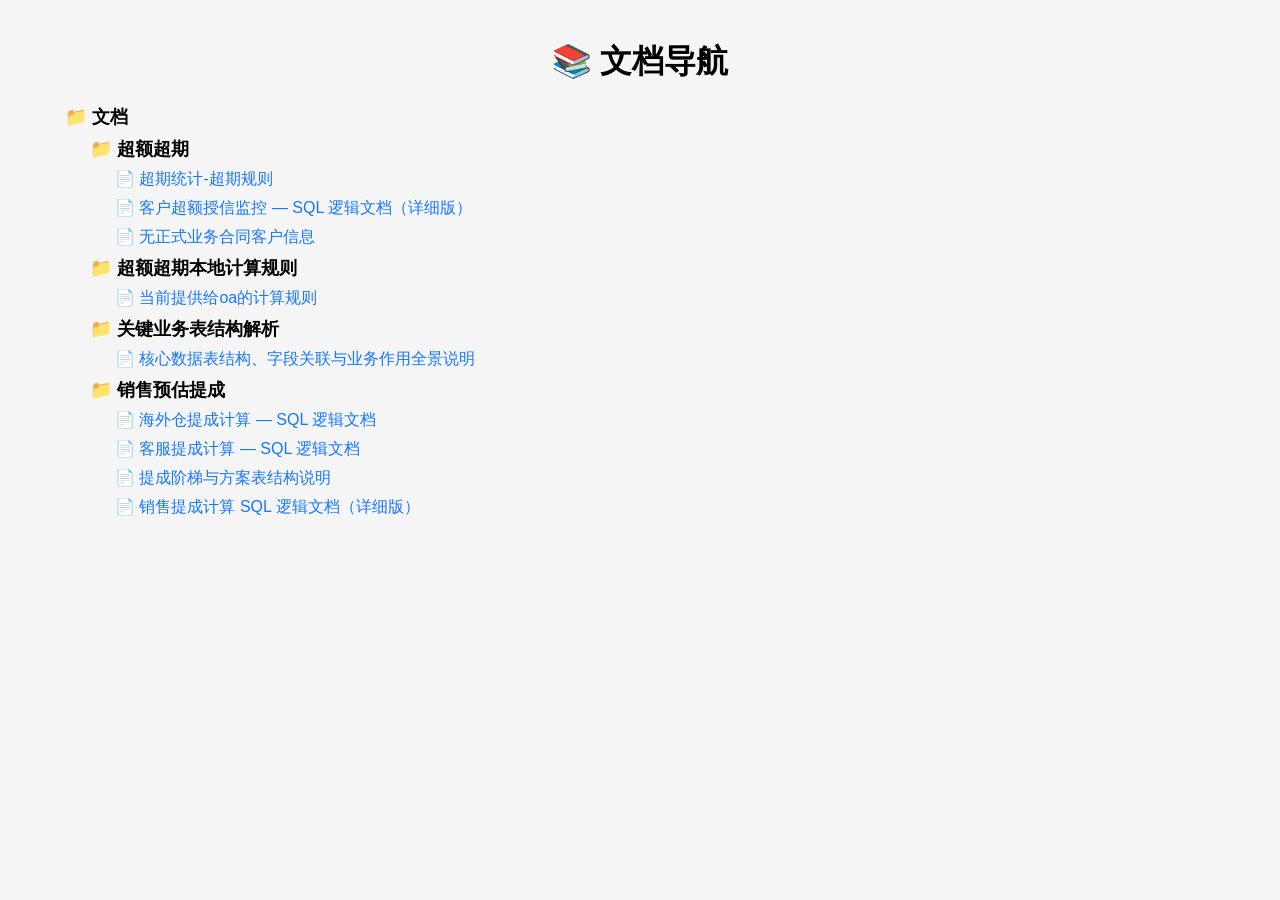
<file: index.html>
<!DOCTYPE html>
<html lang="zh-CN">
<head>
<meta charset="UTF-8">
<title>文档导航</title>
<style>
body { font-family: "Microsoft YaHei",sans-serif; margin:40px; background:#f5f5f5; }
h1 { text-align:center; }
ul { list-style:none; padding-left:25px; }
li { margin:8px 0; }
a { color:#1677ff; text-decoration:none; }
a:hover { text-decoration:underline; }
strong { font-size:18px; }
.folder > strong { cursor: pointer; user-select: none; }
.folder-children { display: block; }
</style>
</head>
<body>
<h1>📚 文档导航</h1>
<ul>
<li class="folder">
    <strong>📁 文档</strong>
    <ul class="folder-children">
<li class="folder">
    <strong>📁 超额超期</strong>
    <ul class="folder-children">
<li>📄 <a href="%E6%96%87%E6%A1%A3/%E8%B6%85%E9%A2%9D%E8%B6%85%E6%9C%9F/%E8%B6%85%E6%9C%9F%E7%BB%9F%E8%AE%A1-%E8%B6%85%E6%9C%9F%E8%A7%84%E5%88%99.html">超期统计-超期规则</a></li>
<li>📄 <a href="%E6%96%87%E6%A1%A3/%E8%B6%85%E9%A2%9D%E8%B6%85%E6%9C%9F/%E5%AE%A2%E6%88%B7%E8%B6%85%E9%A2%9D%E6%8E%88%E4%BF%A1%E7%9B%91%E6%8E%A7%20%E2%80%94%20SQL%20%E9%80%BB%E8%BE%91%E6%96%87%E6%A1%A3%EF%BC%88%E8%AF%A6%E7%BB%86%E7%89%88%EF%BC%89.html">客户超额授信监控 — SQL 逻辑文档（详细版）</a></li>
<li>📄 <a href="%E6%96%87%E6%A1%A3/%E8%B6%85%E9%A2%9D%E8%B6%85%E6%9C%9F/%E6%97%A0%E6%AD%A3%E5%BC%8F%E4%B8%9A%E5%8A%A1%E5%90%88%E5%90%8C%E5%AE%A2%E6%88%B7%E4%BF%A1%E6%81%AF.html">无正式业务合同客户信息</a></li></ul>
</li>
<li class="folder">
    <strong>📁 超额超期本地计算规则</strong>
    <ul class="folder-children">
<li>📄 <a href="%E6%96%87%E6%A1%A3/%E8%B6%85%E9%A2%9D%E8%B6%85%E6%9C%9F%E6%9C%AC%E5%9C%B0%E8%AE%A1%E7%AE%97%E8%A7%84%E5%88%99/%E5%BD%93%E5%89%8D%E6%8F%90%E4%BE%9B%E7%BB%99oa%E7%9A%84%E8%AE%A1%E7%AE%97%E8%A7%84%E5%88%99.html">当前提供给oa的计算规则</a></li></ul>
</li>
<li class="folder">
    <strong>📁 关键业务表结构解析</strong>
    <ul class="folder-children">
<li>📄 <a href="%E6%96%87%E6%A1%A3/%E5%85%B3%E9%94%AE%E4%B8%9A%E5%8A%A1%E8%A1%A8%E7%BB%93%E6%9E%84%E8%A7%A3%E6%9E%90/%E6%A0%B8%E5%BF%83%E6%95%B0%E6%8D%AE%E8%A1%A8%E7%BB%93%E6%9E%84%E3%80%81%E5%AD%97%E6%AE%B5%E5%85%B3%E8%81%94%E4%B8%8E%E4%B8%9A%E5%8A%A1%E4%BD%9C%E7%94%A8%E5%85%A8%E6%99%AF%E8%AF%B4%E6%98%8E.html">核心数据表结构、字段关联与业务作用全景说明</a></li></ul>
</li>
<li class="folder">
    <strong>📁 销售预估提成</strong>
    <ul class="folder-children">
<li>📄 <a href="%E6%96%87%E6%A1%A3/%E9%94%80%E5%94%AE%E9%A2%84%E4%BC%B0%E6%8F%90%E6%88%90/%E6%B5%B7%E5%A4%96%E4%BB%93%E6%8F%90%E6%88%90%E8%AE%A1%E7%AE%97%20%E2%80%94%20SQL%20%E9%80%BB%E8%BE%91%E6%96%87%E6%A1%A3.html">海外仓提成计算 — SQL 逻辑文档</a></li>
<li>📄 <a href="%E6%96%87%E6%A1%A3/%E9%94%80%E5%94%AE%E9%A2%84%E4%BC%B0%E6%8F%90%E6%88%90/%E5%AE%A2%E6%9C%8D%E6%8F%90%E6%88%90%E8%AE%A1%E7%AE%97%20%E2%80%94%20SQL%20%E9%80%BB%E8%BE%91%E6%96%87%E6%A1%A3.html">客服提成计算 — SQL 逻辑文档</a></li>
<li>📄 <a href="%E6%96%87%E6%A1%A3/%E9%94%80%E5%94%AE%E9%A2%84%E4%BC%B0%E6%8F%90%E6%88%90/%E6%8F%90%E6%88%90%E9%98%B6%E6%A2%AF%E4%B8%8E%E6%96%B9%E6%A1%88%E8%A1%A8%E7%BB%93%E6%9E%84%E8%AF%B4%E6%98%8E.html">提成阶梯与方案表结构说明</a></li>
<li>📄 <a href="%E6%96%87%E6%A1%A3/%E9%94%80%E5%94%AE%E9%A2%84%E4%BC%B0%E6%8F%90%E6%88%90/%E9%94%80%E5%94%AE%E6%8F%90%E6%88%90%E8%AE%A1%E7%AE%97%20SQL%20%E9%80%BB%E8%BE%91%E6%96%87%E6%A1%A3%EF%BC%88%E8%AF%A6%E7%BB%86%E7%89%88%EF%BC%89.html">销售提成计算 SQL 逻辑文档（详细版）</a></li></ul>
</li></ul>
</li></ul>
<script>
(function() {
    document.querySelectorAll('.folder').forEach(folder => {
        folder.addEventListener('click', function(e) {
            if (e.target.closest('a')) return;
            const children = this.querySelector('.folder-children');
            if (!children) return;
            if (children.contains(e.target)) return;
            const display = window.getComputedStyle(children).display;
            children.style.display = display === 'none' ? 'block' : 'none';
        });
    });
})();
</script>
</body>
</html>
</file>
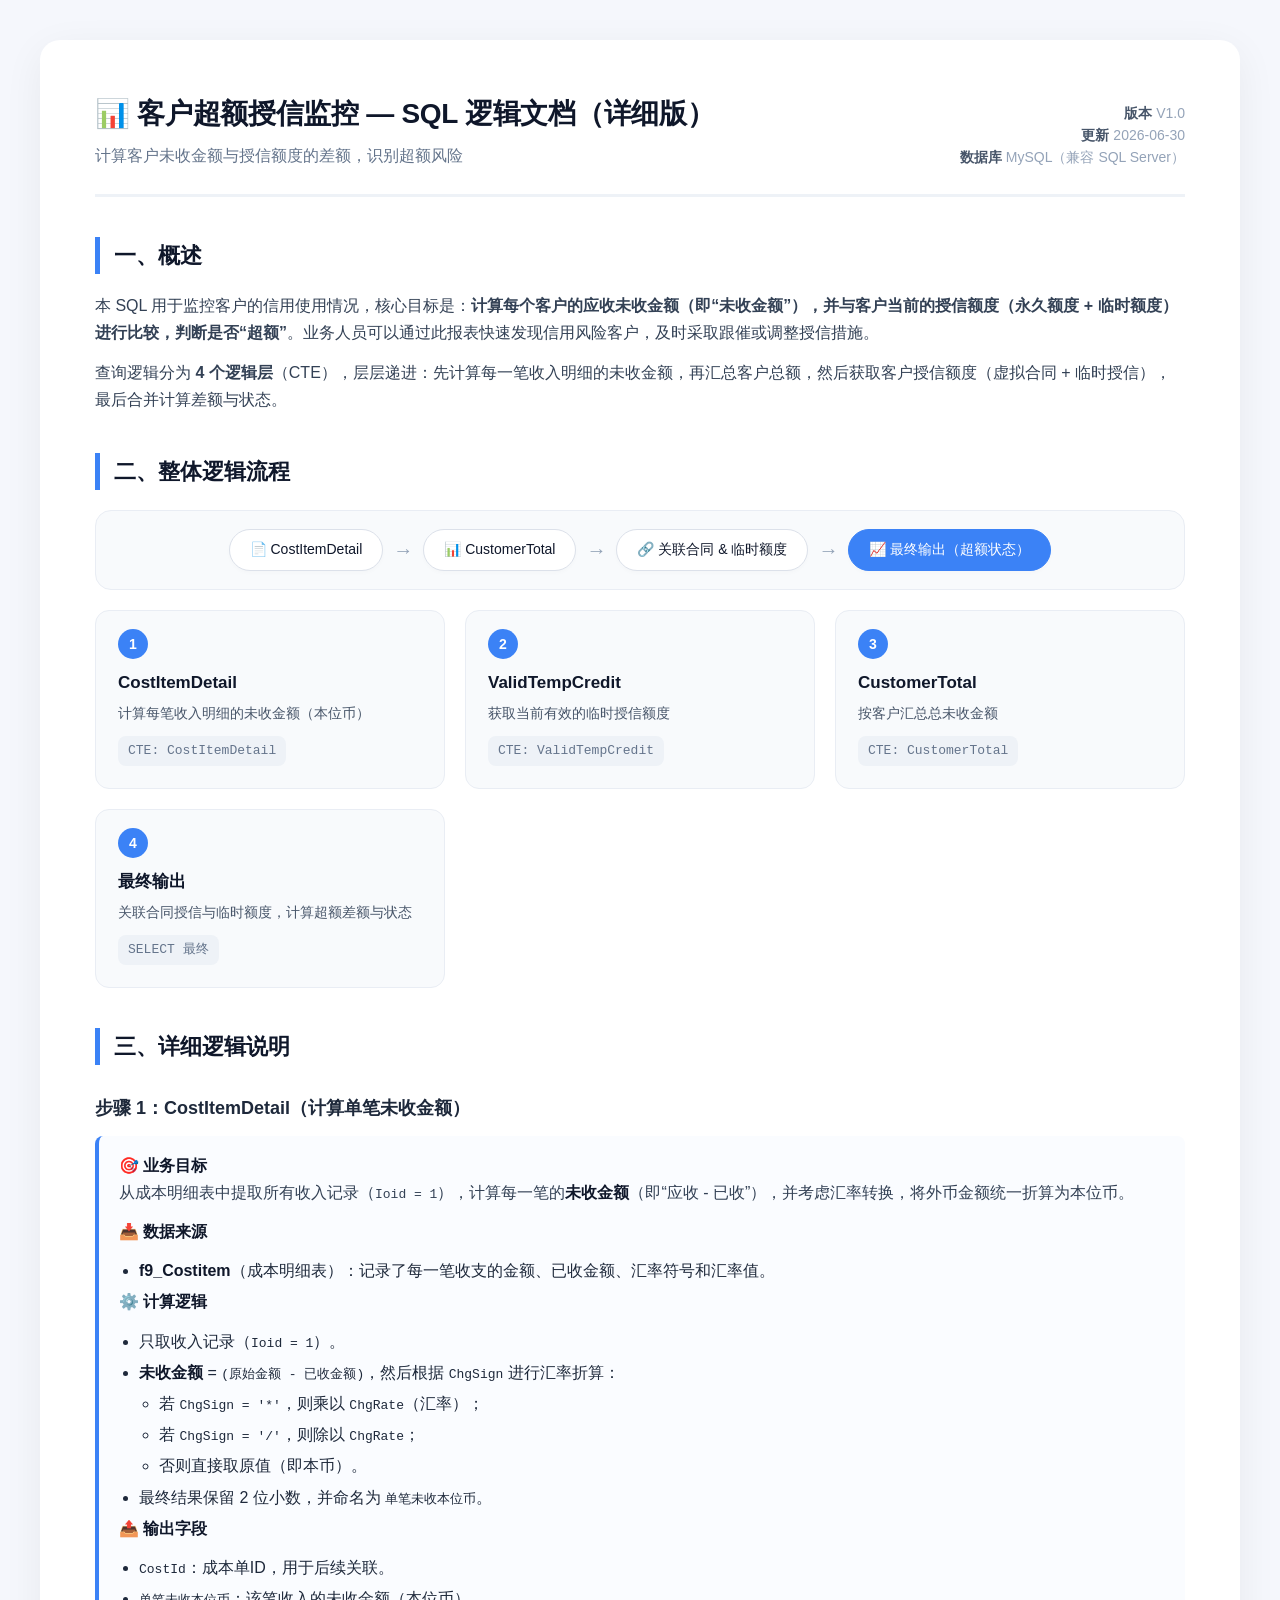
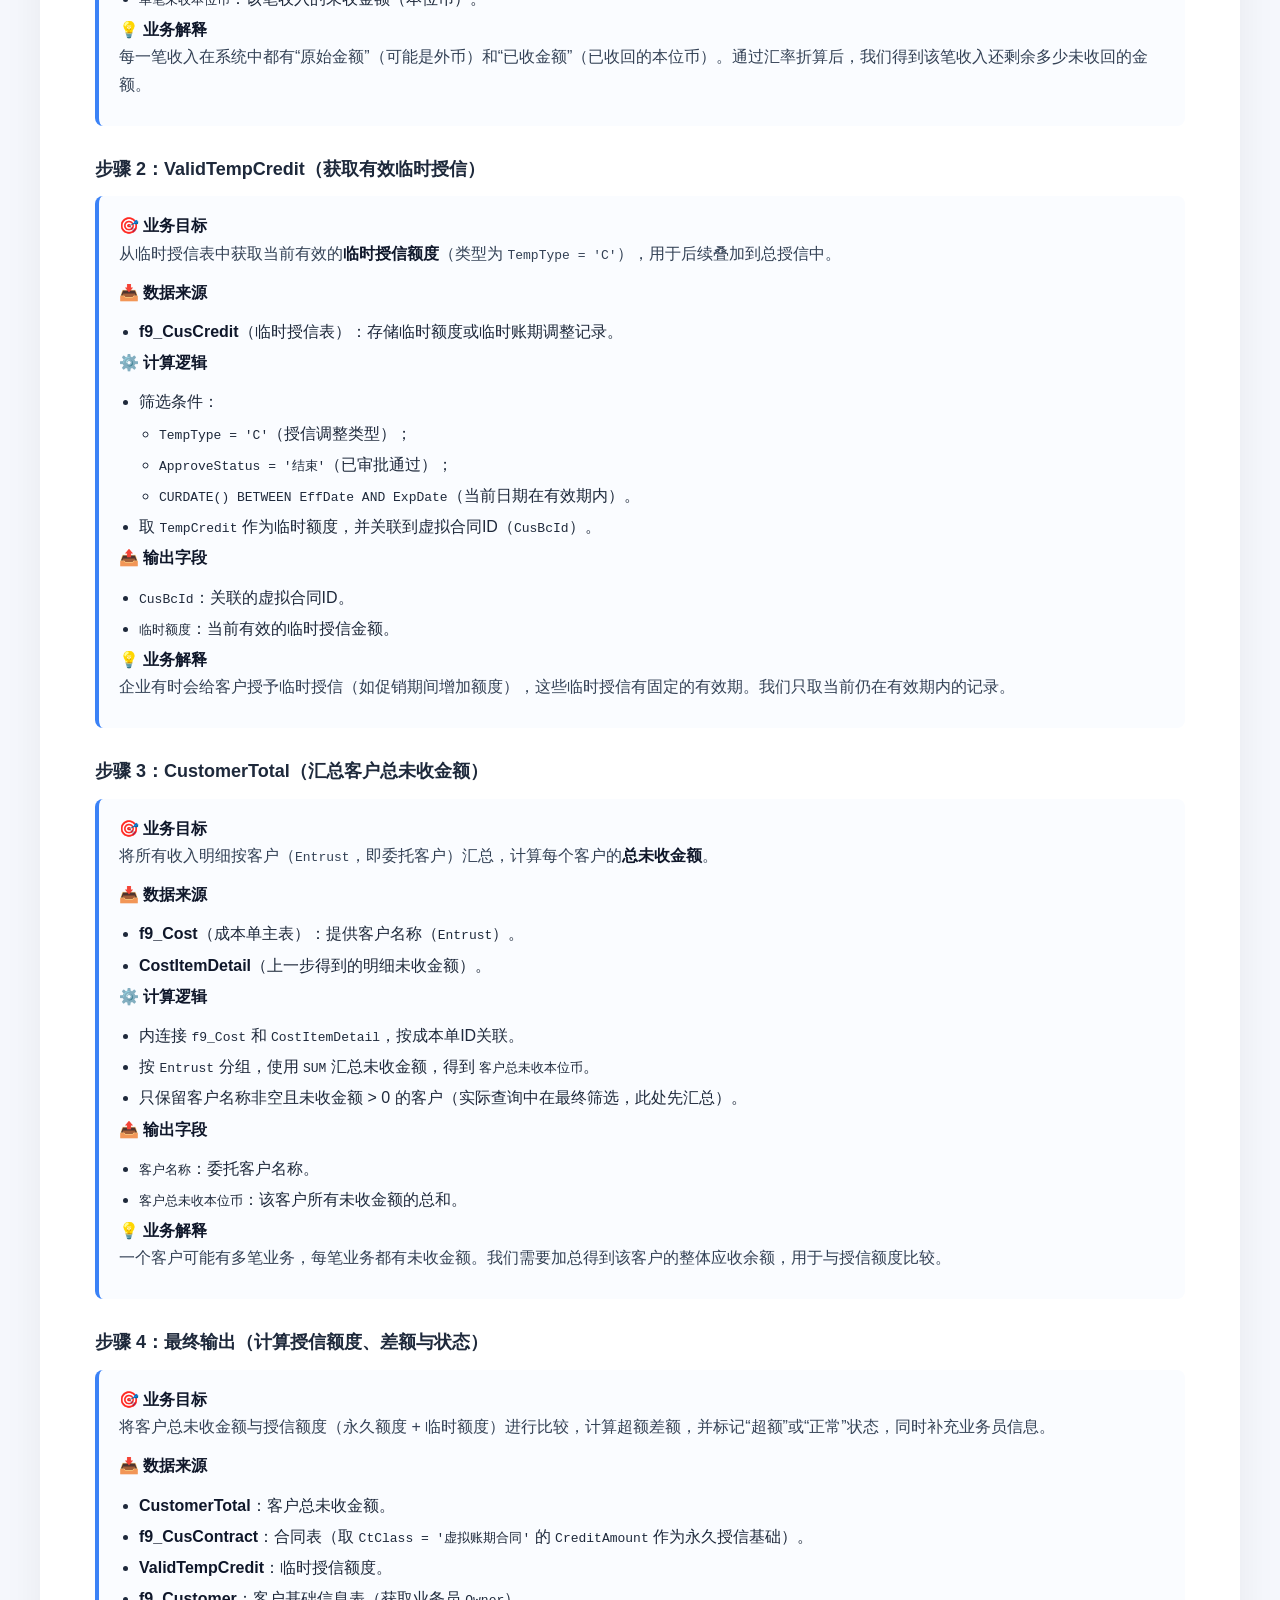
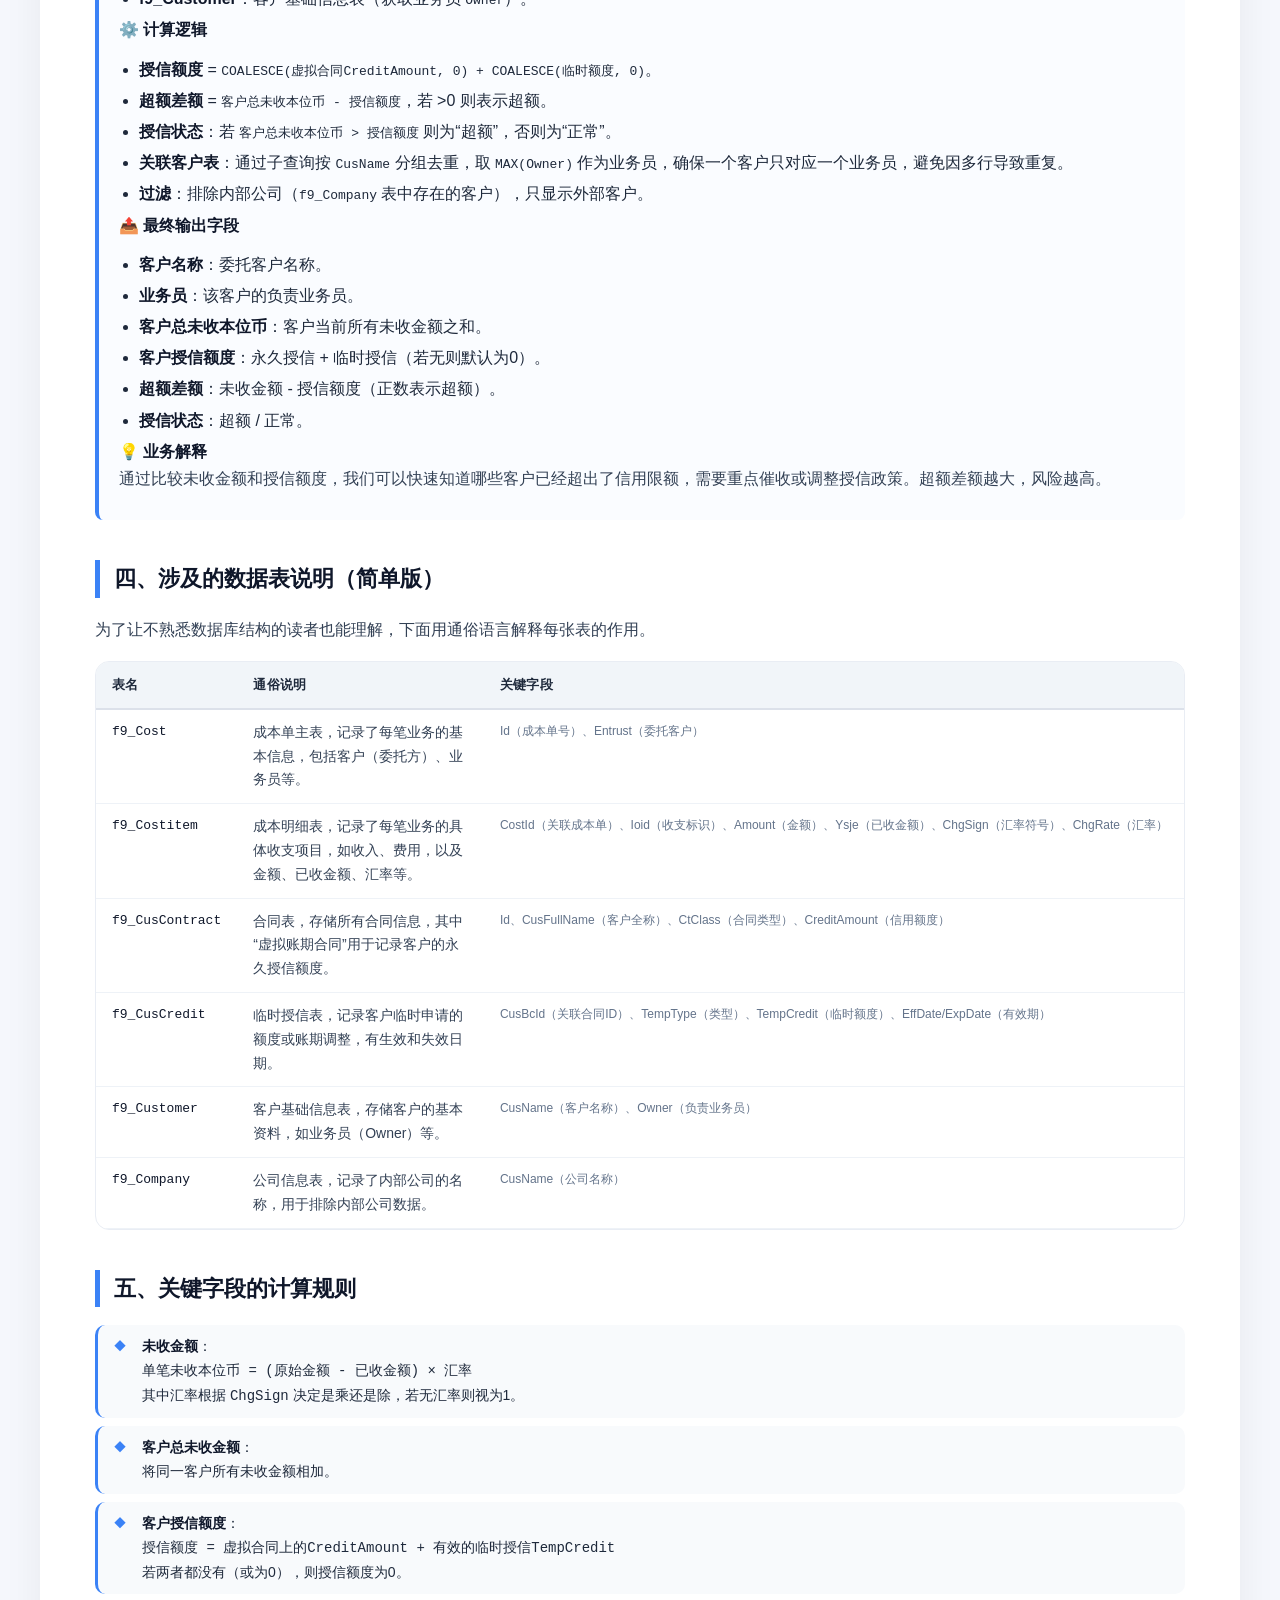
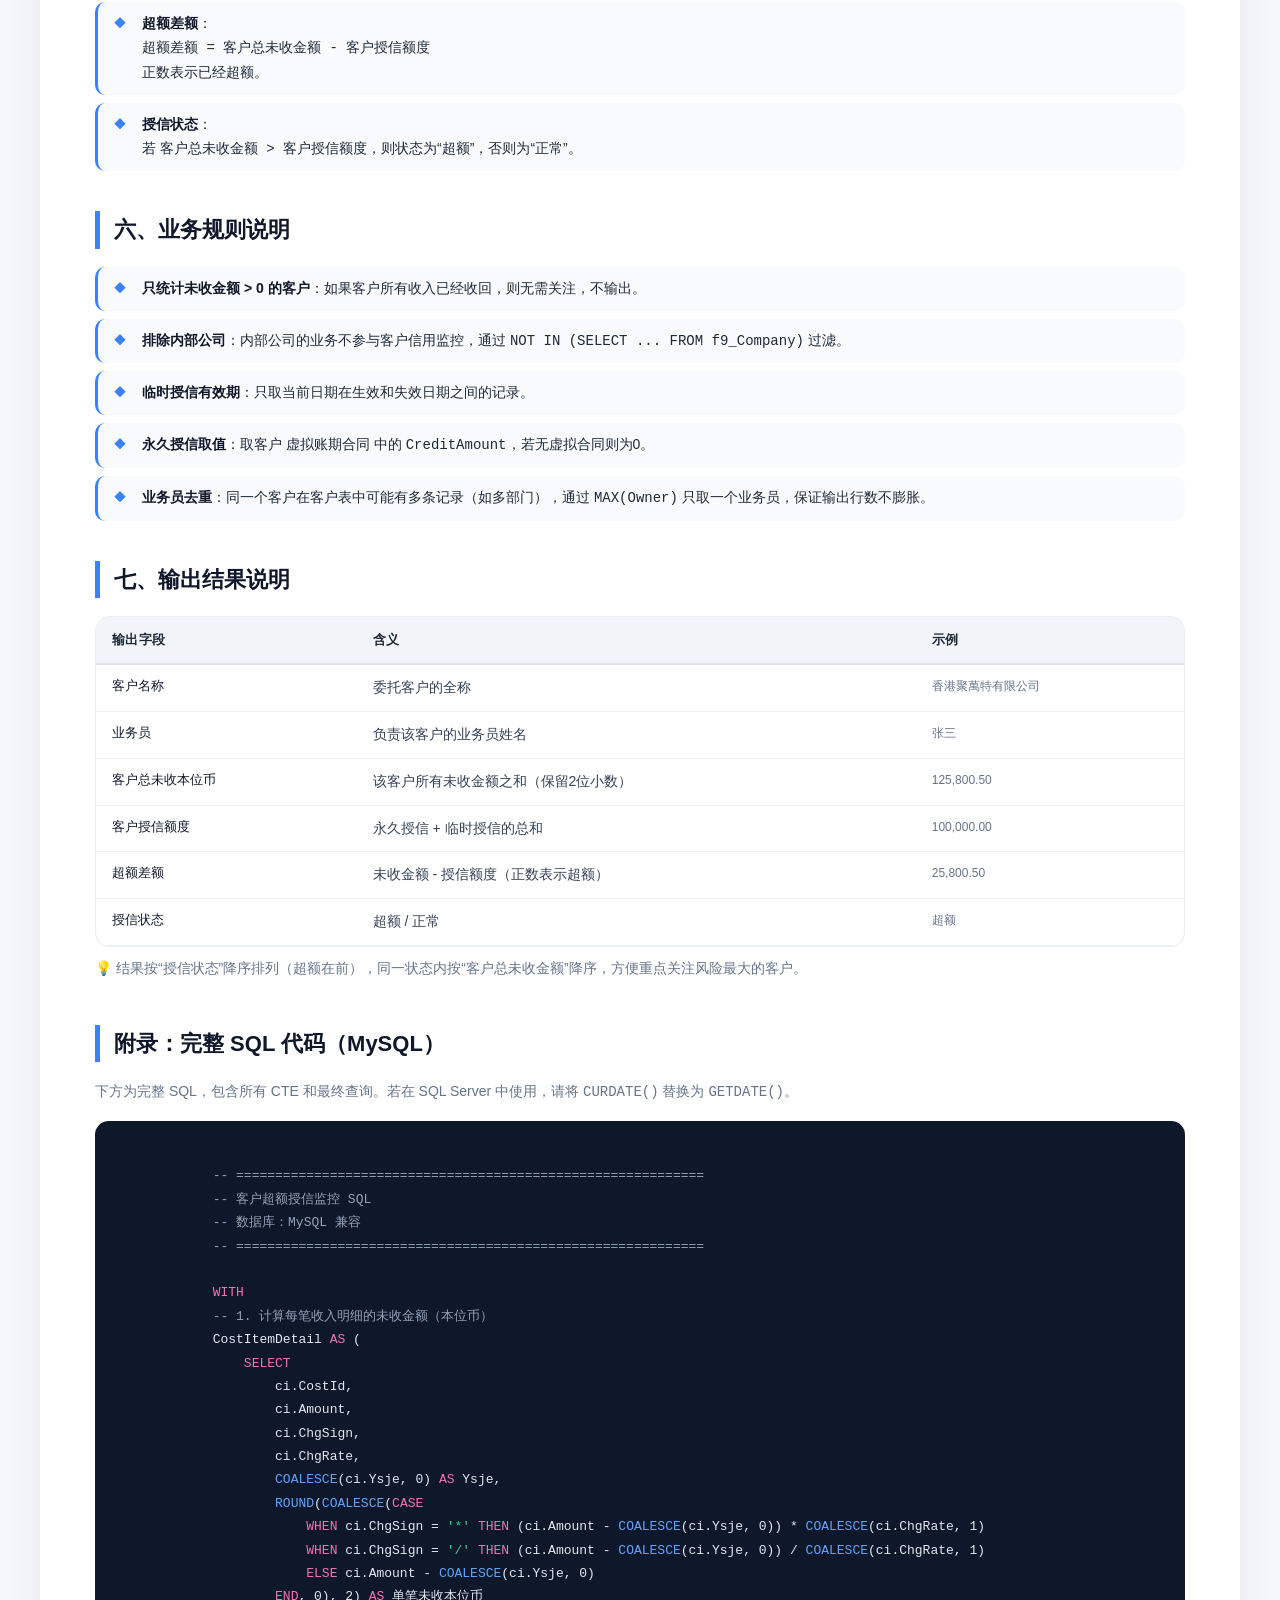
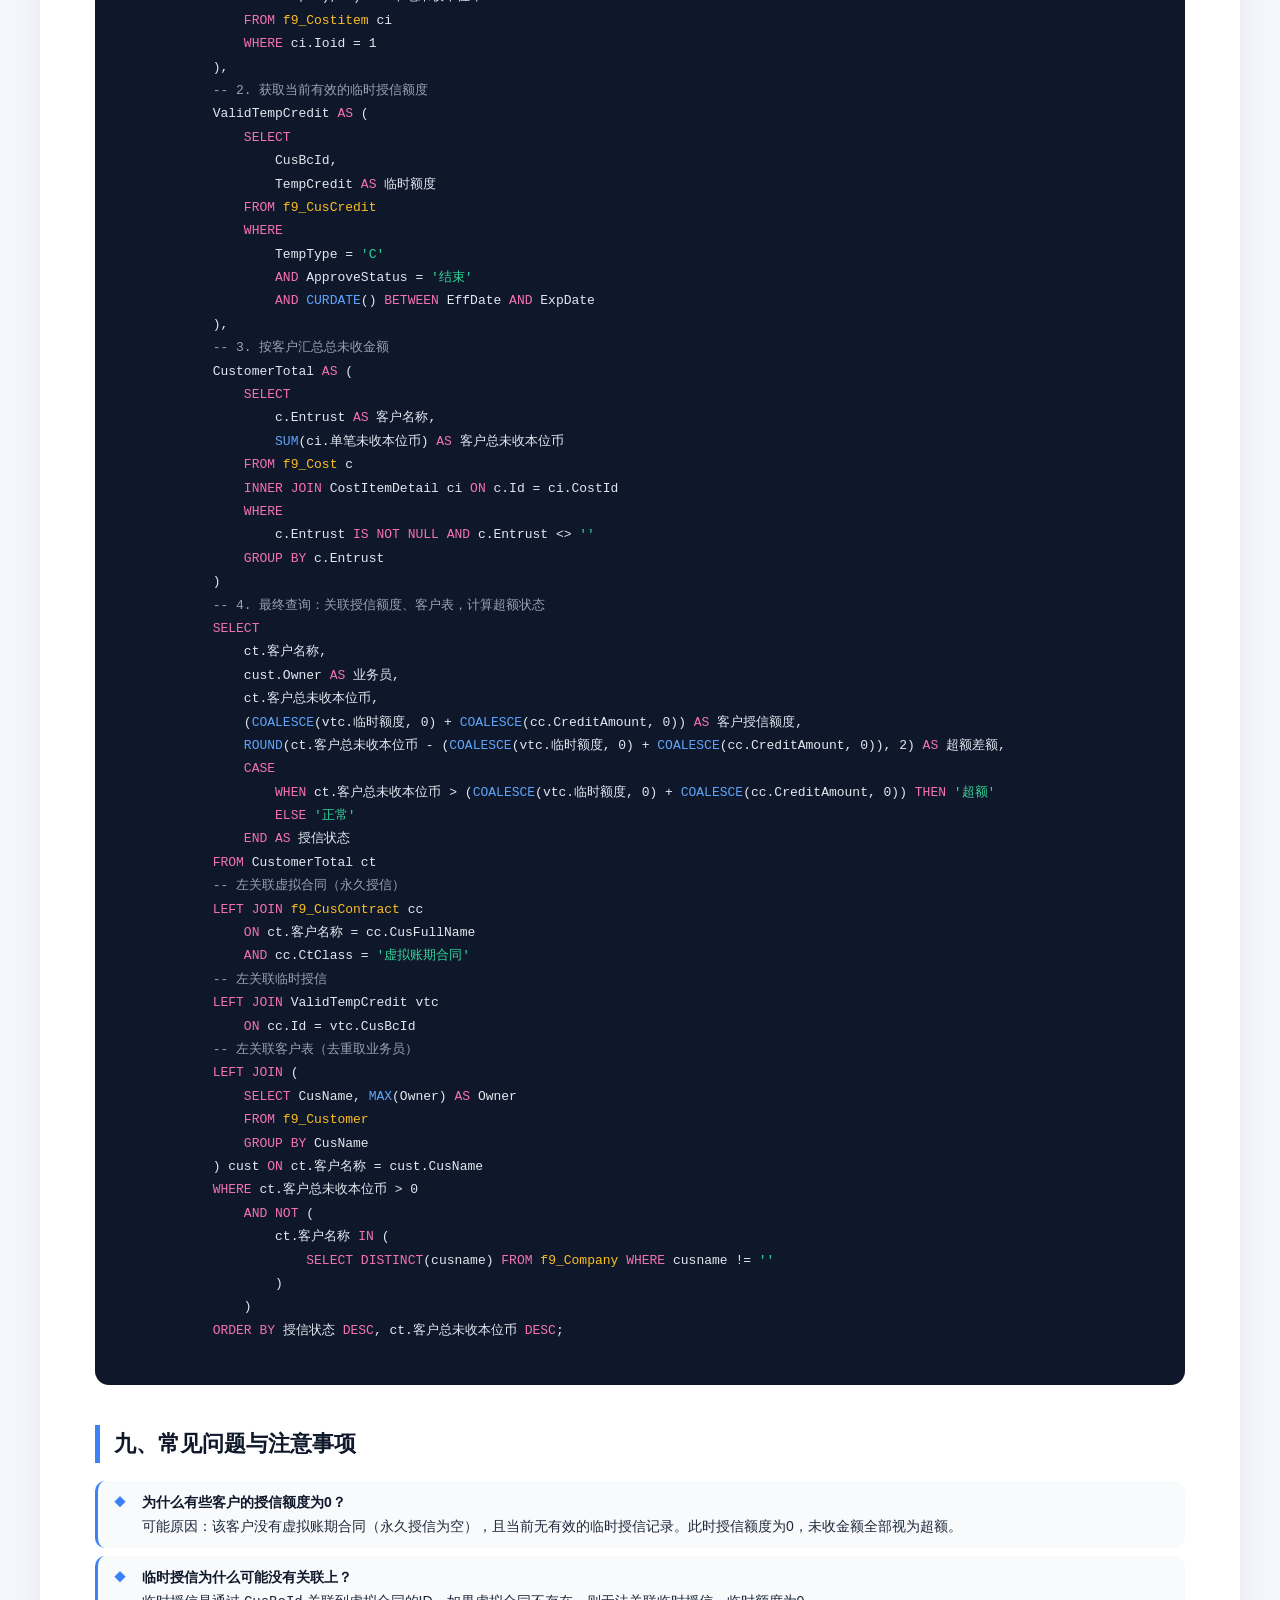
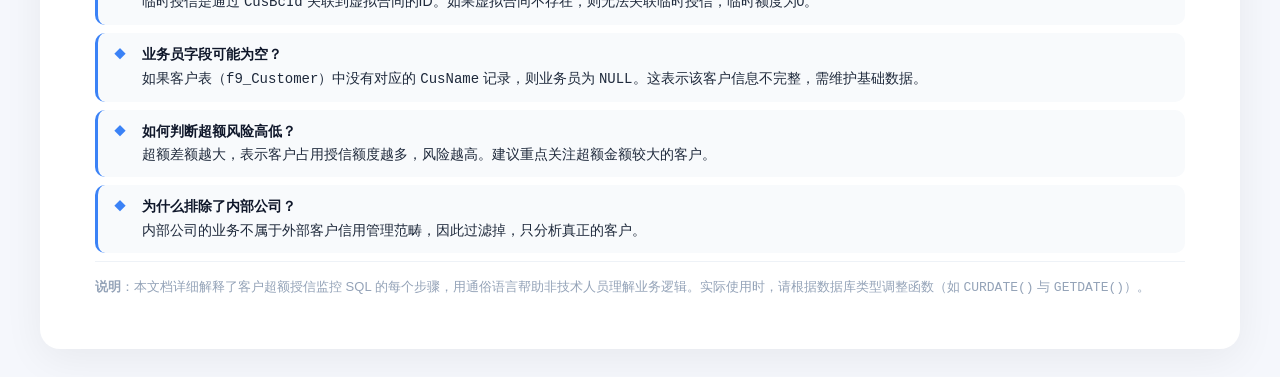
<file: 文档/超额超期/客户超额授信监控 — SQL 逻辑文档（详细版）.html>
<!DOCTYPE html>
<html lang="zh-CN">
<head>
    <meta charset="UTF-8" />
    <meta name="viewport" content="width=device-width, initial-scale=1.0" />
    <title>客户超额授信监控 — SQL 逻辑文档（详细版）</title>
    <style>
        * {
            margin: 0;
            padding: 0;
            box-sizing: border-box;
        }

        body {
            font-family: -apple-system, BlinkMacSystemFont, "Segoe UI", Roboto, "Helvetica Neue", Arial, sans-serif;
            background: #f5f7fc;
            color: #1e293b;
            padding: 40px 20px;
            line-height: 1.7;
        }

        .container {
            max-width: 1200px;
            margin: 0 auto;
            background: #ffffff;
            border-radius: 20px;
            box-shadow: 0 10px 40px rgba(0, 0, 0, 0.06);
            padding: 50px 55px;
        }

        .doc-header {
            border-bottom: 3px solid #eef2f7;
            padding-bottom: 25px;
            margin-bottom: 35px;
            display: flex;
            justify-content: space-between;
            align-items: flex-end;
            flex-wrap: wrap;
        }

        .doc-header h1 {
            font-size: 28px;
            font-weight: 700;
            color: #0f172a;
            letter-spacing: -0.3px;
        }

        .doc-header .subtitle {
            font-size: 16px;
            color: #64748b;
            margin-top: 4px;
            font-weight: 400;
        }

        .doc-header .meta {
            text-align: right;
            color: #94a3b8;
            font-size: 14px;
            line-height: 1.6;
        }

        .doc-header .meta strong {
            color: #475569;
        }

        h2 {
            font-size: 22px;
            font-weight: 600;
            color: #0f172a;
            margin-top: 40px;
            margin-bottom: 18px;
            padding-left: 14px;
            border-left: 5px solid #3b82f6;
        }

        h3 {
            font-size: 18px;
            font-weight: 600;
            color: #1e293b;
            margin-top: 28px;
            margin-bottom: 12px;
        }

        h4 {
            font-size: 15px;
            font-weight: 600;
            color: #334155;
            margin-top: 18px;
            margin-bottom: 6px;
        }

        p {
            margin-bottom: 12px;
            color: #334155;
        }

        .badge {
            display: inline-block;
            background: #dbeafe;
            color: #1d4ed8;
            font-size: 13px;
            font-weight: 600;
            padding: 0 10px;
            border-radius: 30px;
            line-height: 26px;
            margin-right: 6px;
        }

        .badge.green {
            background: #dcfce7;
            color: #15803d;
        }

        .badge.orange {
            background: #fef3c7;
            color: #b45309;
        }

        .badge.purple {
            background: #ede9fe;
            color: #7c3aed;
        }

        .badge.red {
            background: #fee2e2;
            color: #b91c1c;
        }

        .step-grid {
            display: grid;
            grid-template-columns: repeat(auto-fit, minmax(280px, 1fr));
            gap: 20px;
            margin: 20px 0 10px;
        }

        .step-card {
            background: #f8fafc;
            border-radius: 14px;
            padding: 18px 22px 22px;
            border: 1px solid #e9edf4;
            transition: 0.2s;
        }

        .step-card:hover {
            border-color: #b9c7e0;
            background: #f1f5f9;
        }

        .step-card .step-num {
            display: inline-block;
            background: #3b82f6;
            color: #fff;
            font-weight: 700;
            font-size: 14px;
            width: 30px;
            height: 30px;
            text-align: center;
            line-height: 30px;
            border-radius: 30px;
            margin-bottom: 10px;
        }

        .step-card .step-title {
            font-weight: 600;
            font-size: 17px;
            color: #0f172a;
            margin-bottom: 4px;
        }

        .step-card .step-desc {
            font-size: 14px;
            color: #475569;
            margin-bottom: 6px;
        }

        .step-card .step-sql {
            font-size: 13px;
            color: #64748b;
            background: #eef2f7;
            padding: 4px 10px;
            border-radius: 8px;
            display: inline-block;
            font-family: "SF Mono", Menlo, Consolas, monospace;
            margin-top: 4px;
        }

        .table-wrap {
            overflow-x: auto;
            margin: 18px 0 10px;
            border-radius: 14px;
            border: 1px solid #e9edf4;
        }

        table {
            width: 100%;
            border-collapse: collapse;
            font-size: 14px;
        }

        table thead {
            background: #f1f5f9;
        }

        table th {
            text-align: left;
            padding: 12px 16px;
            font-weight: 600;
            color: #1e293b;
            font-size: 13px;
            letter-spacing: 0.3px;
            border-bottom: 2px solid #dce1ea;
        }

        table td {
            padding: 11px 16px;
            border-bottom: 1px solid #eef2f7;
            vertical-align: top;
            color: #1e293b;
        }

        table tbody tr:hover {
            background: #fafcff;
        }

        table .col-table {
            font-family: "SF Mono", Menlo, Consolas, monospace;
            font-size: 13px;
            color: #0f172a;
            font-weight: 500;
            white-space: nowrap;
        }

        table .col-desc {
            color: #334155;
        }

        table .col-source {
            font-size: 12px;
            color: #64748b;
            white-space: nowrap;
        }

        .rule-list {
            list-style: none;
            padding: 0;
            margin: 10px 0 6px;
        }

        .rule-list li {
            padding: 10px 16px 10px 44px;
            background: #f8fafc;
            border-radius: 10px;
            margin-bottom: 8px;
            position: relative;
            border-left: 3px solid #3b82f6;
            color: #1e293b;
            font-size: 14px;
        }

        .rule-list li::before {
            content: "◆";
            color: #3b82f6;
            position: absolute;
            left: 16px;
            font-size: 12px;
            top: 11px;
        }

        .rule-list li strong {
            color: #0f172a;
        }

        .code-block {
            background: #0f172a;
            color: #e2e8f0;
            border-radius: 14px;
            padding: 20px 24px;
            overflow-x: auto;
            font-family: "SF Mono", Menlo, Consolas, monospace;
            font-size: 13px;
            line-height: 1.8;
            margin: 16px 0 10px;
            white-space: pre-wrap;
            word-break: break-word;
        }

        .code-block .comment {
            color: #94a3b8;
        }

        .code-block .keyword {
            color: #f472b6;
        }

        .code-block .func {
            color: #60a5fa;
        }

        .code-block .string {
            color: #34d399;
        }

        .code-block .table-name {
            color: #fbbf24;
        }

        .flow {
            display: flex;
            flex-wrap: wrap;
            align-items: center;
            justify-content: center;
            gap: 6px 10px;
            margin: 20px 0 14px;
            padding: 18px 20px;
            background: #f8fafc;
            border-radius: 16px;
            border: 1px solid #e9edf4;
        }

        .flow-item {
            background: #ffffff;
            border-radius: 30px;
            padding: 8px 20px;
            font-size: 14px;
            font-weight: 500;
            color: #0f172a;
            border: 1px solid #dce1ea;
            box-shadow: 0 2px 4px rgba(0, 0, 0, 0.02);
            white-space: nowrap;
        }

        .flow-item.highlight {
            background: #3b82f6;
            color: #fff;
            border-color: #3b82f6;
        }

        .flow-arrow {
            color: #94a3b8;
            font-size: 20px;
            font-weight: 300;
        }

        .detail-box {
            background: #fafcff;
            border-left: 4px solid #3b82f6;
            padding: 16px 20px;
            margin: 12px 0 16px;
            border-radius: 8px;
        }

        .detail-box strong {
            color: #0f172a;
        }

        .detail-box ul {
            margin-left: 20px;
            margin-top: 4px;
        }

        .detail-box ul li {
            margin-bottom: 4px;
        }

        .footnote {
            font-size: 13px;
            color: #94a3b8;
            margin-top: 6px;
            border-top: 1px solid #eef2f7;
            padding-top: 14px;
        }

        @media (max-width: 768px) {
            .container {
                padding: 25px 18px;
            }

            .doc-header {
                flex-direction: column;
                align-items: flex-start;
            }

            .doc-header .meta {
                text-align: left;
                margin-top: 10px;
            }

            .flow {
                flex-direction: column;
                gap: 8px;
            }

            .flow-arrow {
                transform: rotate(90deg);
            }

            .step-grid {
                grid-template-columns: 1fr;
            }

            table td,
            table th {
                padding: 8px 10px;
                font-size: 13px;
            }

            .code-block {
                font-size: 12px;
                padding: 14px 16px;
            }
        }
    </style>
</head>
<body>
    <div class="container">

        <!-- ========== 文档头部 ========== -->
        <div class="doc-header">
            <div>
                <h1>📊 客户超额授信监控 &mdash; SQL 逻辑文档（详细版）</h1>
                <div class="subtitle">计算客户未收金额与授信额度的差额，识别超额风险</div>
            </div>
            <div class="meta">
                <strong>版本</strong> V1.0<br />
                <strong>更新</strong> 2026-06-30<br />
                <strong>数据库</strong> MySQL（兼容 SQL Server）
            </div>
        </div>

        <!-- ========== 一、概述 ========== -->
        <h2>一、概述</h2>
        <p>
            本 SQL 用于监控客户的信用使用情况，核心目标是：<strong>计算每个客户的应收未收金额（即“未收金额”），并与客户当前的授信额度（永久额度 + 临时额度）进行比较，判断是否“超额”</strong>。业务人员可以通过此报表快速发现信用风险客户，及时采取跟催或调整授信措施。
        </p>
        <p>
            查询逻辑分为 <strong>4 个逻辑层</strong>（CTE），层层递进：先计算每一笔收入明细的未收金额，再汇总客户总额，然后获取客户授信额度（虚拟合同 + 临时授信），最后合并计算差额与状态。
        </p>

        <!-- ========== 二、整体逻辑流程 ========== -->
        <h2>二、整体逻辑流程</h2>
        <div class="flow">
            <span class="flow-item">📄 CostItemDetail</span>
            <span class="flow-arrow">→</span>
            <span class="flow-item">📊 CustomerTotal</span>
            <span class="flow-arrow">→</span>
            <span class="flow-item">🔗 关联合同 &amp; 临时额度</span>
            <span class="flow-arrow">→</span>
            <span class="flow-item highlight">📈 最终输出（超额状态）</span>
        </div>

        <div class="step-grid">
            <div class="step-card">
                <div class="step-num">1</div>
                <div class="step-title">CostItemDetail</div>
                <div class="step-desc">计算每笔收入明细的未收金额（本位币）</div>
                <span class="step-sql">CTE: CostItemDetail</span>
            </div>
            <div class="step-card">
                <div class="step-num">2</div>
                <div class="step-title">ValidTempCredit</div>
                <div class="step-desc">获取当前有效的临时授信额度</div>
                <span class="step-sql">CTE: ValidTempCredit</span>
            </div>
            <div class="step-card">
                <div class="step-num">3</div>
                <div class="step-title">CustomerTotal</div>
                <div class="step-desc">按客户汇总总未收金额</div>
                <span class="step-sql">CTE: CustomerTotal</span>
            </div>
            <div class="step-card">
                <div class="step-num">4</div>
                <div class="step-title">最终输出</div>
                <div class="step-desc">关联合同授信与临时额度，计算超额差额与状态</div>
                <span class="step-sql">SELECT 最终</span>
            </div>
        </div>

        <!-- ========== 三、详细逻辑说明 ========== -->
        <h2>三、详细逻辑说明</h2>

        <!-- ===== 步骤1：CostItemDetail ===== -->
        <h3>步骤 1：CostItemDetail（计算单笔未收金额）</h3>
        <div class="detail-box">
            <p><strong>🎯 业务目标</strong><br />
            从成本明细表中提取所有收入记录（<code>Ioid = 1</code>），计算每一笔的<strong>未收金额</strong>（即“应收 - 已收”），并考虑汇率转换，将外币金额统一折算为本位币。
            </p>
            <p><strong>📥 数据来源</strong></p>
            <ul>
                <li><strong>f9_Costitem</strong>（成本明细表）：记录了每一笔收支的金额、已收金额、汇率符号和汇率值。</li>
            </ul>
            <p><strong>⚙️ 计算逻辑</strong></p>
            <ul>
                <li>只取收入记录（<code>Ioid = 1</code>）。</li>
                <li><strong>未收金额</strong> = <code>(原始金额 - 已收金额)</code>，然后根据 <code>ChgSign</code> 进行汇率折算：
                    <ul>
                        <li>若 <code>ChgSign = '*'</code>，则乘以 <code>ChgRate</code>（汇率）；</li>
                        <li>若 <code>ChgSign = '/'</code>，则除以 <code>ChgRate</code>；</li>
                        <li>否则直接取原值（即本币）。</li>
                    </ul>
                </li>
                <li>最终结果保留 2 位小数，并命名为 <code>单笔未收本位币</code>。</li>
            </ul>
            <p><strong>📤 输出字段</strong></p>
            <ul>
                <li><code>CostId</code>：成本单ID，用于后续关联。</li>
                <li><code>单笔未收本位币</code>：该笔收入的未收金额（本位币）。</li>
            </ul>
            <p><strong>💡 业务解释</strong><br />
            每一笔收入在系统中都有“原始金额”（可能是外币）和“已收金额”（已收回的本位币）。通过汇率折算后，我们得到该笔收入还剩余多少未收回的金额。
            </p>
        </div>

        <!-- ===== 步骤2：ValidTempCredit ===== -->
        <h3>步骤 2：ValidTempCredit（获取有效临时授信）</h3>
        <div class="detail-box">
            <p><strong>🎯 业务目标</strong><br />
            从临时授信表中获取当前有效的<strong>临时授信额度</strong>（类型为 <code>TempType = 'C'</code>），用于后续叠加到总授信中。
            </p>
            <p><strong>📥 数据来源</strong></p>
            <ul>
                <li><strong>f9_CusCredit</strong>（临时授信表）：存储临时额度或临时账期调整记录。</li>
            </ul>
            <p><strong>⚙️ 计算逻辑</strong></p>
            <ul>
                <li>筛选条件：
                    <ul>
                        <li><code>TempType = 'C'</code>（授信调整类型）；</li>
                        <li><code>ApproveStatus = '结束'</code>（已审批通过）；</li>
                        <li><code>CURDATE() BETWEEN EffDate AND ExpDate</code>（当前日期在有效期内）。</li>
                    </ul>
                </li>
                <li>取 <code>TempCredit</code> 作为临时额度，并关联到虚拟合同ID（<code>CusBcId</code>）。</li>
            </ul>
            <p><strong>📤 输出字段</strong></p>
            <ul>
                <li><code>CusBcId</code>：关联的虚拟合同ID。</li>
                <li><code>临时额度</code>：当前有效的临时授信金额。</li>
            </ul>
            <p><strong>💡 业务解释</strong><br />
            企业有时会给客户授予临时授信（如促销期间增加额度），这些临时授信有固定的有效期。我们只取当前仍在有效期内的记录。
            </p>
        </div>

        <!-- ===== 步骤3：CustomerTotal ===== -->
        <h3>步骤 3：CustomerTotal（汇总客户总未收金额）</h3>
        <div class="detail-box">
            <p><strong>🎯 业务目标</strong><br />
            将所有收入明细按客户（<code>Entrust</code>，即委托客户）汇总，计算每个客户的<strong>总未收金额</strong>。
            </p>
            <p><strong>📥 数据来源</strong></p>
            <ul>
                <li><strong>f9_Cost</strong>（成本单主表）：提供客户名称（<code>Entrust</code>）。</li>
                <li><strong>CostItemDetail</strong>（上一步得到的明细未收金额）。</li>
            </ul>
            <p><strong>⚙️ 计算逻辑</strong></p>
            <ul>
                <li>内连接 <code>f9_Cost</code> 和 <code>CostItemDetail</code>，按成本单ID关联。</li>
                <li>按 <code>Entrust</code> 分组，使用 <code>SUM</code> 汇总未收金额，得到 <code>客户总未收本位币</code>。</li>
                <li>只保留客户名称非空且未收金额 > 0 的客户（实际查询中在最终筛选，此处先汇总）。</li>
            </ul>
            <p><strong>📤 输出字段</strong></p>
            <ul>
                <li><code>客户名称</code>：委托客户名称。</li>
                <li><code>客户总未收本位币</code>：该客户所有未收金额的总和。</li>
            </ul>
            <p><strong>💡 业务解释</strong><br />
            一个客户可能有多笔业务，每笔业务都有未收金额。我们需要加总得到该客户的整体应收余额，用于与授信额度比较。
            </p>
        </div>

        <!-- ===== 步骤4：最终输出 ===== -->
        <h3>步骤 4：最终输出（计算授信额度、差额与状态）</h3>
        <div class="detail-box">
            <p><strong>🎯 业务目标</strong><br />
            将客户总未收金额与授信额度（永久额度 + 临时额度）进行比较，计算超额差额，并标记“超额”或“正常”状态，同时补充业务员信息。
            </p>
            <p><strong>📥 数据来源</strong></p>
            <ul>
                <li><strong>CustomerTotal</strong>：客户总未收金额。</li>
                <li><strong>f9_CusContract</strong>：合同表（取 <code>CtClass = '虚拟账期合同'</code> 的 <code>CreditAmount</code> 作为永久授信基础）。</li>
                <li><strong>ValidTempCredit</strong>：临时授信额度。</li>
                <li><strong>f9_Customer</strong>：客户基础信息表（获取业务员 <code>Owner</code>）。</li>
            </ul>
            <p><strong>⚙️ 计算逻辑</strong></p>
            <ul>
                <li><strong>授信额度</strong> = <code>COALESCE(虚拟合同CreditAmount, 0) + COALESCE(临时额度, 0)</code>。</li>
                <li><strong>超额差额</strong> = <code>客户总未收本位币 - 授信额度</code>，若 >0 则表示超额。</li>
                <li><strong>授信状态</strong>：若 <code>客户总未收本位币 > 授信额度</code> 则为“超额”，否则为“正常”。</li>
                <li><strong>关联客户表</strong>：通过子查询按 <code>CusName</code> 分组去重，取 <code>MAX(Owner)</code> 作为业务员，确保一个客户只对应一个业务员，避免因多行导致重复。</li>
                <li><strong>过滤</strong>：排除内部公司（<code>f9_Company</code> 表中存在的客户），只显示外部客户。</li>
            </ul>
            <p><strong>📤 最终输出字段</strong></p>
            <ul>
                <li><strong>客户名称</strong>：委托客户名称。</li>
                <li><strong>业务员</strong>：该客户的负责业务员。</li>
                <li><strong>客户总未收本位币</strong>：客户当前所有未收金额之和。</li>
                <li><strong>客户授信额度</strong>：永久授信 + 临时授信（若无则默认为0）。</li>
                <li><strong>超额差额</strong>：未收金额 - 授信额度（正数表示超额）。</li>
                <li><strong>授信状态</strong>：超额 / 正常。</li>
            </ul>
            <p><strong>💡 业务解释</strong><br />
            通过比较未收金额和授信额度，我们可以快速知道哪些客户已经超出了信用限额，需要重点催收或调整授信政策。超额差额越大，风险越高。
            </p>
        </div>

        <!-- ========== 四、数据表与字段含义 ========== -->
        <h2>四、涉及的数据表说明（简单版）</h2>
        <p>为了让不熟悉数据库结构的读者也能理解，下面用通俗语言解释每张表的作用。</p>

        <div class="table-wrap">
            <table>
                <thead><tr><th>表名</th><th>通俗说明</th><th>关键字段</th></tr></thead>
                <tbody>
                    <tr><td class="col-table">f9_Cost</td><td class="col-desc">成本单主表，记录了每笔业务的基本信息，包括客户（委托方）、业务员等。</td><td class="col-source">Id（成本单号）、Entrust（委托客户）</td></tr>
                    <tr><td class="col-table">f9_Costitem</td><td class="col-desc">成本明细表，记录了每笔业务的具体收支项目，如收入、费用，以及金额、已收金额、汇率等。</td><td class="col-source">CostId（关联成本单）、Ioid（收支标识）、Amount（金额）、Ysje（已收金额）、ChgSign（汇率符号）、ChgRate（汇率）</td></tr>
                    <tr><td class="col-table">f9_CusContract</td><td class="col-desc">合同表，存储所有合同信息，其中“虚拟账期合同”用于记录客户的永久授信额度。</td><td class="col-source">Id、CusFullName（客户全称）、CtClass（合同类型）、CreditAmount（信用额度）</td></tr>
                    <tr><td class="col-table">f9_CusCredit</td><td class="col-desc">临时授信表，记录客户临时申请的额度或账期调整，有生效和失效日期。</td><td class="col-source">CusBcId（关联合同ID）、TempType（类型）、TempCredit（临时额度）、EffDate/ExpDate（有效期）</td></tr>
                    <tr><td class="col-table">f9_Customer</td><td class="col-desc">客户基础信息表，存储客户的基本资料，如业务员（Owner）等。</td><td class="col-source">CusName（客户名称）、Owner（负责业务员）</td></tr>
                    <tr><td class="col-table">f9_Company</td><td class="col-desc">公司信息表，记录了内部公司的名称，用于排除内部公司数据。</td><td class="col-source">CusName（公司名称）</td></tr>
                </tbody>
            </table>
        </div>

        <!-- ========== 五、关键字段计算说明 ========== -->
        <h2>五、关键字段的计算规则</h2>
        <ul class="rule-list">
            <li><strong>未收金额</strong>：<br />
                <code>单笔未收本位币 = (原始金额 - 已收金额) × 汇率</code><br />
                其中汇率根据 <code>ChgSign</code> 决定是乘还是除，若无汇率则视为1。
            </li>
            <li><strong>客户总未收金额</strong>：<br />
                将同一客户所有未收金额相加。
            </li>
            <li><strong>客户授信额度</strong>：<br />
                <code>授信额度 = 虚拟合同上的CreditAmount + 有效的临时授信TempCredit</code><br />
                若两者都没有（或为0），则授信额度为0。
            </li>
            <li><strong>超额差额</strong>：<br />
                <code>超额差额 = 客户总未收金额 - 客户授信额度</code><br />
                正数表示已经超额。
            </li>
            <li><strong>授信状态</strong>：<br />
                若 <code>客户总未收金额 > 客户授信额度</code>，则状态为“超额”，否则为“正常”。
            </li>
        </ul>

        <!-- ========== 六、业务规则说明 ========== -->
        <h2>六、业务规则说明</h2>
        <ul class="rule-list">
            <li><strong>只统计未收金额 > 0 的客户</strong>：如果客户所有收入已经收回，则无需关注，不输出。</li>
            <li><strong>排除内部公司</strong>：内部公司的业务不参与客户信用监控，通过 <code>NOT IN (SELECT ... FROM f9_Company)</code> 过滤。</li>
            <li><strong>临时授信有效期</strong>：只取当前日期在生效和失效日期之间的记录。</li>
            <li><strong>永久授信取值</strong>：取客户 <code>虚拟账期合同</code> 中的 <code>CreditAmount</code>，若无虚拟合同则为0。</li>
            <li><strong>业务员去重</strong>：同一个客户在客户表中可能有多条记录（如多部门），通过 <code>MAX(Owner)</code> 只取一个业务员，保证输出行数不膨胀。</li>
        </ul>

        <!-- ========== 七、输出结果说明 ========== -->
        <h2>七、输出结果说明</h2>
        <div class="table-wrap">
            <table>
                <thead><tr><th>输出字段</th><th>含义</th><th>示例</th></tr></thead>
                <tbody>
                    <tr><td class="col-table">客户名称</td><td class="col-desc">委托客户的全称</td><td class="col-source">香港聚萬特有限公司</td></tr>
                    <tr><td class="col-table">业务员</td><td class="col-desc">负责该客户的业务员姓名</td><td class="col-source">张三</td></tr>
                    <tr><td class="col-table">客户总未收本位币</td><td class="col-desc">该客户所有未收金额之和（保留2位小数）</td><td class="col-source">125,800.50</td></tr>
                    <tr><td class="col-table">客户授信额度</td><td class="col-desc">永久授信 + 临时授信的总和</td><td class="col-source">100,000.00</td></tr>
                    <tr><td class="col-table">超额差额</td><td class="col-desc">未收金额 - 授信额度（正数表示超额）</td><td class="col-source">25,800.50</td></tr>
                    <tr><td class="col-table">授信状态</td><td class="col-desc">超额 / 正常</td><td class="col-source">超额</td></tr>
                </tbody>
            </table>
        </div>
        <p style="font-size:14px;color:#64748b;margin-top:6px;">
            💡 结果按“授信状态”降序排列（超额在前），同一状态内按“客户总未收金额”降序，方便重点关注风险最大的客户。
        </p>

        <!-- ========== 八、附录：完整 SQL 代码（MySQL 版） ========== -->
        <h2 style="margin-top:44px;">附录：完整 SQL 代码（MySQL）</h2>
        <p style="font-size:14px;color:#64748b;margin-bottom:6px;">
            下方为完整 SQL，包含所有 CTE 和最终查询。若在 SQL Server 中使用，请将 <code>CURDATE()</code> 替换为 <code>GETDATE()</code>。
        </p>
        <div class="code-block">
            <span class="comment">-- ============================================================</span>
            <span class="comment">-- 客户超额授信监控 SQL</span>
            <span class="comment">-- 数据库：MySQL 兼容</span>
            <span class="comment">-- ============================================================</span>

            <span class="keyword">WITH</span>
            <span class="comment">-- 1. 计算每笔收入明细的未收金额（本位币）</span>
            CostItemDetail <span class="keyword">AS</span> (
                <span class="keyword">SELECT</span>
                    ci.CostId,
                    ci.Amount,
                    ci.ChgSign,
                    ci.ChgRate,
                    <span class="func">COALESCE</span>(ci.Ysje, 0) <span class="keyword">AS</span> Ysje,
                    <span class="func">ROUND</span>(<span class="func">COALESCE</span>(<span class="keyword">CASE</span>
                        <span class="keyword">WHEN</span> ci.ChgSign = <span class="string">'*'</span> <span class="keyword">THEN</span> (ci.Amount - <span class="func">COALESCE</span>(ci.Ysje, 0)) * <span class="func">COALESCE</span>(ci.ChgRate, 1)
                        <span class="keyword">WHEN</span> ci.ChgSign = <span class="string">'/'</span> <span class="keyword">THEN</span> (ci.Amount - <span class="func">COALESCE</span>(ci.Ysje, 0)) / <span class="func">COALESCE</span>(ci.ChgRate, 1)
                        <span class="keyword">ELSE</span> ci.Amount - <span class="func">COALESCE</span>(ci.Ysje, 0)
                    <span class="keyword">END</span>, 0), 2) <span class="keyword">AS</span> 单笔未收本位币
                <span class="keyword">FROM</span> <span class="table-name">f9_Costitem</span> ci
                <span class="keyword">WHERE</span> ci.Ioid = 1
            ),
            <span class="comment">-- 2. 获取当前有效的临时授信额度</span>
            ValidTempCredit <span class="keyword">AS</span> (
                <span class="keyword">SELECT</span>
                    CusBcId,
                    TempCredit <span class="keyword">AS</span> 临时额度
                <span class="keyword">FROM</span> <span class="table-name">f9_CusCredit</span>
                <span class="keyword">WHERE</span>
                    TempType = <span class="string">'C'</span>
                    <span class="keyword">AND</span> ApproveStatus = <span class="string">'结束'</span>
                    <span class="keyword">AND</span> <span class="func">CURDATE</span>() <span class="keyword">BETWEEN</span> EffDate <span class="keyword">AND</span> ExpDate
            ),
            <span class="comment">-- 3. 按客户汇总总未收金额</span>
            CustomerTotal <span class="keyword">AS</span> (
                <span class="keyword">SELECT</span>
                    c.Entrust <span class="keyword">AS</span> 客户名称,
                    <span class="func">SUM</span>(ci.单笔未收本位币) <span class="keyword">AS</span> 客户总未收本位币
                <span class="keyword">FROM</span> <span class="table-name">f9_Cost</span> c
                <span class="keyword">INNER JOIN</span> CostItemDetail ci <span class="keyword">ON</span> c.Id = ci.CostId
                <span class="keyword">WHERE</span>
                    c.Entrust <span class="keyword">IS NOT NULL</span> <span class="keyword">AND</span> c.Entrust &lt;&gt; <span class="string">''</span>
                <span class="keyword">GROUP BY</span> c.Entrust
            )
            <span class="comment">-- 4. 最终查询：关联授信额度、客户表，计算超额状态</span>
            <span class="keyword">SELECT</span>
                ct.客户名称,
                cust.Owner <span class="keyword">AS</span> 业务员,
                ct.客户总未收本位币,
                (<span class="func">COALESCE</span>(vtc.临时额度, 0) + <span class="func">COALESCE</span>(cc.CreditAmount, 0)) <span class="keyword">AS</span> 客户授信额度,
                <span class="func">ROUND</span>(ct.客户总未收本位币 - (<span class="func">COALESCE</span>(vtc.临时额度, 0) + <span class="func">COALESCE</span>(cc.CreditAmount, 0)), 2) <span class="keyword">AS</span> 超额差额,
                <span class="keyword">CASE</span>
                    <span class="keyword">WHEN</span> ct.客户总未收本位币 &gt; (<span class="func">COALESCE</span>(vtc.临时额度, 0) + <span class="func">COALESCE</span>(cc.CreditAmount, 0)) <span class="keyword">THEN</span> <span class="string">'超额'</span>
                    <span class="keyword">ELSE</span> <span class="string">'正常'</span>
                <span class="keyword">END</span> <span class="keyword">AS</span> 授信状态
            <span class="keyword">FROM</span> CustomerTotal ct
            <span class="comment">-- 左关联虚拟合同（永久授信）</span>
            <span class="keyword">LEFT JOIN</span> <span class="table-name">f9_CusContract</span> cc
                <span class="keyword">ON</span> ct.客户名称 = cc.CusFullName
                <span class="keyword">AND</span> cc.CtClass = <span class="string">'虚拟账期合同'</span>
            <span class="comment">-- 左关联临时授信</span>
            <span class="keyword">LEFT JOIN</span> ValidTempCredit vtc
                <span class="keyword">ON</span> cc.Id = vtc.CusBcId
            <span class="comment">-- 左关联客户表（去重取业务员）</span>
            <span class="keyword">LEFT JOIN</span> (
                <span class="keyword">SELECT</span> CusName, <span class="func">MAX</span>(Owner) <span class="keyword">AS</span> Owner
                <span class="keyword">FROM</span> <span class="table-name">f9_Customer</span>
                <span class="keyword">GROUP BY</span> CusName
            ) cust <span class="keyword">ON</span> ct.客户名称 = cust.CusName
            <span class="keyword">WHERE</span> ct.客户总未收本位币 &gt; 0
                <span class="keyword">AND</span> <span class="keyword">NOT</span> (
                    ct.客户名称 <span class="keyword">IN</span> (
                        <span class="keyword">SELECT</span> <span class="keyword">DISTINCT</span>(cusname) <span class="keyword">FROM</span> <span class="table-name">f9_Company</span> <span class="keyword">WHERE</span> cusname != <span class="string">''</span>
                    )
                )
            <span class="keyword">ORDER BY</span> 授信状态 <span class="keyword">DESC</span>, ct.客户总未收本位币 <span class="keyword">DESC</span>;
        </div>

        <!-- ========== 九、常见问题与注意事项 ========== -->
        <h2>九、常见问题与注意事项</h2>
        <ul class="rule-list">
            <li><strong>为什么有些客户的授信额度为0？</strong><br />
                可能原因：该客户没有虚拟账期合同（永久授信为空），且当前无有效的临时授信记录。此时授信额度为0，未收金额全部视为超额。
            </li>
            <li><strong>临时授信为什么可能没有关联上？</strong><br />
                临时授信是通过 <code>CusBcId</code> 关联到虚拟合同的ID。如果虚拟合同不存在，则无法关联临时授信，临时额度为0。
            </li>
            <li><strong>业务员字段可能为空？</strong><br />
                如果客户表（<code>f9_Customer</code>）中没有对应的 <code>CusName</code> 记录，则业务员为 <code>NULL</code>。这表示该客户信息不完整，需维护基础数据。
            </li>
            <li><strong>如何判断超额风险高低？</strong><br />
                超额差额越大，表示客户占用授信额度越多，风险越高。建议重点关注超额金额较大的客户。
            </li>
            <li><strong>为什么排除了内部公司？</strong><br />
                内部公司的业务不属于外部客户信用管理范畴，因此过滤掉，只分析真正的客户。
            </li>
        </ul>

        <div class="footnote">
            <strong>说明</strong>：本文档详细解释了客户超额授信监控 SQL 的每个步骤，用通俗语言帮助非技术人员理解业务逻辑。实际使用时，请根据数据库类型调整函数（如 <code>CURDATE()</code> 与 <code>GETDATE()</code>）。
        </div>

    </div>
</body>
</html>
</file>
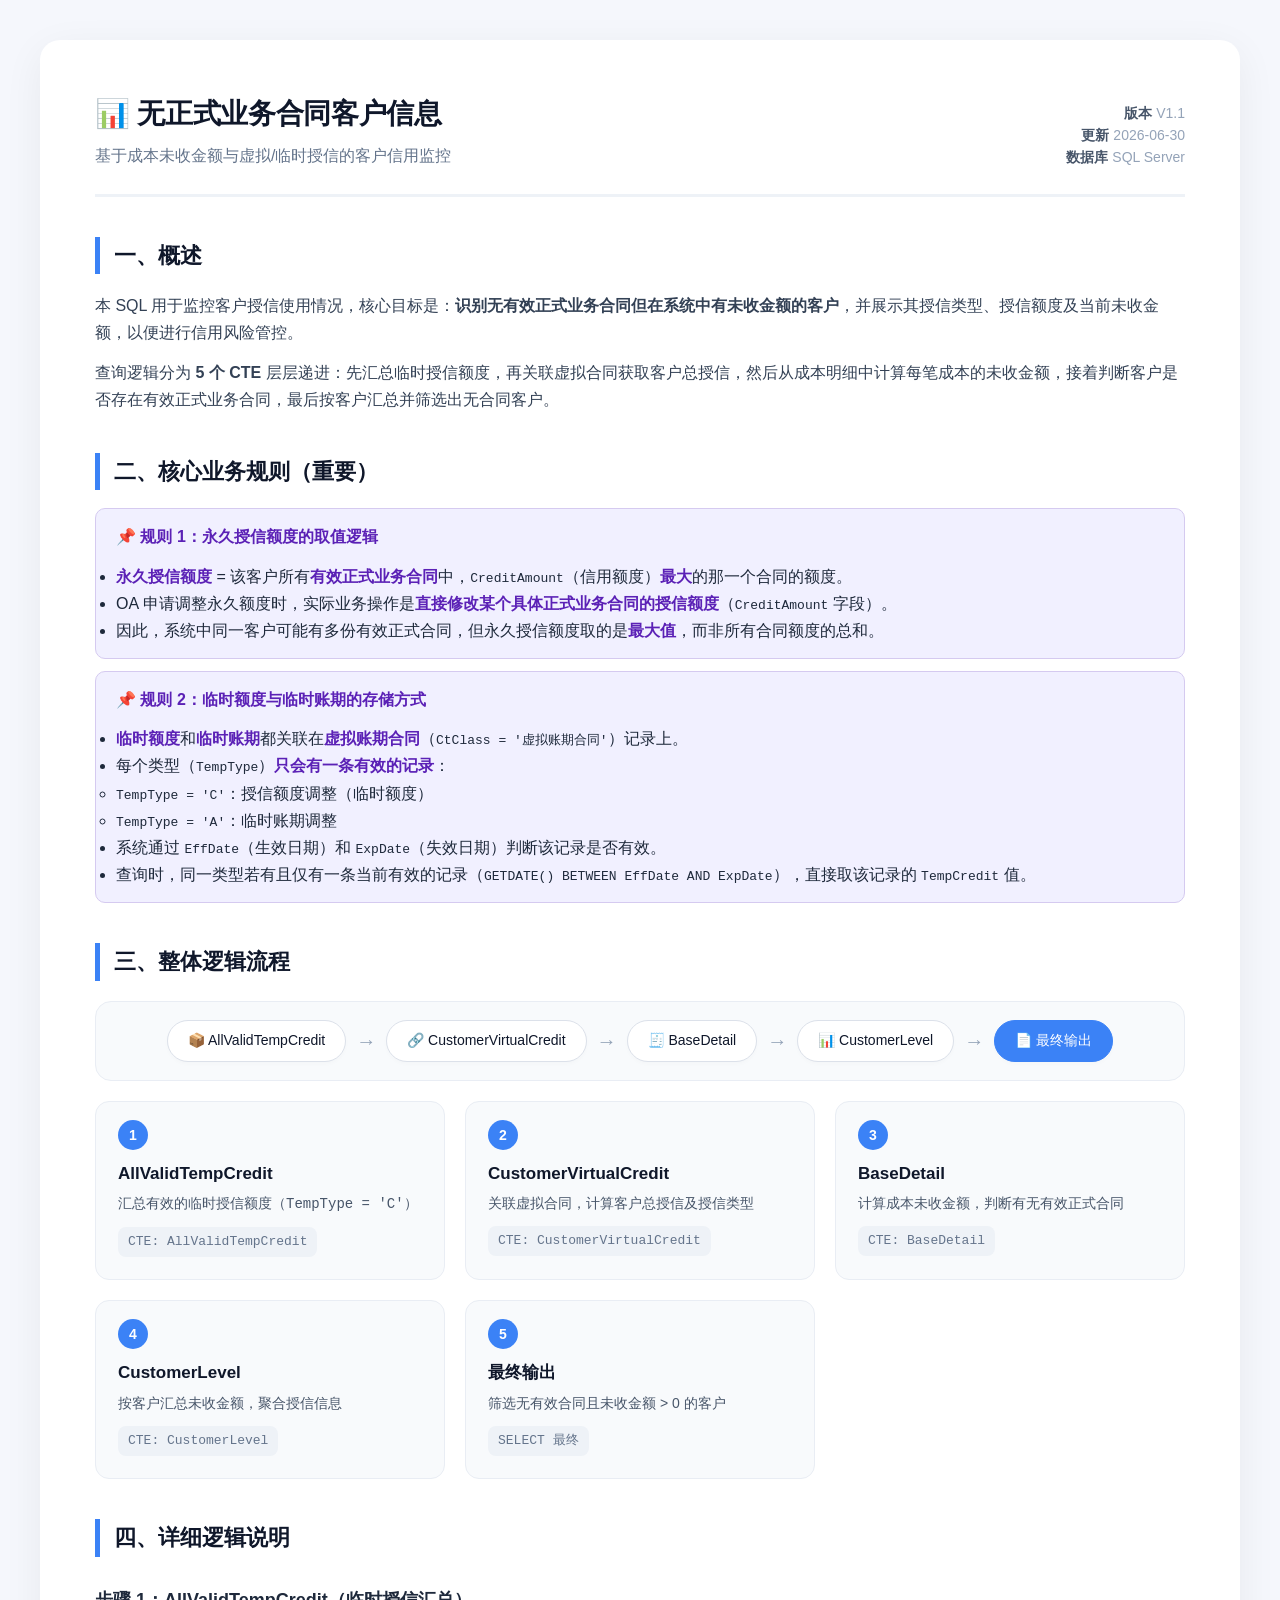
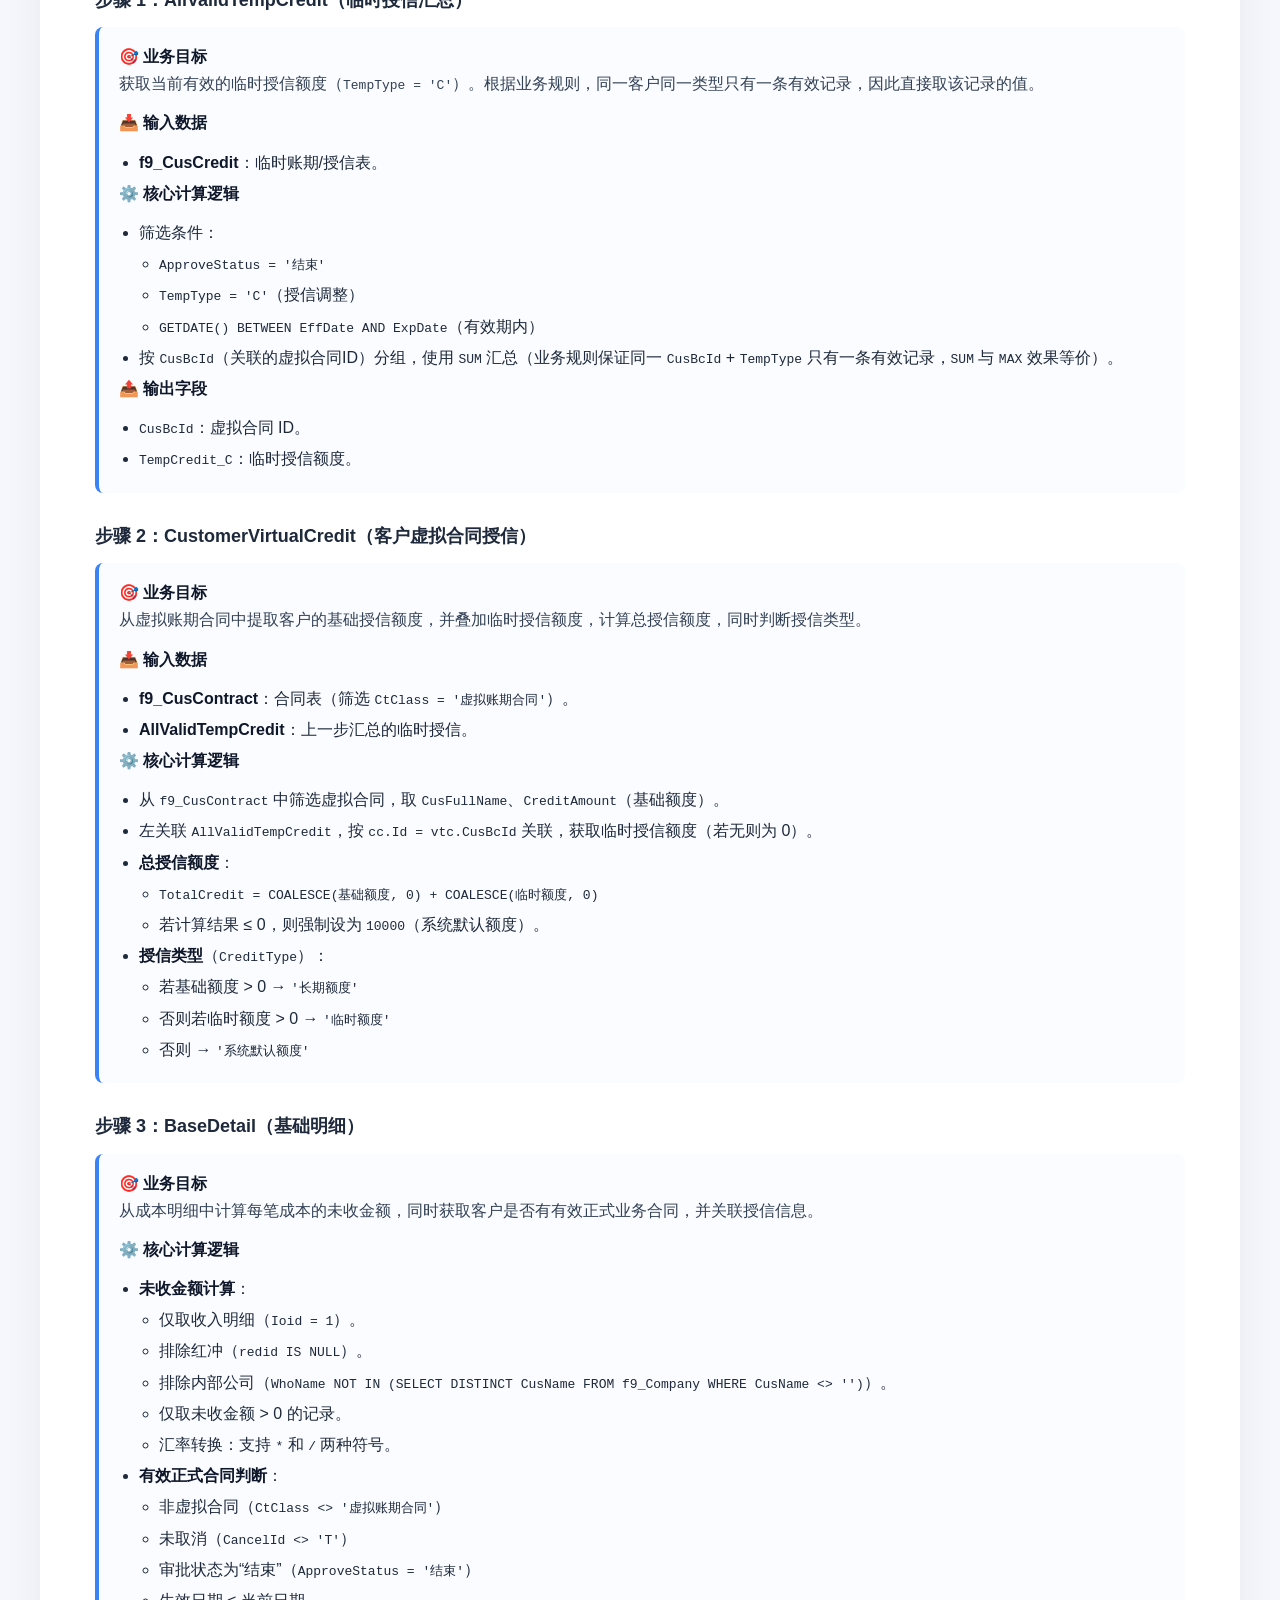
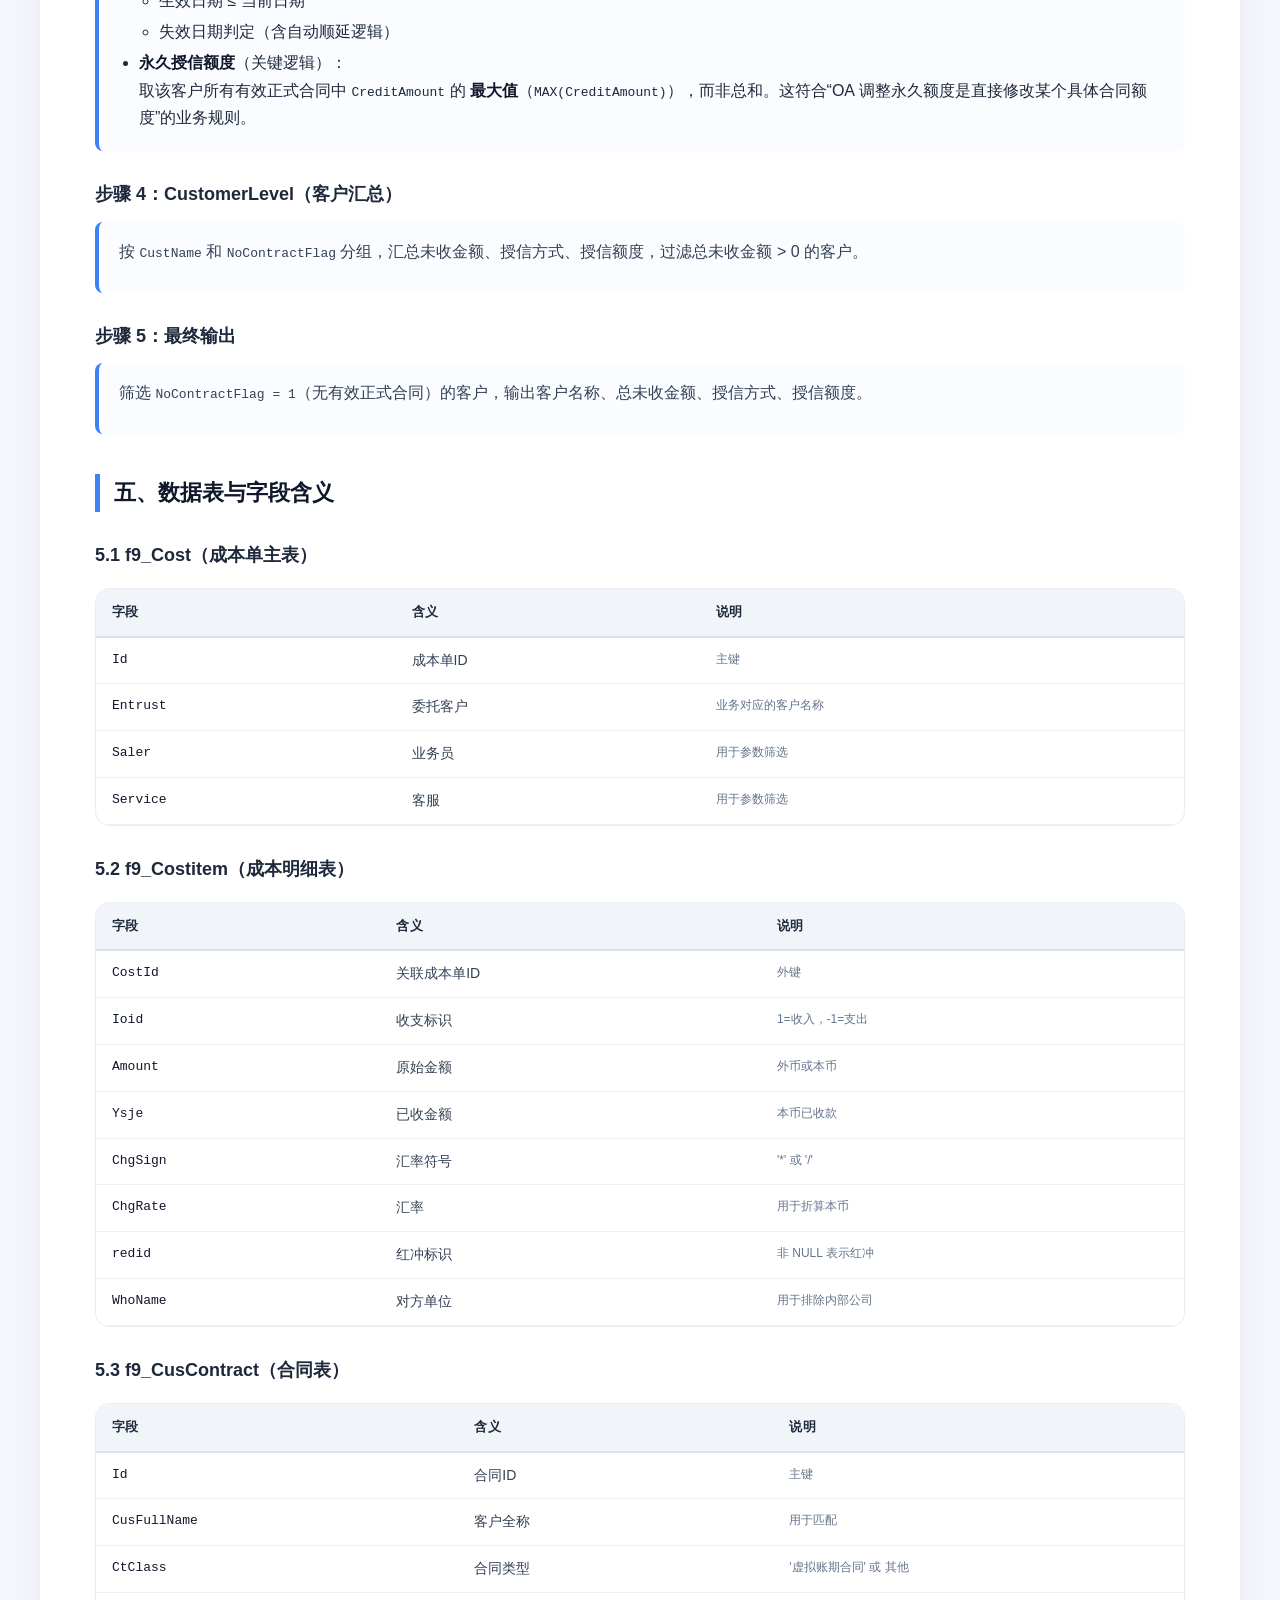
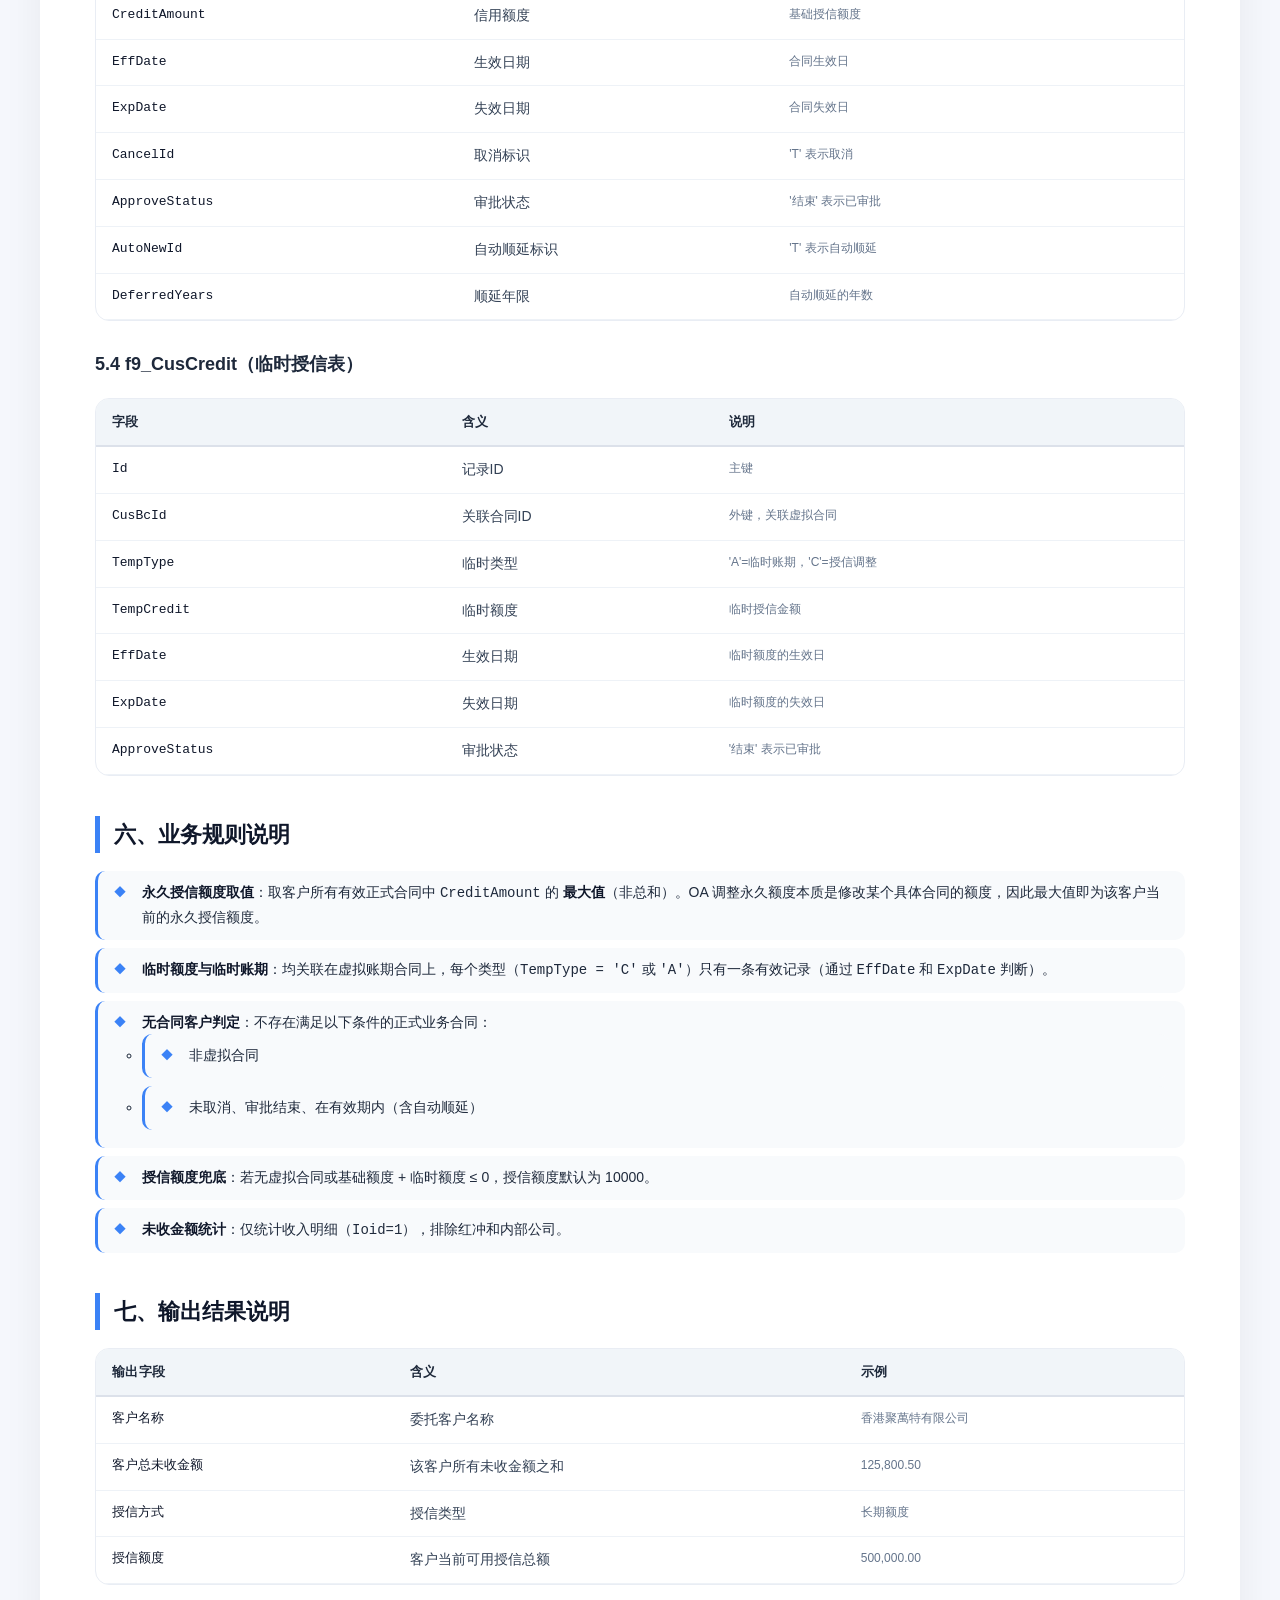
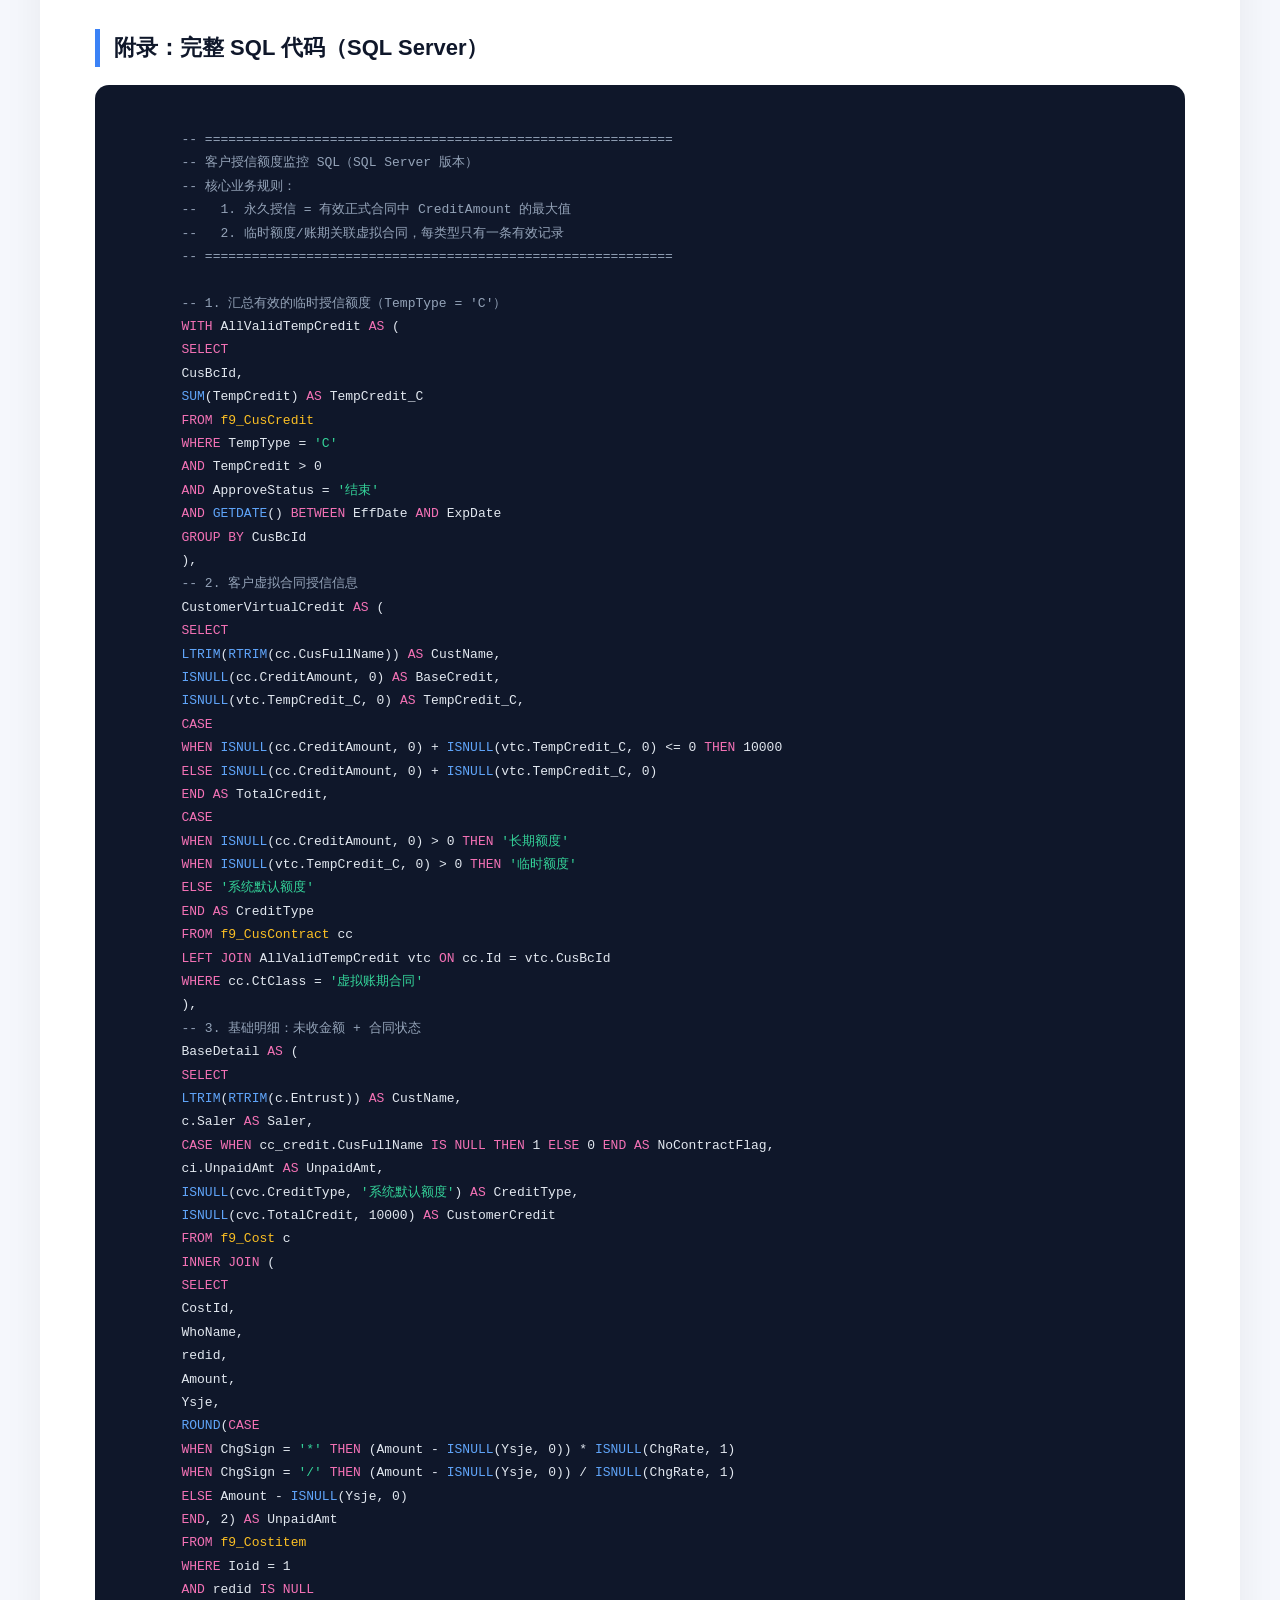
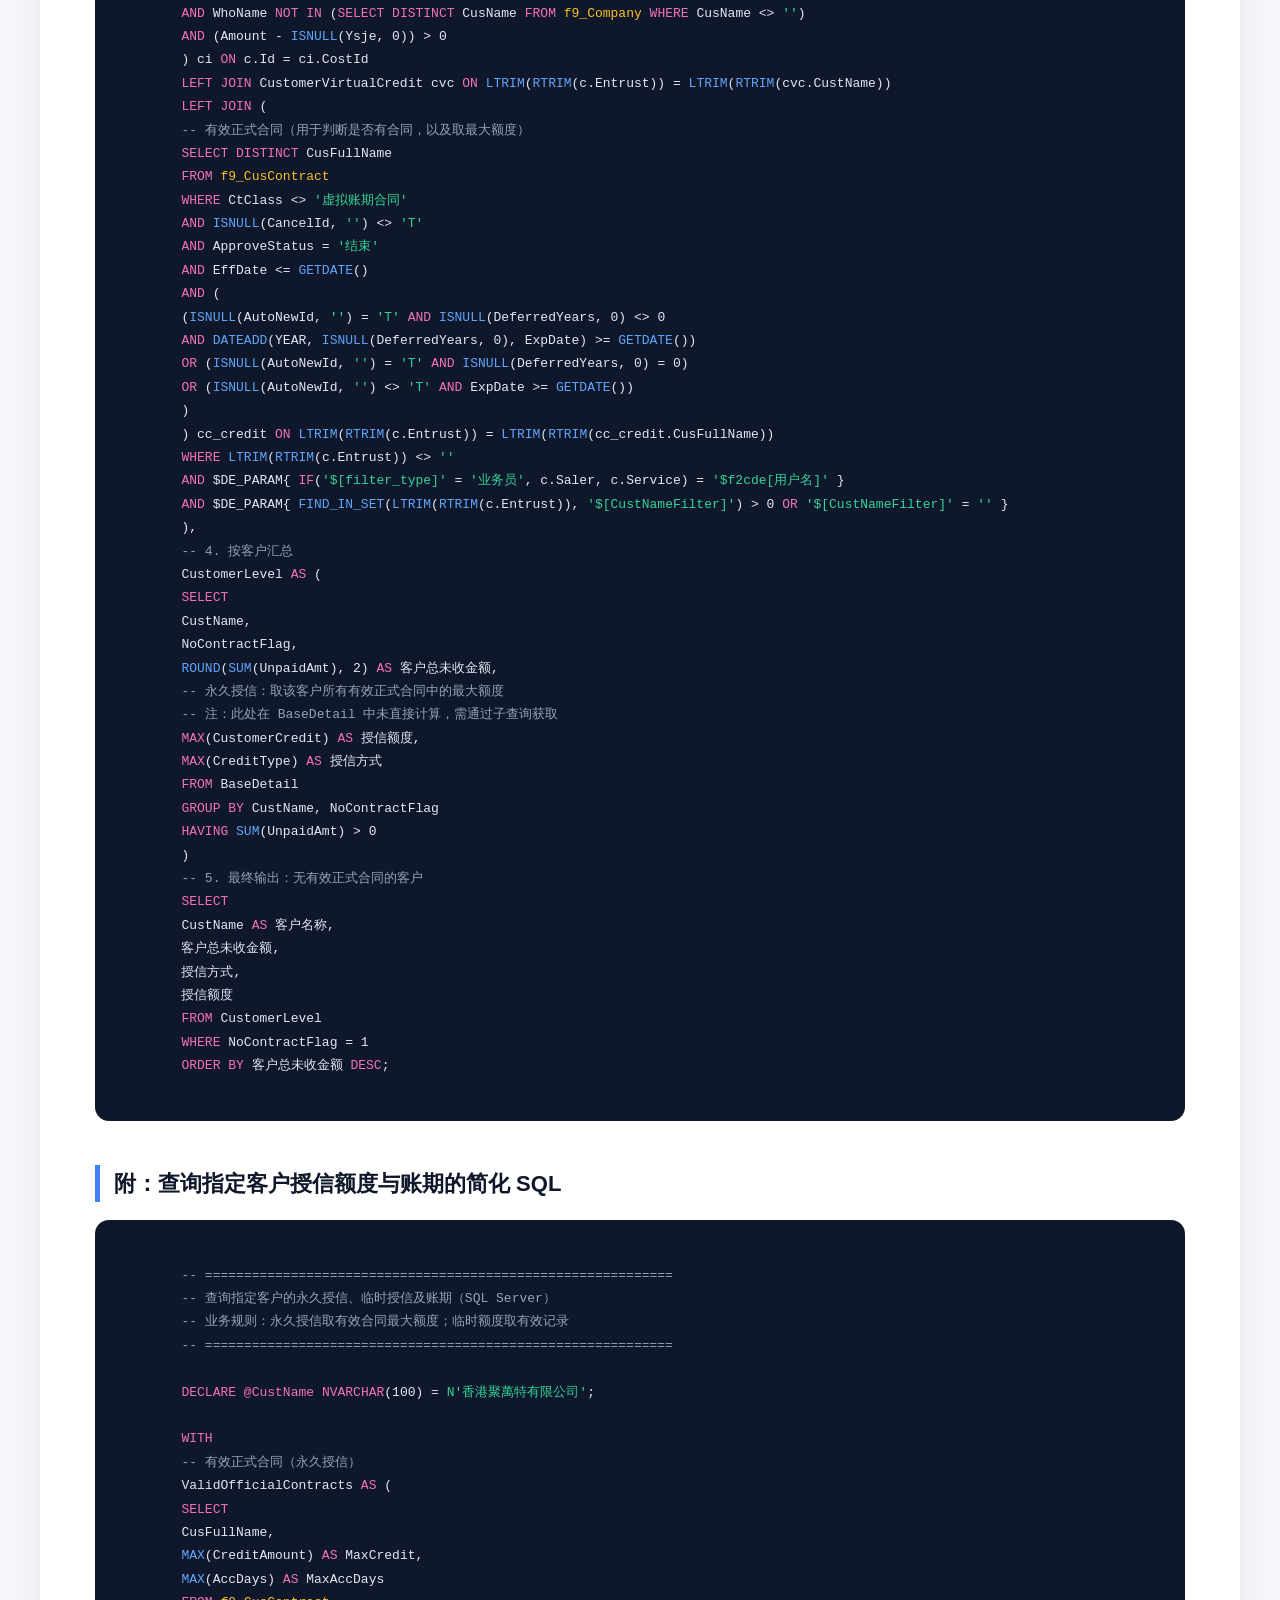
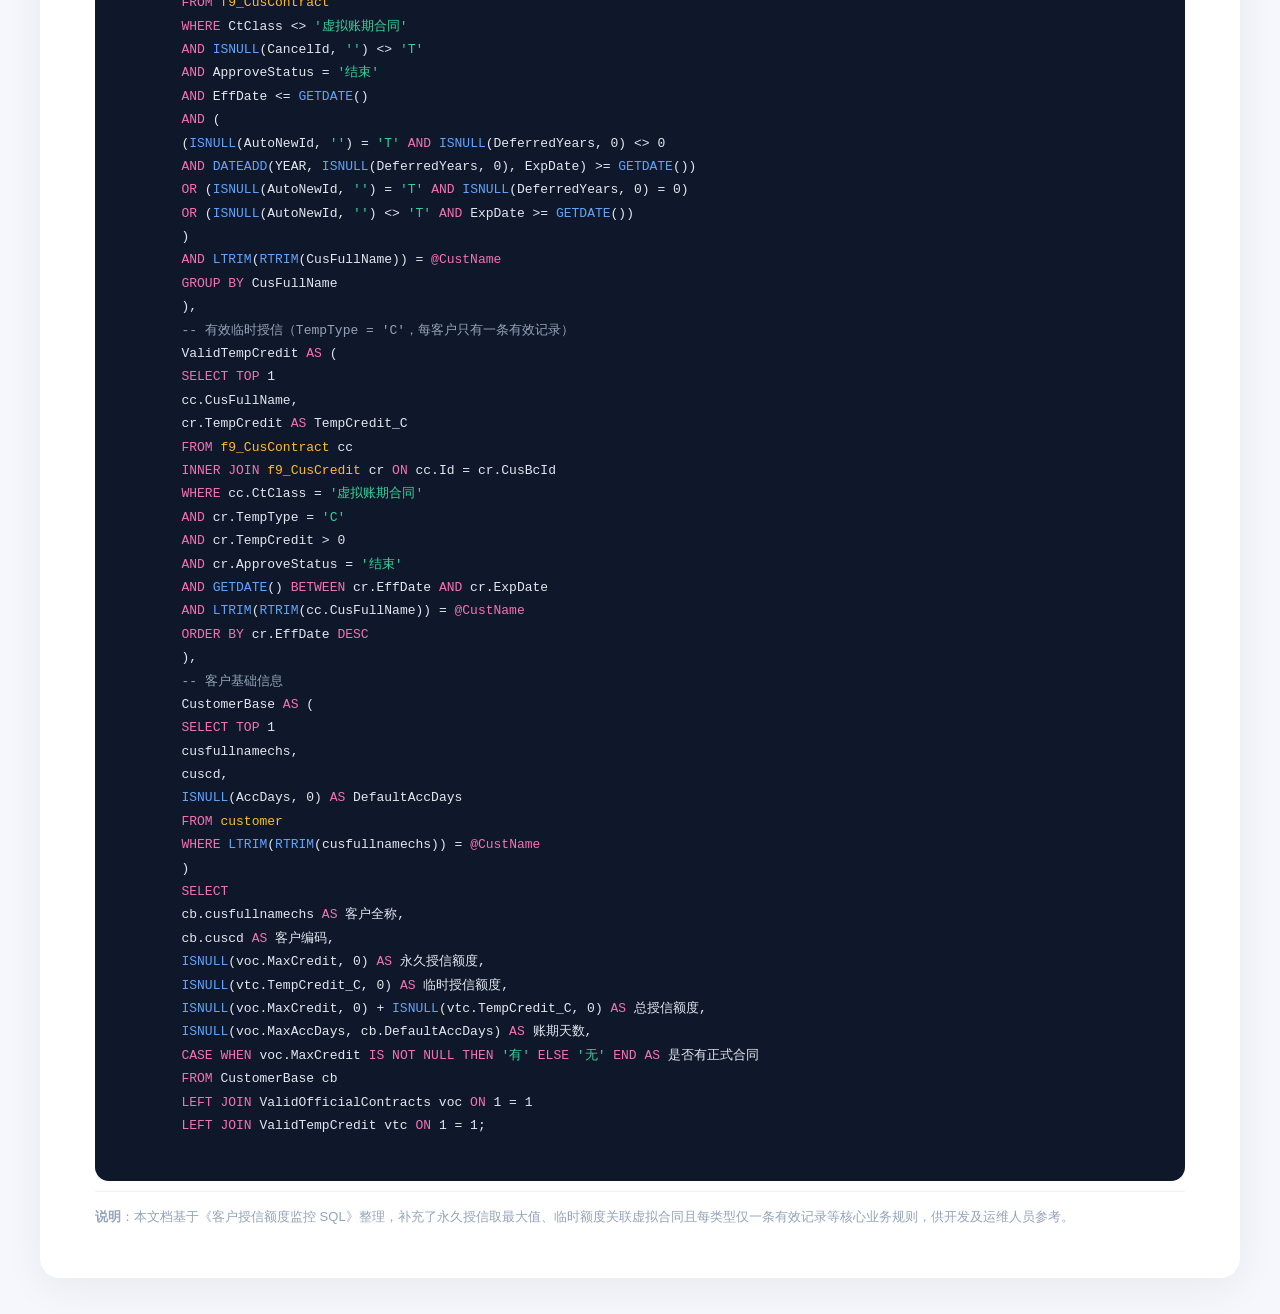
<file: 文档/超额超期/无正式业务合同客户信息.html>
<!DOCTYPE html>
<html lang="zh-CN">
<head>
    <meta charset="UTF-8" />
    <meta name="viewport" content="width=device-width, initial-scale=1.0" />
    <title>无正式业务合同客户信息</title>
    <style>
        * {
            margin: 0;
            padding: 0;
            box-sizing: border-box;
        }

        body {
            font-family: -apple-system, BlinkMacSystemFont, "Segoe UI", Roboto, "Helvetica Neue", Arial, sans-serif;
            background: #f5f7fc;
            color: #1e293b;
            padding: 40px 20px;
            line-height: 1.7;
        }

        .container {
            max-width: 1200px;
            margin: 0 auto;
            background: #ffffff;
            border-radius: 20px;
            box-shadow: 0 10px 40px rgba(0, 0, 0, 0.06);
            padding: 50px 55px;
        }

        .doc-header {
            border-bottom: 3px solid #eef2f7;
            padding-bottom: 25px;
            margin-bottom: 35px;
            display: flex;
            justify-content: space-between;
            align-items: flex-end;
            flex-wrap: wrap;
        }

        .doc-header h1 {
            font-size: 28px;
            font-weight: 700;
            color: #0f172a;
            letter-spacing: -0.3px;
        }

        .doc-header .subtitle {
            font-size: 16px;
            color: #64748b;
            margin-top: 4px;
            font-weight: 400;
        }

        .doc-header .meta {
            text-align: right;
            color: #94a3b8;
            font-size: 14px;
            line-height: 1.6;
        }

        .doc-header .meta strong {
            color: #475569;
        }

        h2 {
            font-size: 22px;
            font-weight: 600;
            color: #0f172a;
            margin-top: 40px;
            margin-bottom: 18px;
            padding-left: 14px;
            border-left: 5px solid #3b82f6;
        }

        h3 {
            font-size: 18px;
            font-weight: 600;
            color: #1e293b;
            margin-top: 28px;
            margin-bottom: 12px;
        }

        h4 {
            font-size: 15px;
            font-weight: 600;
            color: #334155;
            margin-top: 18px;
            margin-bottom: 6px;
        }

        p {
            margin-bottom: 12px;
            color: #334155;
        }

        .badge {
            display: inline-block;
            background: #dbeafe;
            color: #1d4ed8;
            font-size: 13px;
            font-weight: 600;
            padding: 0 10px;
            border-radius: 30px;
            line-height: 26px;
            margin-right: 6px;
        }

        .badge.green {
            background: #dcfce7;
            color: #15803d;
        }

        .badge.orange {
            background: #fef3c7;
            color: #b45309;
        }

        .badge.purple {
            background: #ede9fe;
            color: #7c3aed;
        }

        .badge.red {
            background: #fee2e2;
            color: #b91c1c;
        }

        .step-grid {
            display: grid;
            grid-template-columns: repeat(auto-fit, minmax(280px, 1fr));
            gap: 20px;
            margin: 20px 0 10px;
        }

        .step-card {
            background: #f8fafc;
            border-radius: 14px;
            padding: 18px 22px 22px;
            border: 1px solid #e9edf4;
            transition: 0.2s;
        }

        .step-card:hover {
            border-color: #b9c7e0;
            background: #f1f5f9;
        }

        .step-card .step-num {
            display: inline-block;
            background: #3b82f6;
            color: #fff;
            font-weight: 700;
            font-size: 14px;
            width: 30px;
            height: 30px;
            text-align: center;
            line-height: 30px;
            border-radius: 30px;
            margin-bottom: 10px;
        }

        .step-card .step-title {
            font-weight: 600;
            font-size: 17px;
            color: #0f172a;
            margin-bottom: 4px;
        }

        .step-card .step-desc {
            font-size: 14px;
            color: #475569;
            margin-bottom: 6px;
        }

        .step-card .step-sql {
            font-size: 13px;
            color: #64748b;
            background: #eef2f7;
            padding: 4px 10px;
            border-radius: 8px;
            display: inline-block;
            font-family: "SF Mono", Menlo, Consolas, monospace;
            margin-top: 4px;
        }

        .table-wrap {
            overflow-x: auto;
            margin: 18px 0 10px;
            border-radius: 14px;
            border: 1px solid #e9edf4;
        }

        table {
            width: 100%;
            border-collapse: collapse;
            font-size: 14px;
        }

        table thead {
            background: #f1f5f9;
        }

        table th {
            text-align: left;
            padding: 12px 16px;
            font-weight: 600;
            color: #1e293b;
            font-size: 13px;
            letter-spacing: 0.3px;
            border-bottom: 2px solid #dce1ea;
        }

        table td {
            padding: 11px 16px;
            border-bottom: 1px solid #eef2f7;
            vertical-align: top;
            color: #1e293b;
        }

        table tbody tr:hover {
            background: #fafcff;
        }

        table .col-table {
            font-family: "SF Mono", Menlo, Consolas, monospace;
            font-size: 13px;
            color: #0f172a;
            font-weight: 500;
            white-space: nowrap;
        }

        table .col-desc {
            color: #334155;
        }

        table .col-source {
            font-size: 12px;
            color: #64748b;
            white-space: nowrap;
        }

        .rule-list {
            list-style: none;
            padding: 0;
            margin: 10px 0 6px;
        }

        .rule-list li {
            padding: 10px 16px 10px 44px;
            background: #f8fafc;
            border-radius: 10px;
            margin-bottom: 8px;
            position: relative;
            border-left: 3px solid #3b82f6;
            color: #1e293b;
            font-size: 14px;
        }

        .rule-list li::before {
            content: "◆";
            color: #3b82f6;
            position: absolute;
            left: 16px;
            font-size: 12px;
            top: 11px;
        }

        .rule-list li strong {
            color: #0f172a;
        }

        .code-block {
            background: #0f172a;
            color: #e2e8f0;
            border-radius: 14px;
            padding: 20px 24px;
            overflow-x: auto;
            font-family: "SF Mono", Menlo, Consolas, monospace;
            font-size: 13px;
            line-height: 1.8;
            margin: 16px 0 10px;
            white-space: pre-wrap;
            word-break: break-word;
        }

        .code-block .comment {
            color: #94a3b8;
        }

        .code-block .keyword {
            color: #f472b6;
        }

        .code-block .func {
            color: #60a5fa;
        }

        .code-block .string {
            color: #34d399;
        }

        .code-block .table-name {
            color: #fbbf24;
        }

        .flow {
            display: flex;
            flex-wrap: wrap;
            align-items: center;
            justify-content: center;
            gap: 6px 10px;
            margin: 20px 0 14px;
            padding: 18px 20px;
            background: #f8fafc;
            border-radius: 16px;
            border: 1px solid #e9edf4;
        }

        .flow-item {
            background: #ffffff;
            border-radius: 30px;
            padding: 8px 20px;
            font-size: 14px;
            font-weight: 500;
            color: #0f172a;
            border: 1px solid #dce1ea;
            box-shadow: 0 2px 4px rgba(0, 0, 0, 0.02);
            white-space: nowrap;
        }

        .flow-item.highlight {
            background: #3b82f6;
            color: #fff;
            border-color: #3b82f6;
        }

        .flow-arrow {
            color: #94a3b8;
            font-size: 20px;
            font-weight: 300;
        }

        .detail-box {
            background: #fafcff;
            border-left: 4px solid #3b82f6;
            padding: 16px 20px;
            margin: 12px 0 16px;
            border-radius: 8px;
        }

        .detail-box strong {
            color: #0f172a;
        }

        .detail-box ul {
            margin-left: 20px;
            margin-top: 4px;
        }

        .detail-box ul li {
            margin-bottom: 4px;
        }

        .highlight-box {
            background: #f1f0ff;
            border-radius: 10px;
            padding: 14px 20px;
            margin: 12px 0;
            border: 1px solid #d5caf0;
        }

        .highlight-box strong {
            color: #5b21b6;
        }

        .footnote {
            font-size: 13px;
            color: #94a3b8;
            margin-top: 6px;
            border-top: 1px solid #eef2f7;
            padding-top: 14px;
        }

        @media (max-width: 768px) {
            .container {
                padding: 25px 18px;
            }

            .doc-header {
                flex-direction: column;
                align-items: flex-start;
            }

            .doc-header .meta {
                text-align: left;
                margin-top: 10px;
            }

            .flow {
                flex-direction: column;
                gap: 8px;
            }

            .flow-arrow {
                transform: rotate(90deg);
            }

            .step-grid {
                grid-template-columns: 1fr;
            }

            table td,
            table th {
                padding: 8px 10px;
                font-size: 13px;
            }

            .code-block {
                font-size: 12px;
                padding: 14px 16px;
            }
        }
    </style>
</head>
<body>
<div class="container">

    <!-- ========== 文档头部 ========== -->
    <div class="doc-header">
        <div>
            <h1>📊 无正式业务合同客户信息</h1>
            <div class="subtitle">基于成本未收金额与虚拟/临时授信的客户信用监控</div>
        </div>
        <div class="meta">
            <strong>版本</strong> V1.1<br />
            <strong>更新</strong> 2026-06-30<br />
            <strong>数据库</strong> SQL Server
        </div>
    </div>

    <!-- ========== 一、概述 ========== -->
    <h2>一、概述</h2>
    <p>
        本 SQL 用于监控客户授信使用情况，核心目标是：<strong>识别无有效正式业务合同但在系统中有未收金额的客户</strong>，并展示其授信类型、授信额度及当前未收金额，以便进行信用风险管控。
    </p>
    <p>
        查询逻辑分为 <strong>5 个 CTE</strong> 层层递进：先汇总临时授信额度，再关联虚拟合同获取客户总授信，然后从成本明细中计算每笔成本的未收金额，接着判断客户是否存在有效正式业务合同，最后按客户汇总并筛选出无合同客户。
    </p>

    <!-- ========== 二、核心业务规则 ========== -->
    <h2>二、核心业务规则（重要）</h2>

    <div class="highlight-box">
        <p><strong>📌 规则 1：永久授信额度的取值逻辑</strong></p>
        <ul>
            <li><strong>永久授信额度</strong> = 该客户所有<strong>有效正式业务合同</strong>中，<code>CreditAmount</code>（信用额度）<strong>最大</strong>的那一个合同的额度。</li>
            <li>OA 申请调整永久额度时，实际业务操作是<strong>直接修改某个具体正式业务合同的授信额度</strong>（<code>CreditAmount</code> 字段）。</li>
            <li>因此，系统中同一客户可能有多份有效正式合同，但永久授信额度取的是<strong>最大值</strong>，而非所有合同额度的总和。</li>
        </ul>
    </div>

    <div class="highlight-box">
        <p><strong>📌 规则 2：临时额度与临时账期的存储方式</strong></p>
        <ul>
            <li><strong>临时额度</strong>和<strong>临时账期</strong>都关联在<strong>虚拟账期合同</strong>（<code>CtClass = '虚拟账期合同'</code>）记录上。</li>
            <li>每个类型（<code>TempType</code>）<strong>只会有一条有效的记录</strong>：
                <ul>
                    <li><code>TempType = 'C'</code>：授信额度调整（临时额度）</li>
                    <li><code>TempType = 'A'</code>：临时账期调整</li>
                </ul>
            </li>
            <li>系统通过 <code>EffDate</code>（生效日期）和 <code>ExpDate</code>（失效日期）判断该记录是否有效。</li>
            <li>查询时，同一类型若有且仅有一条当前有效的记录（<code>GETDATE() BETWEEN EffDate AND ExpDate</code>），直接取该记录的 <code>TempCredit</code> 值。</li>
        </ul>
    </div>

    <!-- ========== 三、整体逻辑流程 ========== -->
    <h2>三、整体逻辑流程</h2>
    <div class="flow">
        <span class="flow-item">📦 AllValidTempCredit</span>
        <span class="flow-arrow">→</span>
        <span class="flow-item">🔗 CustomerVirtualCredit</span>
        <span class="flow-arrow">→</span>
        <span class="flow-item">🧾 BaseDetail</span>
        <span class="flow-arrow">→</span>
        <span class="flow-item">📊 CustomerLevel</span>
        <span class="flow-arrow">→</span>
        <span class="flow-item highlight">📄 最终输出</span>
    </div>

    <div class="step-grid">
        <div class="step-card">
            <div class="step-num">1</div>
            <div class="step-title">AllValidTempCredit</div>
            <div class="step-desc">汇总有效的临时授信额度（<code>TempType = 'C'</code>）</div>
            <span class="step-sql">CTE: AllValidTempCredit</span>
        </div>
        <div class="step-card">
            <div class="step-num">2</div>
            <div class="step-title">CustomerVirtualCredit</div>
            <div class="step-desc">关联虚拟合同，计算客户总授信及授信类型</div>
            <span class="step-sql">CTE: CustomerVirtualCredit</span>
        </div>
        <div class="step-card">
            <div class="step-num">3</div>
            <div class="step-title">BaseDetail</div>
            <div class="step-desc">计算成本未收金额，判断有无有效正式合同</div>
            <span class="step-sql">CTE: BaseDetail</span>
        </div>
        <div class="step-card">
            <div class="step-num">4</div>
            <div class="step-title">CustomerLevel</div>
            <div class="step-desc">按客户汇总未收金额，聚合授信信息</div>
            <span class="step-sql">CTE: CustomerLevel</span>
        </div>
        <div class="step-card">
            <div class="step-num">5</div>
            <div class="step-title">最终输出</div>
            <div class="step-desc">筛选无有效合同且未收金额 > 0 的客户</div>
            <span class="step-sql">SELECT 最终</span>
        </div>
    </div>

    <!-- ========== 四、详细逻辑说明 ========== -->
    <h2>四、详细逻辑说明</h2>

    <!-- ===== 步骤1：AllValidTempCredit ===== -->
    <h3>步骤 1：AllValidTempCredit（临时授信汇总）</h3>
    <div class="detail-box">
        <p><strong>🎯 业务目标</strong><br />
            获取当前有效的临时授信额度（<code>TempType = 'C'</code>）。根据业务规则，同一客户同一类型只有一条有效记录，因此直接取该记录的值。
        </p>
        <p><strong>📥 输入数据</strong></p>
        <ul>
            <li><strong>f9_CusCredit</strong>：临时账期/授信表。</li>
        </ul>
        <p><strong>⚙️ 核心计算逻辑</strong></p>
        <ul>
            <li>筛选条件：
                <ul>
                    <li><code>ApproveStatus = '结束'</code></li>
                    <li><code>TempType = 'C'</code>（授信调整）</li>
                    <li><code>GETDATE() BETWEEN EffDate AND ExpDate</code>（有效期内）</li>
                </ul>
            </li>
            <li>按 <code>CusBcId</code>（关联的虚拟合同ID）分组，使用 <code>SUM</code> 汇总（业务规则保证同一 <code>CusBcId</code> + <code>TempType</code> 只有一条有效记录，<code>SUM</code> 与 <code>MAX</code> 效果等价）。</li>
        </ul>
        <p><strong>📤 输出字段</strong></p>
        <ul>
            <li><code>CusBcId</code>：虚拟合同 ID。</li>
            <li><code>TempCredit_C</code>：临时授信额度。</li>
        </ul>
    </div>

    <!-- ===== 步骤2：CustomerVirtualCredit ===== -->
    <h3>步骤 2：CustomerVirtualCredit（客户虚拟合同授信）</h3>
    <div class="detail-box">
        <p><strong>🎯 业务目标</strong><br />
            从虚拟账期合同中提取客户的基础授信额度，并叠加临时授信额度，计算总授信额度，同时判断授信类型。
        </p>
        <p><strong>📥 输入数据</strong></p>
        <ul>
            <li><strong>f9_CusContract</strong>：合同表（筛选 <code>CtClass = '虚拟账期合同'</code>）。</li>
            <li><strong>AllValidTempCredit</strong>：上一步汇总的临时授信。</li>
        </ul>
        <p><strong>⚙️ 核心计算逻辑</strong></p>
        <ul>
            <li>从 <code>f9_CusContract</code> 中筛选虚拟合同，取 <code>CusFullName</code>、<code>CreditAmount</code>（基础额度）。</li>
            <li>左关联 <code>AllValidTempCredit</code>，按 <code>cc.Id = vtc.CusBcId</code> 关联，获取临时授信额度（若无则为 0）。</li>
            <li><strong>总授信额度</strong>：
                <ul>
                    <li><code>TotalCredit = COALESCE(基础额度, 0) + COALESCE(临时额度, 0)</code></li>
                    <li>若计算结果 ≤ 0，则强制设为 <code>10000</code>（系统默认额度）。</li>
                </ul>
            </li>
            <li><strong>授信类型</strong>（<code>CreditType</code>）：
                <ul>
                    <li>若基础额度 > 0 → <code>'长期额度'</code></li>
                    <li>否则若临时额度 > 0 → <code>'临时额度'</code></li>
                    <li>否则 → <code>'系统默认额度'</code></li>
                </ul>
            </li>
        </ul>
    </div>

    <!-- ===== 步骤3：BaseDetail ===== -->
    <h3>步骤 3：BaseDetail（基础明细）</h3>
    <div class="detail-box">
        <p><strong>🎯 业务目标</strong><br />
            从成本明细中计算每笔成本的未收金额，同时获取客户是否有有效正式业务合同，并关联授信信息。
        </p>
        <p><strong>⚙️ 核心计算逻辑</strong></p>
        <ul>
            <li><strong>未收金额计算</strong>：
                <ul>
                    <li>仅取收入明细（<code>Ioid = 1</code>）。</li>
                    <li>排除红冲（<code>redid IS NULL</code>）。</li>
                    <li>排除内部公司（<code>WhoName NOT IN (SELECT DISTINCT CusName FROM f9_Company WHERE CusName <> '')</code>）。</li>
                    <li>仅取未收金额 > 0 的记录。</li>
                    <li>汇率转换：支持 <code>*</code> 和 <code>/</code> 两种符号。</li>
                </ul>
            </li>
            <li><strong>有效正式合同判断</strong>：
                <ul>
                    <li>非虚拟合同（<code>CtClass <> '虚拟账期合同'</code>）</li>
                    <li>未取消（<code>CancelId <> 'T'</code>）</li>
                    <li>审批状态为“结束”（<code>ApproveStatus = '结束'</code>）</li>
                    <li>生效日期 ≤ 当前日期</li>
                    <li>失效日期判定（含自动顺延逻辑）</li>
                </ul>
            </li>
            <li><strong>永久授信额度</strong>（关键逻辑）：<br />
                取该客户所有有效正式合同中 <code>CreditAmount</code> 的 <strong>最大值</strong>（<code>MAX(CreditAmount)</code>），而非总和。这符合“OA 调整永久额度是直接修改某个具体合同额度”的业务规则。
            </li>
        </ul>
    </div>

    <!-- ===== 步骤4、5 略，与之前一致 ===== -->
    <h3>步骤 4：CustomerLevel（客户汇总）</h3>
    <div class="detail-box">
        <p>按 <code>CustName</code> 和 <code>NoContractFlag</code> 分组，汇总未收金额、授信方式、授信额度，过滤总未收金额 > 0 的客户。</p>
    </div>

    <h3>步骤 5：最终输出</h3>
    <div class="detail-box">
        <p>筛选 <code>NoContractFlag = 1</code>（无有效正式合同）的客户，输出客户名称、总未收金额、授信方式、授信额度。</p>
    </div>

    <!-- ========== 五、数据表与字段含义 ========== -->
    <h2>五、数据表与字段含义</h2>

    <h3>5.1 f9_Cost（成本单主表）</h3>
    <div class="table-wrap">
        <table>
            <thead><tr><th>字段</th><th>含义</th><th>说明</th></tr></thead>
            <tbody>
            <tr><td class="col-table">Id</td><td class="col-desc">成本单ID</td><td class="col-source">主键</td></tr>
            <tr><td class="col-table">Entrust</td><td class="col-desc">委托客户</td><td class="col-source">业务对应的客户名称</td></tr>
            <tr><td class="col-table">Saler</td><td class="col-desc">业务员</td><td class="col-source">用于参数筛选</td></tr>
            <tr><td class="col-table">Service</td><td class="col-desc">客服</td><td class="col-source">用于参数筛选</td></tr>
            </tbody>
        </table>
    </div>

    <h3>5.2 f9_Costitem（成本明细表）</h3>
    <div class="table-wrap">
        <table>
            <thead><tr><th>字段</th><th>含义</th><th>说明</th></tr></thead>
            <tbody>
            <tr><td class="col-table">CostId</td><td class="col-desc">关联成本单ID</td><td class="col-source">外键</td></tr>
            <tr><td class="col-table">Ioid</td><td class="col-desc">收支标识</td><td class="col-source">1=收入，-1=支出</td></tr>
            <tr><td class="col-table">Amount</td><td class="col-desc">原始金额</td><td class="col-source">外币或本币</td></tr>
            <tr><td class="col-table">Ysje</td><td class="col-desc">已收金额</td><td class="col-source">本币已收款</td></tr>
            <tr><td class="col-table">ChgSign</td><td class="col-desc">汇率符号</td><td class="col-source">'*' 或 '/'</td></tr>
            <tr><td class="col-table">ChgRate</td><td class="col-desc">汇率</td><td class="col-source">用于折算本币</td></tr>
            <tr><td class="col-table">redid</td><td class="col-desc">红冲标识</td><td class="col-source">非 NULL 表示红冲</td></tr>
            <tr><td class="col-table">WhoName</td><td class="col-desc">对方单位</td><td class="col-source">用于排除内部公司</td></tr>
            </tbody>
        </table>
    </div>

    <h3>5.3 f9_CusContract（合同表）</h3>
    <div class="table-wrap">
        <table>
            <thead><tr><th>字段</th><th>含义</th><th>说明</th></tr></thead>
            <tbody>
            <tr><td class="col-table">Id</td><td class="col-desc">合同ID</td><td class="col-source">主键</td></tr>
            <tr><td class="col-table">CusFullName</td><td class="col-desc">客户全称</td><td class="col-source">用于匹配</td></tr>
            <tr><td class="col-table">CtClass</td><td class="col-desc">合同类型</td><td class="col-source">'虚拟账期合同' 或 其他</td></tr>
            <tr><td class="col-table">CreditAmount</td><td class="col-desc">信用额度</td><td class="col-source">基础授信额度</td></tr>
            <tr><td class="col-table">EffDate</td><td class="col-desc">生效日期</td><td class="col-source">合同生效日</td></tr>
            <tr><td class="col-table">ExpDate</td><td class="col-desc">失效日期</td><td class="col-source">合同失效日</td></tr>
            <tr><td class="col-table">CancelId</td><td class="col-desc">取消标识</td><td class="col-source">'T' 表示取消</td></tr>
            <tr><td class="col-table">ApproveStatus</td><td class="col-desc">审批状态</td><td class="col-source">'结束' 表示已审批</td></tr>
            <tr><td class="col-table">AutoNewId</td><td class="col-desc">自动顺延标识</td><td class="col-source">'T' 表示自动顺延</td></tr>
            <tr><td class="col-table">DeferredYears</td><td class="col-desc">顺延年限</td><td class="col-source">自动顺延的年数</td></tr>
            </tbody>
        </table>
    </div>

    <h3>5.4 f9_CusCredit（临时授信表）</h3>
    <div class="table-wrap">
        <table>
            <thead><tr><th>字段</th><th>含义</th><th>说明</th></tr></thead>
            <tbody>
            <tr><td class="col-table">Id</td><td class="col-desc">记录ID</td><td class="col-source">主键</td></tr>
            <tr><td class="col-table">CusBcId</td><td class="col-desc">关联合同ID</td><td class="col-source">外键，关联虚拟合同</td></tr>
            <tr><td class="col-table">TempType</td><td class="col-desc">临时类型</td><td class="col-source">'A'=临时账期，'C'=授信调整</td></tr>
            <tr><td class="col-table">TempCredit</td><td class="col-desc">临时额度</td><td class="col-source">临时授信金额</td></tr>
            <tr><td class="col-table">EffDate</td><td class="col-desc">生效日期</td><td class="col-source">临时额度的生效日</td></tr>
            <tr><td class="col-table">ExpDate</td><td class="col-desc">失效日期</td><td class="col-source">临时额度的失效日</td></tr>
            <tr><td class="col-table">ApproveStatus</td><td class="col-desc">审批状态</td><td class="col-source">'结束' 表示已审批</td></tr>
            </tbody>
        </table>
    </div>

    <!-- ========== 六、业务规则说明 ========== -->
    <h2>六、业务规则说明</h2>
    <ul class="rule-list">
        <li><strong>永久授信额度取值</strong>：取客户所有有效正式合同中 <code>CreditAmount</code> 的 <strong>最大值</strong>（非总和）。OA 调整永久额度本质是修改某个具体合同的额度，因此最大值即为该客户当前的永久授信额度。</li>
        <li><strong>临时额度与临时账期</strong>：均关联在虚拟账期合同上，每个类型（<code>TempType = 'C'</code> 或 <code>'A'</code>）只有一条有效记录（通过 <code>EffDate</code> 和 <code>ExpDate</code> 判断）。</li>
        <li><strong>无合同客户判定</strong>：不存在满足以下条件的正式业务合同：
            <ul>
                <li>非虚拟合同</li>
                <li>未取消、审批结束、在有效期内（含自动顺延）</li>
            </ul>
        </li>
        <li><strong>授信额度兜底</strong>：若无虚拟合同或基础额度 + 临时额度 ≤ 0，授信额度默认为 10000。</li>
        <li><strong>未收金额统计</strong>：仅统计收入明细（<code>Ioid=1</code>），排除红冲和内部公司。</li>
    </ul>

    <!-- ========== 七、输出结果说明 ========== -->
    <h2>七、输出结果说明</h2>
    <div class="table-wrap">
        <table>
            <thead><tr><th>输出字段</th><th>含义</th><th>示例</th></tr></thead>
            <tbody>
            <tr><td class="col-table">客户名称</td><td class="col-desc">委托客户名称</td><td class="col-source">香港聚萬特有限公司</td></tr>
            <tr><td class="col-table">客户总未收金额</td><td class="col-desc">该客户所有未收金额之和</td><td class="col-source">125,800.50</td></tr>
            <tr><td class="col-table">授信方式</td><td class="col-desc">授信类型</td><td class="col-source">长期额度</td></tr>
            <tr><td class="col-table">授信额度</td><td class="col-desc">客户当前可用授信总额</td><td class="col-source">500,000.00</td></tr>
            </tbody>
        </table>
    </div>

    <!-- ========== 附录：完整 SQL（SQL Server 版本） ========== -->
    <h2 style="margin-top:44px;">附录：完整 SQL 代码（SQL Server）</h2>
    <div class="code-block">
        <span class="comment">-- ============================================================</span>
        <span class="comment">-- 客户授信额度监控 SQL（SQL Server 版本）</span>
        <span class="comment">-- 核心业务规则：</span>
        <span class="comment">--   1. 永久授信 = 有效正式合同中 CreditAmount 的最大值</span>
        <span class="comment">--   2. 临时额度/账期关联虚拟合同，每类型只有一条有效记录</span>
        <span class="comment">-- ============================================================</span>

        <span class="comment">-- 1. 汇总有效的临时授信额度（TempType = 'C'）</span>
        <span class="keyword">WITH</span> AllValidTempCredit <span class="keyword">AS</span> (
        <span class="keyword">SELECT</span>
        CusBcId,
        <span class="func">SUM</span>(TempCredit) <span class="keyword">AS</span> TempCredit_C
        <span class="keyword">FROM</span> <span class="table-name">f9_CusCredit</span>
        <span class="keyword">WHERE</span> TempType = <span class="string">'C'</span>
        <span class="keyword">AND</span> TempCredit &gt; 0
        <span class="keyword">AND</span> ApproveStatus = <span class="string">'结束'</span>
        <span class="keyword">AND</span> <span class="func">GETDATE</span>() <span class="keyword">BETWEEN</span> EffDate <span class="keyword">AND</span> ExpDate
        <span class="keyword">GROUP BY</span> CusBcId
        ),
        <span class="comment">-- 2. 客户虚拟合同授信信息</span>
        CustomerVirtualCredit <span class="keyword">AS</span> (
        <span class="keyword">SELECT</span>
        <span class="func">LTRIM</span>(<span class="func">RTRIM</span>(cc.CusFullName)) <span class="keyword">AS</span> CustName,
        <span class="func">ISNULL</span>(cc.CreditAmount, 0) <span class="keyword">AS</span> BaseCredit,
        <span class="func">ISNULL</span>(vtc.TempCredit_C, 0) <span class="keyword">AS</span> TempCredit_C,
        <span class="keyword">CASE</span>
        <span class="keyword">WHEN</span> <span class="func">ISNULL</span>(cc.CreditAmount, 0) + <span class="func">ISNULL</span>(vtc.TempCredit_C, 0) &lt;= 0 <span class="keyword">THEN</span> 10000
        <span class="keyword">ELSE</span> <span class="func">ISNULL</span>(cc.CreditAmount, 0) + <span class="func">ISNULL</span>(vtc.TempCredit_C, 0)
        <span class="keyword">END</span> <span class="keyword">AS</span> TotalCredit,
        <span class="keyword">CASE</span>
        <span class="keyword">WHEN</span> <span class="func">ISNULL</span>(cc.CreditAmount, 0) &gt; 0 <span class="keyword">THEN</span> <span class="string">'长期额度'</span>
        <span class="keyword">WHEN</span> <span class="func">ISNULL</span>(vtc.TempCredit_C, 0) &gt; 0 <span class="keyword">THEN</span> <span class="string">'临时额度'</span>
        <span class="keyword">ELSE</span> <span class="string">'系统默认额度'</span>
        <span class="keyword">END</span> <span class="keyword">AS</span> CreditType
        <span class="keyword">FROM</span> <span class="table-name">f9_CusContract</span> cc
        <span class="keyword">LEFT JOIN</span> AllValidTempCredit vtc <span class="keyword">ON</span> cc.Id = vtc.CusBcId
        <span class="keyword">WHERE</span> cc.CtClass = <span class="string">'虚拟账期合同'</span>
        ),
        <span class="comment">-- 3. 基础明细：未收金额 + 合同状态</span>
        BaseDetail <span class="keyword">AS</span> (
        <span class="keyword">SELECT</span>
        <span class="func">LTRIM</span>(<span class="func">RTRIM</span>(c.Entrust)) <span class="keyword">AS</span> CustName,
        c.Saler <span class="keyword">AS</span> Saler,
        <span class="keyword">CASE</span> <span class="keyword">WHEN</span> cc_credit.CusFullName <span class="keyword">IS NULL</span> <span class="keyword">THEN</span> 1 <span class="keyword">ELSE</span> 0 <span class="keyword">END</span> <span class="keyword">AS</span> NoContractFlag,
        ci.UnpaidAmt <span class="keyword">AS</span> UnpaidAmt,
        <span class="func">ISNULL</span>(cvc.CreditType, <span class="string">'系统默认额度'</span>) <span class="keyword">AS</span> CreditType,
        <span class="func">ISNULL</span>(cvc.TotalCredit, 10000) <span class="keyword">AS</span> CustomerCredit
        <span class="keyword">FROM</span> <span class="table-name">f9_Cost</span> c
        <span class="keyword">INNER JOIN</span> (
        <span class="keyword">SELECT</span>
        CostId,
        WhoName,
        redid,
        Amount,
        Ysje,
        <span class="func">ROUND</span>(<span class="keyword">CASE</span>
        <span class="keyword">WHEN</span> ChgSign = <span class="string">'*'</span> <span class="keyword">THEN</span> (Amount - <span class="func">ISNULL</span>(Ysje, 0)) * <span class="func">ISNULL</span>(ChgRate, 1)
        <span class="keyword">WHEN</span> ChgSign = <span class="string">'/'</span> <span class="keyword">THEN</span> (Amount - <span class="func">ISNULL</span>(Ysje, 0)) / <span class="func">ISNULL</span>(ChgRate, 1)
        <span class="keyword">ELSE</span> Amount - <span class="func">ISNULL</span>(Ysje, 0)
        <span class="keyword">END</span>, 2) <span class="keyword">AS</span> UnpaidAmt
        <span class="keyword">FROM</span> <span class="table-name">f9_Costitem</span>
        <span class="keyword">WHERE</span> Ioid = 1
        <span class="keyword">AND</span> redid <span class="keyword">IS NULL</span>
        <span class="keyword">AND</span> WhoName <span class="keyword">NOT IN</span> (<span class="keyword">SELECT</span> <span class="keyword">DISTINCT</span> CusName <span class="keyword">FROM</span> <span class="table-name">f9_Company</span> <span class="keyword">WHERE</span> CusName &lt;&gt; <span class="string">''</span>)
        <span class="keyword">AND</span> (Amount - <span class="func">ISNULL</span>(Ysje, 0)) &gt; 0
        ) ci <span class="keyword">ON</span> c.Id = ci.CostId
        <span class="keyword">LEFT JOIN</span> CustomerVirtualCredit cvc <span class="keyword">ON</span> <span class="func">LTRIM</span>(<span class="func">RTRIM</span>(c.Entrust)) = <span class="func">LTRIM</span>(<span class="func">RTRIM</span>(cvc.CustName))
        <span class="keyword">LEFT JOIN</span> (
        <span class="comment">-- 有效正式合同（用于判断是否有合同，以及取最大额度）</span>
        <span class="keyword">SELECT</span> <span class="keyword">DISTINCT</span> CusFullName
        <span class="keyword">FROM</span> <span class="table-name">f9_CusContract</span>
        <span class="keyword">WHERE</span> CtClass &lt;&gt; <span class="string">'虚拟账期合同'</span>
        <span class="keyword">AND</span> <span class="func">ISNULL</span>(CancelId, <span class="string">''</span>) &lt;&gt; <span class="string">'T'</span>
        <span class="keyword">AND</span> ApproveStatus = <span class="string">'结束'</span>
        <span class="keyword">AND</span> EffDate &lt;= <span class="func">GETDATE</span>()
        <span class="keyword">AND</span> (
        (<span class="func">ISNULL</span>(AutoNewId, <span class="string">''</span>) = <span class="string">'T'</span> <span class="keyword">AND</span> <span class="func">ISNULL</span>(DeferredYears, 0) &lt;&gt; 0
        <span class="keyword">AND</span> <span class="func">DATEADD</span>(YEAR, <span class="func">ISNULL</span>(DeferredYears, 0), ExpDate) &gt;= <span class="func">GETDATE</span>())
        <span class="keyword">OR</span> (<span class="func">ISNULL</span>(AutoNewId, <span class="string">''</span>) = <span class="string">'T'</span> <span class="keyword">AND</span> <span class="func">ISNULL</span>(DeferredYears, 0) = 0)
        <span class="keyword">OR</span> (<span class="func">ISNULL</span>(AutoNewId, <span class="string">''</span>) &lt;&gt; <span class="string">'T'</span> <span class="keyword">AND</span> ExpDate &gt;= <span class="func">GETDATE</span>())
        )
        ) cc_credit <span class="keyword">ON</span> <span class="func">LTRIM</span>(<span class="func">RTRIM</span>(c.Entrust)) = <span class="func">LTRIM</span>(<span class="func">RTRIM</span>(cc_credit.CusFullName))
        <span class="keyword">WHERE</span> <span class="func">LTRIM</span>(<span class="func">RTRIM</span>(c.Entrust)) &lt;&gt; <span class="string">''</span>
        <span class="keyword">AND</span> $DE_PARAM{ <span class="keyword">IF</span>(<span class="string">'$[filter_type]'</span> = <span class="string">'业务员'</span>, c.Saler, c.Service) = <span class="string">'$f2cde[用户名]'</span> }
        <span class="keyword">AND</span> $DE_PARAM{ <span class="func">FIND_IN_SET</span>(<span class="func">LTRIM</span>(<span class="func">RTRIM</span>(c.Entrust)), <span class="string">'$[CustNameFilter]'</span>) &gt; 0 <span class="keyword">OR</span> <span class="string">'$[CustNameFilter]'</span> = <span class="string">''</span> }
        ),
        <span class="comment">-- 4. 按客户汇总</span>
        CustomerLevel <span class="keyword">AS</span> (
        <span class="keyword">SELECT</span>
        CustName,
        NoContractFlag,
        <span class="func">ROUND</span>(<span class="func">SUM</span>(UnpaidAmt), 2) <span class="keyword">AS</span> 客户总未收金额,
        <span class="comment">-- 永久授信：取该客户所有有效正式合同中的最大额度</span>
        <span class="comment">-- 注：此处在 BaseDetail 中未直接计算，需通过子查询获取</span>
        <span class="keyword">MAX</span>(CustomerCredit) <span class="keyword">AS</span> 授信额度,
        <span class="keyword">MAX</span>(CreditType) <span class="keyword">AS</span> 授信方式
        <span class="keyword">FROM</span> BaseDetail
        <span class="keyword">GROUP BY</span> CustName, NoContractFlag
        <span class="keyword">HAVING</span> <span class="func">SUM</span>(UnpaidAmt) &gt; 0
        )
        <span class="comment">-- 5. 最终输出：无有效正式合同的客户</span>
        <span class="keyword">SELECT</span>
        CustName <span class="keyword">AS</span> 客户名称,
        客户总未收金额,
        授信方式,
        授信额度
        <span class="keyword">FROM</span> CustomerLevel
        <span class="keyword">WHERE</span> NoContractFlag = 1
        <span class="keyword">ORDER BY</span> 客户总未收金额 <span class="keyword">DESC</span>;
    </div>

    <!-- ========== 附加：查询指定客户授信额度的简化 SQL ========== -->
    <h2 style="margin-top:44px;">附：查询指定客户授信额度与账期的简化 SQL</h2>

    <div class="code-block">
        <span class="comment">-- ============================================================</span>
        <span class="comment">-- 查询指定客户的永久授信、临时授信及账期（SQL Server）</span>
        <span class="comment">-- 业务规则：永久授信取有效合同最大额度；临时额度取有效记录</span>
        <span class="comment">-- ============================================================</span>

        <span class="keyword">DECLARE</span> <span class="keyword">@CustName</span> <span class="keyword">NVARCHAR</span>(100) = <span class="string">N'香港聚萬特有限公司'</span>;

        <span class="keyword">WITH</span>
        <span class="comment">-- 有效正式合同（永久授信）</span>
        ValidOfficialContracts <span class="keyword">AS</span> (
        <span class="keyword">SELECT</span>
        CusFullName,
        <span class="func">MAX</span>(CreditAmount) <span class="keyword">AS</span> MaxCredit,
        <span class="func">MAX</span>(AccDays) <span class="keyword">AS</span> MaxAccDays
        <span class="keyword">FROM</span> <span class="table-name">f9_CusContract</span>
        <span class="keyword">WHERE</span> CtClass &lt;&gt; <span class="string">'虚拟账期合同'</span>
        <span class="keyword">AND</span> <span class="func">ISNULL</span>(CancelId, <span class="string">''</span>) &lt;&gt; <span class="string">'T'</span>
        <span class="keyword">AND</span> ApproveStatus = <span class="string">'结束'</span>
        <span class="keyword">AND</span> EffDate &lt;= <span class="func">GETDATE</span>()
        <span class="keyword">AND</span> (
        (<span class="func">ISNULL</span>(AutoNewId, <span class="string">''</span>) = <span class="string">'T'</span> <span class="keyword">AND</span> <span class="func">ISNULL</span>(DeferredYears, 0) &lt;&gt; 0
        <span class="keyword">AND</span> <span class="func">DATEADD</span>(YEAR, <span class="func">ISNULL</span>(DeferredYears, 0), ExpDate) &gt;= <span class="func">GETDATE</span>())
        <span class="keyword">OR</span> (<span class="func">ISNULL</span>(AutoNewId, <span class="string">''</span>) = <span class="string">'T'</span> <span class="keyword">AND</span> <span class="func">ISNULL</span>(DeferredYears, 0) = 0)
        <span class="keyword">OR</span> (<span class="func">ISNULL</span>(AutoNewId, <span class="string">''</span>) &lt;&gt; <span class="string">'T'</span> <span class="keyword">AND</span> ExpDate &gt;= <span class="func">GETDATE</span>())
        )
        <span class="keyword">AND</span> <span class="func">LTRIM</span>(<span class="func">RTRIM</span>(CusFullName)) = <span class="keyword">@CustName</span>
        <span class="keyword">GROUP BY</span> CusFullName
        ),
        <span class="comment">-- 有效临时授信（TempType = 'C'，每客户只有一条有效记录）</span>
        ValidTempCredit <span class="keyword">AS</span> (
        <span class="keyword">SELECT</span> <span class="keyword">TOP</span> 1
        cc.CusFullName,
        cr.TempCredit <span class="keyword">AS</span> TempCredit_C
        <span class="keyword">FROM</span> <span class="table-name">f9_CusContract</span> cc
        <span class="keyword">INNER JOIN</span> <span class="table-name">f9_CusCredit</span> cr <span class="keyword">ON</span> cc.Id = cr.CusBcId
        <span class="keyword">WHERE</span> cc.CtClass = <span class="string">'虚拟账期合同'</span>
        <span class="keyword">AND</span> cr.TempType = <span class="string">'C'</span>
        <span class="keyword">AND</span> cr.TempCredit &gt; 0
        <span class="keyword">AND</span> cr.ApproveStatus = <span class="string">'结束'</span>
        <span class="keyword">AND</span> <span class="func">GETDATE</span>() <span class="keyword">BETWEEN</span> cr.EffDate <span class="keyword">AND</span> cr.ExpDate
        <span class="keyword">AND</span> <span class="func">LTRIM</span>(<span class="func">RTRIM</span>(cc.CusFullName)) = <span class="keyword">@CustName</span>
        <span class="keyword">ORDER BY</span> cr.EffDate <span class="keyword">DESC</span>
        ),
        <span class="comment">-- 客户基础信息</span>
        CustomerBase <span class="keyword">AS</span> (
        <span class="keyword">SELECT</span> <span class="keyword">TOP</span> 1
        cusfullnamechs,
        cuscd,
        <span class="func">ISNULL</span>(AccDays, 0) <span class="keyword">AS</span> DefaultAccDays
        <span class="keyword">FROM</span> <span class="table-name">customer</span>
        <span class="keyword">WHERE</span> <span class="func">LTRIM</span>(<span class="func">RTRIM</span>(cusfullnamechs)) = <span class="keyword">@CustName</span>
        )
        <span class="keyword">SELECT</span>
        cb.cusfullnamechs <span class="keyword">AS</span> 客户全称,
        cb.cuscd <span class="keyword">AS</span> 客户编码,
        <span class="func">ISNULL</span>(voc.MaxCredit, 0) <span class="keyword">AS</span> 永久授信额度,
        <span class="func">ISNULL</span>(vtc.TempCredit_C, 0) <span class="keyword">AS</span> 临时授信额度,
        <span class="func">ISNULL</span>(voc.MaxCredit, 0) + <span class="func">ISNULL</span>(vtc.TempCredit_C, 0) <span class="keyword">AS</span> 总授信额度,
        <span class="func">ISNULL</span>(voc.MaxAccDays, cb.DefaultAccDays) <span class="keyword">AS</span> 账期天数,
        <span class="keyword">CASE</span> <span class="keyword">WHEN</span> voc.MaxCredit <span class="keyword">IS NOT NULL</span> <span class="keyword">THEN</span> <span class="string">'有'</span> <span class="keyword">ELSE</span> <span class="string">'无'</span> <span class="keyword">END</span> <span class="keyword">AS</span> 是否有正式合同
        <span class="keyword">FROM</span> CustomerBase cb
        <span class="keyword">LEFT JOIN</span> ValidOfficialContracts voc <span class="keyword">ON</span> 1 = 1
        <span class="keyword">LEFT JOIN</span> ValidTempCredit vtc <span class="keyword">ON</span> 1 = 1;
    </div>

    <div class="footnote">
        <strong>说明</strong>：本文档基于《客户授信额度监控 SQL》整理，补充了永久授信取最大值、临时额度关联虚拟合同且每类型仅一条有效记录等核心业务规则，供开发及运维人员参考。
    </div>

</div>
</body>
</html>
</file>
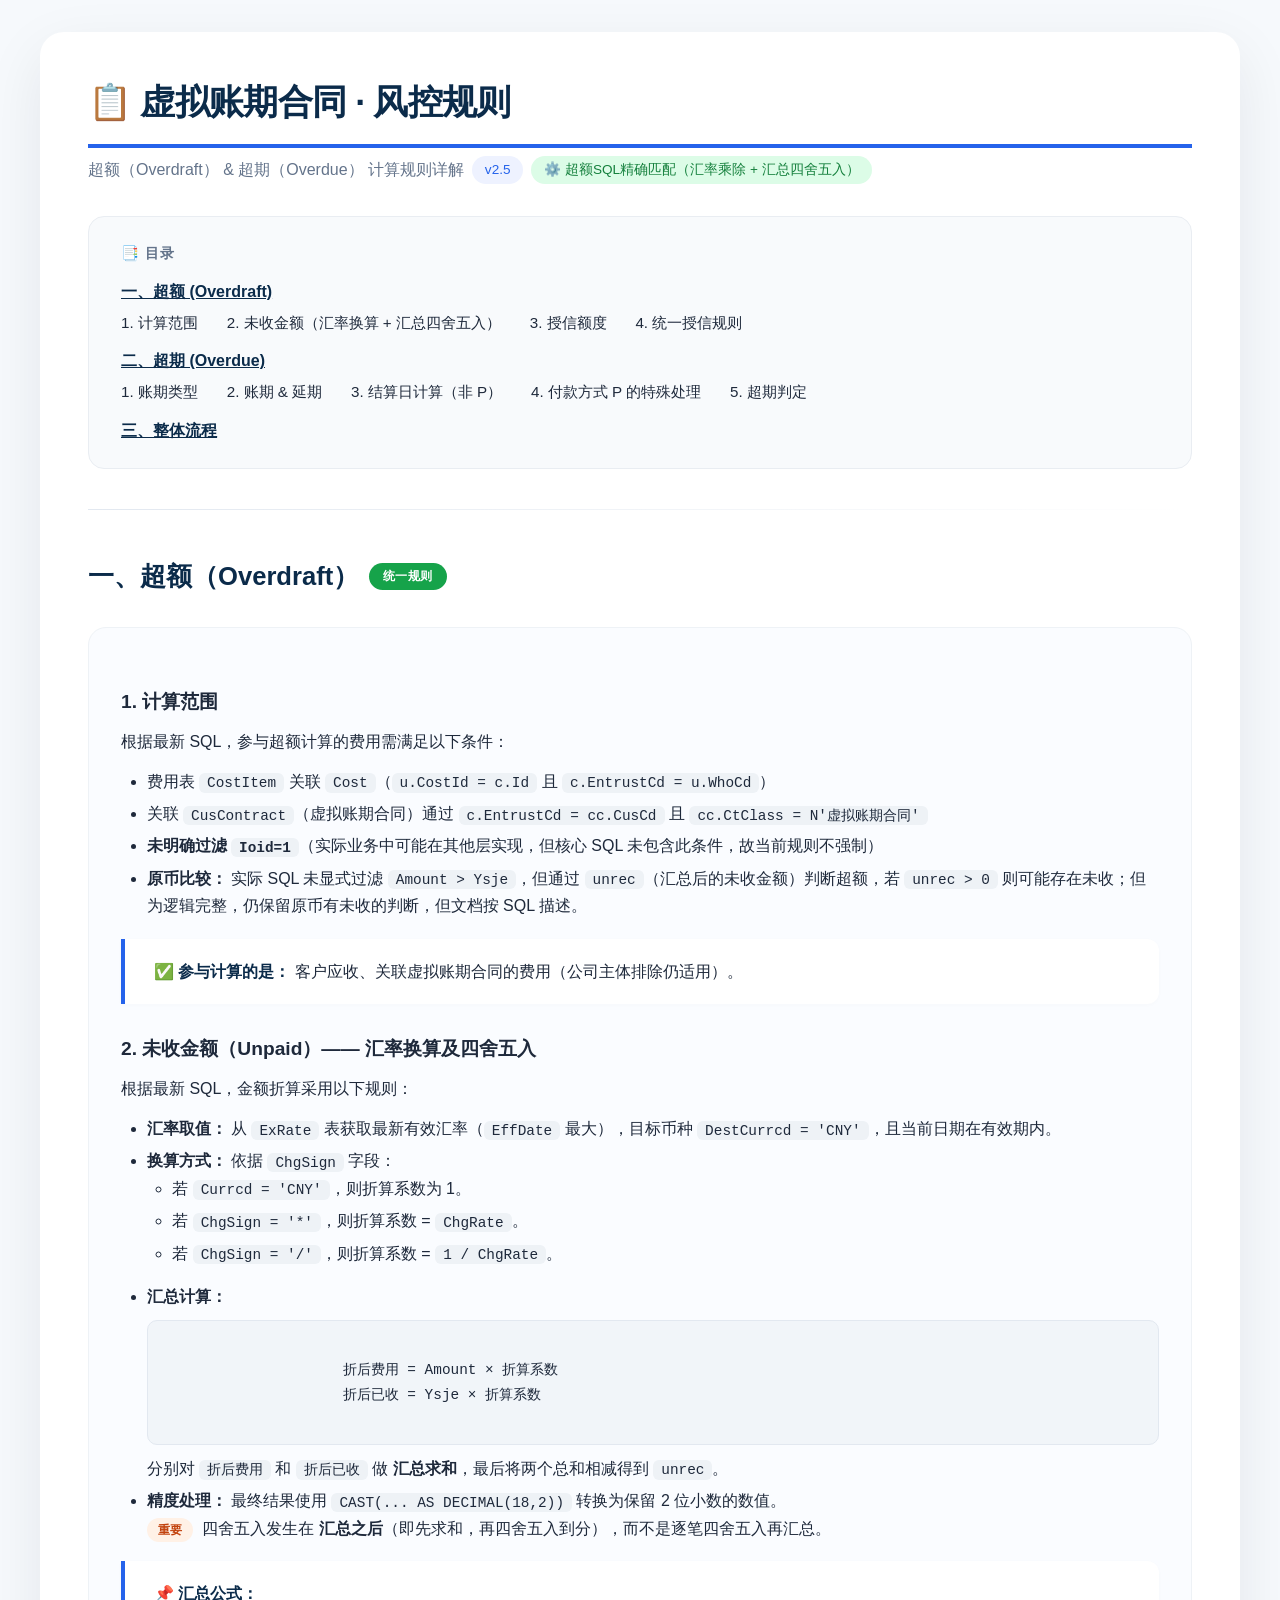
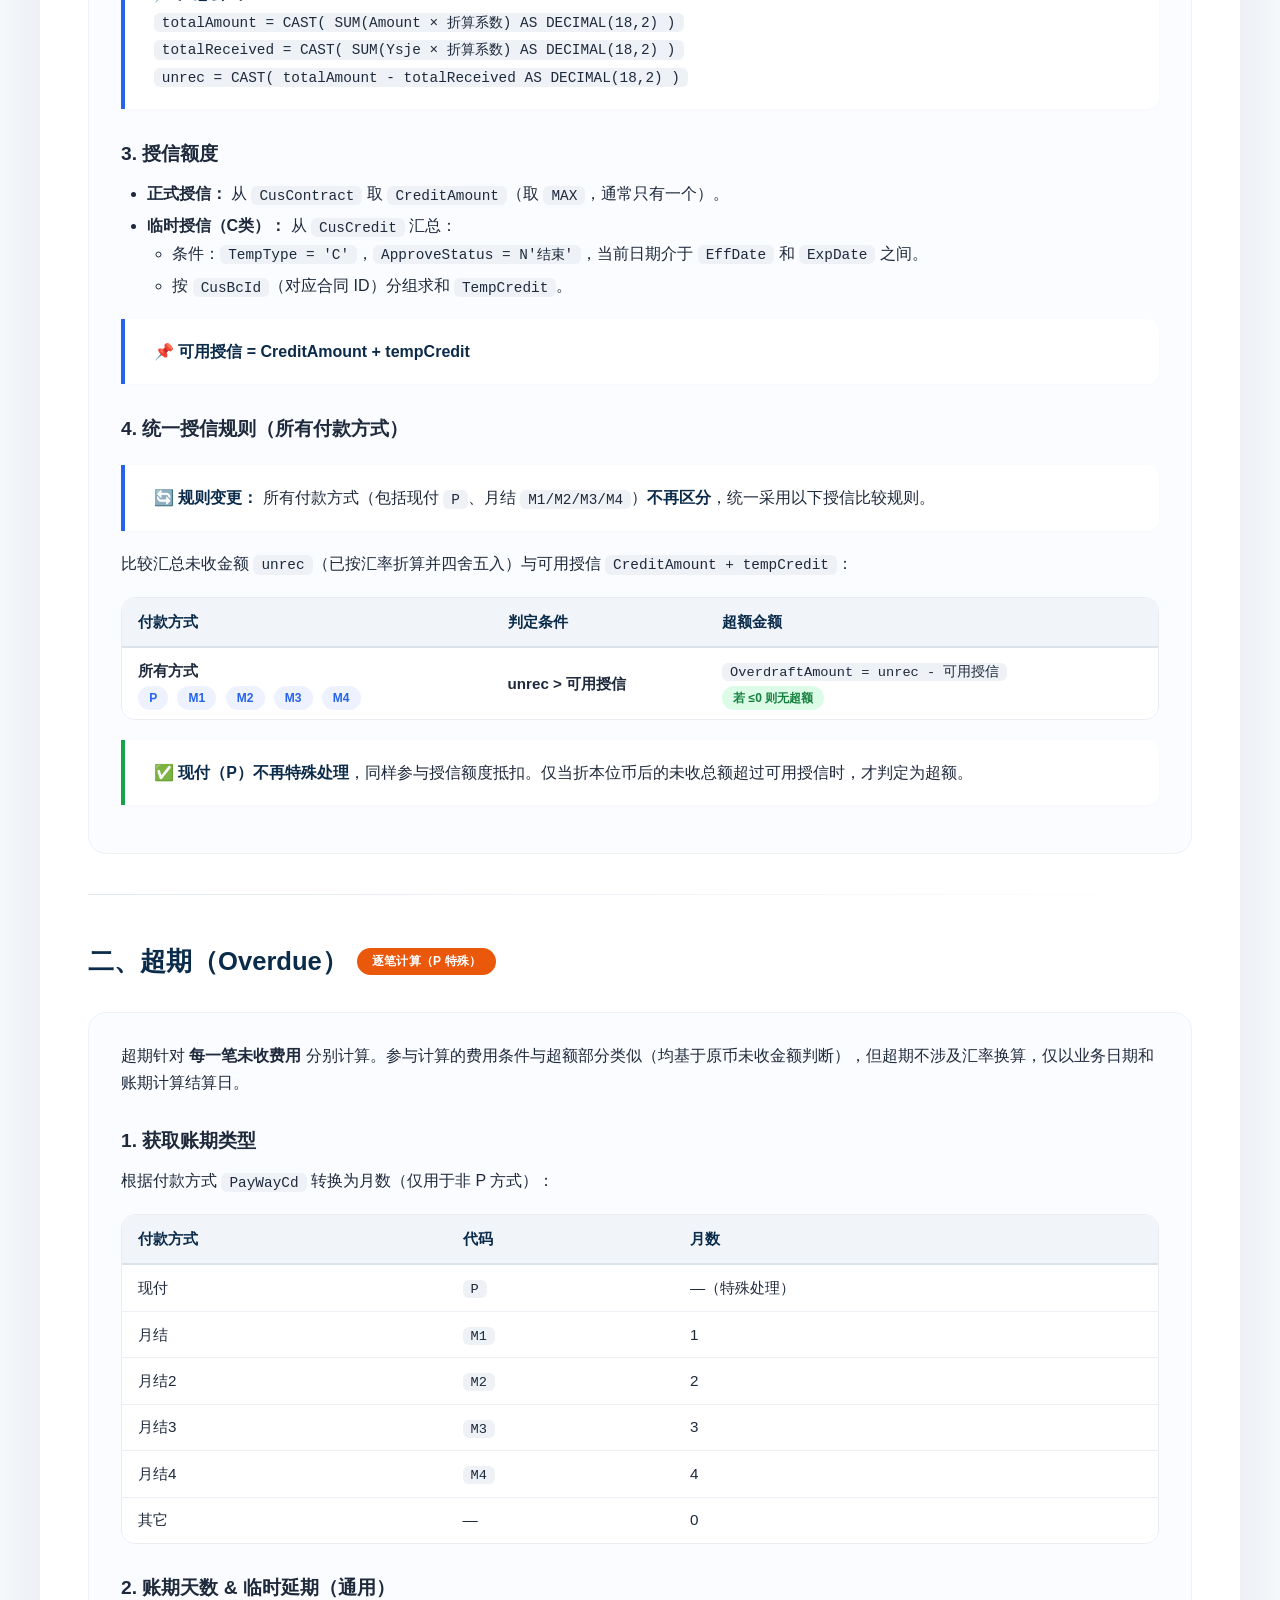
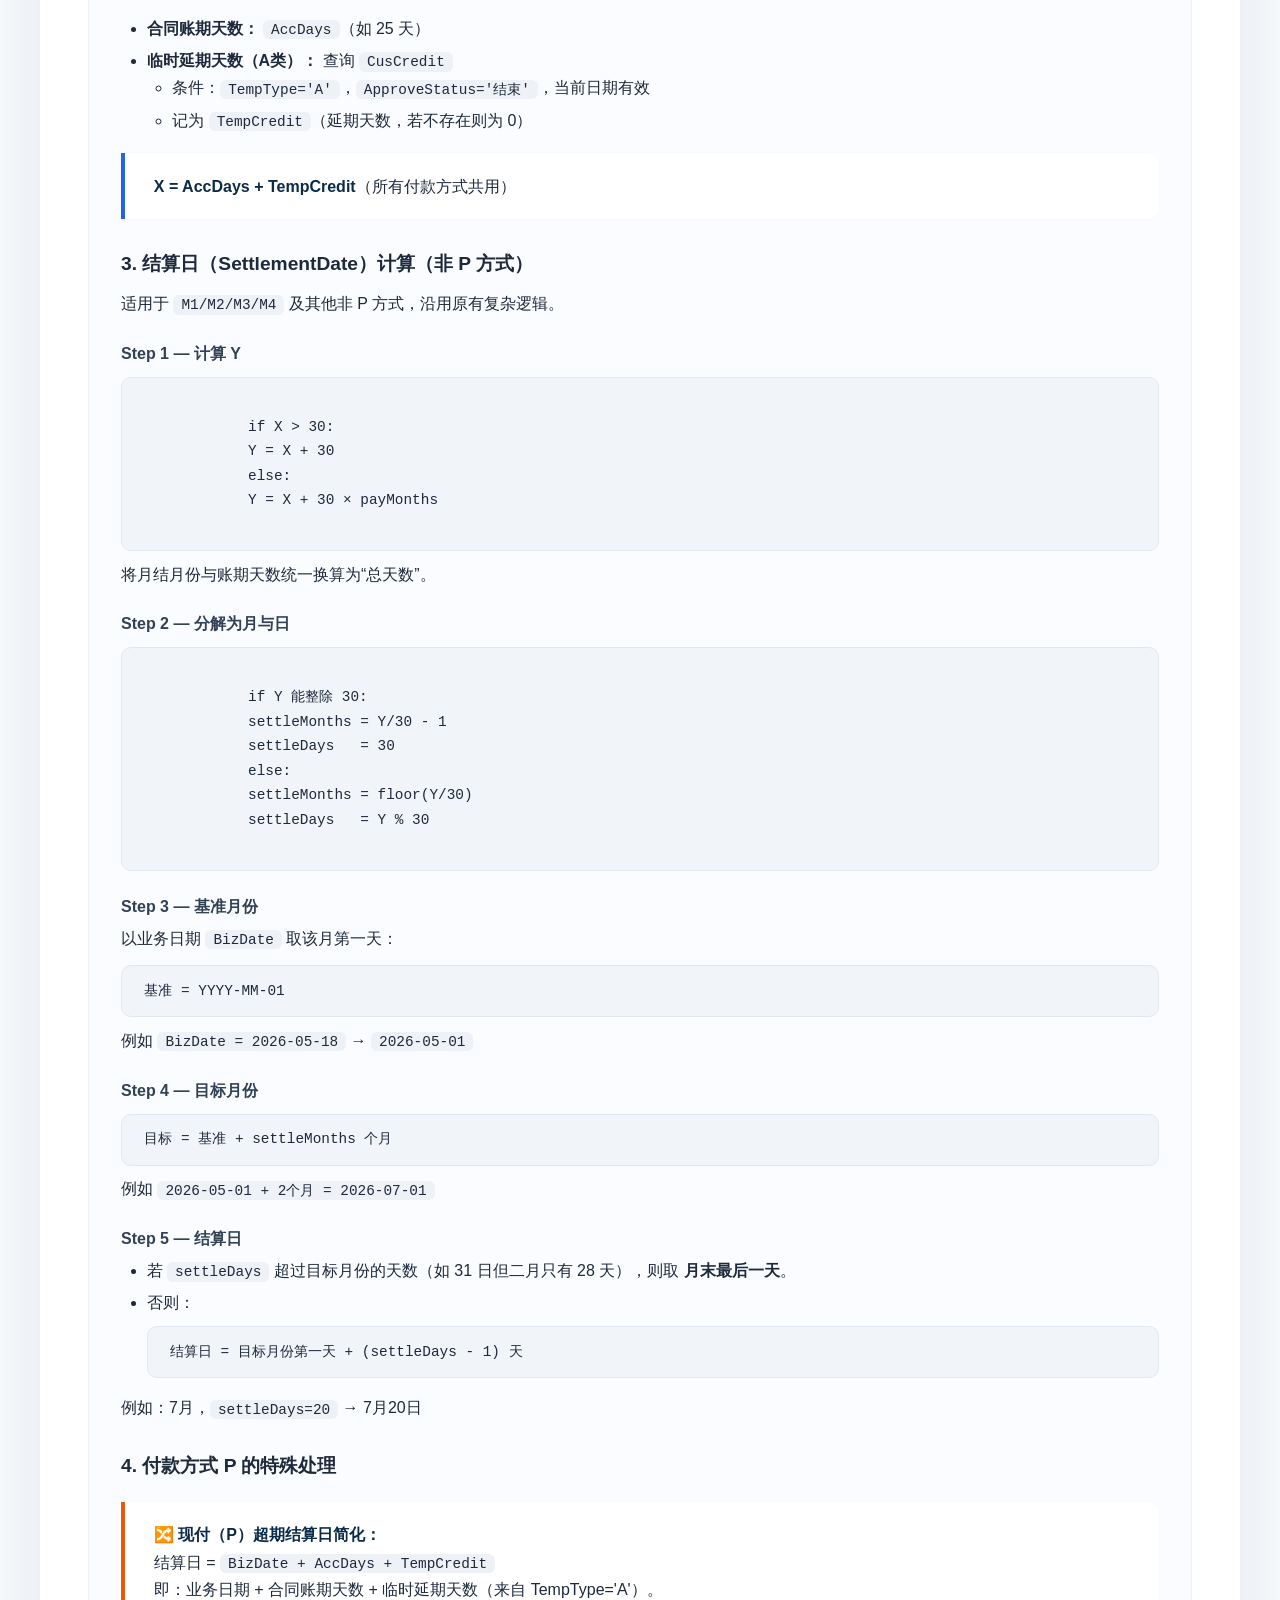
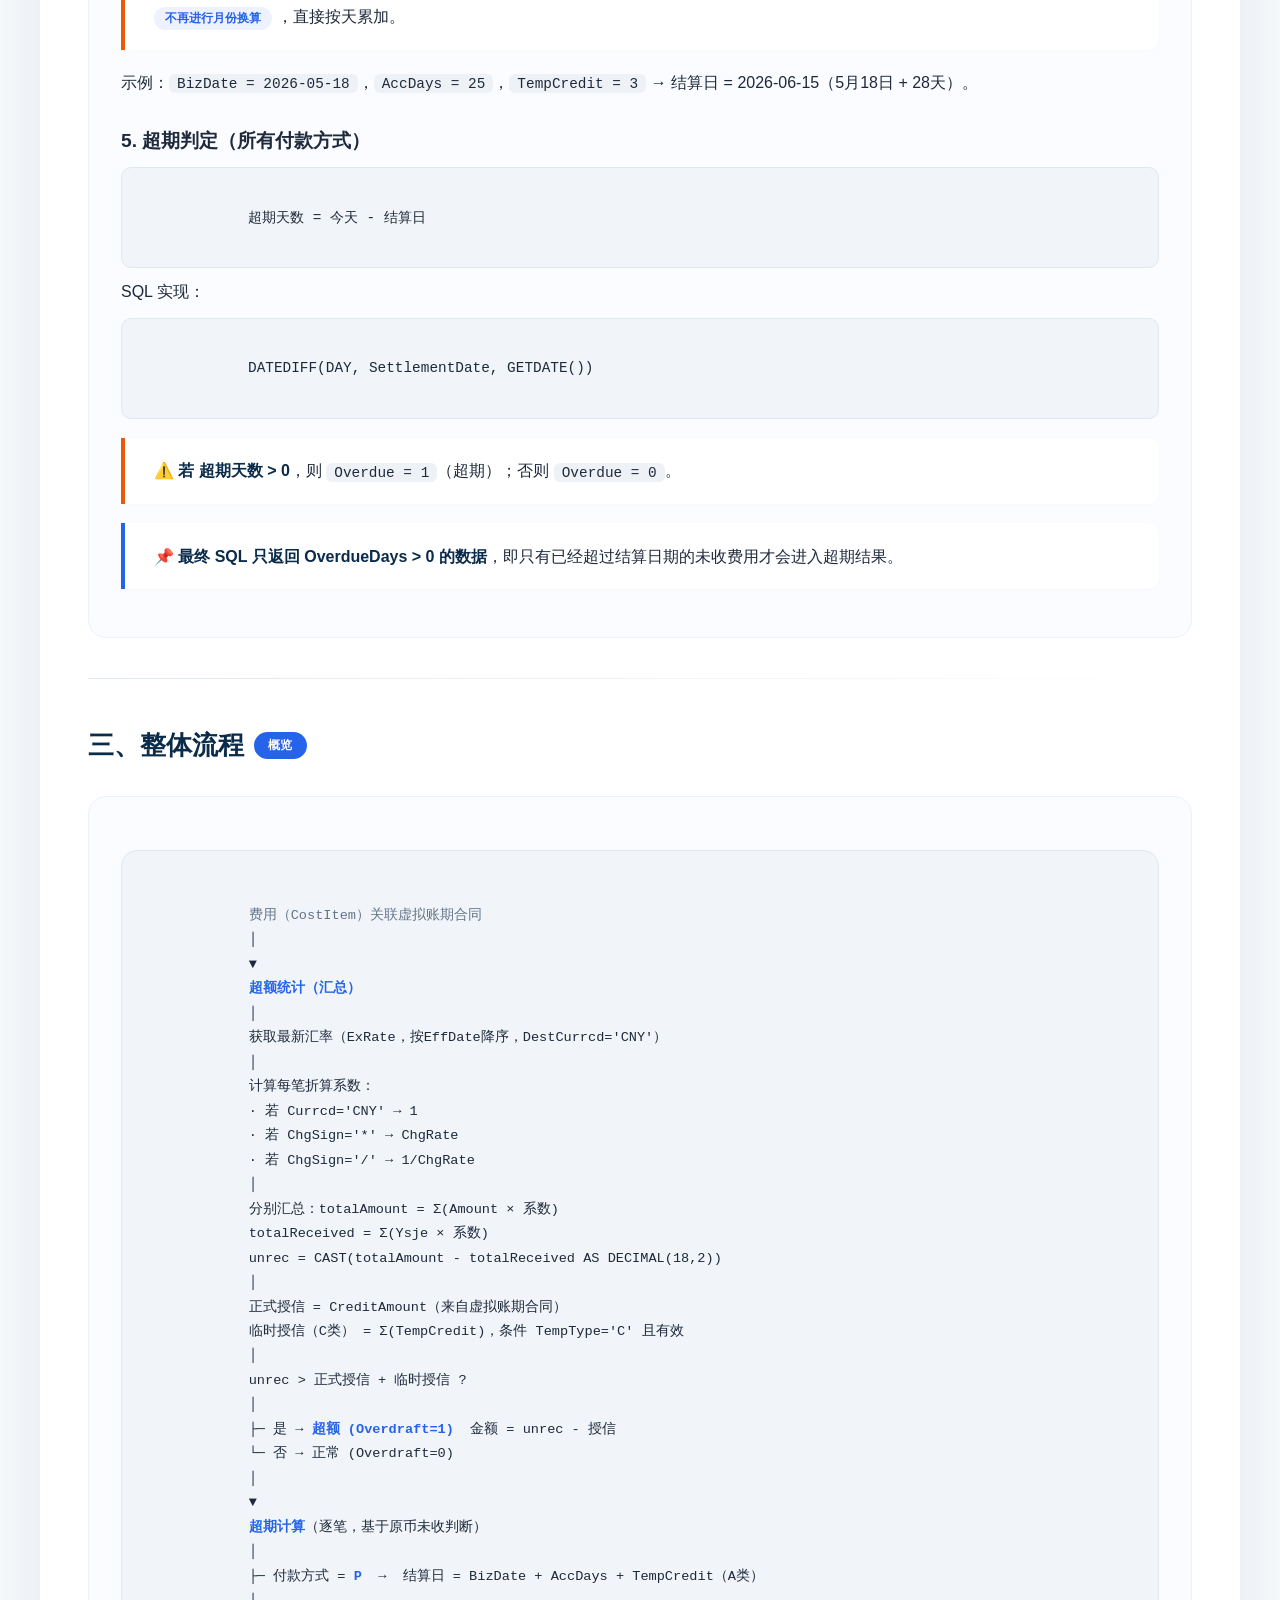
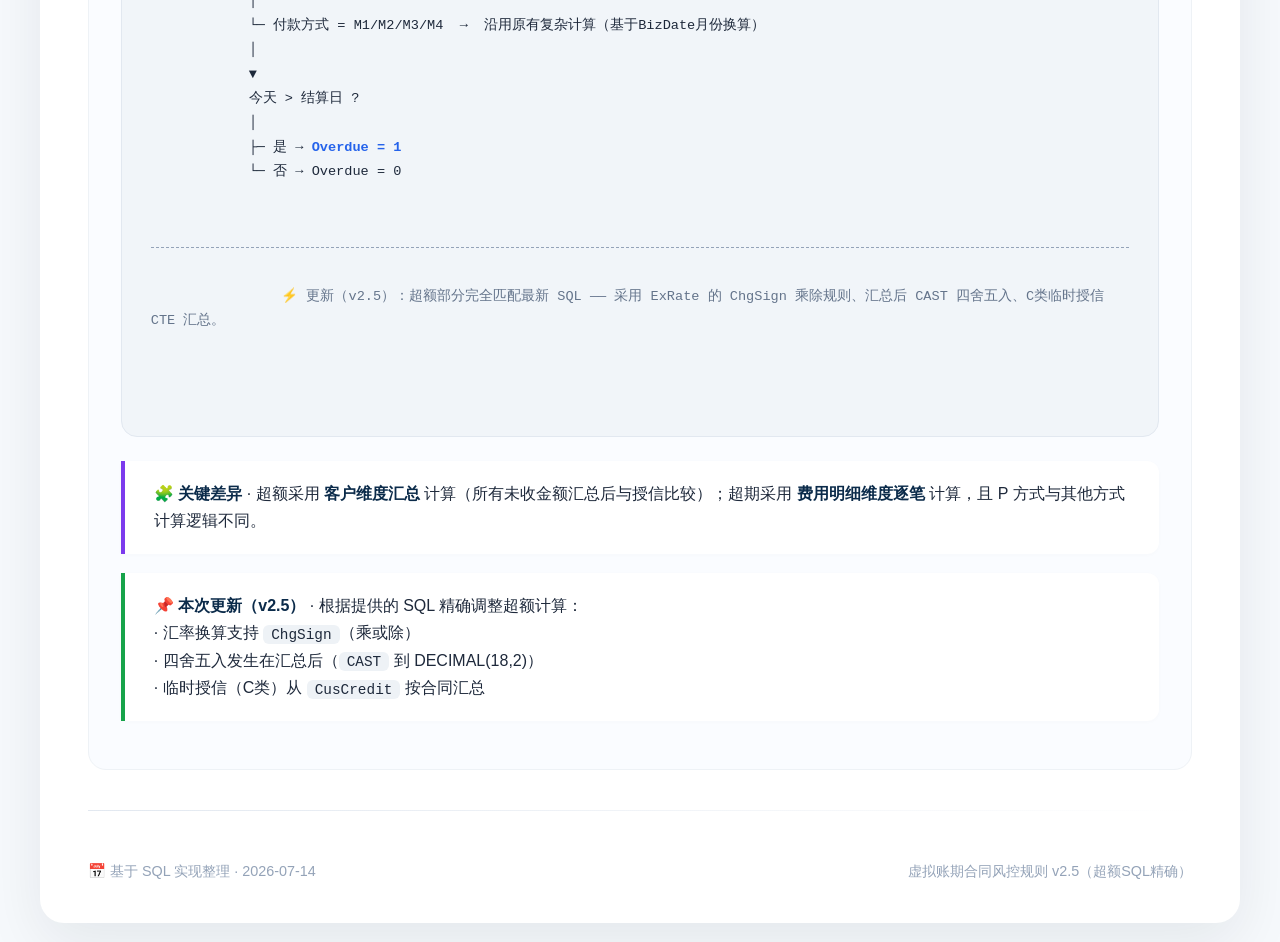
<file: 文档/超额超期本地计算规则/当前提供给oa的计算规则.html>
<!DOCTYPE html>
<html lang="zh-CN">
<head>
    <meta charset="UTF-8">
    <meta name="viewport" content="width=device-width, initial-scale=1.0">
    <title>客商超额超期信息统计规则</title>
    <style>
        /* ===== Reset & Base ===== */
        * {
            margin: 0;
            padding: 0;
            box-sizing: border-box;
        }

        body {
            font-family: -apple-system, BlinkMacSystemFont, "Segoe UI", Roboto, "Helvetica Neue", Arial, sans-serif;
            background: #f6f9fc;
            color: #1e293b;
            line-height: 1.7;
            padding: 2rem 1rem;
        }

        .container {
            max-width: 1200px;
            margin: 0 auto;
            background: #ffffff;
            border-radius: 24px;
            box-shadow: 0 20px 60px rgba(0, 20, 40, 0.08);
            padding: 2.5rem 3rem;
        }

        /* ===== Typography ===== */
        h1 {
            font-size: 2.2rem;
            font-weight: 700;
            letter-spacing: -0.02em;
            color: #0b2b4a;
            border-bottom: 4px solid #2563eb;
            padding-bottom: 0.75rem;
            margin-bottom: 0.5rem;
        }

        .subtitle {
            color: #64748b;
            font-size: 1rem;
            margin-bottom: 2rem;
            display: flex;
            align-items: center;
            gap: 0.5rem;
            flex-wrap: wrap;
        }
        .subtitle span {
            background: #eef2ff;
            color: #2563eb;
            padding: 0.15rem 0.8rem;
            border-radius: 20px;
            font-weight: 500;
            font-size: 0.85rem;
        }
        .subtitle .change-tag {
            background: #dcfce7;
            color: #15803d;
        }

        h2 {
            font-size: 1.6rem;
            font-weight: 600;
            margin-top: 2.8rem;
            margin-bottom: 1.2rem;
            color: #0b2b4a;
            display: flex;
            align-items: center;
            gap: 0.6rem;
            flex-wrap: wrap;
        }
        h2 .badge {
            font-size: 0.75rem;
            font-weight: 600;
            padding: 0.2rem 0.9rem;
            border-radius: 30px;
            background: #2563eb;
            color: #fff;
            letter-spacing: 0.02em;
        }
        h2 .badge.orange {
            background: #ea580c;
        }
        h2 .badge.green {
            background: #16a34a;
        }

        h3 {
            font-size: 1.2rem;
            font-weight: 600;
            margin-top: 1.8rem;
            margin-bottom: 0.6rem;
            color: #1e293b;
        }

        h4 {
            font-size: 1rem;
            font-weight: 600;
            margin-top: 1.4rem;
            margin-bottom: 0.3rem;
            color: #334155;
        }

        p {
            margin-bottom: 0.8rem;
        }

        /* ===== TOC ===== */
        .toc {
            background: #f8fafc;
            border-radius: 16px;
            padding: 1.5rem 2rem;
            margin: 1.8rem 0 2.5rem 0;
            border: 1px solid #e9edf2;
        }
        .toc-title {
            font-weight: 600;
            font-size: 0.9rem;
            text-transform: uppercase;
            letter-spacing: 0.06em;
            color: #64748b;
            margin-bottom: 0.6rem;
        }
        .toc-grid {
            display: flex;
            flex-wrap: wrap;
            gap: 0.3rem 1.8rem;
            align-items: baseline;
        }
        .toc-grid .main-toc {
            flex: 0 0 100%;
            font-weight: 600;
            color: #0b2b4a;
            margin-top: 0.2rem;
        }
        .toc-grid a:not(.main-toc) {
            font-size: 0.95rem;
            color: #1e293b;
            font-weight: 500;
            border-bottom: 2px solid transparent;
            padding-bottom: 0.1rem;
            transition: border-color 0.2s;
            text-decoration: none;
        }
        .toc-grid a:not(.main-toc):hover {
            border-bottom-color: #2563eb;
        }

        /* ===== Cards / Sections ===== */
        .section-card {
            background: #fafcff;
            border-radius: 18px;
            padding: 1.8rem 2rem;
            margin: 1.8rem 0;
            border: 1px solid #eef2f6;
            transition: box-shadow 0.2s;
        }
        .section-card:hover {
            box-shadow: 0 4px 16px rgba(0, 0, 0, 0.02);
        }

        .rule-box {
            background: #ffffff;
            border-left: 4px solid #2563eb;
            padding: 1.2rem 1.8rem;
            margin: 1.2rem 0;
            border-radius: 0 12px 12px 0;
            box-shadow: 0 1px 4px rgba(0, 0, 0, 0.02);
        }
        .rule-box.warn {
            border-left-color: #ea580c;
        }
        .rule-box.green {
            border-left-color: #16a34a;
        }
        .rule-box.purple {
            border-left-color: #7c3aed;
        }
        .rule-box.blue {
            border-left-color: #2563eb;
        }
        .rule-box.orange {
            border-left-color: #ea580c;
        }

        .rule-box strong {
            color: #0b2b4a;
        }

        /* ===== Code & Inline ===== */
        code {
            font-family: "JetBrains Mono", "Fira Code", "Cascadia Code", monospace;
            font-size: 0.9em;
            background: #eef2f6;
            padding: 0.1rem 0.5rem;
            border-radius: 6px;
            color: #1e293b;
            word-break: break-word;
        }

        pre {
            background: #0b1a2a;
            color: #e2e8f0;
            padding: 1.2rem 1.6rem;
            border-radius: 14px;
            overflow-x: auto;
            font-size: 0.9rem;
            line-height: 1.6;
            margin: 1.2rem 0;
            font-family: "JetBrains Mono", "Fira Code", monospace;
            border: 1px solid #1e2f40;
        }
        pre .comment {
            color: #94a3b8;
            font-style: italic;
        }
        pre .keyword {
            color: #f472b6;
        }
        pre .string {
            color: #a3e635;
        }
        pre .number {
            color: #60a5fa;
        }
        pre .operator {
            color: #fbbf24;
        }

        .inline-code-block {
            background: #f1f5f9;
            border-radius: 10px;
            padding: 0.8rem 1.4rem;
            font-family: "JetBrains Mono", monospace;
            font-size: 0.9rem;
            margin: 0.6rem 0;
            border: 1px solid #e2e8f0;
            overflow-x: auto;
            white-space: pre-wrap;
            word-break: break-word;
        }

        /* ===== Table ===== */
        .table-wrap {
            overflow-x: auto;
            margin: 1.2rem 0;
            border-radius: 14px;
            border: 1px solid #e9edf2;
        }
        table {
            width: 100%;
            border-collapse: collapse;
            font-size: 0.95rem;
            background: #fff;
        }
        th {
            background: #f1f5f9;
            font-weight: 600;
            color: #0b2b4a;
            padding: 0.7rem 1rem;
            text-align: left;
            border-bottom: 2px solid #dce2ea;
        }
        td {
            padding: 0.6rem 1rem;
            border-bottom: 1px solid #ecf0f4;
        }
        tr:last-child td {
            border-bottom: none;
        }
        .table-wrap table tr:hover {
            background: #fafcff;
        }

        /* ===== Flowchart (ascii art styled) ===== */
        .flow {
            background: #f1f5f9;
            border-radius: 16px;
            padding: 1.8rem 1.8rem;
            font-family: "JetBrains Mono", "Fira Code", monospace;
            font-size: 0.85rem;
            line-height: 1.8;
            white-space: pre-wrap;
            word-break: break-word;
            border: 1px solid #e2e8f0;
            margin: 1.5rem 0;
            color: #1e293b;
            overflow-x: auto;
        }
        .flow .highlight {
            color: #2563eb;
            font-weight: 600;
        }
        .flow .dim {
            color: #64748b;
        }
        .flow .arrow {
            color: #94a3b8;
        }

        /* ===== List styling ===== */
        ul,
        ol {
            padding-left: 1.6rem;
            margin-bottom: 1rem;
        }
        li {
            margin-bottom: 0.3rem;
        }

        /* ===== Tags ===== */
        .tag {
            display: inline-block;
            background: #eef2ff;
            color: #2563eb;
            font-size: 0.75rem;
            font-weight: 600;
            padding: 0.1rem 0.7rem;
            border-radius: 30px;
            margin-right: 0.3rem;
        }
        .tag.orange {
            background: #fff1e6;
            color: #c2410c;
        }
        .tag.green {
            background: #dcfce7;
            color: #15803d;
        }
        .tag.purple {
            background: #ede9fe;
            color: #6d28d9;
        }

        /* ===== Divider ===== */
        .hr {
            border: none;
            height: 1px;
            background: linear-gradient(to right, #e2e8f0, transparent);
            margin: 2.5rem 0;
        }

        /* ===== Responsive ===== */
        @media (max-width: 720px) {
            .container {
                padding: 1.5rem 1.2rem;
            }
            h1 {
                font-size: 1.7rem;
            }
            h2 {
                font-size: 1.3rem;
                flex-wrap: wrap;
            }
            .section-card {
                padding: 1.2rem 1rem;
            }
            .rule-box {
                padding: 0.8rem 1rem;
            }
            .toc {
                padding: 1rem 1.2rem;
            }
            .toc-grid {
                gap: 0.2rem 1rem;
            }
            .toc-grid .main-toc {
                margin-top: 0.4rem;
            }
            .flow {
                font-size: 0.75rem;
                padding: 1rem;
                line-height: 1.7;
            }
            pre {
                font-size: 0.8rem;
                padding: 0.8rem 1rem;
            }
        }

        @media print {
            body {
                background: #fff;
                padding: 0.2in;
            }
            .container {
                box-shadow: none;
                padding: 0;
            }
            .toc {
                background: #f8fafc;
                border: 1px solid #ddd;
            }
            .section-card {
                border: 1px solid #e2e8f0;
                box-shadow: none;
            }
            .flow {
                background: #f8fafc;
                border: 1px solid #d0d7de;
            }
            pre {
                background: #f1f5f9;
                color: #1e293b;
                border: 1px solid #d0d7de;
            }
            pre .comment {
                color: #64748b;
            }
            pre .keyword {
                color: #b45309;
            }
            pre .string {
                color: #166534;
            }
            pre .number {
                color: #1d4ed8;
            }
            pre .operator {
                color: #9a3412;
            }
            .subtitle span {
                background: #eef2ff;
            }
        }
    </style>
</head>
<body>
<div class="container">

    <!-- ===== HEADER ===== -->
    <h1>📋 虚拟账期合同 · 风控规则</h1>
    <div class="subtitle">
        超额（Overdraft） &amp; 超期（Overdue） 计算规则详解
        <span>v2.5</span>
        <span class="change-tag">⚙️ 超额SQL精确匹配（汇率乘除 + 汇总四舍五入）</span>
    </div>

    <!-- ===== TOC ===== -->
    <div class="toc">
        <div class="toc-title">📑 目录</div>
        <div class="toc-grid">
            <!-- 主标题独占一行 -->
            <a href="#sec-overdraft" class="main-toc">一、超额 (Overdraft)</a>
            <a href="#sec-overdraft-scope">1. 计算范围</a>
            <a href="#sec-overdraft-unpaid">2. 未收金额（汇率换算 + 汇总四舍五入）</a>
            <a href="#sec-overdraft-credit">3. 授信额度</a>
            <a href="#sec-overdraft-rule">4. 统一授信规则</a>

            <a href="#sec-overdue" class="main-toc">二、超期 (Overdue)</a>
            <a href="#sec-overdue-paymonths">1. 账期类型</a>
            <a href="#sec-overdue-days">2. 账期 &amp; 延期</a>
            <a href="#sec-overdue-settlement">3. 结算日计算（非 P）</a>
            <a href="#sec-overdue-p-special">4. 付款方式 P 的特殊处理</a>
            <a href="#sec-overdue-result">5. 超期判定</a>

            <a href="#sec-flow" class="main-toc">三、整体流程</a>
        </div>
    </div>

    <hr class="hr">

    <!-- ============================================================ -->
    <!--                   一、超额                                      -->
    <!-- ============================================================ -->
    <h2 id="sec-overdraft">
        <span>一、超额（Overdraft）</span>
        <span class="badge green">统一规则</span>
    </h2>

    <div class="section-card">

        <h3 id="sec-overdraft-scope">1. 计算范围</h3>
        <p>根据最新 SQL，参与超额计算的费用需满足以下条件：</p>
        <ul>
            <li>费用表 <code>CostItem</code> 关联 <code>Cost</code>（<code>u.CostId = c.Id</code> 且 <code>c.EntrustCd = u.WhoCd</code>）</li>
            <li>关联 <code>CusContract</code>（虚拟账期合同）通过 <code>c.EntrustCd = cc.CusCd</code> 且 <code>cc.CtClass = N'虚拟账期合同'</code></li>
            <li><strong>未明确过滤 <code>Ioid=1</code></strong>（实际业务中可能在其他层实现，但核心 SQL 未包含此条件，故当前规则不强制）</li>
            <li><strong>原币比较：</strong> 实际 SQL 未显式过滤 <code>Amount &gt; Ysje</code>，但通过 <code>unrec</code>（汇总后的未收金额）判断超额，若 <code>unrec &gt; 0</code> 则可能存在未收；但为逻辑完整，仍保留原币有未收的判断，但文档按 SQL 描述。</li>
        </ul>
        <div class="rule-box">
            <strong>✅ 参与计算的是：</strong> 客户应收、关联虚拟账期合同的费用（公司主体排除仍适用）。
        </div>

        <h3 id="sec-overdraft-unpaid">2. 未收金额（Unpaid）—— 汇率换算及四舍五入</h3>
        <p>根据最新 SQL，金额折算采用以下规则：</p>
        <ul>
            <li><strong>汇率取值：</strong> 从 <code>ExRate</code> 表获取最新有效汇率（<code>EffDate</code> 最大），目标币种 <code>DestCurrcd = 'CNY'</code>，且当前日期在有效期内。</li>
            <li><strong>换算方式：</strong> 依据 <code>ChgSign</code> 字段：
                <ul>
                    <li>若 <code>Currcd = 'CNY'</code>，则折算系数为 1。</li>
                    <li>若 <code>ChgSign = '*'</code>，则折算系数 = <code>ChgRate</code>。</li>
                    <li>若 <code>ChgSign = '/'</code>，则折算系数 = <code>1 / ChgRate</code>。</li>
                </ul>
            </li>
            <li><strong>汇总计算：</strong>
                <div class="inline-code-block">
                    折后费用 = Amount × 折算系数
                    折后已收 = Ysje × 折算系数
                </div>
                分别对 <code>折后费用</code> 和 <code>折后已收</code> 做 <strong>汇总求和</strong>，最后将两个总和相减得到 <code>unrec</code>。
            </li>
            <li><strong>精度处理：</strong> 最终结果使用 <code>CAST(... AS DECIMAL(18,2))</code> 转换为保留 2 位小数的数值。<br>
                <span class="tag orange">重要</span> 四舍五入发生在 <strong>汇总之后</strong>（即先求和，再四舍五入到分），而不是逐笔四舍五入再汇总。
            </li>
        </ul>
        <div class="rule-box blue">
            <strong>📌 汇总公式：</strong><br>
            <code>totalAmount   = CAST( SUM(Amount × 折算系数) AS DECIMAL(18,2) )</code><br>
            <code>totalReceived = CAST( SUM(Ysje × 折算系数) AS DECIMAL(18,2) )</code><br>
            <code>unrec         = CAST( totalAmount - totalReceived AS DECIMAL(18,2) )</code>
        </div>

        <h3 id="sec-overdraft-credit">3. 授信额度</h3>
        <ul>
            <li><strong>正式授信：</strong> 从 <code>CusContract</code> 取 <code>CreditAmount</code>（取 <code>MAX</code>，通常只有一个）。</li>
            <li><strong>临时授信（C类）：</strong> 从 <code>CusCredit</code> 汇总：
                <ul>
                    <li>条件：<code>TempType = 'C'</code>，<code>ApproveStatus = N'结束'</code>，当前日期介于 <code>EffDate</code> 和 <code>ExpDate</code> 之间。</li>
                    <li>按 <code>CusBcId</code>（对应合同 ID）分组求和 <code>TempCredit</code>。</li>
                </ul>
            </li>
        </ul>
        <div class="rule-box">
            <strong>📌 可用授信 = CreditAmount + tempCredit</strong>
        </div>

        <h3 id="sec-overdraft-rule">4. 统一授信规则（所有付款方式）</h3>
        <div class="rule-box blue">
            <strong>🔄 规则变更：</strong> 所有付款方式（包括现付 <code>P</code>、月结 <code>M1/M2/M3/M4</code>）<strong>不再区分</strong>，统一采用以下授信比较规则。
        </div>

        <p>比较汇总未收金额 <code>unrec</code>（已按汇率折算并四舍五入）与可用授信 <code>CreditAmount + tempCredit</code>：</p>

        <div class="table-wrap">
            <table>
                <thead>
                <tr><th>付款方式</th><th>判定条件</th><th>超额金额</th></tr>
                </thead>
                <tbody>
                <tr>
                    <td><strong>所有方式</strong><br><span class="tag">P</span> <span class="tag">M1</span> <span class="tag">M2</span> <span class="tag">M3</span> <span class="tag">M4</span></td>
                    <td><strong>unrec &gt; 可用授信</strong></td>
                    <td><code>OverdraftAmount = unrec - 可用授信</code><br><span class="tag green">若 ≤0 则无超额</span></td>
                </tr>
                </tbody>
            </table>
        </div>

        <div class="rule-box green">
            <strong>✅ 现付（P）不再特殊处理</strong>，同样参与授信额度抵扣。仅当折本位币后的未收总额超过可用授信时，才判定为超额。
        </div>
    </div>

    <hr class="hr">

    <!-- ============================================================ -->
    <!--                   二、超期                                      -->
    <!-- ============================================================ -->
    <h2 id="sec-overdue">
        <span>二、超期（Overdue）</span>
        <span class="badge orange">逐笔计算（P 特殊）</span>
    </h2>

    <div class="section-card">

        <p>超期针对 <strong>每一笔未收费用</strong> 分别计算。参与计算的费用条件与超额部分类似（均基于原币未收金额判断），但超期不涉及汇率换算，仅以业务日期和账期计算结算日。</p>

        <h3 id="sec-overdue-paymonths">1. 获取账期类型</h3>
        <p>根据付款方式 <code>PayWayCd</code> 转换为月数（仅用于非 P 方式）：</p>

        <div class="table-wrap">
            <table>
                <thead><tr><th>付款方式</th><th>代码</th><th>月数</th></tr></thead>
                <tbody>
                <tr><td>现付</td><td><code>P</code></td><td>—（特殊处理）</td></tr>
                <tr><td>月结</td><td><code>M1</code></td><td>1</td></tr>
                <tr><td>月结2</td><td><code>M2</code></td><td>2</td></tr>
                <tr><td>月结3</td><td><code>M3</code></td><td>3</td></tr>
                <tr><td>月结4</td><td><code>M4</code></td><td>4</td></tr>
                <tr><td>其它</td><td>—</td><td>0</td></tr>
                </tbody>
            </table>
        </div>

        <h3 id="sec-overdue-days">2. 账期天数 &amp; 临时延期（通用）</h3>
        <ul>
            <li><strong>合同账期天数：</strong> <code>AccDays</code>（如 25 天）</li>
            <li><strong>临时延期天数（A类）：</strong> 查询 <code>CusCredit</code>
                <ul>
                    <li>条件：<code>TempType='A'</code>，<code>ApproveStatus='结束'</code>，当前日期有效</li>
                    <li>记为 <code>TempCredit</code>（延期天数，若不存在则为 0）</li>
                </ul>
            </li>
        </ul>
        <div class="rule-box">
            <strong>X = AccDays + TempCredit</strong>（所有付款方式共用）
        </div>

        <h3 id="sec-overdue-settlement">3. 结算日（SettlementDate）计算（非 P 方式）</h3>
        <p>适用于 <code>M1/M2/M3/M4</code> 及其他非 P 方式，沿用原有复杂逻辑。</p>

        <h4>Step 1 — 计算 Y</h4>
        <div class="inline-code-block">
            if X &gt; 30:
            Y = X + 30
            else:
            Y = X + 30 × payMonths
        </div>
        <p>将月结月份与账期天数统一换算为“总天数”。</p>

        <h4>Step 2 — 分解为月与日</h4>
        <div class="inline-code-block">
            if Y 能整除 30:
            settleMonths = Y/30 - 1
            settleDays   = 30
            else:
            settleMonths = floor(Y/30)
            settleDays   = Y % 30
        </div>

        <h4>Step 3 — 基准月份</h4>
        <p>以业务日期 <code>BizDate</code> 取该月第一天：</p>
        <div class="inline-code-block">基准 = YYYY-MM-01</div>
        <p>例如 <code>BizDate = 2026-05-18</code> → <code>2026-05-01</code></p>

        <h4>Step 4 — 目标月份</h4>
        <div class="inline-code-block">目标 = 基准 + settleMonths 个月</div>
        <p>例如 <code>2026-05-01 + 2个月 = 2026-07-01</code></p>

        <h4>Step 5 — 结算日</h4>
        <ul>
            <li>若 <code>settleDays</code> 超过目标月份的天数（如 31 日但二月只有 28 天），则取 <strong>月末最后一天</strong>。</li>
            <li>否则：<div class="inline-code-block">结算日 = 目标月份第一天 + (settleDays - 1) 天</div></li>
        </ul>
        <p>例如：7月，<code>settleDays=20</code> → 7月20日</p>

        <h3 id="sec-overdue-p-special">4. 付款方式 P 的特殊处理</h3>
        <div class="rule-box orange">
            <strong>🔀 现付（P）超期结算日简化：</strong><br>
            结算日 = <code>BizDate + AccDays + TempCredit</code><br>
            即：业务日期 + 合同账期天数 + 临时延期天数（来自 TempType='A'）。<br>
            <span class="tag">不再进行月份换算</span>，直接按天累加。
        </div>
        <p>示例：<code>BizDate = 2026-05-18</code>，<code>AccDays = 25</code>，<code>TempCredit = 3</code> → 结算日 = 2026-06-15（5月18日 + 28天）。</p>

        <h3 id="sec-overdue-result">5. 超期判定（所有付款方式）</h3>
        <div class="inline-code-block">
            超期天数 = 今天 - 结算日
        </div>
        <p>SQL 实现：</p>
        <div class="inline-code-block">
            DATEDIFF(DAY, SettlementDate, GETDATE())
        </div>

        <div class="rule-box warn">
            <strong>⚠️ 若 超期天数 &gt; 0</strong>，则 <code>Overdue = 1</code>（超期）；否则 <code>Overdue = 0</code>。
        </div>
        <div class="rule-box">
            <strong>📌 最终 SQL 只返回 OverdueDays &gt; 0 的数据</strong>，即只有已经超过结算日期的未收费用才会进入超期结果。
        </div>
    </div>

    <hr class="hr">

    <!-- ============================================================ -->
    <!--                   三、整体流程                                   -->
    <!-- ============================================================ -->
    <h2 id="sec-flow">
        <span>三、整体流程</span>
        <span class="badge purple">概览</span>
    </h2>

    <div class="section-card">
        <div class="flow">
            <span class="dim">费用（CostItem）关联虚拟账期合同</span>
            │
            ▼
            <span class="highlight">超额统计（汇总）</span>
            │
            获取最新汇率（ExRate，按EffDate降序，DestCurrcd='CNY'）
            │
            计算每笔折算系数：
            · 若 Currcd='CNY' → 1
            · 若 ChgSign='*' → ChgRate
            · 若 ChgSign='/' → 1/ChgRate
            │
            分别汇总：totalAmount = Σ(Amount × 系数)
            totalReceived = Σ(Ysje × 系数)
            unrec = CAST(totalAmount - totalReceived AS DECIMAL(18,2))
            │
            正式授信 = CreditAmount（来自虚拟账期合同）
            临时授信（C类） = Σ(TempCredit)，条件 TempType='C' 且有效
            │
            unrec &gt; 正式授信 + 临时授信 ?
            │
            ├─ 是 → <span class="highlight">超额 (Overdraft=1)</span>  金额 = unrec - 授信
            └─ 否 → 正常 (Overdraft=0)
            │
            ▼
            <span class="highlight">超期计算</span>（逐笔，基于原币未收判断）
            │
            ├─ 付款方式 = <span class="highlight">P</span>  →  结算日 = BizDate + AccDays + TempCredit（A类）
            │
            └─ 付款方式 = M1/M2/M3/M4  →  沿用原有复杂计算（基于BizDate月份换算）
            │
            ▼
            今天 &gt; 结算日 ?
            │
            ├─ 是 → <span class="highlight">Overdue = 1</span>
            └─ 否 → Overdue = 0

            <span style="display:block; margin-top: 0.8rem; padding-top: 0.8rem; border-top: 1px dashed #94a3b8;" class="dim">
                ⚡ 更新（v2.5）：超额部分完全匹配最新 SQL —— 采用 ExRate 的 ChgSign 乘除规则、汇总后 CAST 四舍五入、C类临时授信 CTE 汇总。
                </span>
        </div>

        <div class="rule-box purple" style="margin-top:1.2rem;">
            <strong>🧩 关键差异</strong> · 超额采用 <strong>客户维度汇总</strong> 计算（所有未收金额汇总后与授信比较）；超期采用 <strong>费用明细维度逐笔</strong> 计算，且 P 方式与其他方式计算逻辑不同。
        </div>

        <div class="rule-box green" style="margin-top:0.8rem;">
            <strong>📌 本次更新（v2.5）</strong> · 根据提供的 SQL 精确调整超额计算：<br>
            · 汇率换算支持 <code>ChgSign</code>（乘或除）<br>
            · 四舍五入发生在汇总后（<code>CAST</code> 到 DECIMAL(18,2)）<br>
            · 临时授信（C类）从 <code>CusCredit</code> 按合同汇总<br>
        </div>
    </div>

    <hr class="hr">

    <!-- ===== FOOTER ===== -->
    <div style="display:flex; justify-content:space-between; flex-wrap:wrap; gap:0.5rem; font-size:0.9rem; color:#94a3b8; padding-top:0.5rem;">
        <span>📅 基于 SQL 实现整理 · 2026-07-14</span>
        <span>虚拟账期合同风控规则 v2.5（超额SQL精确）</span>
    </div>

</div>
</body>
</html>
</file>
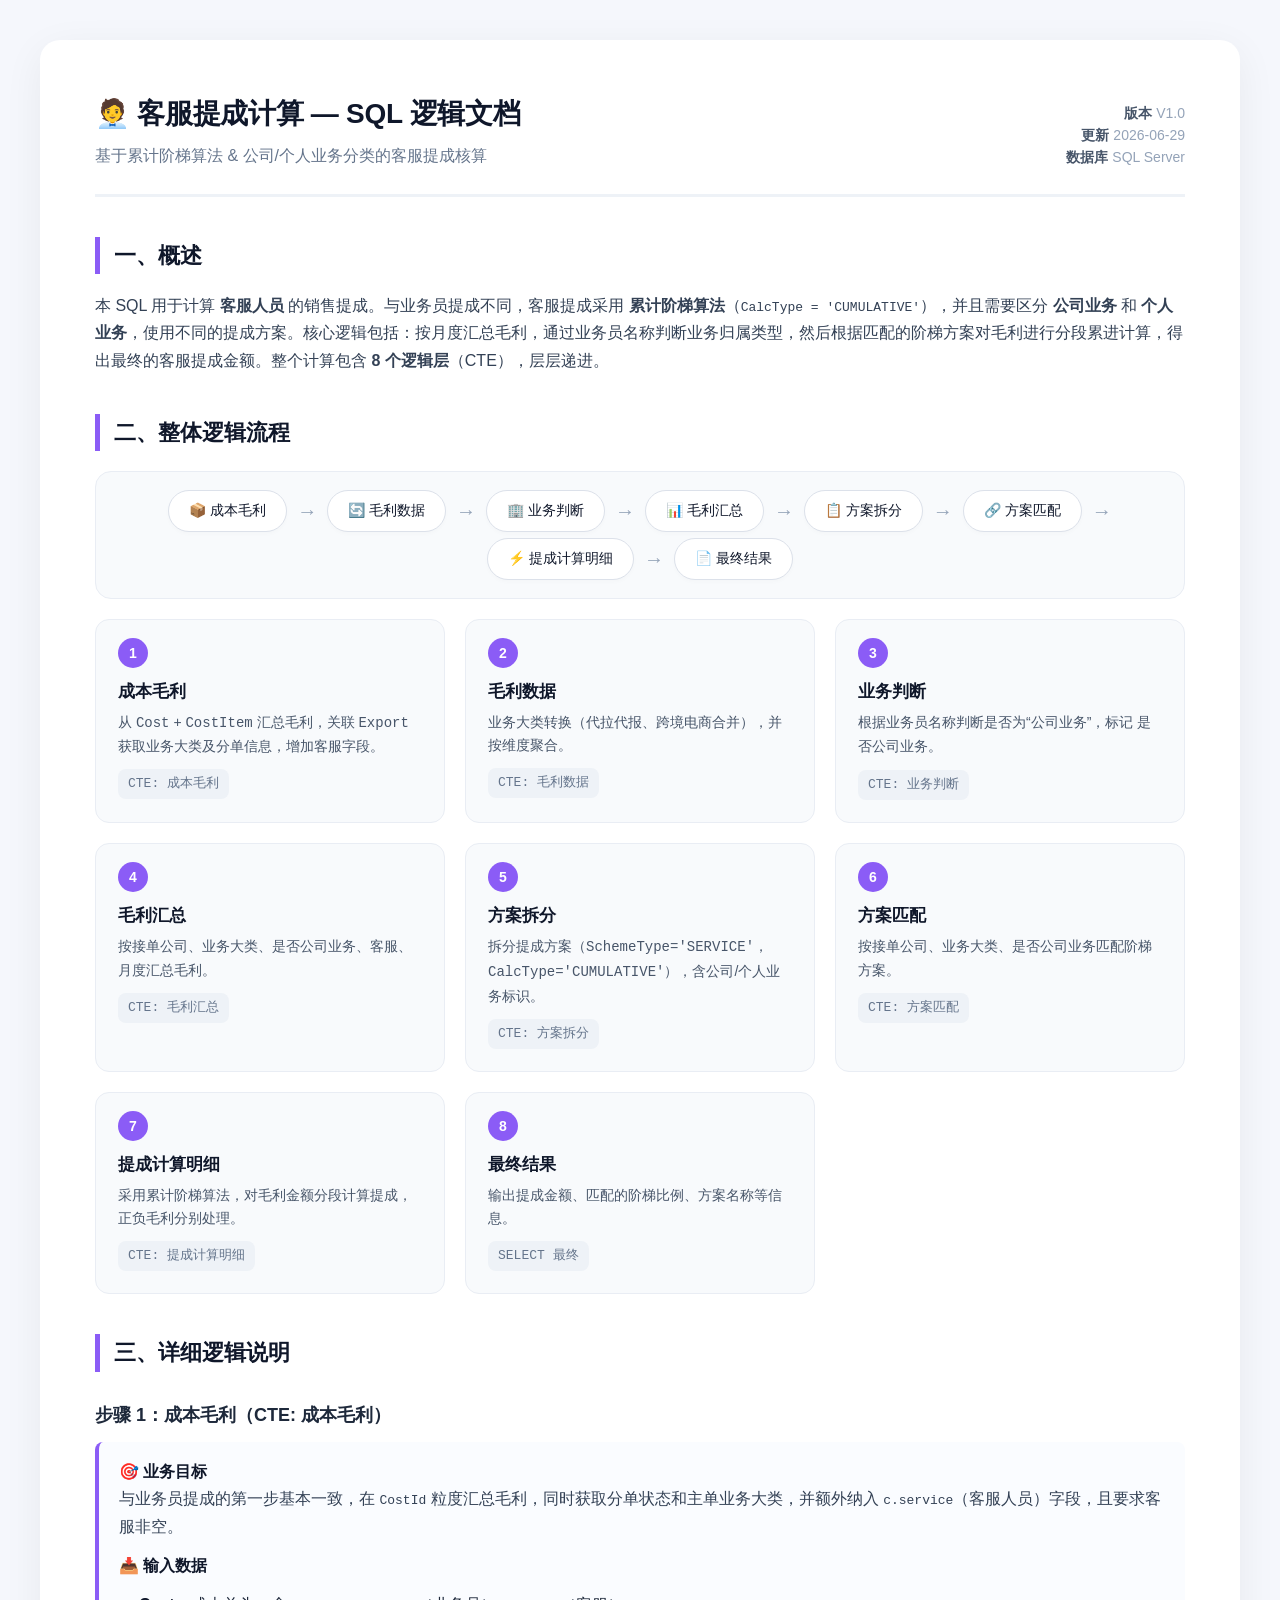
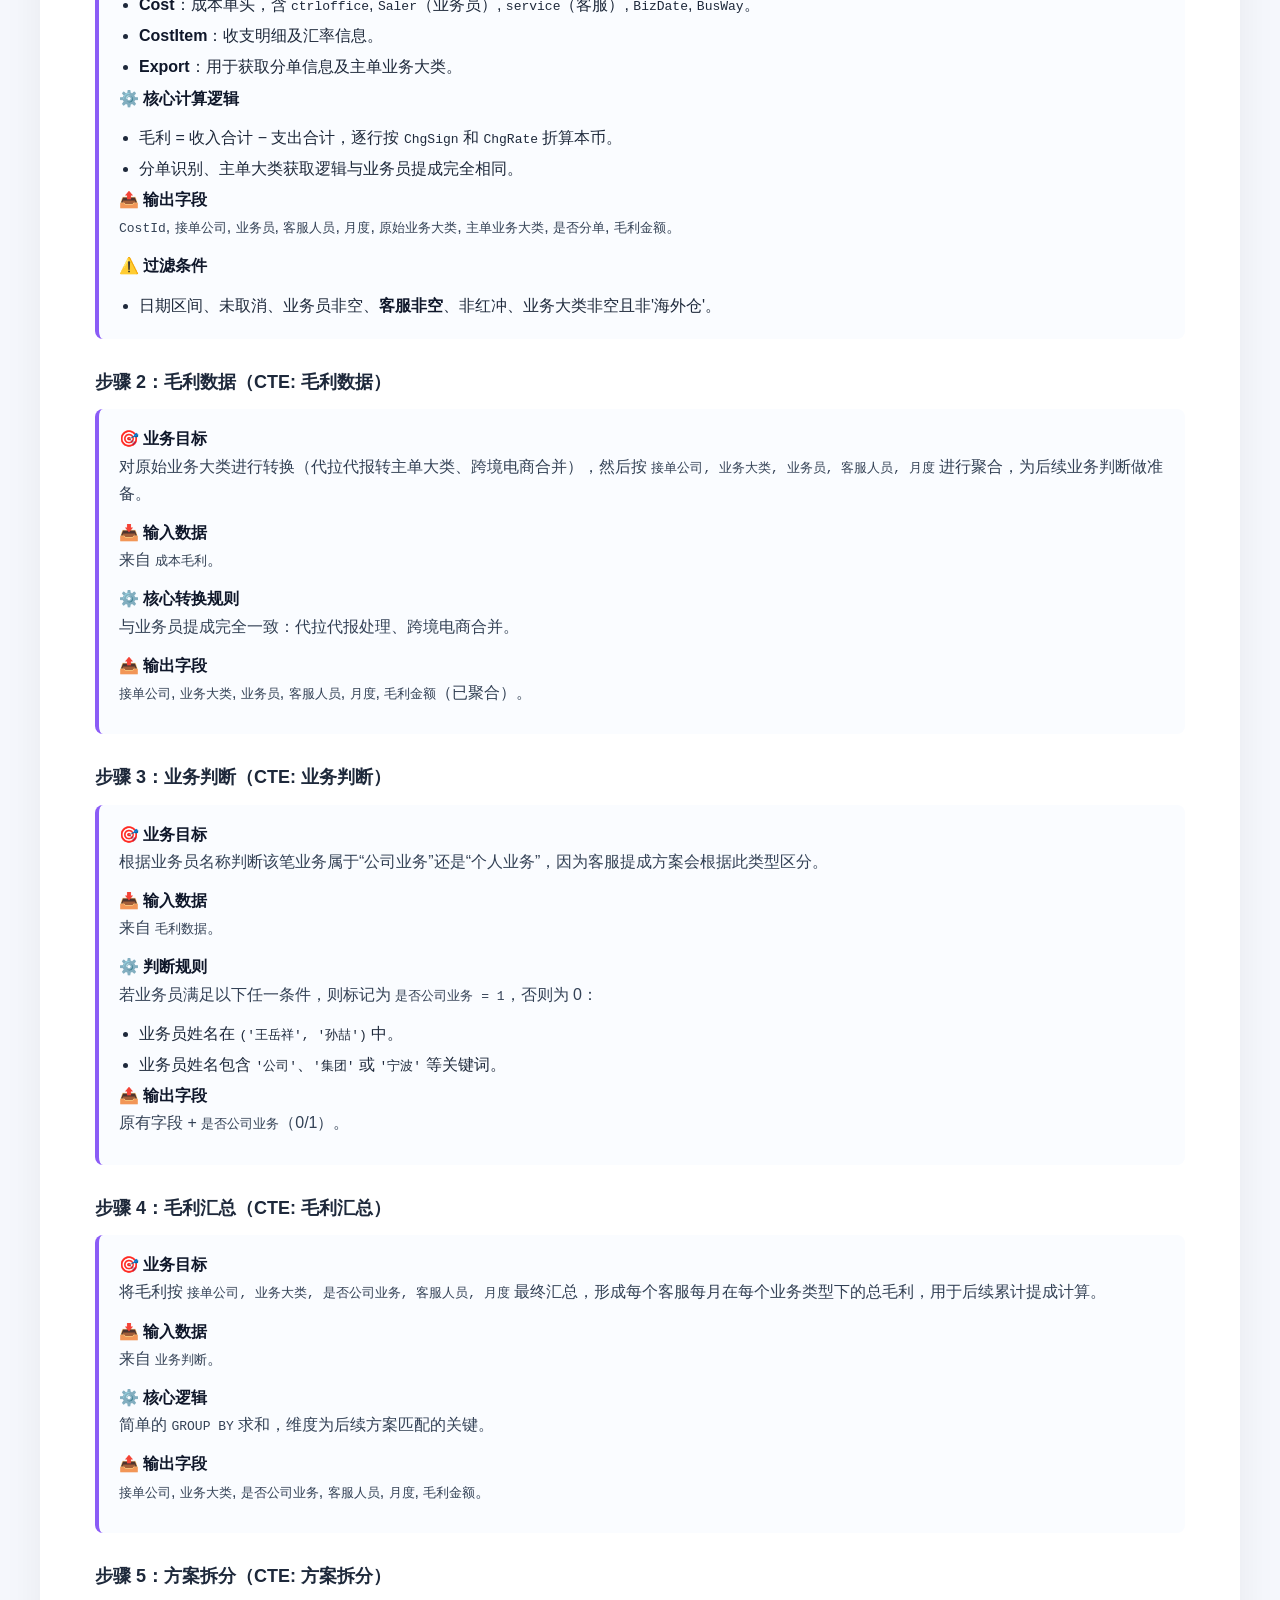
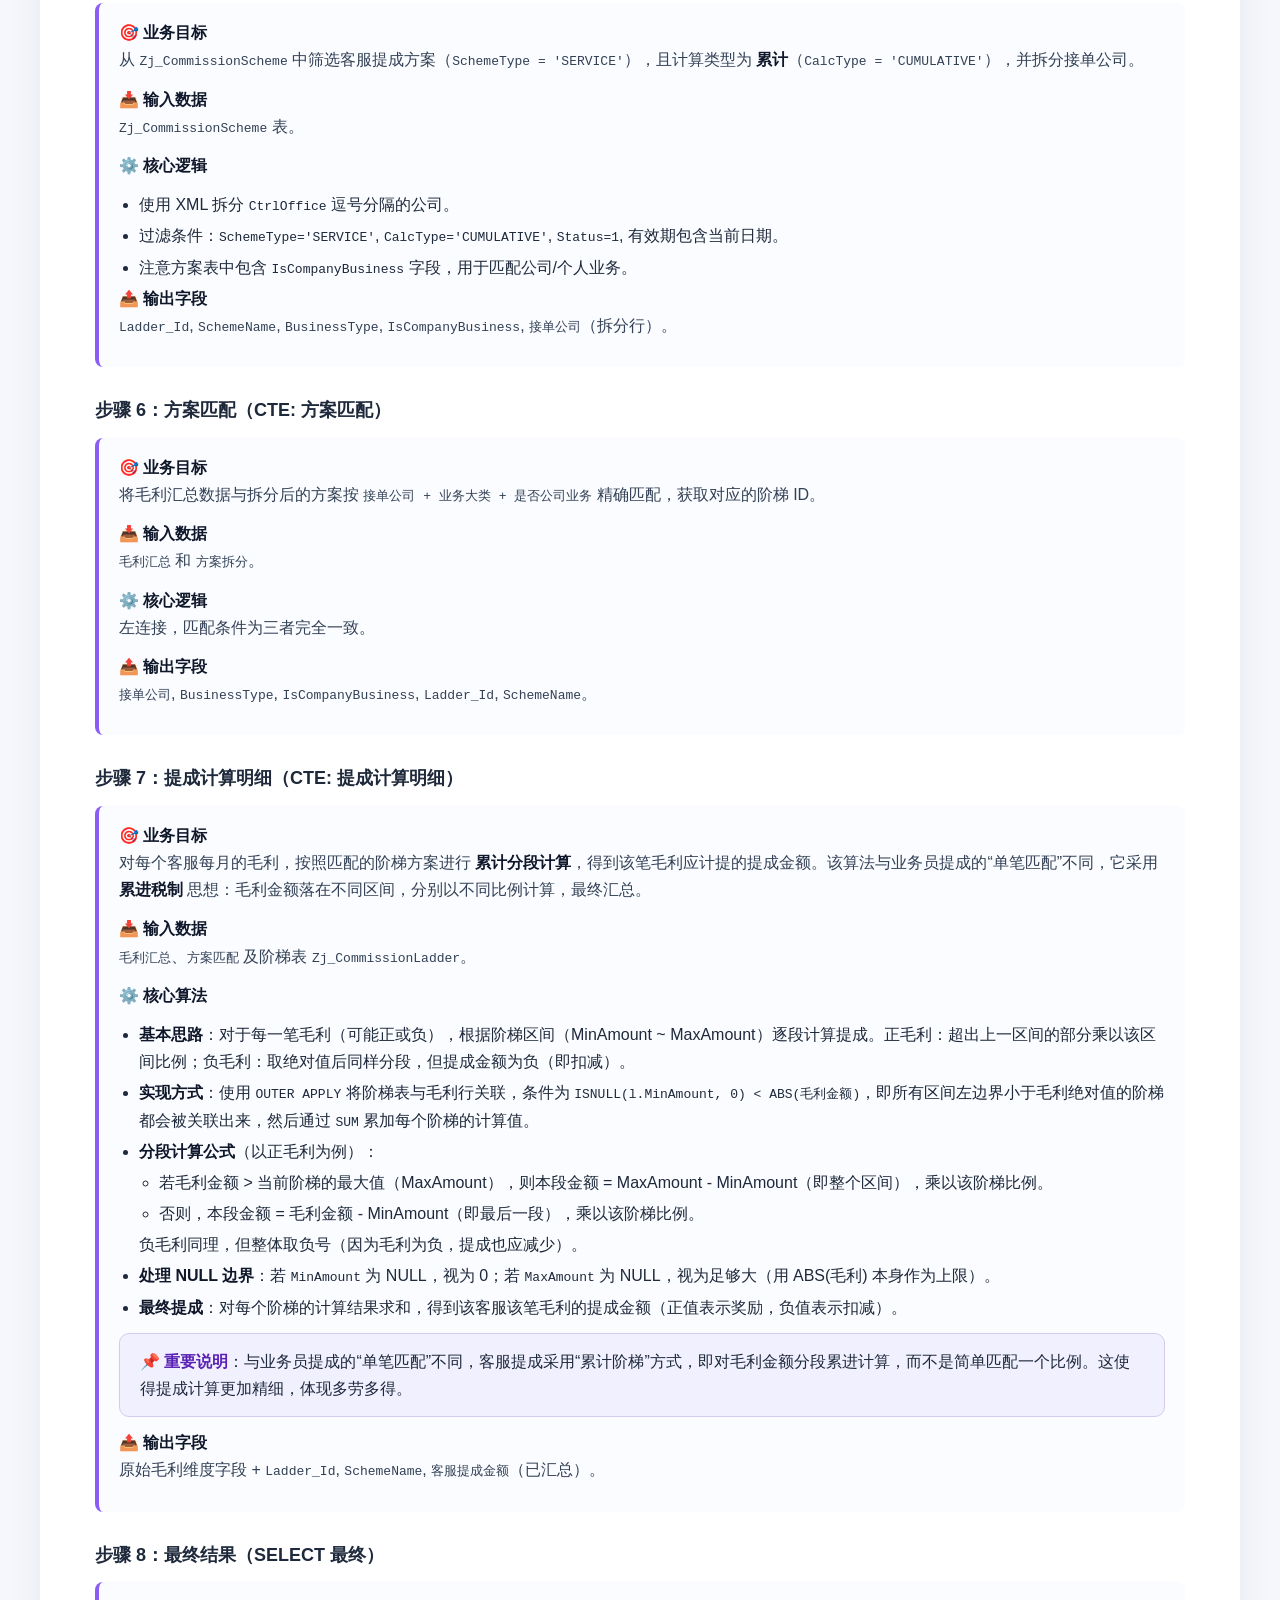
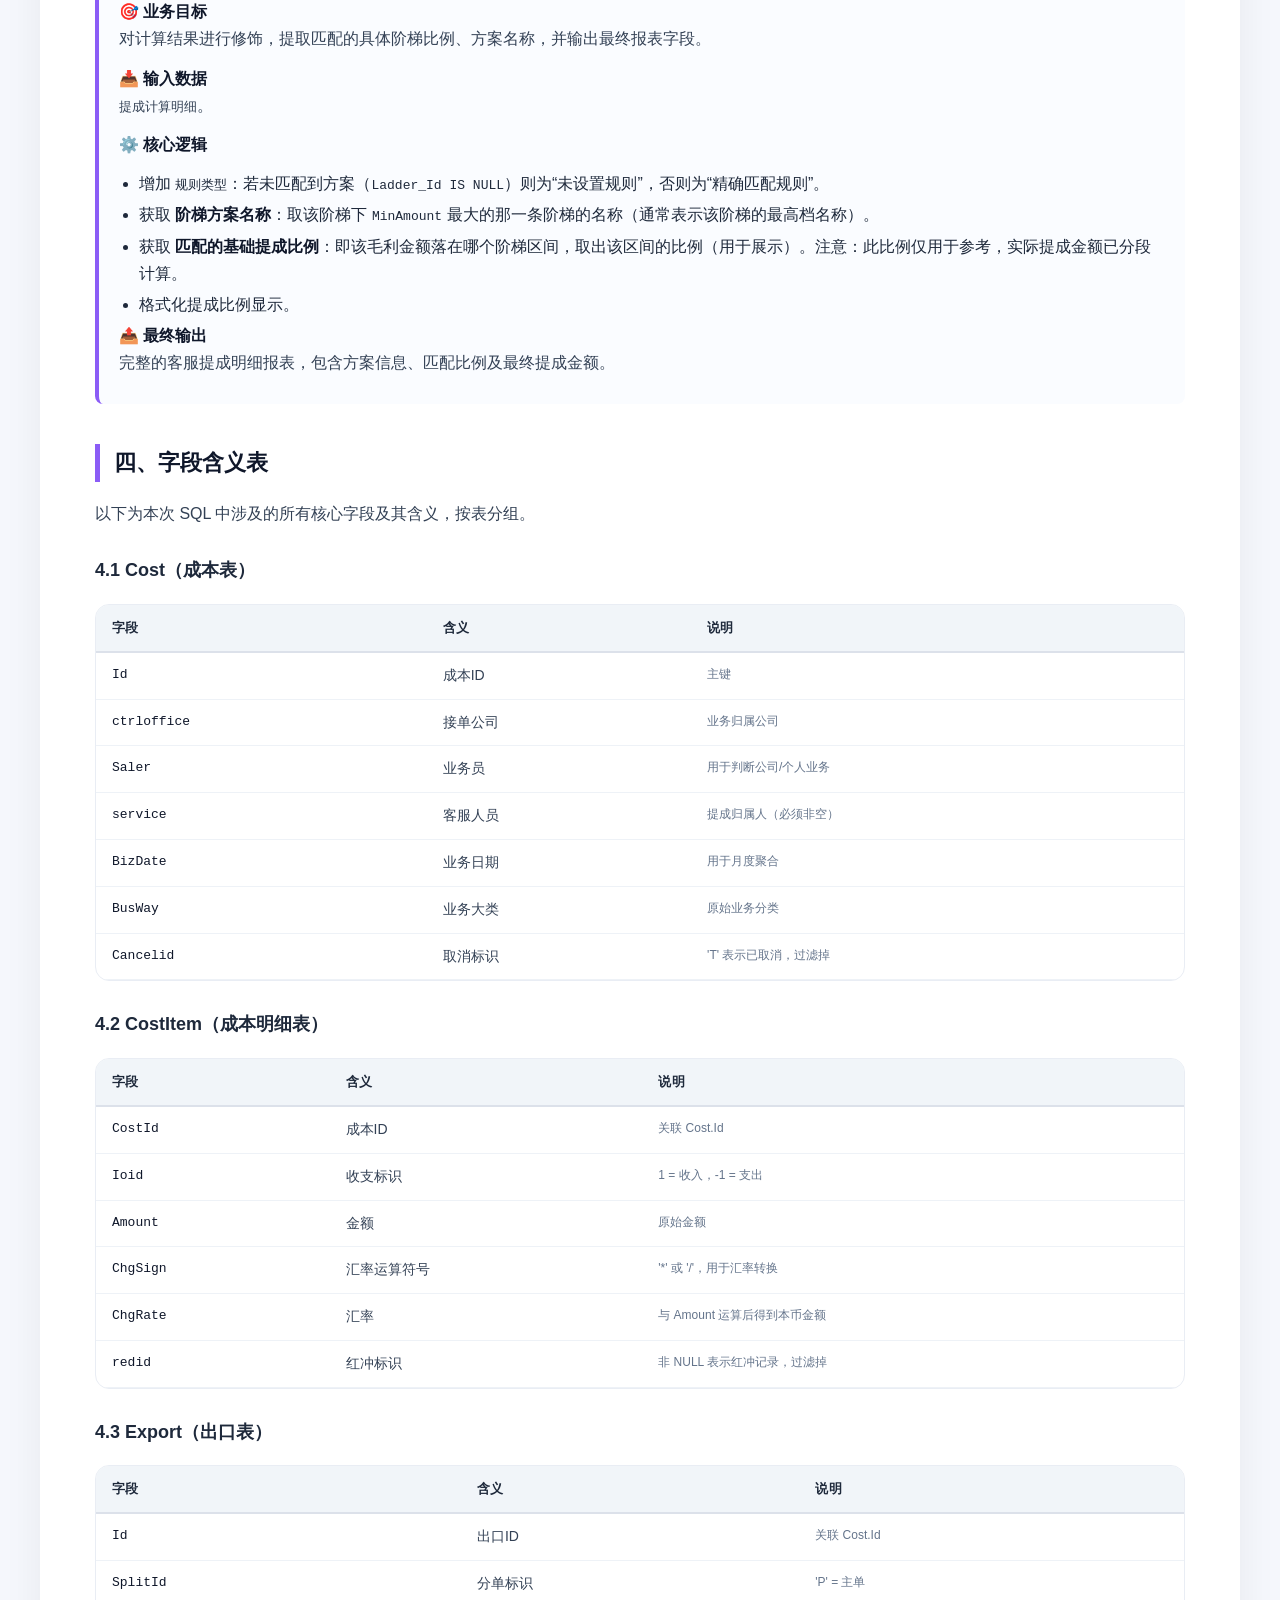
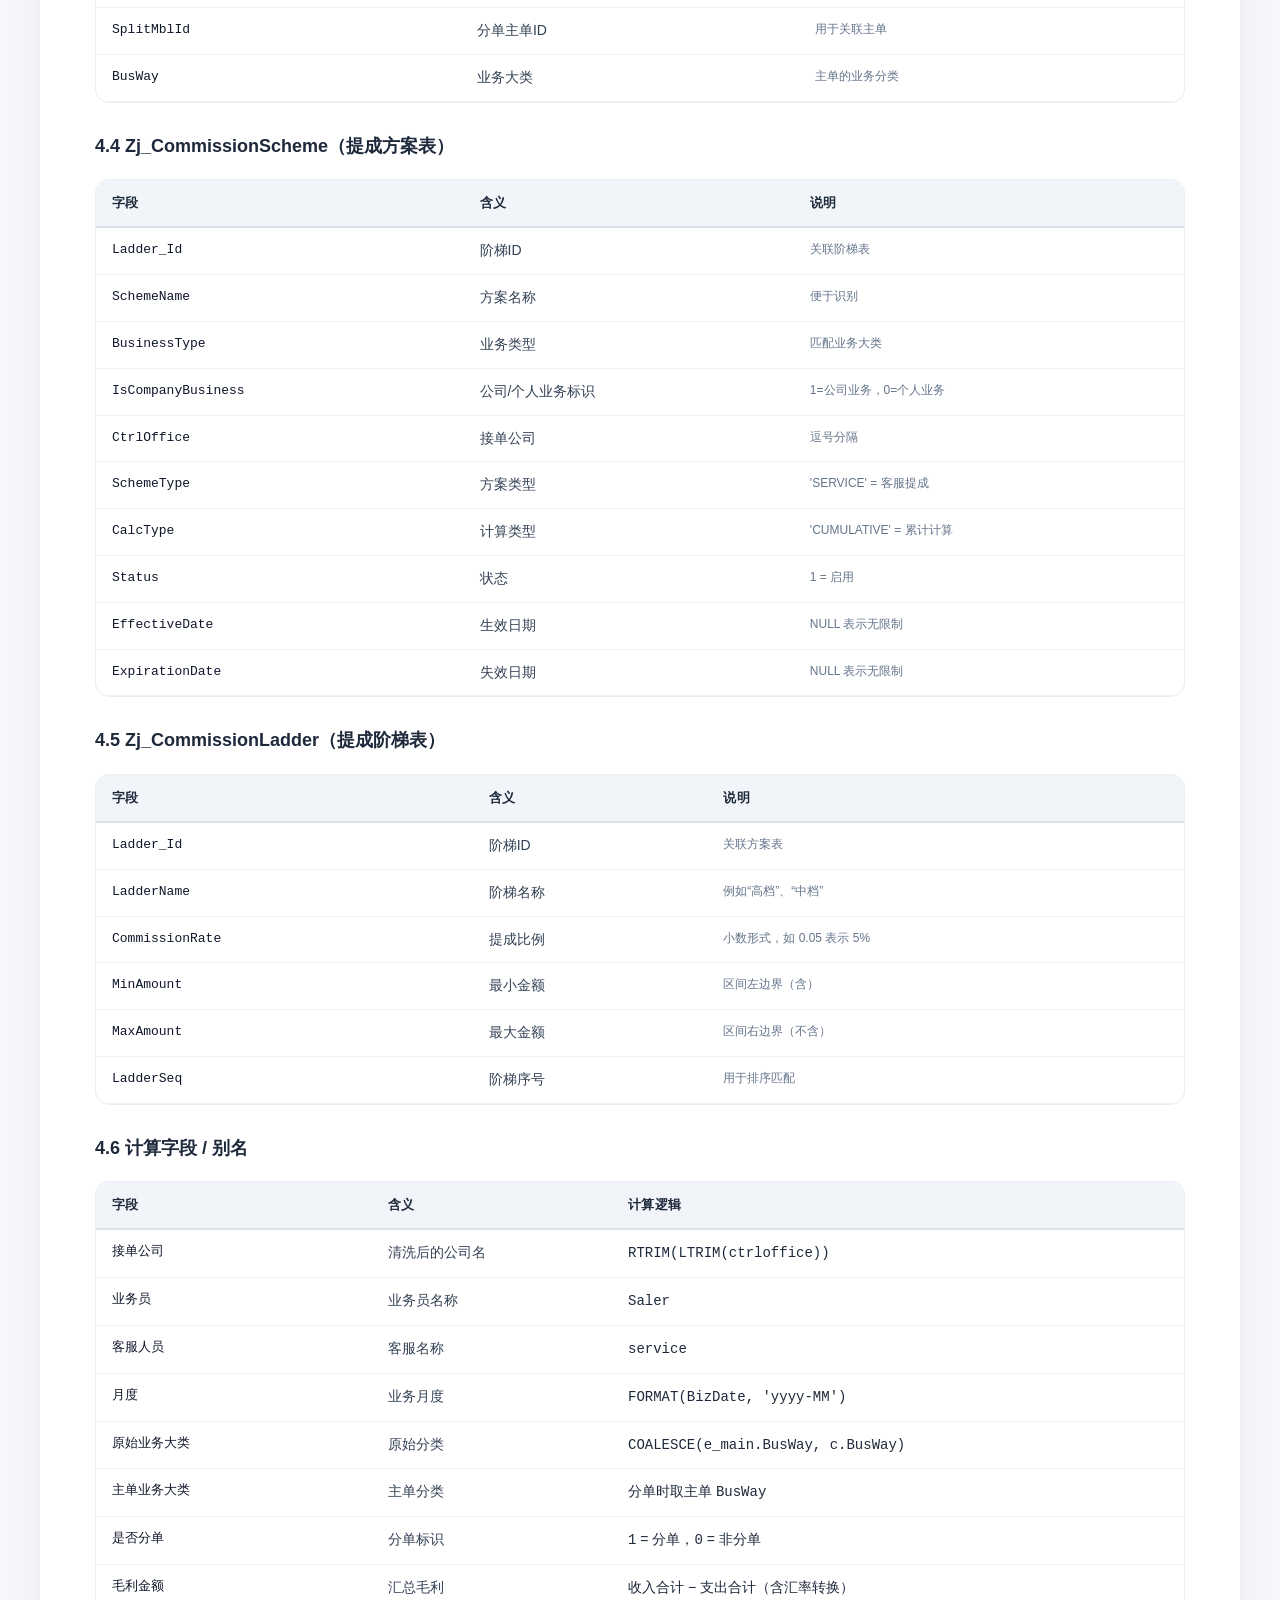
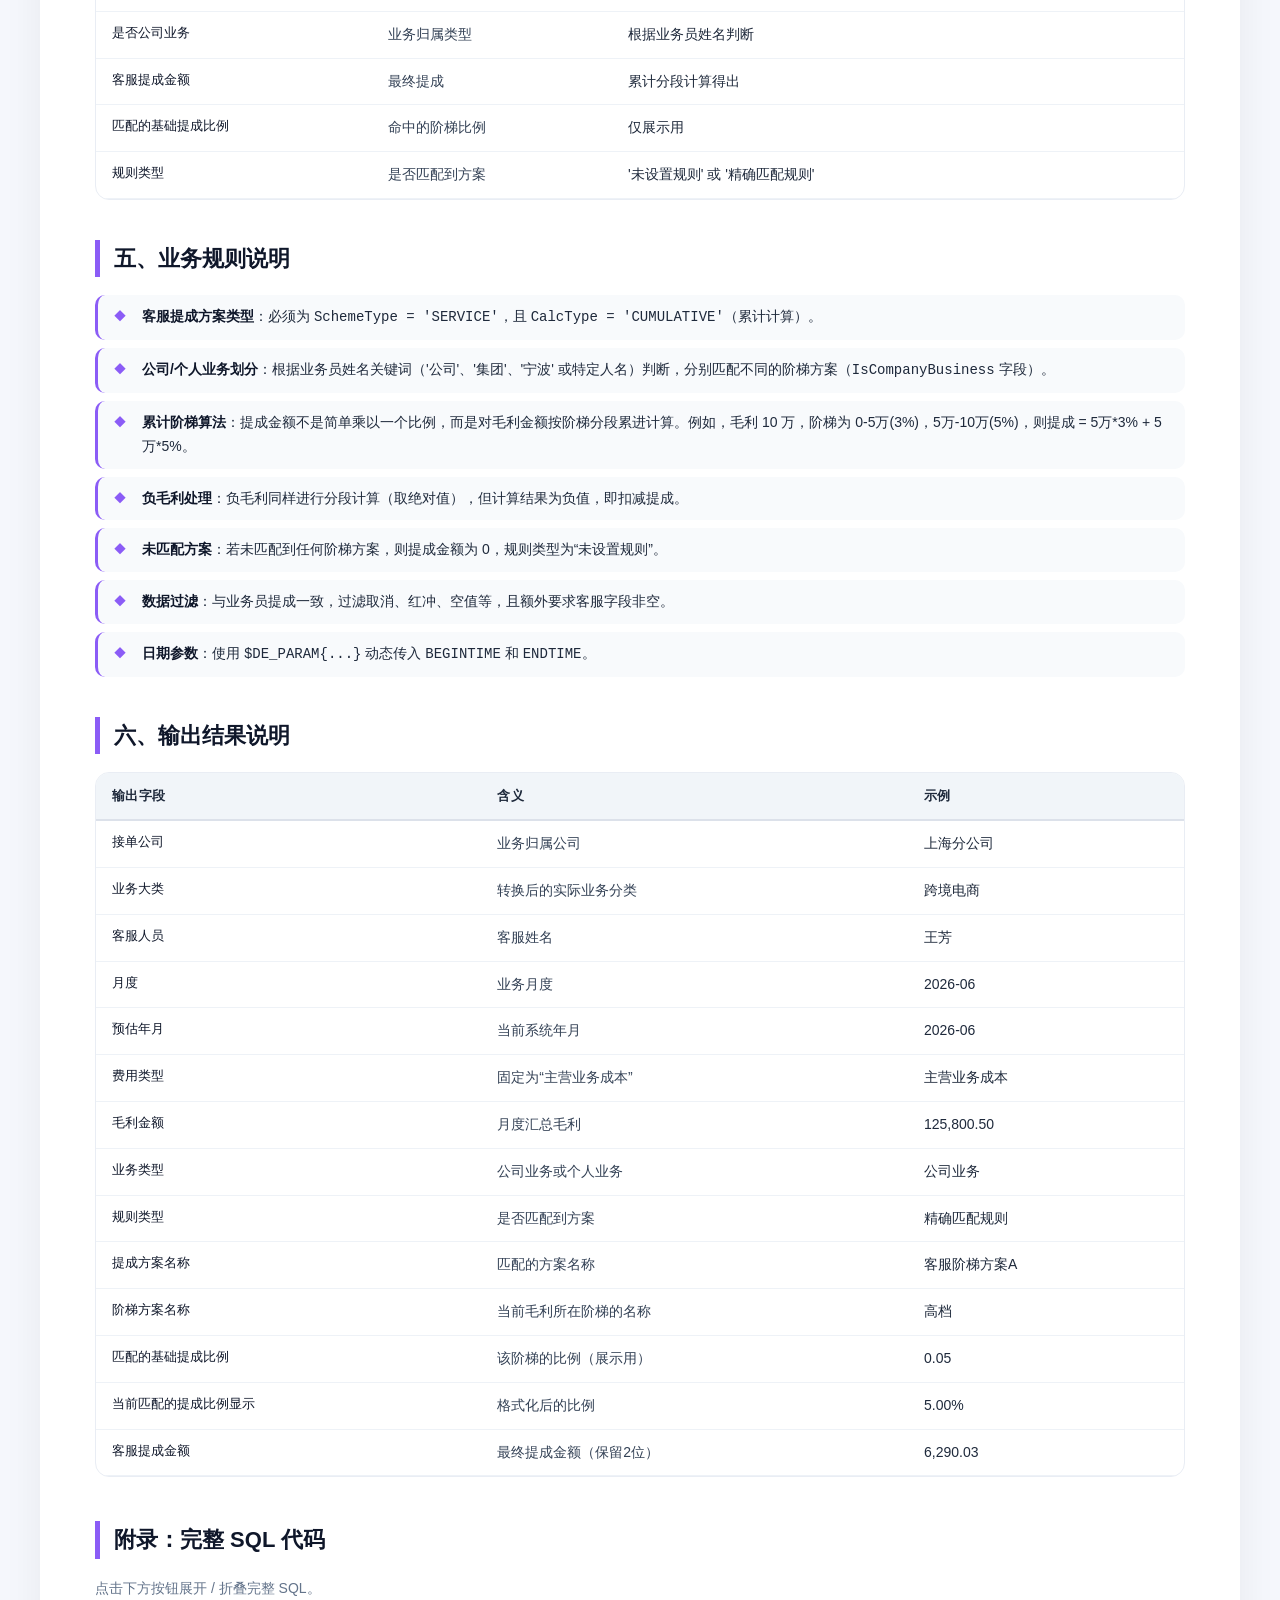
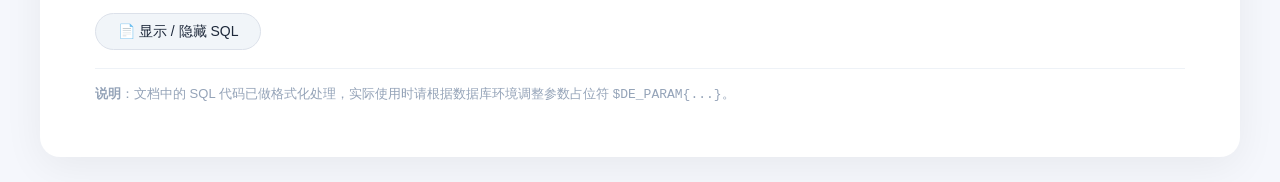
<file: 文档/销售预估提成/客服提成计算 — SQL 逻辑文档.html>
<!DOCTYPE html>
<html lang="zh-CN">
<head>
    <meta charset="UTF-8" />
    <meta name="viewport" content="width=device-width, initial-scale=1.0" />
    <title>客服提成计算 SQL 逻辑文档</title>
    <style>
        * {
            margin: 0;
            padding: 0;
            box-sizing: border-box;
        }

        body {
            font-family: -apple-system, BlinkMacSystemFont, "Segoe UI", Roboto, "Helvetica Neue", Arial, sans-serif;
            background: #f5f7fc;
            color: #1e293b;
            padding: 40px 20px;
            line-height: 1.7;
        }

        .container {
            max-width: 1200px;
            margin: 0 auto;
            background: #ffffff;
            border-radius: 20px;
            box-shadow: 0 10px 40px rgba(0, 0, 0, 0.06);
            padding: 50px 55px;
        }

        .doc-header {
            border-bottom: 3px solid #eef2f7;
            padding-bottom: 25px;
            margin-bottom: 35px;
            display: flex;
            justify-content: space-between;
            align-items: flex-end;
            flex-wrap: wrap;
        }

        .doc-header h1 {
            font-size: 28px;
            font-weight: 700;
            color: #0f172a;
            letter-spacing: -0.3px;
        }

        .doc-header .subtitle {
            font-size: 16px;
            color: #64748b;
            margin-top: 4px;
            font-weight: 400;
        }

        .doc-header .meta {
            text-align: right;
            color: #94a3b8;
            font-size: 14px;
            line-height: 1.6;
        }

        .doc-header .meta strong {
            color: #475569;
        }

        h2 {
            font-size: 22px;
            font-weight: 600;
            color: #0f172a;
            margin-top: 40px;
            margin-bottom: 18px;
            padding-left: 14px;
            border-left: 5px solid #8b5cf6;
        }

        h3 {
            font-size: 18px;
            font-weight: 600;
            color: #1e293b;
            margin-top: 28px;
            margin-bottom: 12px;
        }

        h4 {
            font-size: 15px;
            font-weight: 600;
            color: #334155;
            margin-top: 18px;
            margin-bottom: 6px;
        }

        p {
            margin-bottom: 12px;
            color: #334155;
        }

        .badge {
            display: inline-block;
            background: #ede9fe;
            color: #7c3aed;
            font-size: 13px;
            font-weight: 600;
            padding: 0 10px;
            border-radius: 30px;
            line-height: 26px;
            margin-right: 6px;
        }

        .badge.green {
            background: #dcfce7;
            color: #15803d;
        }

        .badge.orange {
            background: #fef3c7;
            color: #b45309;
        }

        .badge.purple {
            background: #ede9fe;
            color: #7c3aed;
        }

        .step-grid {
            display: grid;
            grid-template-columns: repeat(auto-fit, minmax(280px, 1fr));
            gap: 20px;
            margin: 20px 0 10px;
        }

        .step-card {
            background: #f8fafc;
            border-radius: 14px;
            padding: 18px 22px 22px;
            border: 1px solid #e9edf4;
            transition: 0.2s;
        }

        .step-card:hover {
            border-color: #b9c7e0;
            background: #f1f5f9;
        }

        .step-card .step-num {
            display: inline-block;
            background: #8b5cf6;
            color: #fff;
            font-weight: 700;
            font-size: 14px;
            width: 30px;
            height: 30px;
            text-align: center;
            line-height: 30px;
            border-radius: 30px;
            margin-bottom: 10px;
        }

        .step-card .step-title {
            font-weight: 600;
            font-size: 17px;
            color: #0f172a;
            margin-bottom: 4px;
        }

        .step-card .step-desc {
            font-size: 14px;
            color: #475569;
            margin-bottom: 6px;
        }

        .step-card .step-sql {
            font-size: 13px;
            color: #64748b;
            background: #eef2f7;
            padding: 4px 10px;
            border-radius: 8px;
            display: inline-block;
            font-family: "SF Mono", Menlo, Consolas, monospace;
            margin-top: 4px;
        }

        .table-wrap {
            overflow-x: auto;
            margin: 18px 0 10px;
            border-radius: 14px;
            border: 1px solid #e9edf4;
        }

        table {
            width: 100%;
            border-collapse: collapse;
            font-size: 14px;
        }

        table thead {
            background: #f1f5f9;
        }

        table th {
            text-align: left;
            padding: 12px 16px;
            font-weight: 600;
            color: #1e293b;
            font-size: 13px;
            letter-spacing: 0.3px;
            border-bottom: 2px solid #dce1ea;
        }

        table td {
            padding: 11px 16px;
            border-bottom: 1px solid #eef2f7;
            vertical-align: top;
            color: #1e293b;
        }

        table tbody tr:hover {
            background: #fafcff;
        }

        table .col-table {
            font-family: "SF Mono", Menlo, Consolas, monospace;
            font-size: 13px;
            color: #0f172a;
            font-weight: 500;
            white-space: nowrap;
        }

        table .col-desc {
            color: #334155;
        }

        table .col-source {
            font-size: 12px;
            color: #64748b;
            white-space: nowrap;
        }

        .rule-list {
            list-style: none;
            padding: 0;
            margin: 10px 0 6px;
        }

        .rule-list li {
            padding: 10px 16px 10px 44px;
            background: #f8fafc;
            border-radius: 10px;
            margin-bottom: 8px;
            position: relative;
            border-left: 3px solid #8b5cf6;
            color: #1e293b;
            font-size: 14px;
        }

        .rule-list li::before {
            content: "◆";
            color: #8b5cf6;
            position: absolute;
            left: 16px;
            font-size: 12px;
            top: 11px;
        }

        .rule-list li strong {
            color: #0f172a;
        }

        .code-block {
            background: #0f172a;
            color: #e2e8f0;
            border-radius: 14px;
            padding: 20px 24px;
            overflow-x: auto;
            font-family: "SF Mono", Menlo, Consolas, monospace;
            font-size: 13px;
            line-height: 1.8;
            margin: 16px 0 10px;
            white-space: pre-wrap;
            word-break: break-word;
        }

        .code-block .comment {
            color: #94a3b8;
        }

        .code-block .keyword {
            color: #f472b6;
        }

        .code-block .func {
            color: #60a5fa;
        }

        .code-block .string {
            color: #34d399;
        }

        .code-block .table-name {
            color: #fbbf24;
        }

        .flow {
            display: flex;
            flex-wrap: wrap;
            align-items: center;
            justify-content: center;
            gap: 6px 10px;
            margin: 20px 0 14px;
            padding: 18px 20px;
            background: #f8fafc;
            border-radius: 16px;
            border: 1px solid #e9edf4;
        }

        .flow-item {
            background: #ffffff;
            border-radius: 30px;
            padding: 8px 20px;
            font-size: 14px;
            font-weight: 500;
            color: #0f172a;
            border: 1px solid #dce1ea;
            box-shadow: 0 2px 4px rgba(0, 0, 0, 0.02);
            white-space: nowrap;
        }

        .flow-item.highlight {
            background: #8b5cf6;
            color: #fff;
            border-color: #8b5cf6;
        }

        .flow-arrow {
            color: #94a3b8;
            font-size: 20px;
            font-weight: 300;
        }

        @media (max-width: 768px) {
            .container {
                padding: 25px 18px;
            }

            .doc-header {
                flex-direction: column;
                align-items: flex-start;
            }

            .doc-header .meta {
                text-align: left;
                margin-top: 10px;
            }

            .flow {
                flex-direction: column;
                gap: 8px;
            }

            .flow-arrow {
                transform: rotate(90deg);
            }

            .step-grid {
                grid-template-columns: 1fr;
            }

            table td,
            table th {
                padding: 8px 10px;
                font-size: 13px;
            }

            .code-block {
                font-size: 12px;
                padding: 14px 16px;
            }
        }

        .appendix-toggle {
            display: inline-block;
            background: #f1f5f9;
            border: 1px solid #dce1ea;
            border-radius: 30px;
            padding: 6px 22px;
            font-size: 14px;
            font-weight: 500;
            color: #1e293b;
            cursor: pointer;
            transition: 0.2s;
            margin: 6px 0 12px;
            user-select: none;
        }

        .appendix-toggle:hover {
            background: #e2e8f0;
        }

        .appendix-content {
            display: none;
            margin-top: 12px;
        }

        .appendix-content.open {
            display: block;
        }

        .footnote {
            font-size: 13px;
            color: #94a3b8;
            margin-top: 6px;
            border-top: 1px solid #eef2f7;
            padding-top: 14px;
        }

        .detail-box {
            background: #fafcff;
            border-left: 4px solid #8b5cf6;
            padding: 16px 20px;
            margin: 12px 0 16px;
            border-radius: 8px;
        }

        .detail-box strong {
            color: #0f172a;
        }

        .detail-box ul {
            margin-left: 20px;
            margin-top: 4px;
        }

        .detail-box ul li {
            margin-bottom: 4px;
        }

        .highlight-box {
            background: #f1f0ff;
            border-radius: 10px;
            padding: 14px 20px;
            margin: 12px 0;
            border: 1px solid #d5caf0;
        }

        .highlight-box strong {
            color: #5b21b6;
        }
    </style>
</head>
<body>
    <div class="container">

        <!-- ========== 文档头部 ========== -->
        <div class="doc-header">
            <div>
                <h1>🧑‍💼 客服提成计算 &mdash; SQL 逻辑文档</h1>
                <div class="subtitle">基于累计阶梯算法 &amp; 公司/个人业务分类的客服提成核算</div>
            </div>
            <div class="meta">
                <strong>版本</strong> V1.0<br />
                <strong>更新</strong> 2026-06-29<br />
                <strong>数据库</strong> SQL Server
            </div>
        </div>

        <!-- ========== 一、概述 ========== -->
        <h2>一、概述</h2>
        <p>
            本 SQL 用于计算 <strong>客服人员</strong> 的销售提成。与业务员提成不同，客服提成采用 <strong>累计阶梯算法</strong>（<code>CalcType = 'CUMULATIVE'</code>），并且需要区分 <strong>公司业务</strong> 和 <strong>个人业务</strong>，使用不同的提成方案。核心逻辑包括：按月度汇总毛利，通过业务员名称判断业务归属类型，然后根据匹配的阶梯方案对毛利进行分段累进计算，得出最终的客服提成金额。整个计算包含 <strong>8 个逻辑层</strong>（CTE），层层递进。
        </p>

        <!-- ========== 二、整体逻辑流程 ========== -->
        <h2>二、整体逻辑流程</h2>
        <div class="flow">
            <span class="flow-item">📦 成本毛利</span>
            <span class="flow-arrow">→</span>
            <span class="flow-item">🔄 毛利数据</span>
            <span class="flow-arrow">→</span>
            <span class="flow-item">🏢 业务判断</span>
            <span class="flow-arrow">→</span>
            <span class="flow-item">📊 毛利汇总</span>
            <span class="flow-arrow">→</span>
            <span class="flow-item">📋 方案拆分</span>
            <span class="flow-arrow">→</span>
            <span class="flow-item">🔗 方案匹配</span>
            <span class="flow-arrow">→</span>
            <span class="flow-item">⚡ 提成计算明细</span>
            <span class="flow-arrow">→</span>
            <span class="flow-item">📄 最终结果</span>
        </div>

        <div class="step-grid">
            <div class="step-card">
                <div class="step-num">1</div>
                <div class="step-title">成本毛利</div>
                <div class="step-desc">从 <code>Cost</code> + <code>CostItem</code> 汇总毛利，关联 <code>Export</code> 获取业务大类及分单信息，增加客服字段。</div>
                <span class="step-sql">CTE: 成本毛利</span>
            </div>
            <div class="step-card">
                <div class="step-num">2</div>
                <div class="step-title">毛利数据</div>
                <div class="step-desc">业务大类转换（代拉代报、跨境电商合并），并按维度聚合。</div>
                <span class="step-sql">CTE: 毛利数据</span>
            </div>
            <div class="step-card">
                <div class="step-num">3</div>
                <div class="step-title">业务判断</div>
                <div class="step-desc">根据业务员名称判断是否为“公司业务”，标记 <code>是否公司业务</code>。</div>
                <span class="step-sql">CTE: 业务判断</span>
            </div>
            <div class="step-card">
                <div class="step-num">4</div>
                <div class="step-title">毛利汇总</div>
                <div class="step-desc">按接单公司、业务大类、是否公司业务、客服、月度汇总毛利。</div>
                <span class="step-sql">CTE: 毛利汇总</span>
            </div>
            <div class="step-card">
                <div class="step-num">5</div>
                <div class="step-title">方案拆分</div>
                <div class="step-desc">拆分提成方案（<code>SchemeType='SERVICE'</code>，<code>CalcType='CUMULATIVE'</code>），含公司/个人业务标识。</div>
                <span class="step-sql">CTE: 方案拆分</span>
            </div>
            <div class="step-card">
                <div class="step-num">6</div>
                <div class="step-title">方案匹配</div>
                <div class="step-desc">按接单公司、业务大类、是否公司业务匹配阶梯方案。</div>
                <span class="step-sql">CTE: 方案匹配</span>
            </div>
            <div class="step-card">
                <div class="step-num">7</div>
                <div class="step-title">提成计算明细</div>
                <div class="step-desc">采用累计阶梯算法，对毛利金额分段计算提成，正负毛利分别处理。</div>
                <span class="step-sql">CTE: 提成计算明细</span>
            </div>
            <div class="step-card">
                <div class="step-num">8</div>
                <div class="step-title">最终结果</div>
                <div class="step-desc">输出提成金额、匹配的阶梯比例、方案名称等信息。</div>
                <span class="step-sql">SELECT 最终</span>
            </div>
        </div>

        <!-- ========== 三、详细逻辑说明 ========== -->
        <h2>三、详细逻辑说明</h2>

        <!-- ===== 步骤1：成本毛利 ===== -->
        <h3>步骤 1：成本毛利（CTE: 成本毛利）</h3>
        <div class="detail-box">
            <p><strong>🎯 业务目标</strong><br />
            与业务员提成的第一步基本一致，在 <code>CostId</code> 粒度汇总毛利，同时获取分单状态和主单业务大类，并额外纳入 <code>c.service</code>（客服人员）字段，且要求客服非空。
            </p>
            <p><strong>📥 输入数据</strong></p>
            <ul>
                <li><strong>Cost</strong>：成本单头，含 <code>ctrloffice</code>, <code>Saler</code>（业务员）, <code>service</code>（客服）, <code>BizDate</code>, <code>BusWay</code>。</li>
                <li><strong>CostItem</strong>：收支明细及汇率信息。</li>
                <li><strong>Export</strong>：用于获取分单信息及主单业务大类。</li>
            </ul>
            <p><strong>⚙️ 核心计算逻辑</strong></p>
            <ul>
                <li>毛利 = 收入合计 − 支出合计，逐行按 <code>ChgSign</code> 和 <code>ChgRate</code> 折算本币。</li>
                <li>分单识别、主单大类获取逻辑与业务员提成完全相同。</li>
            </ul>
            <p><strong>📤 输出字段</strong><br />
            <code>CostId</code>, <code>接单公司</code>, <code>业务员</code>, <code>客服人员</code>, <code>月度</code>, <code>原始业务大类</code>, <code>主单业务大类</code>, <code>是否分单</code>, <code>毛利金额</code>。
            </p>
            <p><strong>⚠️ 过滤条件</strong></p>
            <ul>
                <li>日期区间、未取消、业务员非空、<strong>客服非空</strong>、非红冲、业务大类非空且非'海外仓'。</li>
            </ul>
        </div>

        <!-- ===== 步骤2：毛利数据 ===== -->
        <h3>步骤 2：毛利数据（CTE: 毛利数据）</h3>
        <div class="detail-box">
            <p><strong>🎯 业务目标</strong><br />
            对原始业务大类进行转换（代拉代报转主单大类、跨境电商合并），然后按 <code>接单公司, 业务大类, 业务员, 客服人员, 月度</code> 进行聚合，为后续业务判断做准备。
            </p>
            <p><strong>📥 输入数据</strong><br />
            来自 <code>成本毛利</code>。
            </p>
            <p><strong>⚙️ 核心转换规则</strong><br />
            与业务员提成完全一致：代拉代报处理、跨境电商合并。
            </p>
            <p><strong>📤 输出字段</strong><br />
            <code>接单公司</code>, <code>业务大类</code>, <code>业务员</code>, <code>客服人员</code>, <code>月度</code>, <code>毛利金额</code>（已聚合）。
            </p>
        </div>

        <!-- ===== 步骤3：业务判断 ===== -->
        <h3>步骤 3：业务判断（CTE: 业务判断）</h3>
        <div class="detail-box">
            <p><strong>🎯 业务目标</strong><br />
            根据业务员名称判断该笔业务属于“公司业务”还是“个人业务”，因为客服提成方案会根据此类型区分。
            </p>
            <p><strong>📥 输入数据</strong><br />
            来自 <code>毛利数据</code>。
            </p>
            <p><strong>⚙️ 判断规则</strong><br />
            若业务员满足以下任一条件，则标记为 <code>是否公司业务 = 1</code>，否则为 0：
            </p>
            <ul>
                <li>业务员姓名在 <code>('王岳祥', '孙喆')</code> 中。</li>
                <li>业务员姓名包含 <code>'公司'</code>、<code>'集团'</code> 或 <code>'宁波'</code> 等关键词。</li>
            </ul>
            <p><strong>📤 输出字段</strong><br />
            原有字段 + <code>是否公司业务</code>（0/1）。
            </p>
        </div>

        <!-- ===== 步骤4：毛利汇总 ===== -->
        <h3>步骤 4：毛利汇总（CTE: 毛利汇总）</h3>
        <div class="detail-box">
            <p><strong>🎯 业务目标</strong><br />
            将毛利按 <code>接单公司, 业务大类, 是否公司业务, 客服人员, 月度</code> 最终汇总，形成每个客服每月在每个业务类型下的总毛利，用于后续累计提成计算。
            </p>
            <p><strong>📥 输入数据</strong><br />
            来自 <code>业务判断</code>。
            </p>
            <p><strong>⚙️ 核心逻辑</strong><br />
            简单的 <code>GROUP BY</code> 求和，维度为后续方案匹配的关键。
            </p>
            <p><strong>📤 输出字段</strong><br />
            <code>接单公司</code>, <code>业务大类</code>, <code>是否公司业务</code>, <code>客服人员</code>, <code>月度</code>, <code>毛利金额</code>。
            </p>
        </div>

        <!-- ===== 步骤5：方案拆分 ===== -->
        <h3>步骤 5：方案拆分（CTE: 方案拆分）</h3>
        <div class="detail-box">
            <p><strong>🎯 业务目标</strong><br />
            从 <code>Zj_CommissionScheme</code> 中筛选客服提成方案（<code>SchemeType = 'SERVICE'</code>），且计算类型为 <strong>累计</strong>（<code>CalcType = 'CUMULATIVE'</code>），并拆分接单公司。
            </p>
            <p><strong>📥 输入数据</strong><br />
            <code>Zj_CommissionScheme</code> 表。
            </p>
            <p><strong>⚙️ 核心逻辑</strong></p>
            <ul>
                <li>使用 XML 拆分 <code>CtrlOffice</code> 逗号分隔的公司。</li>
                <li>过滤条件：<code>SchemeType='SERVICE'</code>, <code>CalcType='CUMULATIVE'</code>, <code>Status=1</code>, 有效期包含当前日期。</li>
                <li>注意方案表中包含 <code>IsCompanyBusiness</code> 字段，用于匹配公司/个人业务。</li>
            </ul>
            <p><strong>📤 输出字段</strong><br />
            <code>Ladder_Id</code>, <code>SchemeName</code>, <code>BusinessType</code>, <code>IsCompanyBusiness</code>, <code>接单公司</code>（拆分行）。
            </p>
        </div>

        <!-- ===== 步骤6：方案匹配 ===== -->
        <h3>步骤 6：方案匹配（CTE: 方案匹配）</h3>
        <div class="detail-box">
            <p><strong>🎯 业务目标</strong><br />
            将毛利汇总数据与拆分后的方案按 <code>接单公司 + 业务大类 + 是否公司业务</code> 精确匹配，获取对应的阶梯 ID。
            </p>
            <p><strong>📥 输入数据</strong><br />
            <code>毛利汇总</code> 和 <code>方案拆分</code>。
            </p>
            <p><strong>⚙️ 核心逻辑</strong><br />
            左连接，匹配条件为三者完全一致。
            </p>
            <p><strong>📤 输出字段</strong><br />
            <code>接单公司</code>, <code>BusinessType</code>, <code>IsCompanyBusiness</code>, <code>Ladder_Id</code>, <code>SchemeName</code>。
            </p>
        </div>

        <!-- ===== 步骤7：提成计算明细（核心） ===== -->
        <h3>步骤 7：提成计算明细（CTE: 提成计算明细）</h3>
        <div class="detail-box">
            <p><strong>🎯 业务目标</strong><br />
            对每个客服每月的毛利，按照匹配的阶梯方案进行 <strong>累计分段计算</strong>，得到该笔毛利应计提的提成金额。该算法与业务员提成的“单笔匹配”不同，它采用 <strong>累进税制</strong> 思想：毛利金额落在不同区间，分别以不同比例计算，最终汇总。
            </p>
            <p><strong>📥 输入数据</strong><br />
            <code>毛利汇总</code>、<code>方案匹配</code> 及阶梯表 <code>Zj_CommissionLadder</code>。
            </p>
            <p><strong>⚙️ 核心算法</strong></p>
            <ul>
                <li><strong>基本思路</strong>：对于每一笔毛利（可能正或负），根据阶梯区间（MinAmount ~ MaxAmount）逐段计算提成。正毛利：超出上一区间的部分乘以该区间比例；负毛利：取绝对值后同样分段，但提成金额为负（即扣减）。</li>
                <li><strong>实现方式</strong>：使用 <code>OUTER APPLY</code> 将阶梯表与毛利行关联，条件为 <code>ISNULL(l.MinAmount, 0) &lt; ABS(毛利金额)</code>，即所有区间左边界小于毛利绝对值的阶梯都会被关联出来，然后通过 <code>SUM</code> 累加每个阶梯的计算值。</li>
                <li><strong>分段计算公式</strong>（以正毛利为例）：
                    <ul>
                        <li>若毛利金额 &gt; 当前阶梯的最大值（MaxAmount），则本段金额 = MaxAmount - MinAmount（即整个区间），乘以该阶梯比例。</li>
                        <li>否则，本段金额 = 毛利金额 - MinAmount（即最后一段），乘以该阶梯比例。</li>
                    </ul>
                    负毛利同理，但整体取负号（因为毛利为负，提成也应减少）。
                </li>
                <li><strong>处理 NULL 边界</strong>：若 <code>MinAmount</code> 为 NULL，视为 0；若 <code>MaxAmount</code> 为 NULL，视为足够大（用 ABS(毛利) 本身作为上限）。</li>
                <li><strong>最终提成</strong>：对每个阶梯的计算结果求和，得到该客服该笔毛利的提成金额（正值表示奖励，负值表示扣减）。</li>
            </ul>
            <div class="highlight-box">
                <strong>📌 重要说明</strong>：与业务员提成的“单笔匹配”不同，客服提成采用“累计阶梯”方式，即对毛利金额分段累进计算，而不是简单匹配一个比例。这使得提成计算更加精细，体现多劳多得。
            </div>
            <p><strong>📤 输出字段</strong><br />
            原始毛利维度字段 + <code>Ladder_Id</code>, <code>SchemeName</code>, <code>客服提成金额</code>（已汇总）。
            </p>
        </div>

        <!-- ===== 步骤8：最终结果 ===== -->
        <h3>步骤 8：最终结果（SELECT 最终）</h3>
        <div class="detail-box">
            <p><strong>🎯 业务目标</strong><br />
            对计算结果进行修饰，提取匹配的具体阶梯比例、方案名称，并输出最终报表字段。
            </p>
            <p><strong>📥 输入数据</strong><br />
            <code>提成计算明细</code>。
            </p>
            <p><strong>⚙️ 核心逻辑</strong></p>
            <ul>
                <li>增加 <code>规则类型</code>：若未匹配到方案（<code>Ladder_Id IS NULL</code>）则为“未设置规则”，否则为“精确匹配规则”。</li>
                <li>获取 <strong>阶梯方案名称</strong>：取该阶梯下 <code>MinAmount</code> 最大的那一条阶梯的名称（通常表示该阶梯的最高档名称）。</li>
                <li>获取 <strong>匹配的基础提成比例</strong>：即该毛利金额落在哪个阶梯区间，取出该区间的比例（用于展示）。注意：此比例仅用于参考，实际提成金额已分段计算。</li>
                <li>格式化提成比例显示。</li>
            </ul>
            <p><strong>📤 最终输出</strong><br />
            完整的客服提成明细报表，包含方案信息、匹配比例及最终提成金额。
            </p>
        </div>

        <!-- ========== 四、字段含义表 ========== -->
        <h2>四、字段含义表</h2>
        <p style="margin-bottom:4px;">以下为本次 SQL 中涉及的所有核心字段及其含义，按表分组。</p>

        <h3>4.1 Cost（成本表）</h3>
        <div class="table-wrap">
            <table>
                <thead><tr><th>字段</th><th>含义</th><th>说明</th></tr></thead>
                <tbody>
                    <tr><td class="col-table">Id</td><td class="col-desc">成本ID</td><td class="col-source">主键</td></tr>
                    <tr><td class="col-table">ctrloffice</td><td class="col-desc">接单公司</td><td class="col-source">业务归属公司</td></tr>
                    <tr><td class="col-table">Saler</td><td class="col-desc">业务员</td><td class="col-source">用于判断公司/个人业务</td></tr>
                    <tr><td class="col-table">service</td><td class="col-desc">客服人员</td><td class="col-source">提成归属人（必须非空）</td></tr>
                    <tr><td class="col-table">BizDate</td><td class="col-desc">业务日期</td><td class="col-source">用于月度聚合</td></tr>
                    <tr><td class="col-table">BusWay</td><td class="col-desc">业务大类</td><td class="col-source">原始业务分类</td></tr>
                    <tr><td class="col-table">Cancelid</td><td class="col-desc">取消标识</td><td class="col-source">'T' 表示已取消，过滤掉</td></tr>
                </tbody>
            </table>
        </div>

        <h3>4.2 CostItem（成本明细表）</h3>
        <div class="table-wrap">
            <table>
                <thead><tr><th>字段</th><th>含义</th><th>说明</th></tr></thead>
                <tbody>
                    <tr><td class="col-table">CostId</td><td class="col-desc">成本ID</td><td class="col-source">关联 Cost.Id</td></tr>
                    <tr><td class="col-table">Ioid</td><td class="col-desc">收支标识</td><td class="col-source">1 = 收入，-1 = 支出</td></tr>
                    <tr><td class="col-table">Amount</td><td class="col-desc">金额</td><td class="col-source">原始金额</td></tr>
                    <tr><td class="col-table">ChgSign</td><td class="col-desc">汇率运算符号</td><td class="col-source">'*' 或 '/'，用于汇率转换</td></tr>
                    <tr><td class="col-table">ChgRate</td><td class="col-desc">汇率</td><td class="col-source">与 Amount 运算后得到本币金额</td></tr>
                    <tr><td class="col-table">redid</td><td class="col-desc">红冲标识</td><td class="col-source">非 NULL 表示红冲记录，过滤掉</td></tr>
                </tbody>
            </table>
        </div>

        <h3>4.3 Export（出口表）</h3>
        <div class="table-wrap">
            <table>
                <thead><tr><th>字段</th><th>含义</th><th>说明</th></tr></thead>
                <tbody>
                    <tr><td class="col-table">Id</td><td class="col-desc">出口ID</td><td class="col-source">关联 Cost.Id</td></tr>
                    <tr><td class="col-table">SplitId</td><td class="col-desc">分单标识</td><td class="col-source">'P' = 主单</td></tr>
                    <tr><td class="col-table">SplitMblId</td><td class="col-desc">分单主单ID</td><td class="col-source">用于关联主单</td></tr>
                    <tr><td class="col-table">BusWay</td><td class="col-desc">业务大类</td><td class="col-source">主单的业务分类</td></tr>
                </tbody>
            </table>
        </div>

        <h3>4.4 Zj_CommissionScheme（提成方案表）</h3>
        <div class="table-wrap">
            <table>
                <thead><tr><th>字段</th><th>含义</th><th>说明</th></tr></thead>
                <tbody>
                    <tr><td class="col-table">Ladder_Id</td><td class="col-desc">阶梯ID</td><td class="col-source">关联阶梯表</td></tr>
                    <tr><td class="col-table">SchemeName</td><td class="col-desc">方案名称</td><td class="col-source">便于识别</td></tr>
                    <tr><td class="col-table">BusinessType</td><td class="col-desc">业务类型</td><td class="col-source">匹配业务大类</td></tr>
                    <tr><td class="col-table">IsCompanyBusiness</td><td class="col-desc">公司/个人业务标识</td><td class="col-source">1=公司业务，0=个人业务</td></tr>
                    <tr><td class="col-table">CtrlOffice</td><td class="col-desc">接单公司</td><td class="col-source">逗号分隔</td></tr>
                    <tr><td class="col-table">SchemeType</td><td class="col-desc">方案类型</td><td class="col-source">'SERVICE' = 客服提成</td></tr>
                    <tr><td class="col-table">CalcType</td><td class="col-desc">计算类型</td><td class="col-source">'CUMULATIVE' = 累计计算</td></tr>
                    <tr><td class="col-table">Status</td><td class="col-desc">状态</td><td class="col-source">1 = 启用</td></tr>
                    <tr><td class="col-table">EffectiveDate</td><td class="col-desc">生效日期</td><td class="col-source">NULL 表示无限制</td></tr>
                    <tr><td class="col-table">ExpirationDate</td><td class="col-desc">失效日期</td><td class="col-source">NULL 表示无限制</td></tr>
                </tbody>
            </table>
        </div>

        <h3>4.5 Zj_CommissionLadder（提成阶梯表）</h3>
        <div class="table-wrap">
            <table>
                <thead><tr><th>字段</th><th>含义</th><th>说明</th></tr></thead>
                <tbody>
                    <tr><td class="col-table">Ladder_Id</td><td class="col-desc">阶梯ID</td><td class="col-source">关联方案表</td></tr>
                    <tr><td class="col-table">LadderName</td><td class="col-desc">阶梯名称</td><td class="col-source">例如“高档”、“中档”</td></tr>
                    <tr><td class="col-table">CommissionRate</td><td class="col-desc">提成比例</td><td class="col-source">小数形式，如 0.05 表示 5%</td></tr>
                    <tr><td class="col-table">MinAmount</td><td class="col-desc">最小金额</td><td class="col-source">区间左边界（含）</td></tr>
                    <tr><td class="col-table">MaxAmount</td><td class="col-desc">最大金额</td><td class="col-source">区间右边界（不含）</td></tr>
                    <tr><td class="col-table">LadderSeq</td><td class="col-desc">阶梯序号</td><td class="col-source">用于排序匹配</td></tr>
                </tbody>
            </table>
        </div>

        <h3>4.6 计算字段 / 别名</h3>
        <div class="table-wrap">
            <table>
                <thead><tr><th>字段</th><th>含义</th><th>计算逻辑</th></tr></thead>
                <tbody>
                    <tr><td class="col-table">接单公司</td><td class="col-desc">清洗后的公司名</td><td><code>RTRIM(LTRIM(ctrloffice))</code></td></tr>
                    <tr><td class="col-table">业务员</td><td class="col-desc">业务员名称</td><td><code>Saler</code></td></tr>
                    <tr><td class="col-table">客服人员</td><td class="col-desc">客服名称</td><td><code>service</code></td></tr>
                    <tr><td class="col-table">月度</td><td class="col-desc">业务月度</td><td><code>FORMAT(BizDate, 'yyyy-MM')</code></td></tr>
                    <tr><td class="col-table">原始业务大类</td><td class="col-desc">原始分类</td><td><code>COALESCE(e_main.BusWay, c.BusWay)</code></td></tr>
                    <tr><td class="col-table">主单业务大类</td><td class="col-desc">主单分类</td><td>分单时取主单 <code>BusWay</code></td></tr>
                    <tr><td class="col-table">是否分单</td><td class="col-desc">分单标识</td><td><code>1</code> = 分单，<code>0</code> = 非分单</td></tr>
                    <tr><td class="col-table">毛利金额</td><td class="col-desc">汇总毛利</td><td>收入合计 − 支出合计（含汇率转换）</td></tr>
                    <tr><td class="col-table">是否公司业务</td><td class="col-desc">业务归属类型</td><td>根据业务员姓名判断</td></tr>
                    <tr><td class="col-table">客服提成金额</td><td class="col-desc">最终提成</td><td>累计分段计算得出</td></tr>
                    <tr><td class="col-table">匹配的基础提成比例</td><td class="col-desc">命中的阶梯比例</td><td>仅展示用</td></tr>
                    <tr><td class="col-table">规则类型</td><td class="col-desc">是否匹配到方案</td><td>'未设置规则' 或 '精确匹配规则'</td></tr>
                </tbody>
            </table>
        </div>

        <!-- ========== 五、业务规则说明 ========== -->
        <h2>五、业务规则说明</h2>
        <ul class="rule-list">
            <li><strong>客服提成方案类型</strong>：必须为 <code>SchemeType = 'SERVICE'</code>，且 <code>CalcType = 'CUMULATIVE'</code>（累计计算）。</li>
            <li><strong>公司/个人业务划分</strong>：根据业务员姓名关键词（'公司'、'集团'、'宁波' 或特定人名）判断，分别匹配不同的阶梯方案（<code>IsCompanyBusiness</code> 字段）。</li>
            <li><strong>累计阶梯算法</strong>：提成金额不是简单乘以一个比例，而是对毛利金额按阶梯分段累进计算。例如，毛利 10 万，阶梯为 0-5万(3%)，5万-10万(5%)，则提成 = 5万*3% + 5万*5%。</li>
            <li><strong>负毛利处理</strong>：负毛利同样进行分段计算（取绝对值），但计算结果为负值，即扣减提成。</li>
            <li><strong>未匹配方案</strong>：若未匹配到任何阶梯方案，则提成金额为 0，规则类型为“未设置规则”。</li>
            <li><strong>数据过滤</strong>：与业务员提成一致，过滤取消、红冲、空值等，且额外要求客服字段非空。</li>
            <li><strong>日期参数</strong>：使用 <code>$DE_PARAM{...}</code> 动态传入 <code>BEGINTIME</code> 和 <code>ENDTIME</code>。</li>
        </ul>

        <!-- ========== 六、输出结果说明 ========== -->
        <h2>六、输出结果说明</h2>
        <div class="table-wrap">
            <table>
                <thead><tr><th>输出字段</th><th>含义</th><th>示例</th></tr></thead>
                <tbody>
                    <tr><td class="col-table">接单公司</td><td class="col-desc">业务归属公司</td><td>上海分公司</td></tr>
                    <tr><td class="col-table">业务大类</td><td class="col-desc">转换后的实际业务分类</td><td>跨境电商</td></tr>
                    <tr><td class="col-table">客服人员</td><td class="col-desc">客服姓名</td><td>王芳</td></tr>
                    <tr><td class="col-table">月度</td><td class="col-desc">业务月度</td><td>2026-06</td></tr>
                    <tr><td class="col-table">预估年月</td><td class="col-desc">当前系统年月</td><td>2026-06</td></tr>
                    <tr><td class="col-table">费用类型</td><td class="col-desc">固定为“主营业务成本”</td><td>主营业务成本</td></tr>
                    <tr><td class="col-table">毛利金额</td><td class="col-desc">月度汇总毛利</td><td>125,800.50</td></tr>
                    <tr><td class="col-table">业务类型</td><td class="col-desc">公司业务或个人业务</td><td>公司业务</td></tr>
                    <tr><td class="col-table">规则类型</td><td class="col-desc">是否匹配到方案</td><td>精确匹配规则</td></tr>
                    <tr><td class="col-table">提成方案名称</td><td class="col-desc">匹配的方案名称</td><td>客服阶梯方案A</td></tr>
                    <tr><td class="col-table">阶梯方案名称</td><td class="col-desc">当前毛利所在阶梯的名称</td><td>高档</td></tr>
                    <tr><td class="col-table">匹配的基础提成比例</td><td class="col-desc">该阶梯的比例（展示用）</td><td>0.05</td></tr>
                    <tr><td class="col-table">当前匹配的提成比例显示</td><td class="col-desc">格式化后的比例</td><td>5.00%</td></tr>
                    <tr><td class="col-table">客服提成金额</td><td class="col-desc">最终提成金额（保留2位）</td><td>6,290.03</td></tr>
                </tbody>
            </table>
        </div>

        <!-- ========== 附录：完整 SQL ========== -->
        <h2 style="margin-top:44px;">附录：完整 SQL 代码</h2>
        <p style="font-size:14px;color:#64748b;margin-bottom:6px;">
            点击下方按钮展开 / 折叠完整 SQL。
        </p>
        <div class="appendix-toggle" onclick="toggleAppendix()">📄 显示 / 隐藏 SQL</div>
        <div class="appendix-content" id="appendixSql">
            <div class="code-block">
                <span class="comment">-- ============================================================</span>
                <span class="comment">-- 客服提成计算 SQL（完整版）</span>
                <span class="comment">-- 数据库：SQL Server</span>
                <span class="comment">-- ============================================================</span>

                <span class="comment">-- 1. 成本毛利（含客服字段）</span>
                <span class="keyword">WITH</span> 成本毛利 <span class="keyword">AS</span> (
                    <span class="keyword">SELECT</span>
                        c.Id <span class="keyword">AS</span> CostId,
                        <span class="func">RTRIM</span>(<span class="func">LTRIM</span>(c.ctrloffice)) <span class="keyword">AS</span> 接单公司,
                        c.Saler <span class="keyword">AS</span> 业务员,
                        c.service <span class="keyword">AS</span> 客服人员,
                        <span class="func">FORMAT</span>(c.BizDate, <span class="string">'yyyy-MM'</span>) <span class="keyword">AS</span> 月度,
                        <span class="func">COALESCE</span>(e_main.BusWay, c.BusWay) <span class="keyword">AS</span> 原始业务大类,
                        <span class="func">MAX</span>(<span class="keyword">CASE</span> <span class="keyword">WHEN</span> e_main.SplitId = <span class="string">'P'</span> <span class="keyword">THEN</span> e_main.BusWay <span class="keyword">END</span>) <span class="keyword">AS</span> 主单业务大类,
                        <span class="func">MAX</span>(<span class="keyword">CASE</span> <span class="keyword">WHEN</span> e_self.SplitMblId <span class="keyword">IS NOT NULL</span> <span class="keyword">THEN</span> 1 <span class="keyword">ELSE</span> 0 <span class="keyword">END</span>) <span class="keyword">AS</span> 是否分单,
                        <span class="func">ROUND</span>(
                            <span class="func">SUM</span>(<span class="keyword">CASE</span>
                                <span class="keyword">WHEN</span> ci.Ioid = 1 <span class="keyword">THEN</span>
                                    <span class="keyword">CASE</span>
                                        <span class="keyword">WHEN</span> ci.ChgSign = <span class="string">'*'</span> <span class="keyword">THEN</span> ci.Amount * <span class="func">ISNULL</span>(ci.ChgRate, 1)
                                        <span class="keyword">WHEN</span> ci.ChgSign = <span class="string">'/'</span> <span class="keyword">THEN</span> ci.Amount / <span class="func">ISNULL</span>(ci.ChgRate, 1)
                                        <span class="keyword">ELSE</span> ci.Amount
                                    <span class="keyword">END</span>
                                <span class="keyword">ELSE</span> 0
                            <span class="keyword">END</span>)
                            -
                            <span class="func">SUM</span>(<span class="keyword">CASE</span>
                                <span class="keyword">WHEN</span> ci.Ioid = -1 <span class="keyword">THEN</span>
                                    <span class="keyword">CASE</span>
                                        <span class="keyword">WHEN</span> ci.ChgSign = <span class="string">'*'</span> <span class="keyword">THEN</span> ci.Amount * <span class="func">ISNULL</span>(ci.ChgRate, 1)
                                        <span class="keyword">WHEN</span> ci.ChgSign = <span class="string">'/'</span> <span class="keyword">THEN</span> ci.Amount / <span class="func">ISNULL</span>(ci.ChgRate, 1)
                                        <span class="keyword">ELSE</span> ci.Amount
                                    <span class="keyword">END</span>
                                <span class="keyword">ELSE</span> 0
                            <span class="keyword">END</span>),
                        2) <span class="keyword">AS</span> 毛利金额
                    <span class="keyword">FROM</span> <span class="table-name">Cost</span> c
                    <span class="keyword">INNER JOIN</span> <span class="table-name">CostItem</span> ci <span class="keyword">ON</span> c.Id = ci.CostId
                    <span class="keyword">LEFT JOIN</span> <span class="table-name">Export</span> e_self <span class="keyword">ON</span> c.Id = e_self.Id
                    <span class="keyword">LEFT JOIN</span> <span class="table-name">Export</span> e_main <span class="keyword">ON</span> e_self.SplitMblId = e_main.SplitMblId <span class="keyword">AND</span> e_main.SplitId = <span class="string">'P'</span>
                    <span class="keyword">WHERE</span> 1=1
                      <span class="keyword">AND</span> $DE_PARAM{ c.BizDate >= <span class="string">'$[BEGINTIME]'</span> <span class="keyword">AND</span> c.BizDate < <span class="func">DATEADD</span>(DAY, 1, <span class="string">'$[ENDTIME]'</span>) }
                      <span class="keyword">AND</span> c.Cancelid &lt;&gt; <span class="string">'T'</span>
                      <span class="keyword">AND</span> c.Saler <span class="keyword">IS NOT NULL</span> <span class="keyword">AND</span> c.Saler &lt;&gt; <span class="string">''</span>
                      <span class="keyword">AND</span> c.service <span class="keyword">IS NOT NULL</span> <span class="keyword">AND</span> c.service &lt;&gt; <span class="string">''</span>
                      <span class="keyword">AND</span> ci.redid <span class="keyword">IS NULL</span>
                      <span class="keyword">AND</span> <span class="func">COALESCE</span>(e_main.BusWay, c.BusWay) <span class="keyword">IS NOT NULL</span>
                      <span class="keyword">AND</span> <span class="func">RTRIM</span>(<span class="func">LTRIM</span>(<span class="func">COALESCE</span>(e_main.BusWay, c.BusWay))) &lt;&gt; <span class="string">''</span>
                      <span class="keyword">AND</span> <span class="func">RTRIM</span>(<span class="func">LTRIM</span>(<span class="func">COALESCE</span>(e_main.BusWay, c.BusWay))) &lt;&gt; <span class="string">'海外仓'</span>
                    <span class="keyword">GROUP BY</span>
                        c.Id, c.ctrloffice, c.Saler, c.service, c.BizDate,
                        <span class="func">COALESCE</span>(e_main.BusWay, c.BusWay)
                ),
                <span class="comment">-- 2. 业务大类转换并聚合</span>
                毛利数据 <span class="keyword">AS</span> (
                    <span class="keyword">SELECT</span>
                        接单公司,
                        业务大类,
                        业务员,
                        客服人员,
                        月度,
                        <span class="func">SUM</span>(毛利金额) <span class="keyword">AS</span> 毛利金额
                    <span class="keyword">FROM</span> (
                        <span class="keyword">SELECT</span>
                            m.接单公司,
                            <span class="keyword">CASE</span>
                                <span class="keyword">WHEN</span> m.原始业务大类 = <span class="string">'代拉代报'</span> <span class="keyword">THEN</span>
                                    <span class="keyword">CASE</span>
                                        <span class="keyword">WHEN</span> m.是否分单 = 1 <span class="keyword">AND</span> m.主单业务大类 <span class="keyword">IS NOT NULL</span> <span class="keyword">THEN</span> m.主单业务大类
                                        <span class="keyword">ELSE</span> <span class="string">'代拉代报'</span>
                                    <span class="keyword">END</span>
                                <span class="keyword">WHEN</span> m.原始业务大类 <span class="keyword">IN</span> (<span class="string">'跨境电商头程'</span>, <span class="string">'跨境电商尾程'</span>, <span class="string">'跨境电商全段'</span>)
                                <span class="keyword">THEN</span> <span class="string">'跨境电商'</span>
                                <span class="keyword">ELSE</span> m.原始业务大类
                            <span class="keyword">END</span> <span class="keyword">AS</span> 业务大类,
                            m.业务员,
                            m.客服人员,
                            m.月度,
                            m.毛利金额
                        <span class="keyword">FROM</span> 成本毛利 m
                        <span class="keyword">WHERE</span> m.原始业务大类 <span class="keyword">IS NOT NULL</span>
                          <span class="keyword">AND</span> <span class="func">RTRIM</span>(<span class="func">LTRIM</span>(m.原始业务大类)) &lt;&gt; <span class="string">'海外仓'</span>
                    ) t
                    <span class="keyword">GROUP BY</span> 接单公司, 业务大类, 业务员, 客服人员, 月度
                ),
                <span class="comment">-- 3. 判断是否公司业务</span>
                业务判断 <span class="keyword">AS</span> (
                    <span class="keyword">SELECT</span>
                        接单公司,
                        业务大类,
                        客服人员,
                        月度,
                        毛利金额,
                        <span class="keyword">CASE</span>
                            <span class="keyword">WHEN</span> 业务员 <span class="keyword">IN</span> ( <span class="string">'王岳祥'</span>, <span class="string">'孙喆'</span>)
                               <span class="keyword">OR</span> 业务员 <span class="keyword">LIKE</span> <span class="string">'%公司%'</span>
                               <span class="keyword">OR</span> 业务员 <span class="keyword">LIKE</span> <span class="string">'%集团%'</span>
                               <span class="keyword">OR</span> 业务员 <span class="keyword">LIKE</span> <span class="string">'%宁波%'</span>
                            <span class="keyword">THEN</span> 1
                            <span class="keyword">ELSE</span> 0
                        <span class="keyword">END</span> <span class="keyword">AS</span> 是否公司业务
                    <span class="keyword">FROM</span> 毛利数据
                ),
                <span class="comment">-- 4. 按客服、月度、业务类型汇总毛利</span>
                毛利汇总 <span class="keyword">AS</span> (
                    <span class="keyword">SELECT</span>
                        接单公司,
                        业务大类,
                        是否公司业务,
                        客服人员,
                        月度,
                        <span class="func">SUM</span>(毛利金额) <span class="keyword">AS</span> 毛利金额
                    <span class="keyword">FROM</span> 业务判断
                    <span class="keyword">GROUP BY</span> 接单公司, 业务大类, 是否公司业务, 客服人员, 月度
                ),
                <span class="comment">-- 5. 拆分客服提成方案（累计）</span>
                方案拆分 <span class="keyword">AS</span> (
                    <span class="keyword">SELECT</span>
                        s.Ladder_Id,
                        s.SchemeName,
                        s.BusinessType,
                        s.IsCompanyBusiness,
                        <span class="func">LTRIM</span>(<span class="func">RTRIM</span>(Split.a.value(<span class="string">'.'</span>, <span class="string">'NVARCHAR(MAX)'</span>))) <span class="keyword">AS</span> 接单公司
                    <span class="keyword">FROM</span> <span class="table-name">Zj_CommissionScheme</span> s
                    <span class="keyword">CROSS APPLY</span> (<span class="keyword">SELECT</span> <span class="func">CAST</span>(<span class="string">'&lt;M&gt;'</span> + <span class="func">REPLACE</span>(s.CtrlOffice, <span class="string">','</span>, <span class="string">'&lt;/M&gt;&lt;M&gt;'</span>) + <span class="string">'&lt;/M&gt;'</span> <span class="keyword">AS</span> XML) <span class="keyword">AS</span> x) t
                    <span class="keyword">CROSS APPLY</span> t.x.nodes(<span class="string">'/M'</span>) Split(a)
                    <span class="keyword">WHERE</span> s.SchemeType = <span class="string">'SERVICE'</span>
                      <span class="keyword">AND</span> s.CalcType = <span class="string">'CUMULATIVE'</span>
                      <span class="keyword">AND</span> s.CtrlOffice <span class="keyword">IS NOT NULL</span> <span class="keyword">AND</span> s.CtrlOffice != <span class="string">''</span>
                      <span class="keyword">AND</span> s.Status = 1
                      <span class="keyword">AND</span> (s.EffectiveDate &lt;= <span class="func">GETDATE</span>() <span class="keyword">OR</span> s.EffectiveDate <span class="keyword">IS NULL</span>)
                      <span class="keyword">AND</span> (s.ExpirationDate &gt;= <span class="func">GETDATE</span>() <span class="keyword">OR</span> s.ExpirationDate <span class="keyword">IS NULL</span>)
                ),
                <span class="comment">-- 6. 方案匹配</span>
                方案匹配 <span class="keyword">AS</span> (
                    <span class="keyword">SELECT</span> <span class="keyword">DISTINCT</span>
                        s.接单公司,
                        s.BusinessType,
                        s.IsCompanyBusiness,
                        s.Ladder_Id,
                        s.SchemeName
                    <span class="keyword">FROM</span> 方案拆分 s
                ),
                <span class="comment">-- 7. 累计阶梯提成计算（核心）</span>
                提成计算明细 <span class="keyword">AS</span> (
                    <span class="keyword">SELECT</span>
                        h.接单公司,
                        h.业务大类,
                        h.客服人员,
                        h.月度,
                        h.毛利金额,
                        h.是否公司业务,
                        sm.Ladder_Id,
                        sm.SchemeName,
                        <span class="func">ISNULL</span>(<span class="func">SUM</span>(
                            <span class="keyword">CASE</span>
                                <span class="keyword">WHEN</span> h.毛利金额 &lt; 0 <span class="keyword">THEN</span>
                                    -1 *
                                    <span class="keyword">CASE</span>
                                        <span class="keyword">WHEN</span> <span class="func">ABS</span>(h.毛利金额) &gt; <span class="func">ISNULL</span>(l.MaxAmount, <span class="func">ABS</span>(h.毛利金额))
                                            <span class="keyword">THEN</span> (<span class="func">ISNULL</span>(l.MaxAmount, <span class="func">ABS</span>(h.毛利金额)) - <span class="func">ISNULL</span>(l.MinAmount, 0)) * l.CommissionRate
                                        <span class="keyword">ELSE</span> (<span class="func">ABS</span>(h.毛利金额) - <span class="func">ISNULL</span>(l.MinAmount, 0)) * l.CommissionRate
                                    <span class="keyword">END</span>
                                <span class="keyword">ELSE</span>
                                    <span class="keyword">CASE</span>
                                        <span class="keyword">WHEN</span> h.毛利金额 &gt; <span class="func">ISNULL</span>(l.MaxAmount, h.毛利金额)
                                            <span class="keyword">THEN</span> (<span class="func">ISNULL</span>(l.MaxAmount, h.毛利金额) - <span class="func">ISNULL</span>(l.MinAmount, 0)) * l.CommissionRate
                                        <span class="keyword">ELSE</span> (h.毛利金额 - <span class="func">ISNULL</span>(l.MinAmount, 0)) * l.CommissionRate
                                    <span class="keyword">END</span>
                            <span class="keyword">END</span>
                        ), 0) <span class="keyword">AS</span> 客服提成金额
                    <span class="keyword">FROM</span> 毛利汇总 h
                    <span class="keyword">LEFT JOIN</span> 方案匹配 sm
                        <span class="keyword">ON</span> h.接单公司 = sm.接单公司
                        <span class="keyword">AND</span> h.业务大类 = sm.BusinessType
                        <span class="keyword">AND</span> h.是否公司业务 = sm.IsCompanyBusiness
                    <span class="keyword">OUTER APPLY</span> (
                        <span class="keyword">SELECT</span> Ladder_Id, MinAmount, MaxAmount, CommissionRate
                        <span class="keyword">FROM</span> <span class="table-name">Zj_CommissionLadder</span> l
                        <span class="keyword">WHERE</span> l.Ladder_Id = sm.Ladder_Id
                          <span class="keyword">AND</span> <span class="func">ISNULL</span>(l.MinAmount, 0) &lt; <span class="func">ABS</span>(h.毛利金额)
                    ) l
                    <span class="keyword">GROUP BY</span>
                        h.接单公司,
                        h.业务大类,
                        h.客服人员,
                        h.月度,
                        h.毛利金额,
                        h.是否公司业务,
                        sm.Ladder_Id,
                        sm.SchemeName
                ),
                <span class="comment">-- 8. 最终结果（附加展示信息）</span>
                最终结果 <span class="keyword">AS</span> (
                    <span class="keyword">SELECT</span> *,
                        <span class="keyword">CASE</span>
                            <span class="keyword">WHEN</span> Ladder_Id <span class="keyword">IS NULL</span> <span class="keyword">THEN</span> <span class="string">'未设置规则'</span>
                            <span class="keyword">ELSE</span> <span class="string">'精确匹配规则'</span>
                        <span class="keyword">END</span> <span class="keyword">AS</span> 规则类型,
                        <span class="keyword">CASE</span>
                            <span class="keyword">WHEN</span> Ladder_Id <span class="keyword">IS NULL</span> <span class="keyword">THEN</span> <span class="keyword">NULL</span>
                            <span class="keyword">ELSE</span>
                                (<span class="keyword">SELECT</span> <span class="keyword">TOP</span> 1 l.LadderName
                                 <span class="keyword">FROM</span> <span class="table-name">Zj_CommissionLadder</span> l
                                 <span class="keyword">WHERE</span> l.Ladder_Id = t.Ladder_Id
                                 <span class="keyword">ORDER BY</span> l.MinAmount <span class="keyword">DESC</span>)
                        <span class="keyword">END</span> <span class="keyword">AS</span> 阶梯方案名称,
                        <span class="keyword">CASE</span>
                            <span class="keyword">WHEN</span> Ladder_Id <span class="keyword">IS NULL</span> <span class="keyword">THEN</span> <span class="keyword">NULL</span>
                            <span class="keyword">ELSE</span>
                                (<span class="keyword">SELECT</span> <span class="keyword">TOP</span> 1 l.CommissionRate
                                 <span class="keyword">FROM</span> <span class="table-name">Zj_CommissionLadder</span> l
                                 <span class="keyword">WHERE</span> l.Ladder_Id = t.Ladder_Id
                                   <span class="keyword">AND</span> <span class="func">ISNULL</span>(l.MinAmount, 0) &lt;= <span class="func">ABS</span>(t.毛利金额)
                                   <span class="keyword">AND</span> <span class="func">ABS</span>(t.毛利金额) &lt; <span class="func">ISNULL</span>(l.MaxAmount, 99999999.0)
                                 <span class="keyword">ORDER BY</span> <span class="func">ISNULL</span>(l.MinAmount, 0) <span class="keyword">DESC</span>)
                        <span class="keyword">END</span> <span class="keyword">AS</span> 匹配的基础提成比例,
                        <span class="keyword">CASE</span>
                            <span class="keyword">WHEN</span> Ladder_Id <span class="keyword">IS NULL</span> <span class="keyword">THEN</span> <span class="string">'未设置规则'</span>
                            <span class="keyword">ELSE</span> <span class="func">CONVERT</span>(VARCHAR(50), <span class="func">ROUND</span>(
                                (<span class="keyword">SELECT</span> <span class="keyword">TOP</span> 1 l.CommissionRate
                                 <span class="keyword">FROM</span> <span class="table-name">Zj_CommissionLadder</span> l
                                 <span class="keyword">WHERE</span> l.Ladder_Id = t.Ladder_Id
                                   <span class="keyword">AND</span> <span class="func">ISNULL</span>(l.MinAmount, 0) &lt;= <span class="func">ABS</span>(t.毛利金额)
                                   <span class="keyword">AND</span> <span class="func">ABS</span>(t.毛利金额) &lt; <span class="func">ISNULL</span>(l.MaxAmount, 99999999.0)
                                 <span class="keyword">ORDER BY</span> <span class="func">ISNULL</span>(l.MinAmount, 0) <span class="keyword">DESC</span>) * 100, 2
                            )) + <span class="string">'%'</span>
                        <span class="keyword">END</span> <span class="keyword">AS</span> 当前匹配的提成比例显示
                    <span class="keyword">FROM</span> 提成计算明细 t
                )
                <span class="comment">-- 最终 SELECT</span>
                <span class="keyword">SELECT</span>
                    f.接单公司,
                    f.业务大类,
                    f.客服人员,
                    f.月度,
                    <span class="func">FORMAT</span>(<span class="func">GETDATE</span>(), <span class="string">'yyyy-MM'</span>) <span class="keyword">AS</span> 预估年月,
                    <span class="string">'主营业务成本'</span> <span class="keyword">AS</span> 费用类型,
                    <span class="func">ROUND</span>(f.毛利金额, 2) <span class="keyword">AS</span> 毛利金额,
                    <span class="keyword">CASE</span> f.是否公司业务 <span class="keyword">WHEN</span> 1 <span class="keyword">THEN</span> <span class="string">'公司业务'</span> <span class="keyword">ELSE</span> <span class="string">'个人业务'</span> <span class="keyword">END</span> <span class="keyword">AS</span> 业务类型,
                    f.规则类型,
                    f.SchemeName <span class="keyword">AS</span> 提成方案名称,
                    f.阶梯方案名称,
                    f.匹配的基础提成比例,
                    f.当前匹配的提成比例显示,
                    <span class="keyword">CASE</span> <span class="keyword">WHEN</span> f.客服提成金额 <span class="keyword">IS NULL</span> <span class="keyword">THEN</span> 0 <span class="keyword">ELSE</span> <span class="func">ROUND</span>(f.客服提成金额, 2) <span class="keyword">END</span> <span class="keyword">AS</span> 客服提成金额
                <span class="keyword">FROM</span> 最终结果 f
                <span class="keyword">ORDER BY</span> f.接单公司, f.业务大类, f.客服人员, f.月度;
            </div>
        </div>

        <div class="footnote">
            <strong>说明</strong>：文档中的 SQL 代码已做格式化处理，实际使用时请根据数据库环境调整参数占位符 <code>$DE_PARAM{...}</code>。
        </div>

    </div>

    <script>
        function toggleAppendix() {
            const el = document.getElementById('appendixSql');
            el.classList.toggle('open');
        }
    </script>
</body>
</html>
</file>
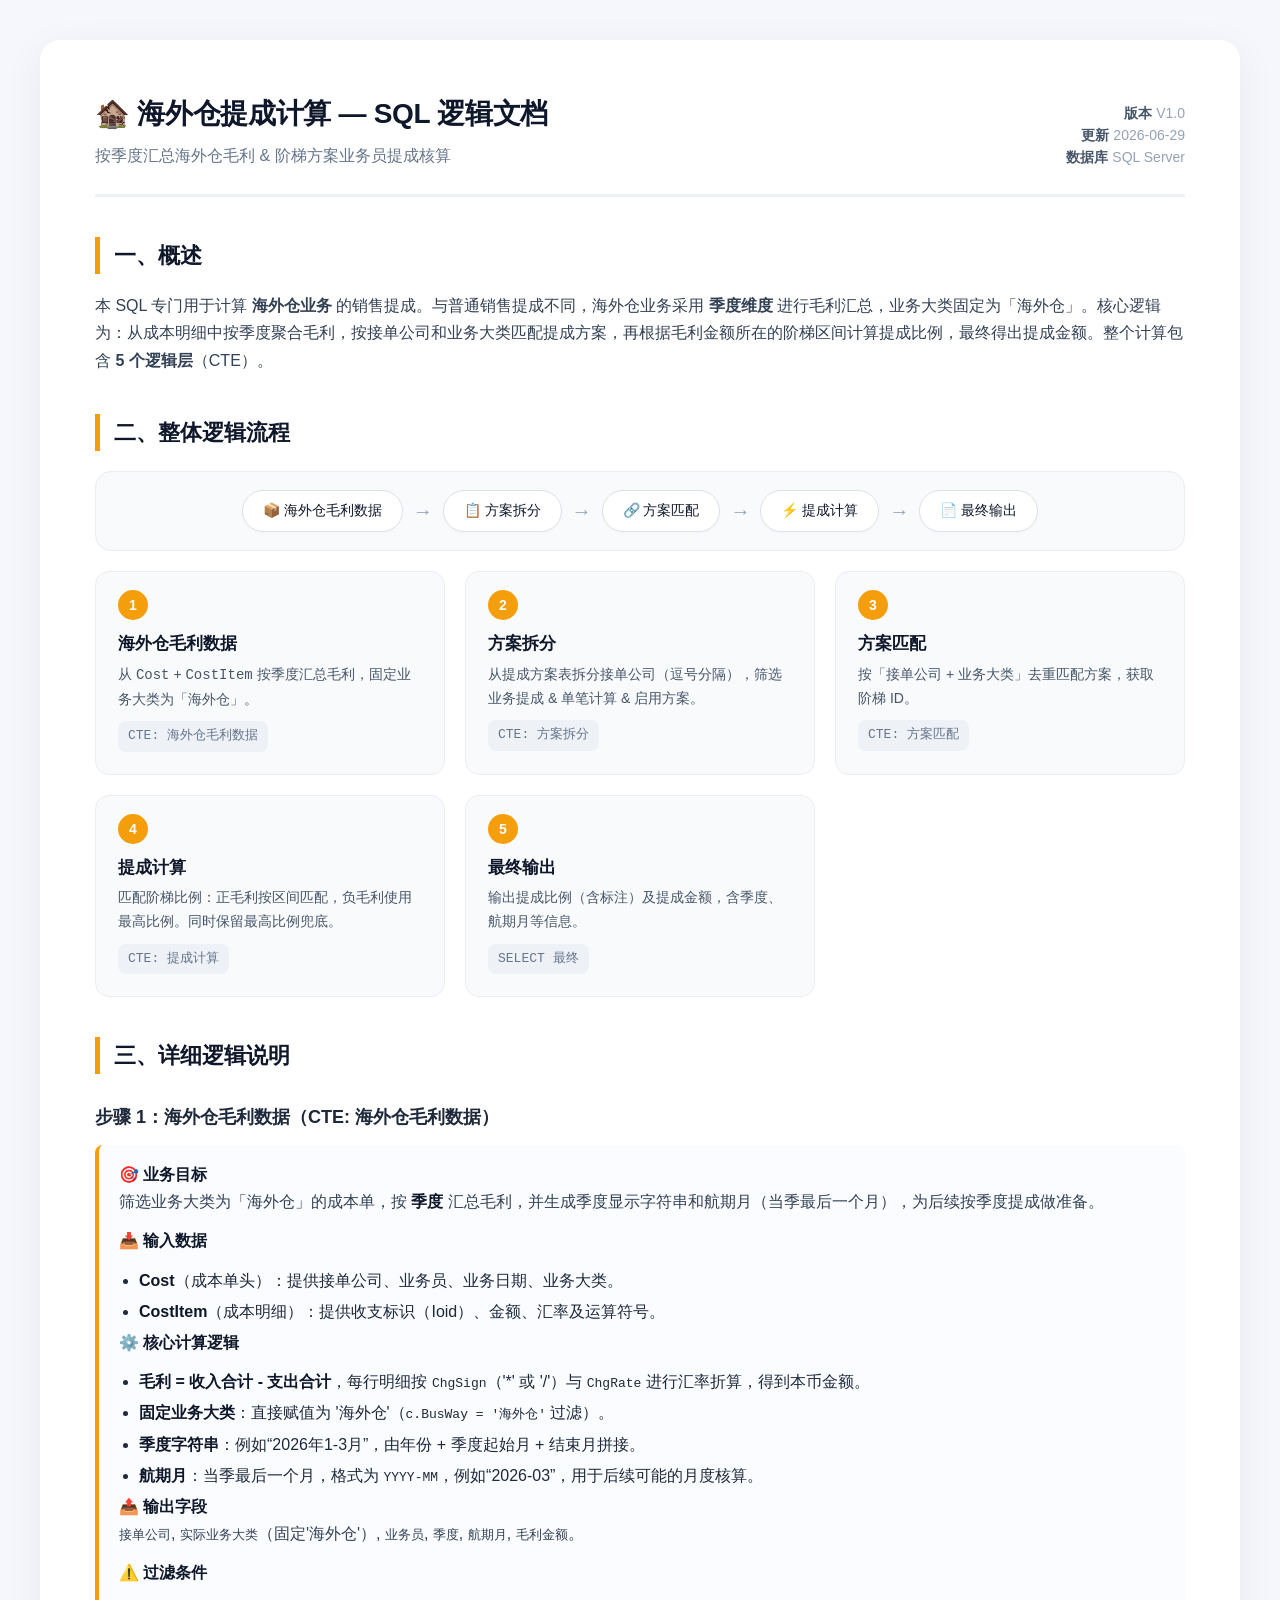
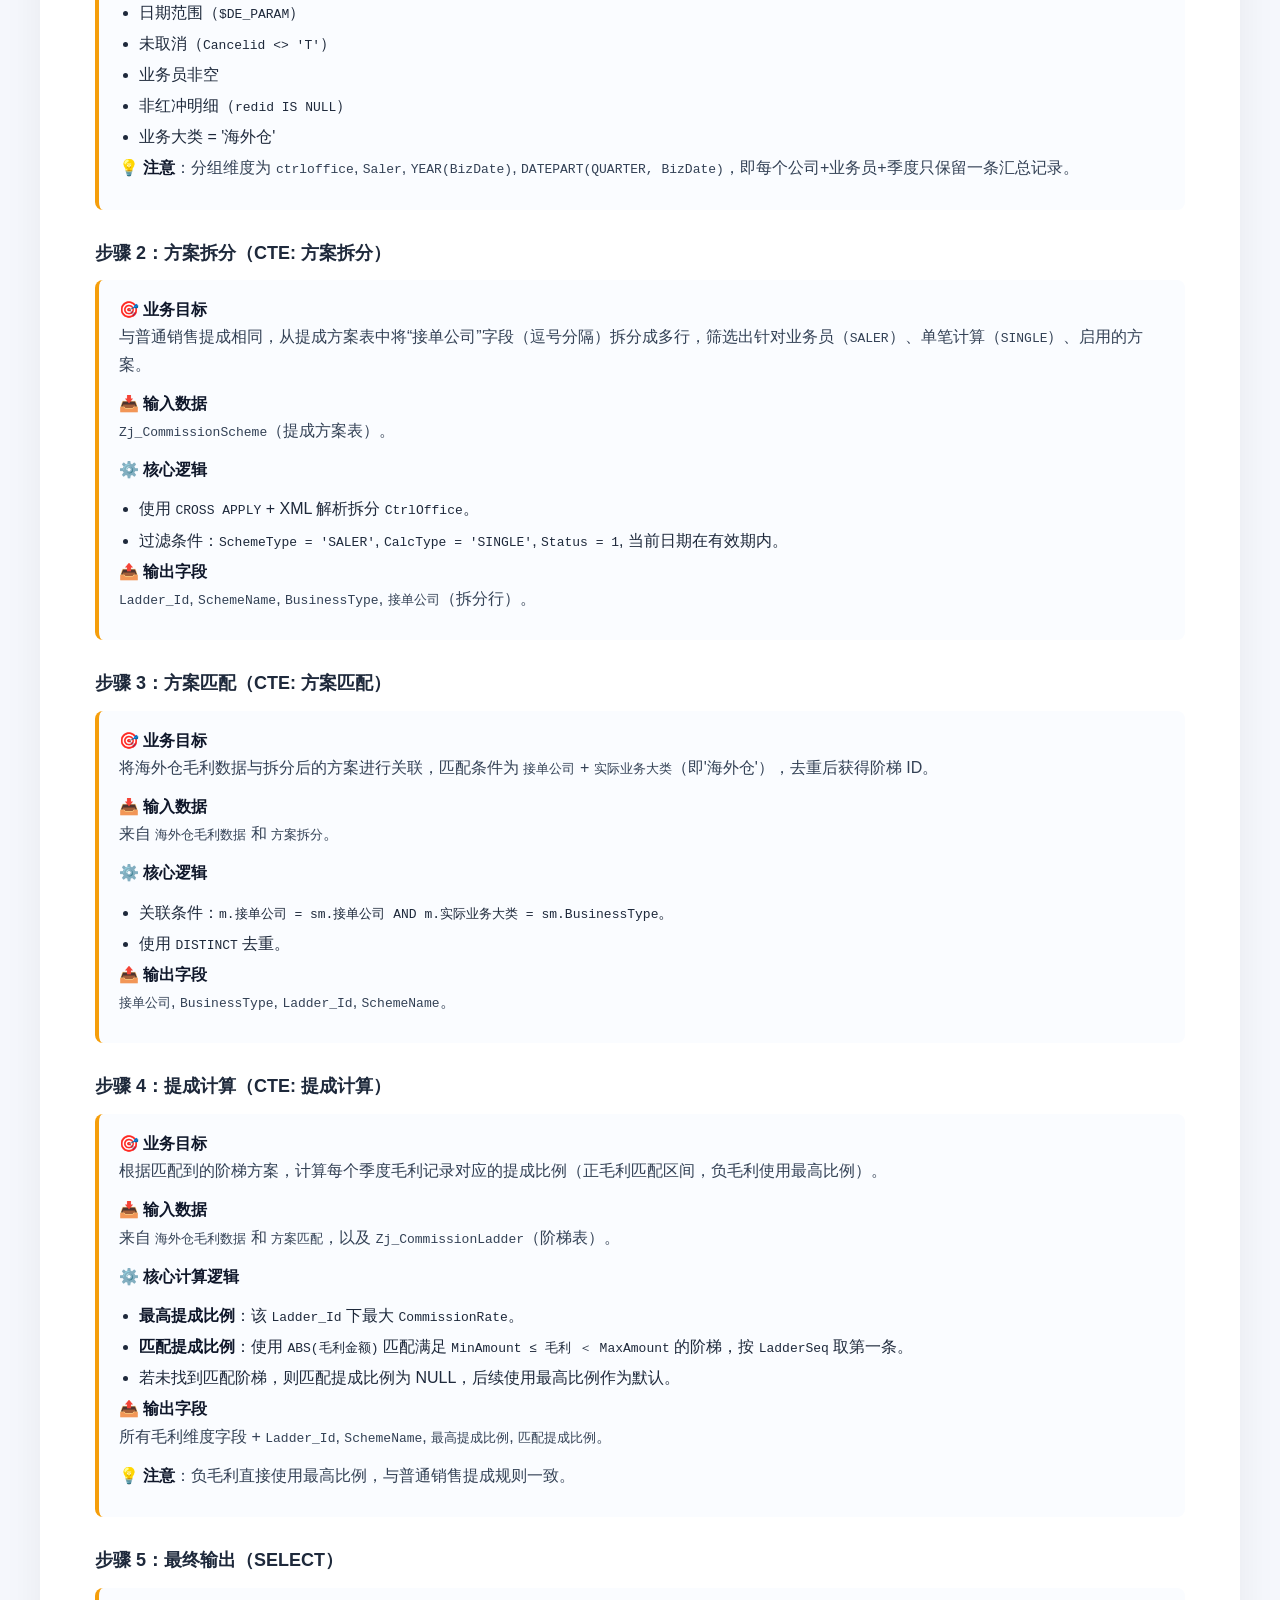
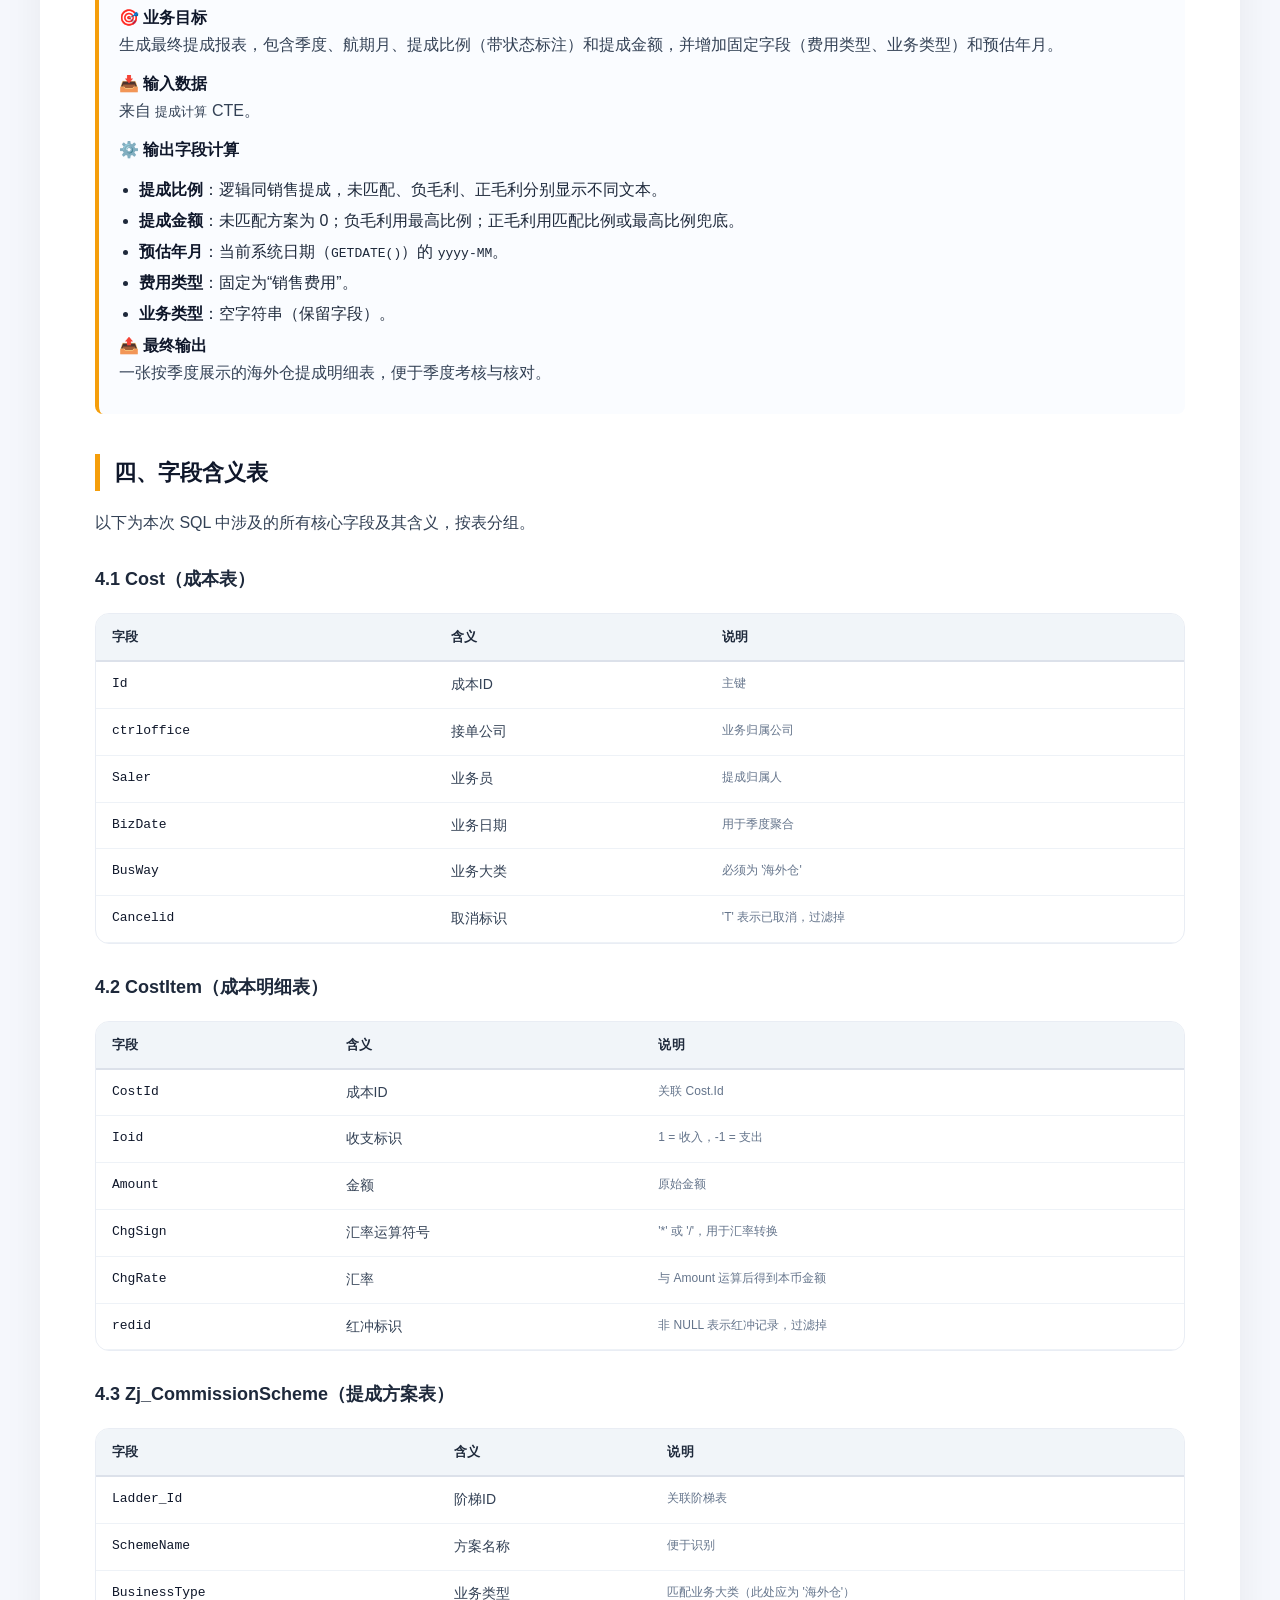
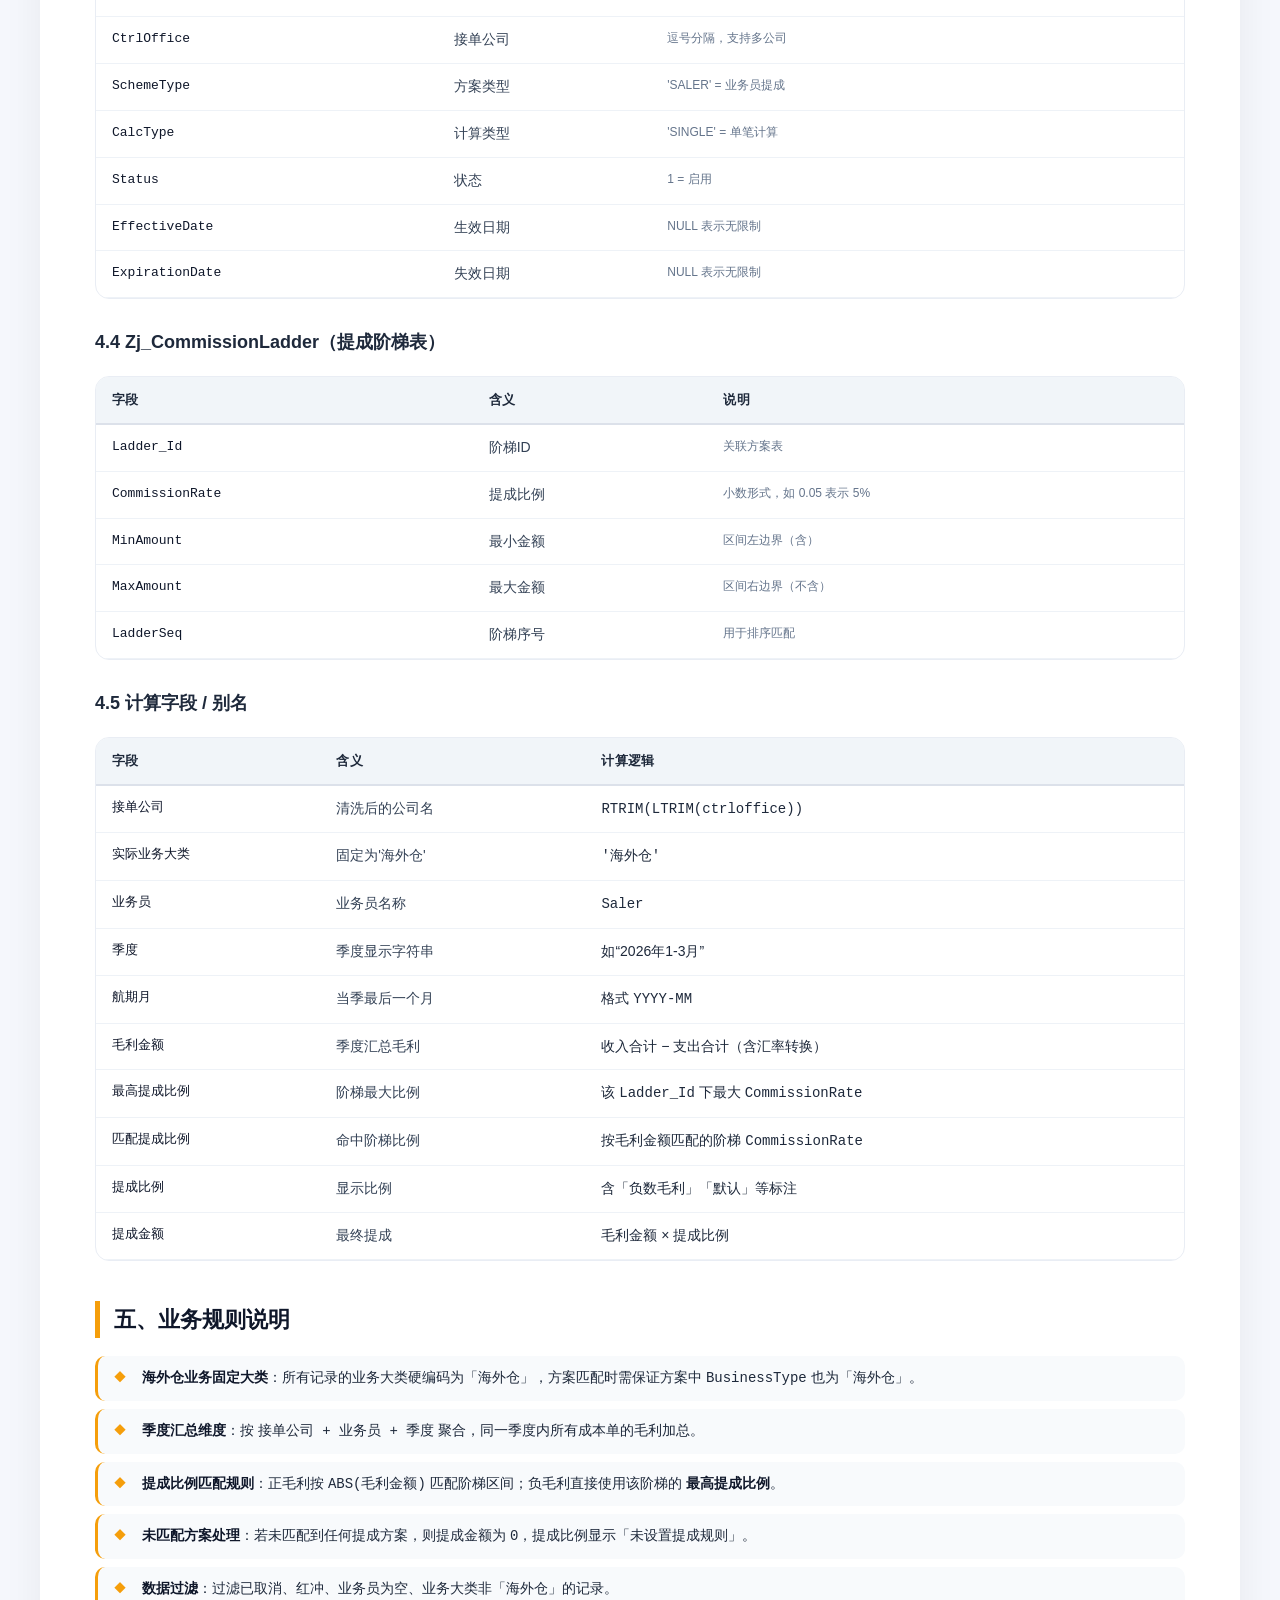
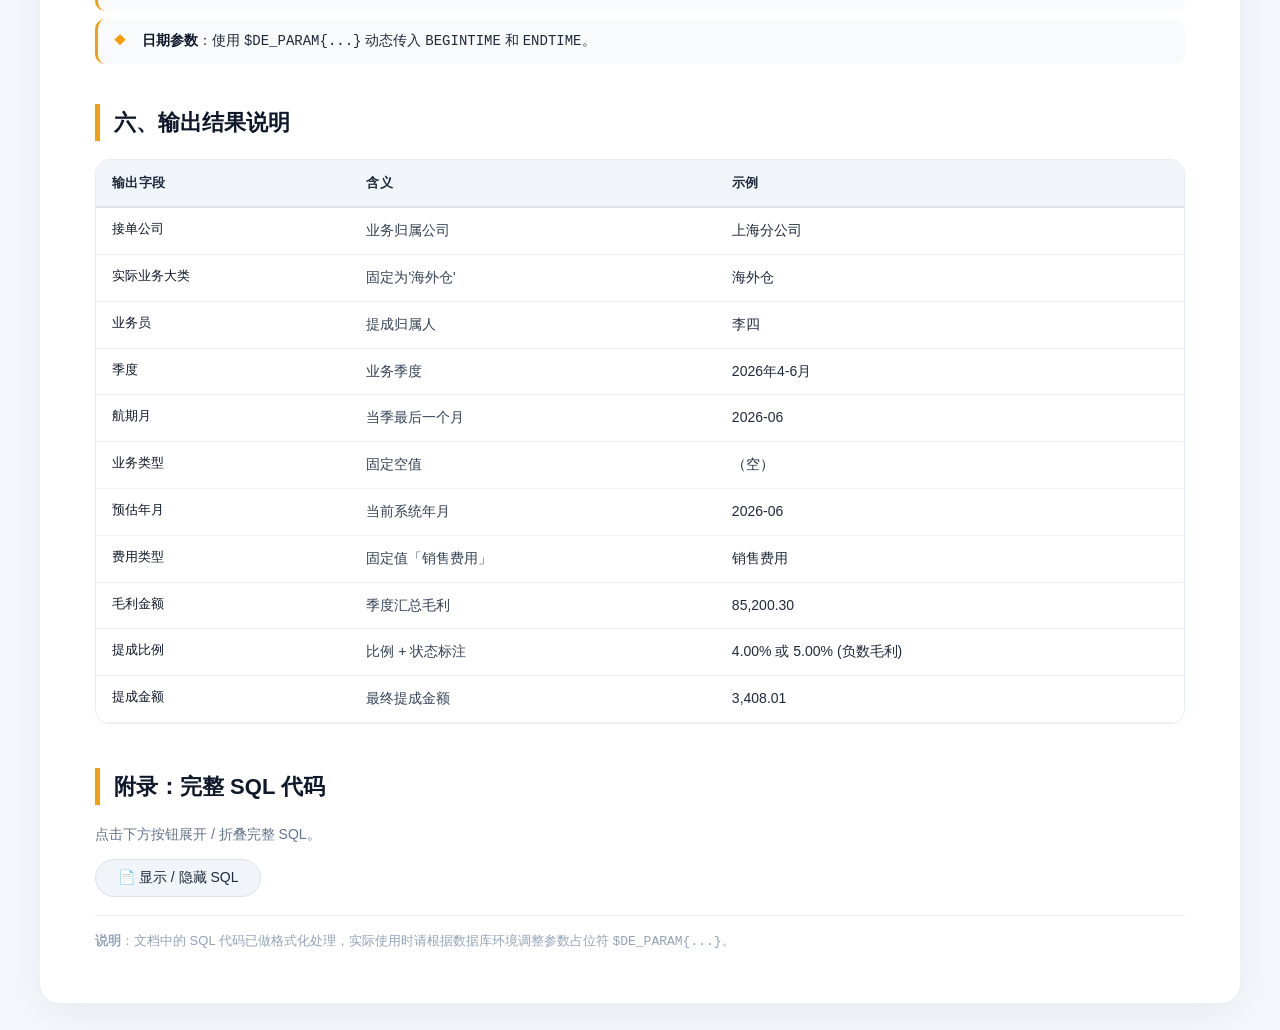
<file: 文档/销售预估提成/海外仓提成计算 — SQL 逻辑文档.html>
<!DOCTYPE html>
<html lang="zh-CN">
<head>
    <meta charset="UTF-8" />
    <meta name="viewport" content="width=device-width, initial-scale=1.0" />
    <title>海外仓提成计算 SQL 逻辑文档</title>
    <style>
        * {
            margin: 0;
            padding: 0;
            box-sizing: border-box;
        }

        body {
            font-family: -apple-system, BlinkMacSystemFont, "Segoe UI", Roboto, "Helvetica Neue", Arial, sans-serif;
            background: #f5f7fc;
            color: #1e293b;
            padding: 40px 20px;
            line-height: 1.7;
        }

        .container {
            max-width: 1200px;
            margin: 0 auto;
            background: #ffffff;
            border-radius: 20px;
            box-shadow: 0 10px 40px rgba(0, 0, 0, 0.06);
            padding: 50px 55px;
        }

        .doc-header {
            border-bottom: 3px solid #eef2f7;
            padding-bottom: 25px;
            margin-bottom: 35px;
            display: flex;
            justify-content: space-between;
            align-items: flex-end;
            flex-wrap: wrap;
        }

        .doc-header h1 {
            font-size: 28px;
            font-weight: 700;
            color: #0f172a;
            letter-spacing: -0.3px;
        }

        .doc-header .subtitle {
            font-size: 16px;
            color: #64748b;
            margin-top: 4px;
            font-weight: 400;
        }

        .doc-header .meta {
            text-align: right;
            color: #94a3b8;
            font-size: 14px;
            line-height: 1.6;
        }

        .doc-header .meta strong {
            color: #475569;
        }

        h2 {
            font-size: 22px;
            font-weight: 600;
            color: #0f172a;
            margin-top: 40px;
            margin-bottom: 18px;
            padding-left: 14px;
            border-left: 5px solid #f59e0b;
        }

        h3 {
            font-size: 18px;
            font-weight: 600;
            color: #1e293b;
            margin-top: 28px;
            margin-bottom: 12px;
        }

        h4 {
            font-size: 15px;
            font-weight: 600;
            color: #334155;
            margin-top: 18px;
            margin-bottom: 6px;
        }

        p {
            margin-bottom: 12px;
            color: #334155;
        }

        .badge {
            display: inline-block;
            background: #fef3c7;
            color: #b45309;
            font-size: 13px;
            font-weight: 600;
            padding: 0 10px;
            border-radius: 30px;
            line-height: 26px;
            margin-right: 6px;
        }

        .badge.green {
            background: #dcfce7;
            color: #15803d;
        }

        .badge.orange {
            background: #fef3c7;
            color: #b45309;
        }

        .badge.purple {
            background: #ede9fe;
            color: #7c3aed;
        }

        .step-grid {
            display: grid;
            grid-template-columns: repeat(auto-fit, minmax(280px, 1fr));
            gap: 20px;
            margin: 20px 0 10px;
        }

        .step-card {
            background: #f8fafc;
            border-radius: 14px;
            padding: 18px 22px 22px;
            border: 1px solid #e9edf4;
            transition: 0.2s;
        }

        .step-card:hover {
            border-color: #b9c7e0;
            background: #f1f5f9;
        }

        .step-card .step-num {
            display: inline-block;
            background: #f59e0b;
            color: #fff;
            font-weight: 700;
            font-size: 14px;
            width: 30px;
            height: 30px;
            text-align: center;
            line-height: 30px;
            border-radius: 30px;
            margin-bottom: 10px;
        }

        .step-card .step-title {
            font-weight: 600;
            font-size: 17px;
            color: #0f172a;
            margin-bottom: 4px;
        }

        .step-card .step-desc {
            font-size: 14px;
            color: #475569;
            margin-bottom: 6px;
        }

        .step-card .step-sql {
            font-size: 13px;
            color: #64748b;
            background: #eef2f7;
            padding: 4px 10px;
            border-radius: 8px;
            display: inline-block;
            font-family: "SF Mono", Menlo, Consolas, monospace;
            margin-top: 4px;
        }

        .table-wrap {
            overflow-x: auto;
            margin: 18px 0 10px;
            border-radius: 14px;
            border: 1px solid #e9edf4;
        }

        table {
            width: 100%;
            border-collapse: collapse;
            font-size: 14px;
        }

        table thead {
            background: #f1f5f9;
        }

        table th {
            text-align: left;
            padding: 12px 16px;
            font-weight: 600;
            color: #1e293b;
            font-size: 13px;
            letter-spacing: 0.3px;
            border-bottom: 2px solid #dce1ea;
        }

        table td {
            padding: 11px 16px;
            border-bottom: 1px solid #eef2f7;
            vertical-align: top;
            color: #1e293b;
        }

        table tbody tr:hover {
            background: #fafcff;
        }

        table .col-table {
            font-family: "SF Mono", Menlo, Consolas, monospace;
            font-size: 13px;
            color: #0f172a;
            font-weight: 500;
            white-space: nowrap;
        }

        table .col-desc {
            color: #334155;
        }

        table .col-source {
            font-size: 12px;
            color: #64748b;
            white-space: nowrap;
        }

        .rule-list {
            list-style: none;
            padding: 0;
            margin: 10px 0 6px;
        }

        .rule-list li {
            padding: 10px 16px 10px 44px;
            background: #f8fafc;
            border-radius: 10px;
            margin-bottom: 8px;
            position: relative;
            border-left: 3px solid #f59e0b;
            color: #1e293b;
            font-size: 14px;
        }

        .rule-list li::before {
            content: "◆";
            color: #f59e0b;
            position: absolute;
            left: 16px;
            font-size: 12px;
            top: 11px;
        }

        .rule-list li strong {
            color: #0f172a;
        }

        .code-block {
            background: #0f172a;
            color: #e2e8f0;
            border-radius: 14px;
            padding: 20px 24px;
            overflow-x: auto;
            font-family: "SF Mono", Menlo, Consolas, monospace;
            font-size: 13px;
            line-height: 1.8;
            margin: 16px 0 10px;
            white-space: pre-wrap;
            word-break: break-word;
        }

        .code-block .comment {
            color: #94a3b8;
        }

        .code-block .keyword {
            color: #f472b6;
        }

        .code-block .func {
            color: #60a5fa;
        }

        .code-block .string {
            color: #34d399;
        }

        .code-block .table-name {
            color: #fbbf24;
        }

        .flow {
            display: flex;
            flex-wrap: wrap;
            align-items: center;
            justify-content: center;
            gap: 6px 10px;
            margin: 20px 0 14px;
            padding: 18px 20px;
            background: #f8fafc;
            border-radius: 16px;
            border: 1px solid #e9edf4;
        }

        .flow-item {
            background: #ffffff;
            border-radius: 30px;
            padding: 8px 20px;
            font-size: 14px;
            font-weight: 500;
            color: #0f172a;
            border: 1px solid #dce1ea;
            box-shadow: 0 2px 4px rgba(0, 0, 0, 0.02);
            white-space: nowrap;
        }

        .flow-item.highlight {
            background: #f59e0b;
            color: #fff;
            border-color: #f59e0b;
        }

        .flow-arrow {
            color: #94a3b8;
            font-size: 20px;
            font-weight: 300;
        }

        @media (max-width: 768px) {
            .container {
                padding: 25px 18px;
            }

            .doc-header {
                flex-direction: column;
                align-items: flex-start;
            }

            .doc-header .meta {
                text-align: left;
                margin-top: 10px;
            }

            .flow {
                flex-direction: column;
                gap: 8px;
            }

            .flow-arrow {
                transform: rotate(90deg);
            }

            .step-grid {
                grid-template-columns: 1fr;
            }

            table td,
            table th {
                padding: 8px 10px;
                font-size: 13px;
            }

            .code-block {
                font-size: 12px;
                padding: 14px 16px;
            }
        }

        .appendix-toggle {
            display: inline-block;
            background: #f1f5f9;
            border: 1px solid #dce1ea;
            border-radius: 30px;
            padding: 6px 22px;
            font-size: 14px;
            font-weight: 500;
            color: #1e293b;
            cursor: pointer;
            transition: 0.2s;
            margin: 6px 0 12px;
            user-select: none;
        }

        .appendix-toggle:hover {
            background: #e2e8f0;
        }

        .appendix-content {
            display: none;
            margin-top: 12px;
        }

        .appendix-content.open {
            display: block;
        }

        .footnote {
            font-size: 13px;
            color: #94a3b8;
            margin-top: 6px;
            border-top: 1px solid #eef2f7;
            padding-top: 14px;
        }

        .detail-box {
            background: #fafcff;
            border-left: 4px solid #f59e0b;
            padding: 16px 20px;
            margin: 12px 0 16px;
            border-radius: 8px;
        }

        .detail-box strong {
            color: #0f172a;
        }

        .detail-box ul {
            margin-left: 20px;
            margin-top: 4px;
        }

        .detail-box ul li {
            margin-bottom: 4px;
        }
    </style>
</head>
<body>
    <div class="container">

        <!-- ========== 文档头部 ========== -->
        <div class="doc-header">
            <div>
                <h1>🏚️ 海外仓提成计算 &mdash; SQL 逻辑文档</h1>
                <div class="subtitle">按季度汇总海外仓毛利 &amp; 阶梯方案业务员提成核算</div>
            </div>
            <div class="meta">
                <strong>版本</strong> V1.0<br />
                <strong>更新</strong> 2026-06-29<br />
                <strong>数据库</strong> SQL Server
            </div>
        </div>

        <!-- ========== 一、概述 ========== -->
        <h2>一、概述</h2>
        <p>
            本 SQL 专门用于计算 <strong>海外仓业务</strong> 的销售提成。与普通销售提成不同，海外仓业务采用 <strong>季度维度</strong> 进行毛利汇总，业务大类固定为「海外仓」。核心逻辑为：从成本明细中按季度聚合毛利，按接单公司和业务大类匹配提成方案，再根据毛利金额所在的阶梯区间计算提成比例，最终得出提成金额。整个计算包含 <strong>5 个逻辑层</strong>（CTE）。
        </p>

        <!-- ========== 二、整体逻辑流程 ========== -->
        <h2>二、整体逻辑流程</h2>
        <div class="flow">
            <span class="flow-item">📦 海外仓毛利数据</span>
            <span class="flow-arrow">→</span>
            <span class="flow-item">📋 方案拆分</span>
            <span class="flow-arrow">→</span>
            <span class="flow-item">🔗 方案匹配</span>
            <span class="flow-arrow">→</span>
            <span class="flow-item">⚡ 提成计算</span>
            <span class="flow-arrow">→</span>
            <span class="flow-item">📄 最终输出</span>
        </div>

        <div class="step-grid">
            <div class="step-card">
                <div class="step-num">1</div>
                <div class="step-title">海外仓毛利数据</div>
                <div class="step-desc">从 <code>Cost</code> + <code>CostItem</code> 按季度汇总毛利，固定业务大类为「海外仓」。</div>
                <span class="step-sql">CTE: 海外仓毛利数据</span>
            </div>
            <div class="step-card">
                <div class="step-num">2</div>
                <div class="step-title">方案拆分</div>
                <div class="step-desc">从提成方案表拆分接单公司（逗号分隔），筛选业务提成 &amp; 单笔计算 &amp; 启用方案。</div>
                <span class="step-sql">CTE: 方案拆分</span>
            </div>
            <div class="step-card">
                <div class="step-num">3</div>
                <div class="step-title">方案匹配</div>
                <div class="step-desc">按「接单公司 + 业务大类」去重匹配方案，获取阶梯 ID。</div>
                <span class="step-sql">CTE: 方案匹配</span>
            </div>
            <div class="step-card">
                <div class="step-num">4</div>
                <div class="step-title">提成计算</div>
                <div class="step-desc">匹配阶梯比例：正毛利按区间匹配，负毛利使用最高比例。同时保留最高比例兜底。</div>
                <span class="step-sql">CTE: 提成计算</span>
            </div>
            <div class="step-card">
                <div class="step-num">5</div>
                <div class="step-title">最终输出</div>
                <div class="step-desc">输出提成比例（含标注）及提成金额，含季度、航期月等信息。</div>
                <span class="step-sql">SELECT 最终</span>
            </div>
        </div>

        <!-- ========== 三、详细逻辑说明 ========== -->
        <h2>三、详细逻辑说明</h2>

        <!-- ===== 步骤1：海外仓毛利数据 ===== -->
        <h3>步骤 1：海外仓毛利数据（CTE: 海外仓毛利数据）</h3>
        <div class="detail-box">
            <p><strong>🎯 业务目标</strong><br />
            筛选业务大类为「海外仓」的成本单，按 <strong>季度</strong> 汇总毛利，并生成季度显示字符串和航期月（当季最后一个月），为后续按季度提成做准备。
            </p>
            <p><strong>📥 输入数据</strong></p>
            <ul>
                <li><strong>Cost</strong>（成本单头）：提供接单公司、业务员、业务日期、业务大类。</li>
                <li><strong>CostItem</strong>（成本明细）：提供收支标识（Ioid）、金额、汇率及运算符号。</li>
            </ul>
            <p><strong>⚙️ 核心计算逻辑</strong></p>
            <ul>
                <li><strong>毛利 = 收入合计 - 支出合计</strong>，每行明细按 <code>ChgSign</code>（'*' 或 '/'）与 <code>ChgRate</code> 进行汇率折算，得到本币金额。</li>
                <li><strong>固定业务大类</strong>：直接赋值为 '海外仓'（<code>c.BusWay = '海外仓'</code> 过滤）。</li>
                <li><strong>季度字符串</strong>：例如“2026年1-3月”，由年份 + 季度起始月 + 结束月拼接。</li>
                <li><strong>航期月</strong>：当季最后一个月，格式为 <code>YYYY-MM</code>，例如“2026-03”，用于后续可能的月度核算。</li>
            </ul>
            <p><strong>📤 输出字段</strong><br />
            <code>接单公司</code>, <code>实际业务大类</code>（固定'海外仓'）, <code>业务员</code>, <code>季度</code>, <code>航期月</code>, <code>毛利金额</code>。
            </p>
            <p><strong>⚠️ 过滤条件</strong></p>
            <ul>
                <li>日期范围（<code>$DE_PARAM</code>）</li>
                <li>未取消（<code>Cancelid <> 'T'</code>）</li>
                <li>业务员非空</li>
                <li>非红冲明细（<code>redid IS NULL</code>）</li>
                <li>业务大类 = '海外仓'</li>
            </ul>
            <p><strong>💡 注意</strong>：分组维度为 <code>ctrloffice</code>, <code>Saler</code>, <code>YEAR(BizDate)</code>, <code>DATEPART(QUARTER, BizDate)</code>，即每个公司+业务员+季度只保留一条汇总记录。</p>
        </div>

        <!-- ===== 步骤2：方案拆分 ===== -->
        <h3>步骤 2：方案拆分（CTE: 方案拆分）</h3>
        <div class="detail-box">
            <p><strong>🎯 业务目标</strong><br />
            与普通销售提成相同，从提成方案表中将“接单公司”字段（逗号分隔）拆分成多行，筛选出针对业务员（<code>SALER</code>）、单笔计算（<code>SINGLE</code>）、启用的方案。
            </p>
            <p><strong>📥 输入数据</strong><br />
            <code>Zj_CommissionScheme</code>（提成方案表）。
            </p>
            <p><strong>⚙️ 核心逻辑</strong></p>
            <ul>
                <li>使用 <code>CROSS APPLY</code> + XML 解析拆分 <code>CtrlOffice</code>。</li>
                <li>过滤条件：<code>SchemeType = 'SALER'</code>, <code>CalcType = 'SINGLE'</code>, <code>Status = 1</code>, 当前日期在有效期内。</li>
            </ul>
            <p><strong>📤 输出字段</strong><br />
            <code>Ladder_Id</code>, <code>SchemeName</code>, <code>BusinessType</code>, <code>接单公司</code>（拆分行）。
            </p>
        </div>

        <!-- ===== 步骤3：方案匹配 ===== -->
        <h3>步骤 3：方案匹配（CTE: 方案匹配）</h3>
        <div class="detail-box">
            <p><strong>🎯 业务目标</strong><br />
            将海外仓毛利数据与拆分后的方案进行关联，匹配条件为 <code>接单公司</code> + <code>实际业务大类</code>（即'海外仓'），去重后获得阶梯 ID。
            </p>
            <p><strong>📥 输入数据</strong><br />
            来自 <code>海外仓毛利数据</code> 和 <code>方案拆分</code>。
            </p>
            <p><strong>⚙️ 核心逻辑</strong></p>
            <ul>
                <li>关联条件：<code>m.接单公司 = sm.接单公司 AND m.实际业务大类 = sm.BusinessType</code>。</li>
                <li>使用 <code>DISTINCT</code> 去重。</li>
            </ul>
            <p><strong>📤 输出字段</strong><br />
            <code>接单公司</code>, <code>BusinessType</code>, <code>Ladder_Id</code>, <code>SchemeName</code>。
            </p>
        </div>

        <!-- ===== 步骤4：提成计算 ===== -->
        <h3>步骤 4：提成计算（CTE: 提成计算）</h3>
        <div class="detail-box">
            <p><strong>🎯 业务目标</strong><br />
            根据匹配到的阶梯方案，计算每个季度毛利记录对应的提成比例（正毛利匹配区间，负毛利使用最高比例）。
            </p>
            <p><strong>📥 输入数据</strong><br />
            来自 <code>海外仓毛利数据</code> 和 <code>方案匹配</code>，以及 <code>Zj_CommissionLadder</code>（阶梯表）。
            </p>
            <p><strong>⚙️ 核心计算逻辑</strong></p>
            <ul>
                <li><strong>最高提成比例</strong>：该 <code>Ladder_Id</code> 下最大 <code>CommissionRate</code>。</li>
                <li><strong>匹配提成比例</strong>：使用 <code>ABS(毛利金额)</code> 匹配满足 <code>MinAmount ≤ 毛利 ＜ MaxAmount</code> 的阶梯，按 <code>LadderSeq</code> 取第一条。</li>
                <li>若未找到匹配阶梯，则匹配提成比例为 NULL，后续使用最高比例作为默认。</li>
            </ul>
            <p><strong>📤 输出字段</strong><br />
            所有毛利维度字段 + <code>Ladder_Id</code>, <code>SchemeName</code>, <code>最高提成比例</code>, <code>匹配提成比例</code>。
            </p>
            <p><strong>💡 注意</strong>：负毛利直接使用最高比例，与普通销售提成规则一致。</p>
        </div>

        <!-- ===== 步骤5：最终输出 ===== -->
        <h3>步骤 5：最终输出（SELECT）</h3>
        <div class="detail-box">
            <p><strong>🎯 业务目标</strong><br />
            生成最终提成报表，包含季度、航期月、提成比例（带状态标注）和提成金额，并增加固定字段（费用类型、业务类型）和预估年月。
            </p>
            <p><strong>📥 输入数据</strong><br />
            来自 <code>提成计算</code> CTE。
            </p>
            <p><strong>⚙️ 输出字段计算</strong></p>
            <ul>
                <li><strong>提成比例</strong>：逻辑同销售提成，未匹配、负毛利、正毛利分别显示不同文本。</li>
                <li><strong>提成金额</strong>：未匹配方案为 0；负毛利用最高比例；正毛利用匹配比例或最高比例兜底。</li>
                <li><strong>预估年月</strong>：当前系统日期（<code>GETDATE()</code>）的 <code>yyyy-MM</code>。</li>
                <li><strong>费用类型</strong>：固定为“销售费用”。</li>
                <li><strong>业务类型</strong>：空字符串（保留字段）。</li>
            </ul>
            <p><strong>📤 最终输出</strong><br />
            一张按季度展示的海外仓提成明细表，便于季度考核与核对。
            </p>
        </div>

        <!-- ========== 四、字段含义表 ========== -->
        <h2>四、字段含义表</h2>
        <p style="margin-bottom:4px;">以下为本次 SQL 中涉及的所有核心字段及其含义，按表分组。</p>

        <h3>4.1 Cost（成本表）</h3>
        <div class="table-wrap">
            <table>
                <thead><tr><th>字段</th><th>含义</th><th>说明</th></tr></thead>
                <tbody>
                    <tr><td class="col-table">Id</td><td class="col-desc">成本ID</td><td class="col-source">主键</td></tr>
                    <tr><td class="col-table">ctrloffice</td><td class="col-desc">接单公司</td><td class="col-source">业务归属公司</td></tr>
                    <tr><td class="col-table">Saler</td><td class="col-desc">业务员</td><td class="col-source">提成归属人</td></tr>
                    <tr><td class="col-table">BizDate</td><td class="col-desc">业务日期</td><td class="col-source">用于季度聚合</td></tr>
                    <tr><td class="col-table">BusWay</td><td class="col-desc">业务大类</td><td class="col-source">必须为 '海外仓'</td></tr>
                    <tr><td class="col-table">Cancelid</td><td class="col-desc">取消标识</td><td class="col-source">'T' 表示已取消，过滤掉</td></tr>
                </tbody>
            </table>
        </div>

        <h3>4.2 CostItem（成本明细表）</h3>
        <div class="table-wrap">
            <table>
                <thead><tr><th>字段</th><th>含义</th><th>说明</th></tr></thead>
                <tbody>
                    <tr><td class="col-table">CostId</td><td class="col-desc">成本ID</td><td class="col-source">关联 Cost.Id</td></tr>
                    <tr><td class="col-table">Ioid</td><td class="col-desc">收支标识</td><td class="col-source">1 = 收入，-1 = 支出</td></tr>
                    <tr><td class="col-table">Amount</td><td class="col-desc">金额</td><td class="col-source">原始金额</td></tr>
                    <tr><td class="col-table">ChgSign</td><td class="col-desc">汇率运算符号</td><td class="col-source">'*' 或 '/'，用于汇率转换</td></tr>
                    <tr><td class="col-table">ChgRate</td><td class="col-desc">汇率</td><td class="col-source">与 Amount 运算后得到本币金额</td></tr>
                    <tr><td class="col-table">redid</td><td class="col-desc">红冲标识</td><td class="col-source">非 NULL 表示红冲记录，过滤掉</td></tr>
                </tbody>
            </table>
        </div>

        <h3>4.3 Zj_CommissionScheme（提成方案表）</h3>
        <div class="table-wrap">
            <table>
                <thead><tr><th>字段</th><th>含义</th><th>说明</th></tr></thead>
                <tbody>
                    <tr><td class="col-table">Ladder_Id</td><td class="col-desc">阶梯ID</td><td class="col-source">关联阶梯表</td></tr>
                    <tr><td class="col-table">SchemeName</td><td class="col-desc">方案名称</td><td class="col-source">便于识别</td></tr>
                    <tr><td class="col-table">BusinessType</td><td class="col-desc">业务类型</td><td class="col-source">匹配业务大类（此处应为 '海外仓'）</td></tr>
                    <tr><td class="col-table">CtrlOffice</td><td class="col-desc">接单公司</td><td class="col-source">逗号分隔，支持多公司</td></tr>
                    <tr><td class="col-table">SchemeType</td><td class="col-desc">方案类型</td><td class="col-source">'SALER' = 业务员提成</td></tr>
                    <tr><td class="col-table">CalcType</td><td class="col-desc">计算类型</td><td class="col-source">'SINGLE' = 单笔计算</td></tr>
                    <tr><td class="col-table">Status</td><td class="col-desc">状态</td><td class="col-source">1 = 启用</td></tr>
                    <tr><td class="col-table">EffectiveDate</td><td class="col-desc">生效日期</td><td class="col-source">NULL 表示无限制</td></tr>
                    <tr><td class="col-table">ExpirationDate</td><td class="col-desc">失效日期</td><td class="col-source">NULL 表示无限制</td></tr>
                </tbody>
            </table>
        </div>

        <h3>4.4 Zj_CommissionLadder（提成阶梯表）</h3>
        <div class="table-wrap">
            <table>
                <thead><tr><th>字段</th><th>含义</th><th>说明</th></tr></thead>
                <tbody>
                    <tr><td class="col-table">Ladder_Id</td><td class="col-desc">阶梯ID</td><td class="col-source">关联方案表</td></tr>
                    <tr><td class="col-table">CommissionRate</td><td class="col-desc">提成比例</td><td class="col-source">小数形式，如 0.05 表示 5%</td></tr>
                    <tr><td class="col-table">MinAmount</td><td class="col-desc">最小金额</td><td class="col-source">区间左边界（含）</td></tr>
                    <tr><td class="col-table">MaxAmount</td><td class="col-desc">最大金额</td><td class="col-source">区间右边界（不含）</td></tr>
                    <tr><td class="col-table">LadderSeq</td><td class="col-desc">阶梯序号</td><td class="col-source">用于排序匹配</td></tr>
                </tbody>
            </table>
        </div>

        <h3>4.5 计算字段 / 别名</h3>
        <div class="table-wrap">
            <table>
                <thead><tr><th>字段</th><th>含义</th><th>计算逻辑</th></tr></thead>
                <tbody>
                    <tr><td class="col-table">接单公司</td><td class="col-desc">清洗后的公司名</td><td><code>RTRIM(LTRIM(ctrloffice))</code></td></tr>
                    <tr><td class="col-table">实际业务大类</td><td class="col-desc">固定为'海外仓'</td><td><code>'海外仓'</code></td></tr>
                    <tr><td class="col-table">业务员</td><td class="col-desc">业务员名称</td><td><code>Saler</code></td></tr>
                    <tr><td class="col-table">季度</td><td class="col-desc">季度显示字符串</td><td>如“2026年1-3月”</td></tr>
                    <tr><td class="col-table">航期月</td><td class="col-desc">当季最后一个月</td><td>格式 <code>YYYY-MM</code></td></tr>
                    <tr><td class="col-table">毛利金额</td><td class="col-desc">季度汇总毛利</td><td>收入合计 − 支出合计（含汇率转换）</td></tr>
                    <tr><td class="col-table">最高提成比例</td><td class="col-desc">阶梯最大比例</td><td>该 <code>Ladder_Id</code> 下最大 <code>CommissionRate</code></td></tr>
                    <tr><td class="col-table">匹配提成比例</td><td class="col-desc">命中阶梯比例</td><td>按毛利金额匹配的阶梯 <code>CommissionRate</code></td></tr>
                    <tr><td class="col-table">提成比例</td><td class="col-desc">显示比例</td><td>含「负数毛利」「默认」等标注</td></tr>
                    <tr><td class="col-table">提成金额</td><td class="col-desc">最终提成</td><td>毛利金额 × 提成比例</td></tr>
                </tbody>
            </table>
        </div>

        <!-- ========== 五、业务规则说明 ========== -->
        <h2>五、业务规则说明</h2>
        <ul class="rule-list">
            <li><strong>海外仓业务固定大类</strong>：所有记录的业务大类硬编码为「海外仓」，方案匹配时需保证方案中 <code>BusinessType</code> 也为「海外仓」。</li>
            <li><strong>季度汇总维度</strong>：按 <code>接单公司 + 业务员 + 季度</code> 聚合，同一季度内所有成本单的毛利加总。</li>
            <li><strong>提成比例匹配规则</strong>：正毛利按 <code>ABS(毛利金额)</code> 匹配阶梯区间；负毛利直接使用该阶梯的 <strong>最高提成比例</strong>。</li>
            <li><strong>未匹配方案处理</strong>：若未匹配到任何提成方案，则提成金额为 <code>0</code>，提成比例显示「未设置提成规则」。</li>
            <li><strong>数据过滤</strong>：过滤已取消、红冲、业务员为空、业务大类非「海外仓」的记录。</li>
            <li><strong>日期参数</strong>：使用 <code>$DE_PARAM{...}</code> 动态传入 <code>BEGINTIME</code> 和 <code>ENDTIME</code>。</li>
        </ul>

        <!-- ========== 六、输出结果说明 ========== -->
        <h2>六、输出结果说明</h2>
        <div class="table-wrap">
            <table>
                <thead><tr><th>输出字段</th><th>含义</th><th>示例</th></tr></thead>
                <tbody>
                    <tr><td class="col-table">接单公司</td><td class="col-desc">业务归属公司</td><td>上海分公司</td></tr>
                    <tr><td class="col-table">实际业务大类</td><td class="col-desc">固定为'海外仓'</td><td>海外仓</td></tr>
                    <tr><td class="col-table">业务员</td><td class="col-desc">提成归属人</td><td>李四</td></tr>
                    <tr><td class="col-table">季度</td><td class="col-desc">业务季度</td><td>2026年4-6月</td></tr>
                    <tr><td class="col-table">航期月</td><td class="col-desc">当季最后一个月</td><td>2026-06</td></tr>
                    <tr><td class="col-table">业务类型</td><td class="col-desc">固定空值</td><td>（空）</td></tr>
                    <tr><td class="col-table">预估年月</td><td class="col-desc">当前系统年月</td><td>2026-06</td></tr>
                    <tr><td class="col-table">费用类型</td><td class="col-desc">固定值「销售费用」</td><td>销售费用</td></tr>
                    <tr><td class="col-table">毛利金额</td><td class="col-desc">季度汇总毛利</td><td>85,200.30</td></tr>
                    <tr><td class="col-table">提成比例</td><td class="col-desc">比例 + 状态标注</td><td>4.00% 或 5.00% (负数毛利)</td></tr>
                    <tr><td class="col-table">提成金额</td><td class="col-desc">最终提成金额</td><td>3,408.01</td></tr>
                </tbody>
            </table>
        </div>

        <!-- ========== 附录：完整 SQL ========== -->
        <h2 style="margin-top:44px;">附录：完整 SQL 代码</h2>
        <p style="font-size:14px;color:#64748b;margin-bottom:6px;">
            点击下方按钮展开 / 折叠完整 SQL。
        </p>
        <div class="appendix-toggle" onclick="toggleAppendix()">📄 显示 / 隐藏 SQL</div>
        <div class="appendix-content" id="appendixSql">
            <div class="code-block">
                <span class="comment">-- ============================================================</span>
                <span class="comment">-- 海外仓提成计算 SQL（完整版）</span>
                <span class="comment">-- 数据库：SQL Server</span>
                <span class="comment">-- ============================================================</span>

                <span class="comment">-- 1. 海外仓毛利数据（按季度汇总）</span>
                <span class="keyword">WITH</span> 海外仓毛利数据 <span class="keyword">AS</span> (
                    <span class="keyword">SELECT</span>
                        <span class="func">RTRIM</span>(<span class="func">LTRIM</span>(c.ctrloffice)) <span class="keyword">AS</span> 接单公司,
                        <span class="string">'海外仓'</span> <span class="keyword">AS</span> 实际业务大类,
                        c.Saler <span class="keyword">AS</span> 业务员,
                        <span class="func">CAST</span>(<span class="func">YEAR</span>(c.BizDate) <span class="keyword">AS</span> VARCHAR(4)) + <span class="string">'年'</span> +
                        <span class="func">CAST</span>(<span class="func">DATEPART</span>(QUARTER, c.BizDate) * 3 - 2 <span class="keyword">AS</span> VARCHAR(2)) + <span class="string">'-'</span> +
                        <span class="func">CAST</span>(<span class="func">DATEPART</span>(QUARTER, c.BizDate) * 3 <span class="keyword">AS</span> VARCHAR(2)) + <span class="string">'月'</span> <span class="keyword">AS</span> 季度,
                        <span class="func">CAST</span>(<span class="func">YEAR</span>(c.BizDate) <span class="keyword">AS</span> VARCHAR(4)) + <span class="string">'-'</span> +
                        <span class="func">RIGHT</span>(<span class="string">'0'</span> + <span class="func">CAST</span>(<span class="func">DATEPART</span>(QUARTER, c.BizDate) * 3 <span class="keyword">AS</span> VARCHAR(2)), 2) <span class="keyword">AS</span> 航期月,
                        <span class="func">ROUND</span>(
                            <span class="func">SUM</span>(<span class="keyword">CASE</span>
                                <span class="keyword">WHEN</span> ci.Ioid = 1 <span class="keyword">THEN</span>
                                    <span class="keyword">CASE</span>
                                        <span class="keyword">WHEN</span> ci.ChgSign = <span class="string">'*'</span> <span class="keyword">THEN</span> ci.Amount * <span class="func">ISNULL</span>(ci.ChgRate, 1)
                                        <span class="keyword">WHEN</span> ci.ChgSign = <span class="string">'/'</span> <span class="keyword">THEN</span> ci.Amount / <span class="func">ISNULL</span>(ci.ChgRate, 1)
                                        <span class="keyword">ELSE</span> ci.Amount
                                    <span class="keyword">END</span>
                                <span class="keyword">ELSE</span> 0
                            <span class="keyword">END</span>)
                            -
                            <span class="func">SUM</span>(<span class="keyword">CASE</span>
                                <span class="keyword">WHEN</span> ci.Ioid = -1 <span class="keyword">THEN</span>
                                    <span class="keyword">CASE</span>
                                        <span class="keyword">WHEN</span> ci.ChgSign = <span class="string">'*'</span> <span class="keyword">THEN</span> ci.Amount * <span class="func">ISNULL</span>(ci.ChgRate, 1)
                                        <span class="keyword">WHEN</span> ci.ChgSign = <span class="string">'/'</span> <span class="keyword">THEN</span> ci.Amount / <span class="func">ISNULL</span>(ci.ChgRate, 1)
                                        <span class="keyword">ELSE</span> ci.Amount
                                    <span class="keyword">END</span>
                                <span class="keyword">ELSE</span> 0
                            <span class="keyword">END</span>),
                        2) <span class="keyword">AS</span> 毛利金额
                    <span class="keyword">FROM</span> <span class="table-name">Cost</span> c
                    <span class="keyword">INNER JOIN</span> <span class="table-name">CostItem</span> ci <span class="keyword">ON</span> c.Id = ci.CostId
                    <span class="keyword">WHERE</span> 1=1
                      <span class="keyword">AND</span> $DE_PARAM{ c.BizDate >= <span class="string">'$[BEGINTIME]'</span> <span class="keyword">AND</span> c.BizDate < <span class="func">DATEADD</span>(DAY, 1, <span class="string">'$[ENDTIME]'</span>) }
                      <span class="keyword">AND</span> c.Cancelid &lt;&gt; <span class="string">'T'</span>
                      <span class="keyword">AND</span> c.Saler <span class="keyword">IS NOT NULL</span> <span class="keyword">AND</span> c.Saler &lt;&gt; <span class="string">''</span>
                      <span class="keyword">AND</span> ci.redid <span class="keyword">IS NULL</span>
                      <span class="keyword">AND</span> c.BusWay = <span class="string">'海外仓'</span>
                    <span class="keyword">GROUP BY</span>
                        c.ctrloffice,
                        c.Saler,
                        <span class="func">YEAR</span>(c.BizDate),
                        <span class="func">DATEPART</span>(QUARTER, c.BizDate)
                ),
                <span class="comment">-- 2. 拆分提成方案（只取业务提成）</span>
                方案拆分 <span class="keyword">AS</span> (
                    <span class="keyword">SELECT</span>
                        s.Ladder_Id,
                        s.SchemeName,
                        s.BusinessType,
                        <span class="func">LTRIM</span>(<span class="func">RTRIM</span>(Split.a.value(<span class="string">'.'</span>, <span class="string">'NVARCHAR(MAX)'</span>))) <span class="keyword">AS</span> 接单公司
                    <span class="keyword">FROM</span> <span class="table-name">Zj_CommissionScheme</span> s
                    <span class="keyword">CROSS APPLY</span> (<span class="keyword">SELECT</span> <span class="func">CAST</span>(<span class="string">'&lt;M&gt;'</span> + <span class="func">REPLACE</span>(s.CtrlOffice, <span class="string">','</span>, <span class="string">'&lt;/M&gt;&lt;M&gt;'</span>) + <span class="string">'&lt;/M&gt;'</span> <span class="keyword">AS</span> XML) <span class="keyword">AS</span> x) t
                    <span class="keyword">CROSS APPLY</span> t.x.nodes(<span class="string">'/M'</span>) Split(a)
                    <span class="keyword">WHERE</span> s.SchemeType = <span class="string">'SALER'</span>
                      <span class="keyword">AND</span> s.CalcType = <span class="string">'SINGLE'</span>
                      <span class="keyword">AND</span> s.CtrlOffice <span class="keyword">IS NOT NULL</span> <span class="keyword">AND</span> s.CtrlOffice != <span class="string">''</span>
                      <span class="keyword">AND</span> s.Status = 1
                      <span class="keyword">AND</span> (s.EffectiveDate &lt;= <span class="func">GETDATE</span>() <span class="keyword">OR</span> s.EffectiveDate <span class="keyword">IS NULL</span>)
                      <span class="keyword">AND</span> (s.ExpirationDate &gt;= <span class="func">GETDATE</span>() <span class="keyword">OR</span> s.ExpirationDate <span class="keyword">IS NULL</span>)
                ),
                <span class="comment">-- 3. 方案匹配（去重）</span>
                方案匹配 <span class="keyword">AS</span> (
                    <span class="keyword">SELECT</span> <span class="keyword">DISTINCT</span>
                        s.接单公司,
                        s.BusinessType,
                        s.Ladder_Id,
                        s.SchemeName
                    <span class="keyword">FROM</span> 方案拆分 s
                ),
                <span class="comment">-- 4. 提成计算</span>
                提成计算 <span class="keyword">AS</span> (
                    <span class="keyword">SELECT</span>
                        m.接单公司,
                        m.实际业务大类,
                        m.业务员,
                        m.季度,
                        m.航期月,
                        m.毛利金额,
                        sm.Ladder_Id,
                        sm.SchemeName,
                        (<span class="keyword">SELECT</span> <span class="func">MAX</span>(CommissionRate)
                         <span class="keyword">FROM</span> <span class="table-name">Zj_CommissionLadder</span> l
                         <span class="keyword">WHERE</span> l.Ladder_Id = sm.Ladder_Id) <span class="keyword">AS</span> 最高提成比例,
                        (<span class="keyword">SELECT</span> <span class="keyword">TOP</span> 1 l.CommissionRate
                         <span class="keyword">FROM</span> <span class="table-name">Zj_CommissionLadder</span> l
                         <span class="keyword">WHERE</span> l.Ladder_Id = sm.Ladder_Id
                           <span class="keyword">AND</span> (l.MinAmount <span class="keyword">IS NULL</span> <span class="keyword">OR</span> <span class="func">ABS</span>(m.毛利金额) &gt;= l.MinAmount)
                           <span class="keyword">AND</span> (l.MaxAmount <span class="keyword">IS NULL</span> <span class="keyword">OR</span> <span class="func">ABS</span>(m.毛利金额) &lt; l.MaxAmount)
                         <span class="keyword">ORDER BY</span> l.LadderSeq) <span class="keyword">AS</span> 匹配提成比例
                    <span class="keyword">FROM</span> 海外仓毛利数据 m
                    <span class="keyword">LEFT JOIN</span> 方案匹配 sm
                        <span class="keyword">ON</span> m.接单公司 = sm.接单公司
                        <span class="keyword">AND</span> m.实际业务大类 = sm.BusinessType
                )
                <span class="comment">-- 5. 最终输出</span>
                <span class="keyword">SELECT</span>
                    t.接单公司,
                    t.实际业务大类,
                    t.业务员,
                    t.季度,
                    t.航期月,
                    <span class="string">''</span> <span class="keyword">AS</span> 业务类型,
                    <span class="func">FORMAT</span>(<span class="func">GETDATE</span>(), <span class="string">'yyyy-MM'</span>) <span class="keyword">AS</span> 预估年月,
                    <span class="string">'销售费用'</span> <span class="keyword">AS</span> 费用类型,
                    t.毛利金额,
                    <span class="keyword">CASE</span>
                        <span class="keyword">WHEN</span> t.Ladder_Id <span class="keyword">IS NULL</span> <span class="keyword">THEN</span> <span class="string">'未设置提成规则'</span>
                        <span class="keyword">WHEN</span> t.毛利金额 &lt; 0 <span class="keyword">THEN</span>
                            <span class="func">CONVERT</span>(VARCHAR(50), <span class="func">ROUND</span>(<span class="func">ISNULL</span>(t.最高提成比例, 0) * 100, 2)) + <span class="string">'% (负数毛利)'</span>
                        <span class="keyword">ELSE</span>
                            <span class="func">ISNULL</span>(
                                <span class="func">CONVERT</span>(VARCHAR(50), <span class="func">ROUND</span>(t.匹配提成比例 * 100, 2)) + <span class="string">'%'</span>,
                                <span class="func">CONVERT</span>(VARCHAR(50), <span class="func">ROUND</span>(<span class="func">ISNULL</span>(t.最高提成比例, 0) * 100, 2)) + <span class="string">'% (默认)'</span>
                            )
                    <span class="keyword">END</span> <span class="keyword">AS</span> 提成比例,
                    <span class="keyword">CASE</span>
                        <span class="keyword">WHEN</span> t.Ladder_Id <span class="keyword">IS NULL</span> <span class="keyword">THEN</span> 0
                        <span class="keyword">WHEN</span> t.毛利金额 &lt; 0 <span class="keyword">THEN</span>
                            <span class="func">ROUND</span>(t.毛利金额 * <span class="func">ISNULL</span>(t.最高提成比例, 0), 2)
                        <span class="keyword">ELSE</span>
                            <span class="func">ROUND</span>(t.毛利金额 * <span class="func">ISNULL</span>(t.匹配提成比例, <span class="func">ISNULL</span>(t.最高提成比例, 0)), 2)
                    <span class="keyword">END</span> <span class="keyword">AS</span> 提成金额
                <span class="keyword">FROM</span> 提成计算 t
                <span class="keyword">ORDER BY</span> t.接单公司, t.实际业务大类, t.业务员, t.季度;
            </div>
        </div>

        <div class="footnote">
            <strong>说明</strong>：文档中的 SQL 代码已做格式化处理，实际使用时请根据数据库环境调整参数占位符 <code>$DE_PARAM{...}</code>。
        </div>

    </div>

    <script>
        function toggleAppendix() {
            const el = document.getElementById('appendixSql');
            el.classList.toggle('open');
        }
    </script>
</body>
</html>
</file>
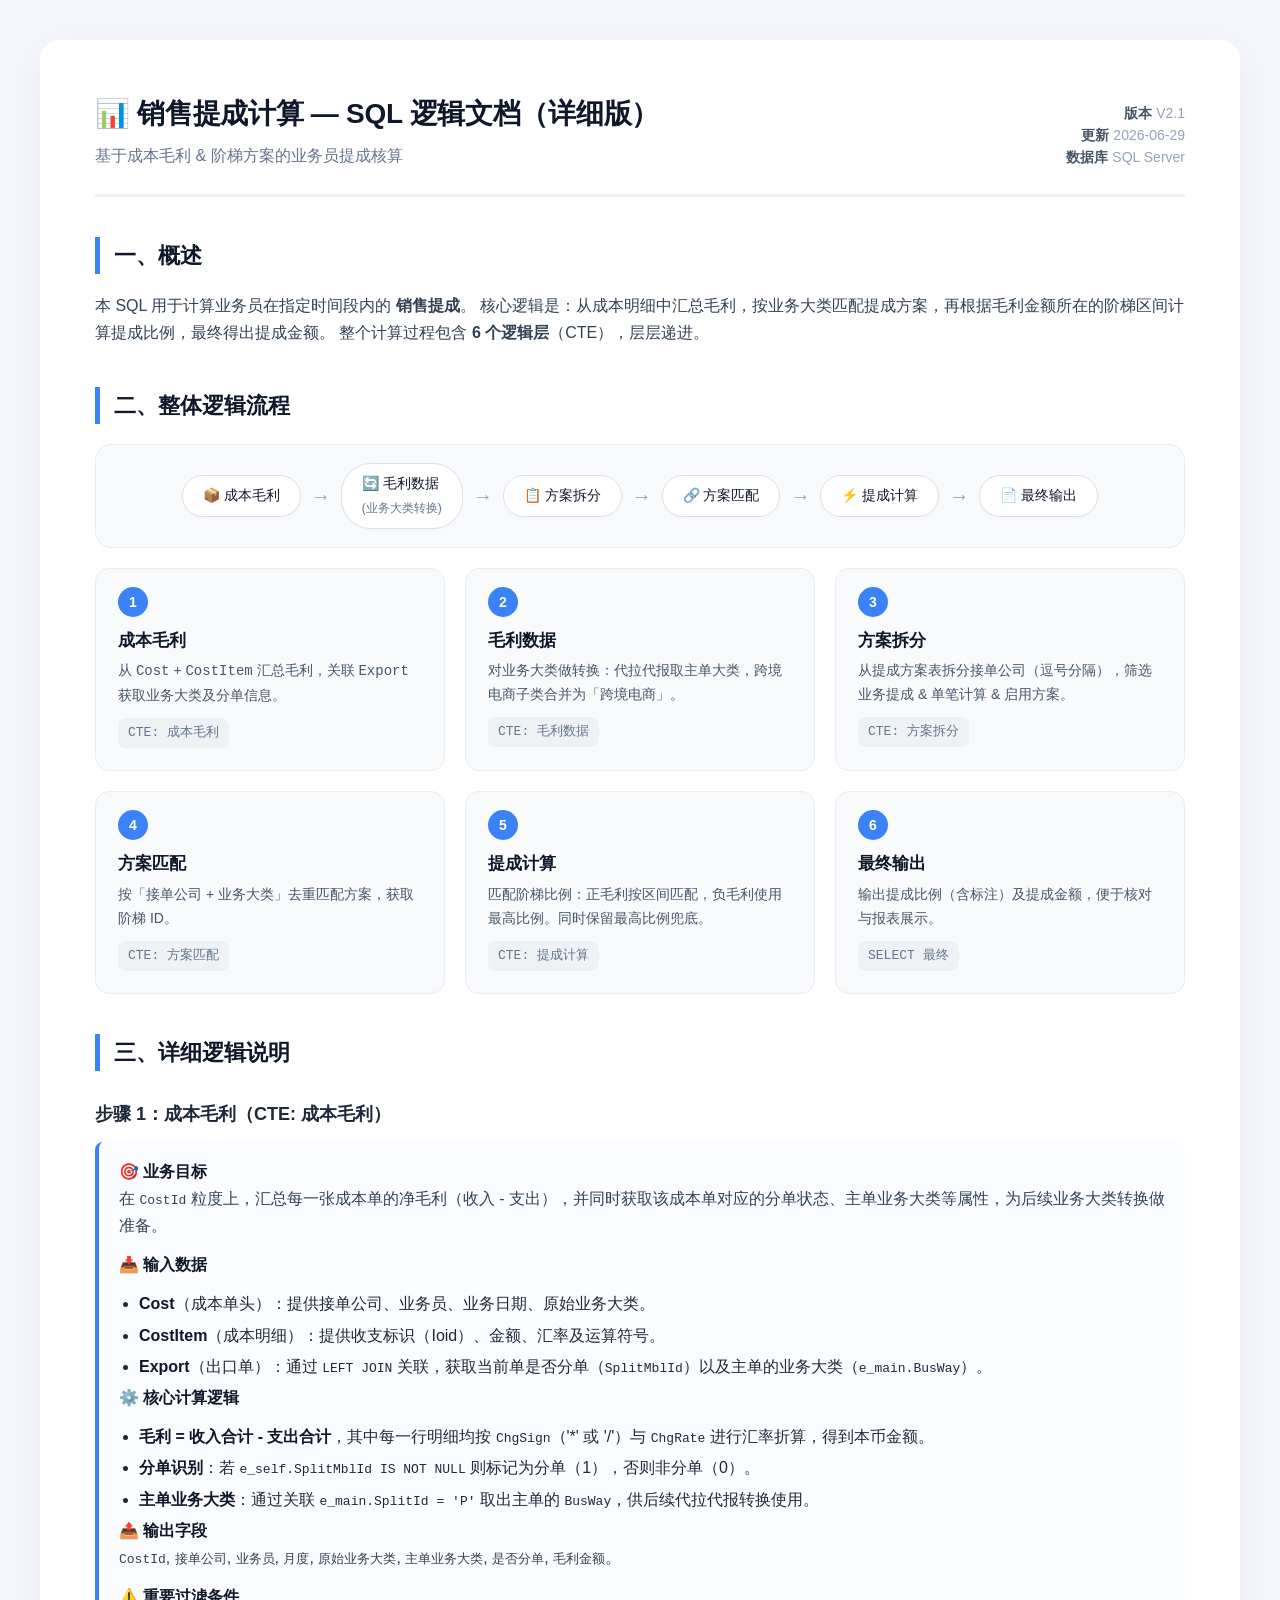
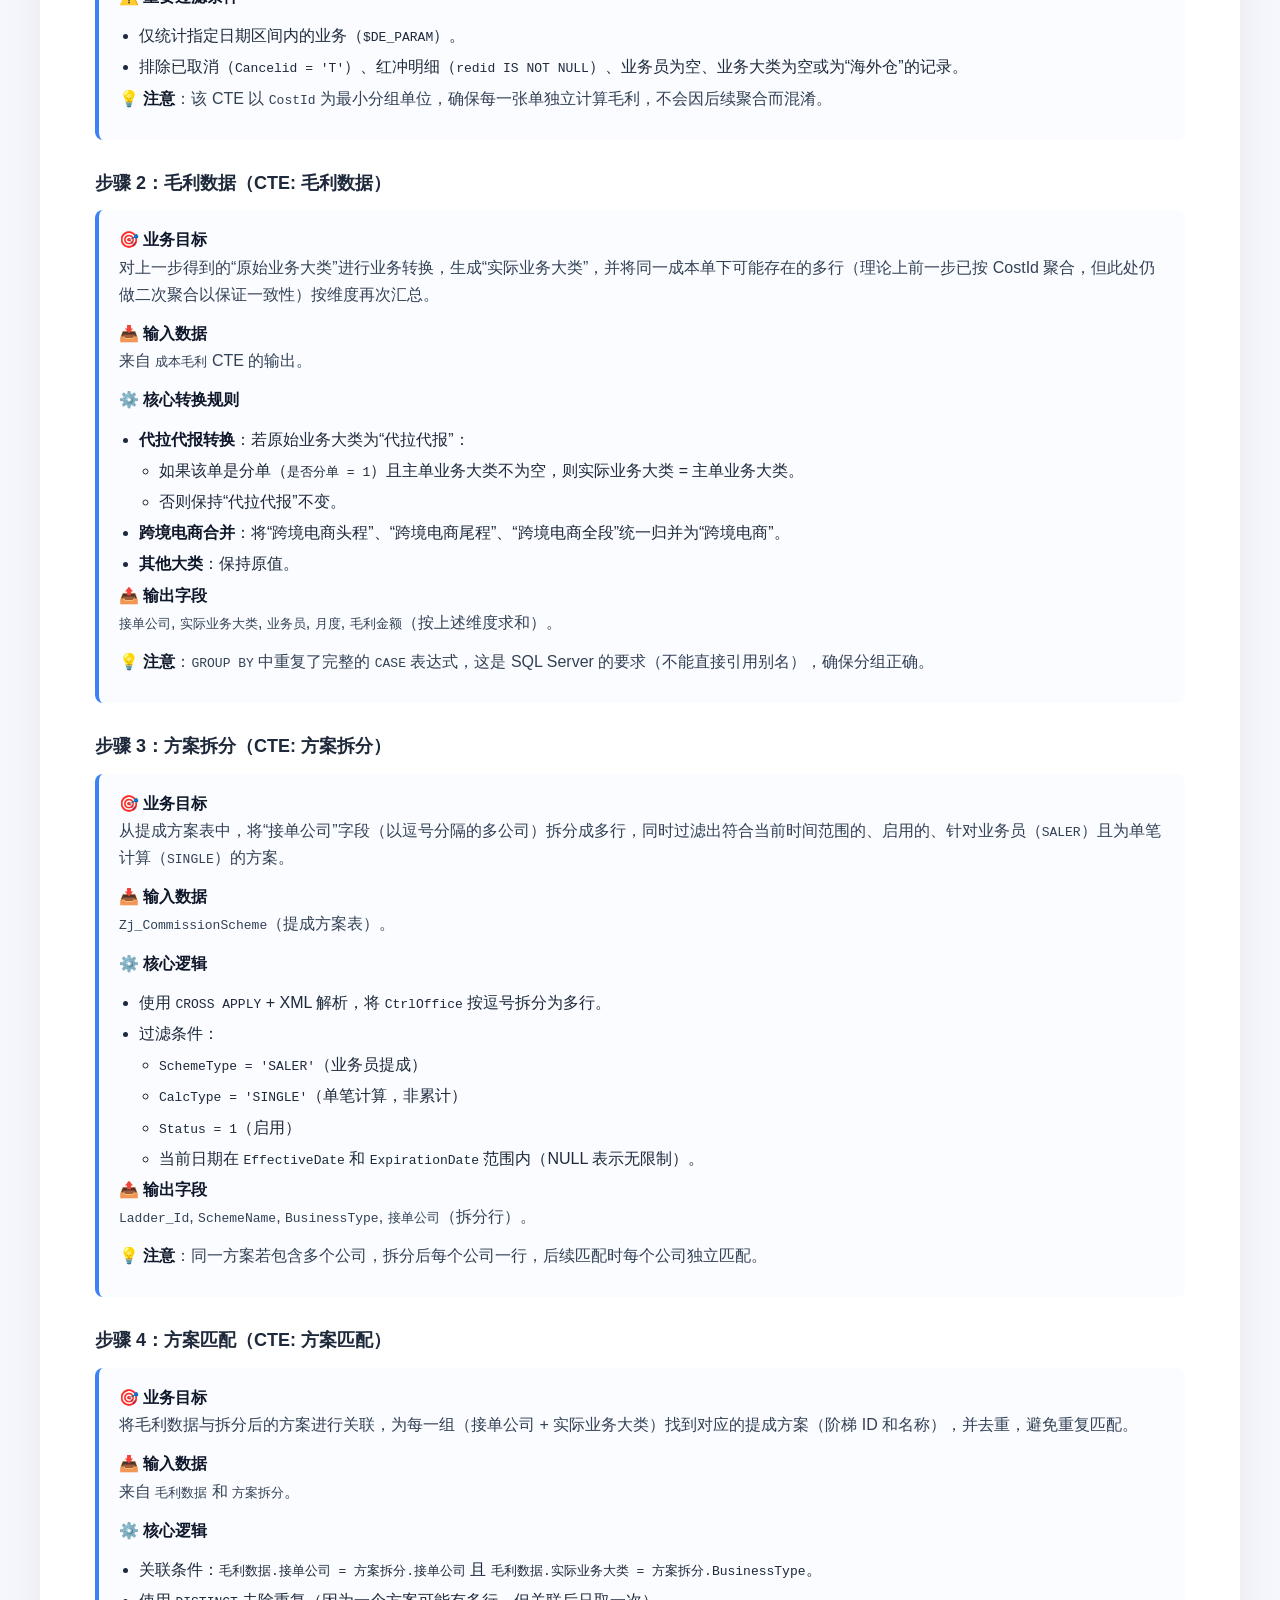
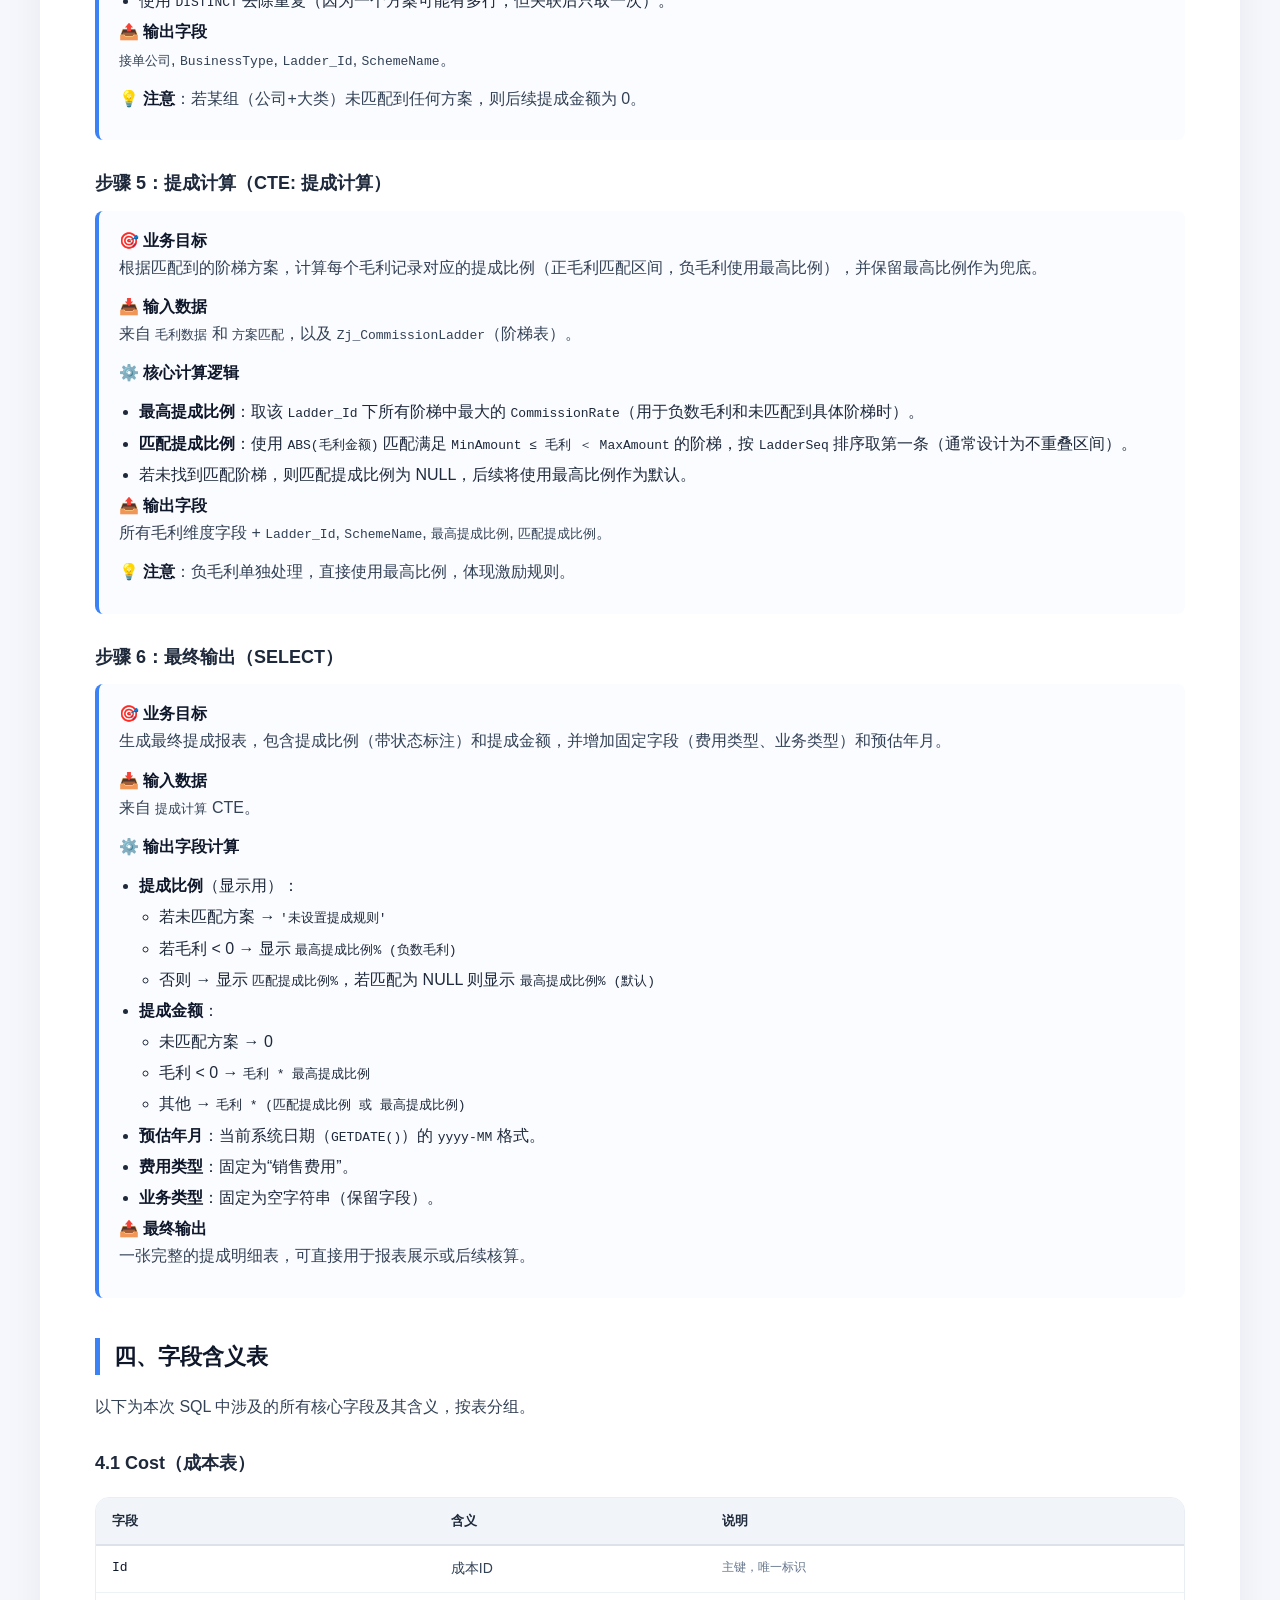
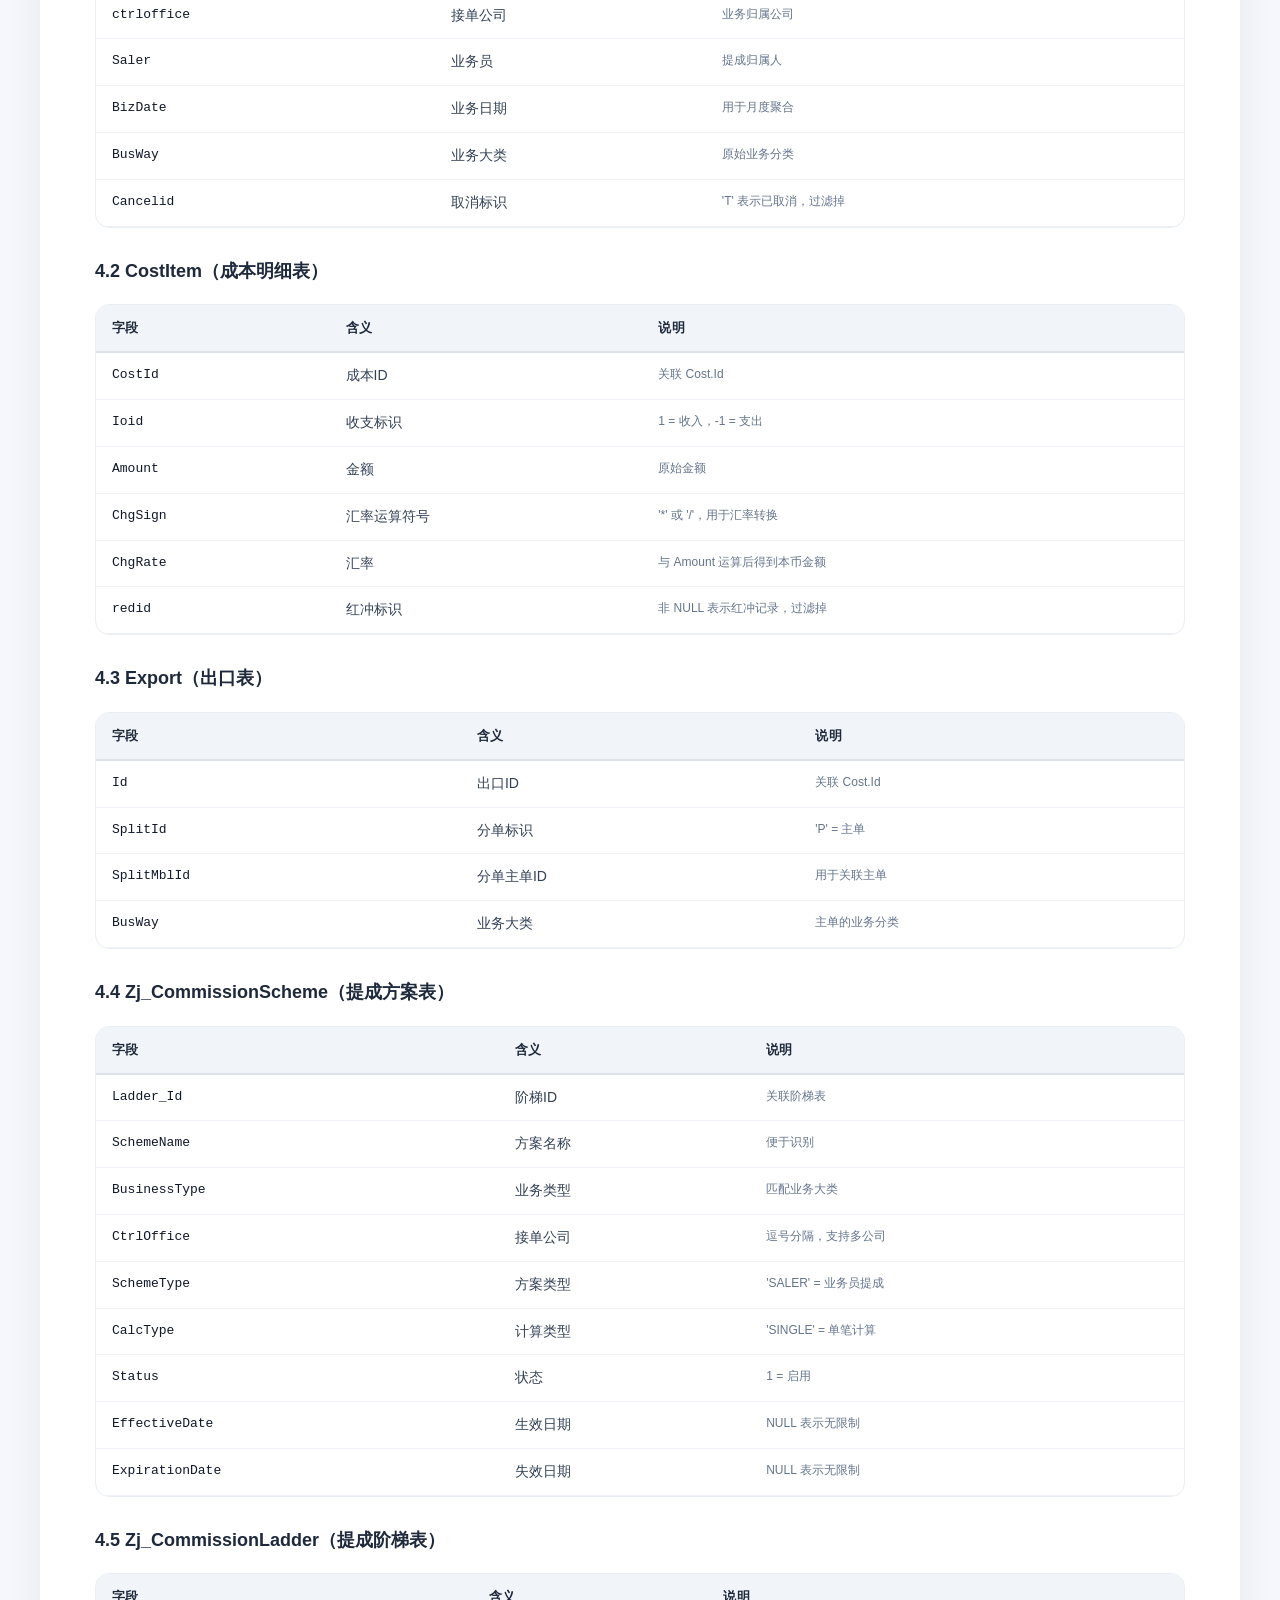
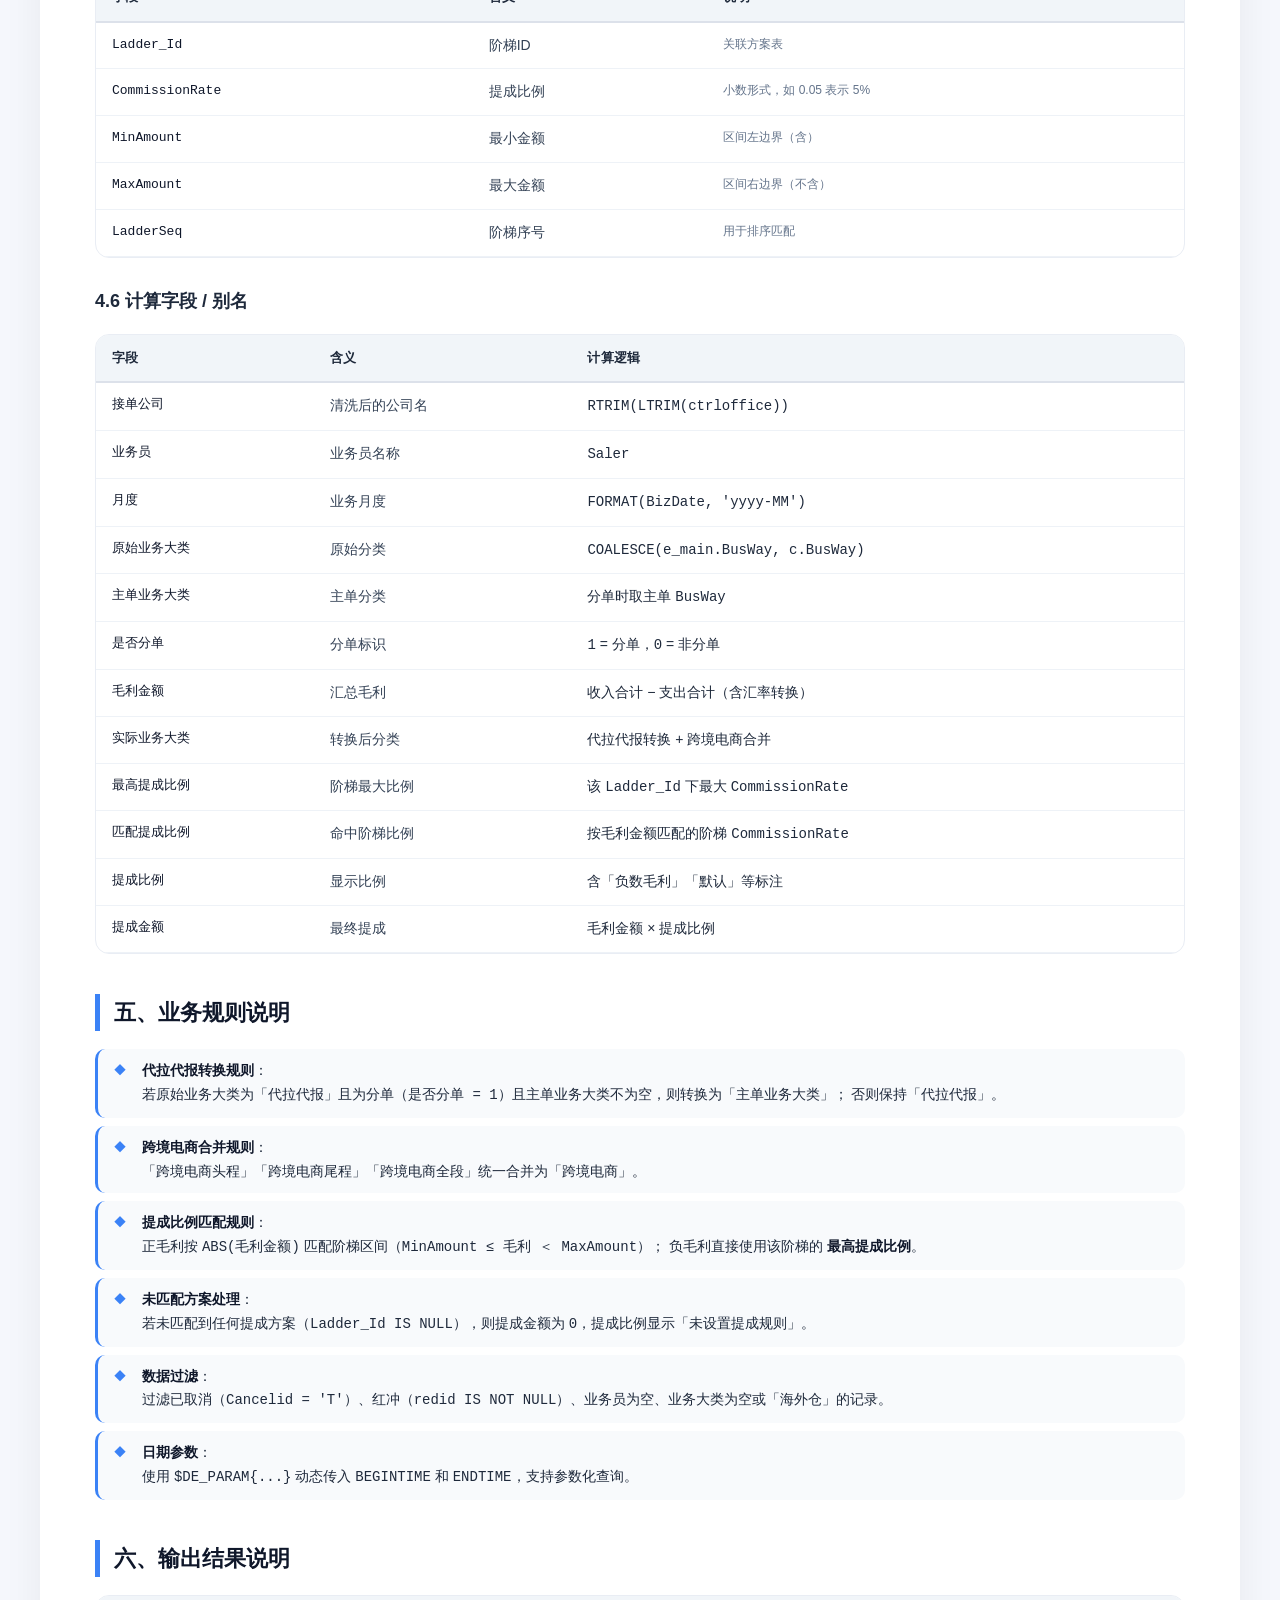
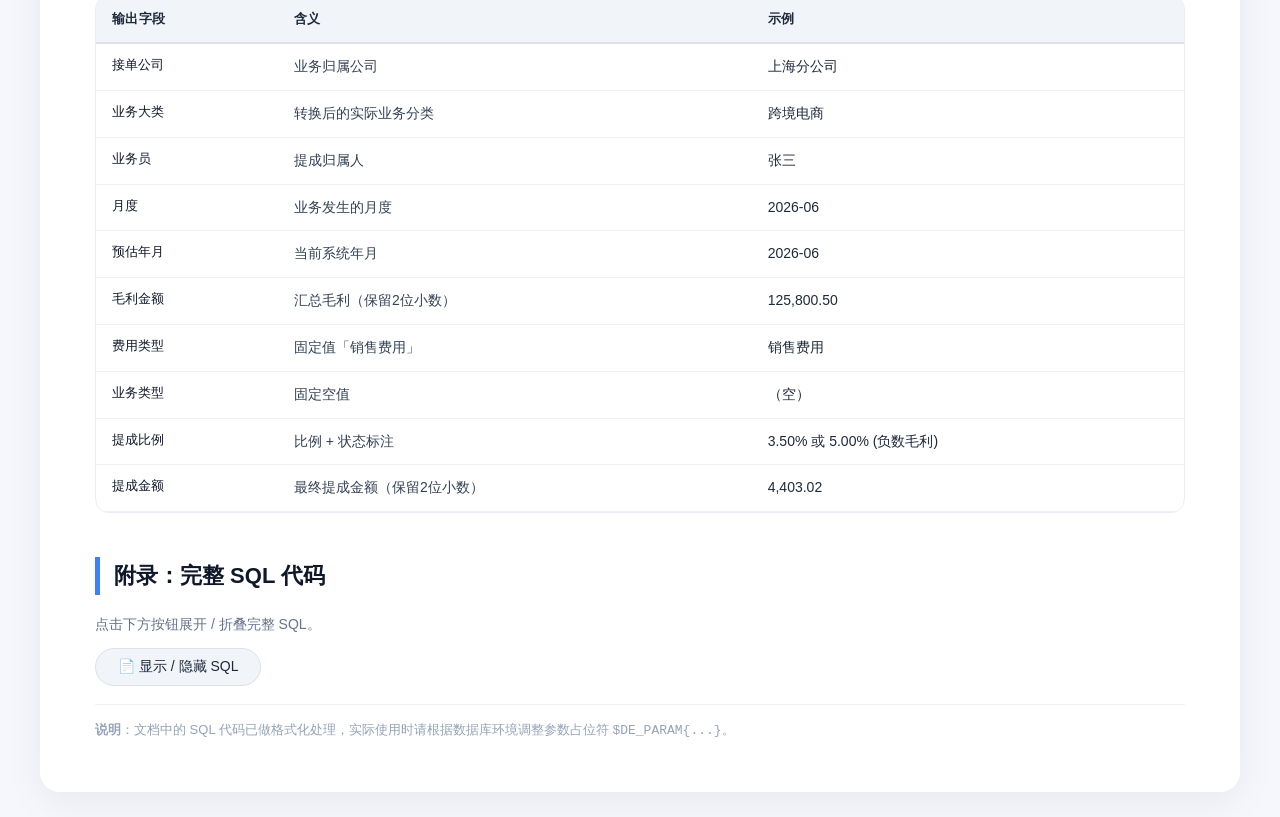
<file: 文档/销售预估提成/销售提成计算 SQL 逻辑文档（详细版）.html>
<!DOCTYPE html>
<html lang="zh-CN">
<head>
    <meta charset="UTF-8" />
    <meta name="viewport" content="width=device-width, initial-scale=1.0" />
    <title>销售提成计算 SQL 逻辑文档（详细版）</title>
    <style>
        * {
            margin: 0;
            padding: 0;
            box-sizing: border-box;
        }

        body {
            font-family: -apple-system, BlinkMacSystemFont, "Segoe UI", Roboto, "Helvetica Neue", Arial, sans-serif;
            background: #f5f7fc;
            color: #1e293b;
            padding: 40px 20px;
            line-height: 1.7;
        }

        .container {
            max-width: 1200px;
            margin: 0 auto;
            background: #ffffff;
            border-radius: 20px;
            box-shadow: 0 10px 40px rgba(0, 0, 0, 0.06);
            padding: 50px 55px;
        }

        .doc-header {
            border-bottom: 3px solid #eef2f7;
            padding-bottom: 25px;
            margin-bottom: 35px;
            display: flex;
            justify-content: space-between;
            align-items: flex-end;
            flex-wrap: wrap;
        }

        .doc-header h1 {
            font-size: 28px;
            font-weight: 700;
            color: #0f172a;
            letter-spacing: -0.3px;
        }

        .doc-header .subtitle {
            font-size: 16px;
            color: #64748b;
            margin-top: 4px;
            font-weight: 400;
        }

        .doc-header .meta {
            text-align: right;
            color: #94a3b8;
            font-size: 14px;
            line-height: 1.6;
        }

        .doc-header .meta strong {
            color: #475569;
        }

        h2 {
            font-size: 22px;
            font-weight: 600;
            color: #0f172a;
            margin-top: 40px;
            margin-bottom: 18px;
            padding-left: 14px;
            border-left: 5px solid #3b82f6;
        }

        h3 {
            font-size: 18px;
            font-weight: 600;
            color: #1e293b;
            margin-top: 28px;
            margin-bottom: 12px;
        }

        h4 {
            font-size: 15px;
            font-weight: 600;
            color: #334155;
            margin-top: 18px;
            margin-bottom: 6px;
        }

        p {
            margin-bottom: 12px;
            color: #334155;
        }

        .badge {
            display: inline-block;
            background: #dbeafe;
            color: #1d4ed8;
            font-size: 13px;
            font-weight: 600;
            padding: 0 10px;
            border-radius: 30px;
            line-height: 26px;
            margin-right: 6px;
        }

        .badge.green {
            background: #dcfce7;
            color: #15803d;
        }

        .badge.orange {
            background: #fef3c7;
            color: #b45309;
        }

        .badge.purple {
            background: #ede9fe;
            color: #7c3aed;
        }

        .step-grid {
            display: grid;
            grid-template-columns: repeat(auto-fit, minmax(280px, 1fr));
            gap: 20px;
            margin: 20px 0 10px;
        }

        .step-card {
            background: #f8fafc;
            border-radius: 14px;
            padding: 18px 22px 22px;
            border: 1px solid #e9edf4;
            transition: 0.2s;
        }

        .step-card:hover {
            border-color: #b9c7e0;
            background: #f1f5f9;
        }

        .step-card .step-num {
            display: inline-block;
            background: #3b82f6;
            color: #fff;
            font-weight: 700;
            font-size: 14px;
            width: 30px;
            height: 30px;
            text-align: center;
            line-height: 30px;
            border-radius: 30px;
            margin-bottom: 10px;
        }

        .step-card .step-title {
            font-weight: 600;
            font-size: 17px;
            color: #0f172a;
            margin-bottom: 4px;
        }

        .step-card .step-desc {
            font-size: 14px;
            color: #475569;
            margin-bottom: 6px;
        }

        .step-card .step-sql {
            font-size: 13px;
            color: #64748b;
            background: #eef2f7;
            padding: 4px 10px;
            border-radius: 8px;
            display: inline-block;
            font-family: "SF Mono", Menlo, Consolas, monospace;
            margin-top: 4px;
        }

        .table-wrap {
            overflow-x: auto;
            margin: 18px 0 10px;
            border-radius: 14px;
            border: 1px solid #e9edf4;
        }

        table {
            width: 100%;
            border-collapse: collapse;
            font-size: 14px;
        }

        table thead {
            background: #f1f5f9;
        }

        table th {
            text-align: left;
            padding: 12px 16px;
            font-weight: 600;
            color: #1e293b;
            font-size: 13px;
            letter-spacing: 0.3px;
            border-bottom: 2px solid #dce1ea;
        }

        table td {
            padding: 11px 16px;
            border-bottom: 1px solid #eef2f7;
            vertical-align: top;
            color: #1e293b;
        }

        table tbody tr:hover {
            background: #fafcff;
        }

        table .col-table {
            font-family: "SF Mono", Menlo, Consolas, monospace;
            font-size: 13px;
            color: #0f172a;
            font-weight: 500;
            white-space: nowrap;
        }

        table .col-desc {
            color: #334155;
        }

        table .col-source {
            font-size: 12px;
            color: #64748b;
            white-space: nowrap;
        }

        .rule-list {
            list-style: none;
            padding: 0;
            margin: 10px 0 6px;
        }

        .rule-list li {
            padding: 10px 16px 10px 44px;
            background: #f8fafc;
            border-radius: 10px;
            margin-bottom: 8px;
            position: relative;
            border-left: 3px solid #3b82f6;
            color: #1e293b;
            font-size: 14px;
        }

        .rule-list li::before {
            content: "◆";
            color: #3b82f6;
            position: absolute;
            left: 16px;
            font-size: 12px;
            top: 11px;
        }

        .rule-list li strong {
            color: #0f172a;
        }

        .code-block {
            background: #0f172a;
            color: #e2e8f0;
            border-radius: 14px;
            padding: 20px 24px;
            overflow-x: auto;
            font-family: "SF Mono", Menlo, Consolas, monospace;
            font-size: 13px;
            line-height: 1.8;
            margin: 16px 0 10px;
            white-space: pre-wrap;
            word-break: break-word;
        }

        .code-block .comment {
            color: #94a3b8;
        }

        .code-block .keyword {
            color: #f472b6;
        }

        .code-block .func {
            color: #60a5fa;
        }

        .code-block .string {
            color: #34d399;
        }

        .code-block .table-name {
            color: #fbbf24;
        }

        .flow {
            display: flex;
            flex-wrap: wrap;
            align-items: center;
            justify-content: center;
            gap: 6px 10px;
            margin: 20px 0 14px;
            padding: 18px 20px;
            background: #f8fafc;
            border-radius: 16px;
            border: 1px solid #e9edf4;
        }

        .flow-item {
            background: #ffffff;
            border-radius: 30px;
            padding: 8px 20px;
            font-size: 14px;
            font-weight: 500;
            color: #0f172a;
            border: 1px solid #dce1ea;
            box-shadow: 0 2px 4px rgba(0, 0, 0, 0.02);
            white-space: nowrap;
        }

        .flow-item.highlight {
            background: #3b82f6;
            color: #fff;
            border-color: #3b82f6;
        }

        .flow-arrow {
            color: #94a3b8;
            font-size: 20px;
            font-weight: 300;
        }

        @media (max-width: 768px) {
            .container {
                padding: 25px 18px;
            }

            .doc-header {
                flex-direction: column;
                align-items: flex-start;
            }

            .doc-header .meta {
                text-align: left;
                margin-top: 10px;
            }

            .flow {
                flex-direction: column;
                gap: 8px;
            }

            .flow-arrow {
                transform: rotate(90deg);
            }

            .step-grid {
                grid-template-columns: 1fr;
            }

            table td,
            table th {
                padding: 8px 10px;
                font-size: 13px;
            }

            .code-block {
                font-size: 12px;
                padding: 14px 16px;
            }
        }

        .appendix-toggle {
            display: inline-block;
            background: #f1f5f9;
            border: 1px solid #dce1ea;
            border-radius: 30px;
            padding: 6px 22px;
            font-size: 14px;
            font-weight: 500;
            color: #1e293b;
            cursor: pointer;
            transition: 0.2s;
            margin: 6px 0 12px;
            user-select: none;
        }

        .appendix-toggle:hover {
            background: #e2e8f0;
        }

        .appendix-content {
            display: none;
            margin-top: 12px;
        }

        .appendix-content.open {
            display: block;
        }

        .footnote {
            font-size: 13px;
            color: #94a3b8;
            margin-top: 6px;
            border-top: 1px solid #eef2f7;
            padding-top: 14px;
        }

        .detail-box {
            background: #fafcff;
            border-left: 4px solid #3b82f6;
            padding: 16px 20px;
            margin: 12px 0 16px;
            border-radius: 8px;
        }

        .detail-box strong {
            color: #0f172a;
        }

        .detail-box ul {
            margin-left: 20px;
            margin-top: 4px;
        }

        .detail-box ul li {
            margin-bottom: 4px;
        }
    </style>
</head>
<body>
    <div class="container">

        <!-- ========== 文档头部 ========== -->
        <div class="doc-header">
            <div>
                <h1>📊 销售提成计算 &mdash; SQL 逻辑文档（详细版）</h1>
                <div class="subtitle">基于成本毛利 &amp; 阶梯方案的业务员提成核算</div>
            </div>
            <div class="meta">
                <strong>版本</strong> V2.1<br />
                <strong>更新</strong> 2026-06-29<br />
                <strong>数据库</strong> SQL Server
            </div>
        </div>

        <!-- ========== 一、概述 ========== -->
        <h2>一、概述</h2>
        <p>
            本 SQL 用于计算业务员在指定时间段内的 <strong>销售提成</strong>。
            核心逻辑是：从成本明细中汇总毛利，按业务大类匹配提成方案，再根据毛利金额所在的阶梯区间计算提成比例，最终得出提成金额。
            整个计算过程包含 <strong>6 个逻辑层</strong>（CTE），层层递进。
        </p>

        <!-- ========== 二、整体逻辑流程 ========== -->
        <h2>二、整体逻辑流程</h2>
        <div class="flow">
            <span class="flow-item">📦 成本毛利</span>
            <span class="flow-arrow">→</span>
            <span class="flow-item">🔄 毛利数据<br /><span style="font-size:12px;color:#64748b;">(业务大类转换)</span></span>
            <span class="flow-arrow">→</span>
            <span class="flow-item">📋 方案拆分</span>
            <span class="flow-arrow">→</span>
            <span class="flow-item">🔗 方案匹配</span>
            <span class="flow-arrow">→</span>
            <span class="flow-item">⚡ 提成计算</span>
            <span class="flow-arrow">→</span>
            <span class="flow-item">📄 最终输出</span>
        </div>

        <div class="step-grid">
            <div class="step-card">
                <div class="step-num">1</div>
                <div class="step-title">成本毛利</div>
                <div class="step-desc">从 <code>Cost</code> + <code>CostItem</code> 汇总毛利，关联 <code>Export</code> 获取业务大类及分单信息。</div>
                <span class="step-sql">CTE: 成本毛利</span>
            </div>
            <div class="step-card">
                <div class="step-num">2</div>
                <div class="step-title">毛利数据</div>
                <div class="step-desc">对业务大类做转换：代拉代报取主单大类，跨境电商子类合并为「跨境电商」。</div>
                <span class="step-sql">CTE: 毛利数据</span>
            </div>
            <div class="step-card">
                <div class="step-num">3</div>
                <div class="step-title">方案拆分</div>
                <div class="step-desc">从提成方案表拆分接单公司（逗号分隔），筛选业务提成 &amp; 单笔计算 &amp; 启用方案。</div>
                <span class="step-sql">CTE: 方案拆分</span>
            </div>
            <div class="step-card">
                <div class="step-num">4</div>
                <div class="step-title">方案匹配</div>
                <div class="step-desc">按「接单公司 + 业务大类」去重匹配方案，获取阶梯 ID。</div>
                <span class="step-sql">CTE: 方案匹配</span>
            </div>
            <div class="step-card">
                <div class="step-num">5</div>
                <div class="step-title">提成计算</div>
                <div class="step-desc">匹配阶梯比例：正毛利按区间匹配，负毛利使用最高比例。同时保留最高比例兜底。</div>
                <span class="step-sql">CTE: 提成计算</span>
            </div>
            <div class="step-card">
                <div class="step-num">6</div>
                <div class="step-title">最终输出</div>
                <div class="step-desc">输出提成比例（含标注）及提成金额，便于核对与报表展示。</div>
                <span class="step-sql">SELECT 最终</span>
            </div>
        </div>

        <!-- ========== 三、详细逻辑说明（大幅扩充） ========== -->
        <h2>三、详细逻辑说明</h2>

        <!-- ===== 步骤1：成本毛利 ===== -->
        <h3>步骤 1：成本毛利（CTE: 成本毛利）</h3>
        <div class="detail-box">
            <p><strong>🎯 业务目标</strong><br />
            在 <code>CostId</code> 粒度上，汇总每一张成本单的净毛利（收入 - 支出），并同时获取该成本单对应的分单状态、主单业务大类等属性，为后续业务大类转换做准备。
            </p>
            <p><strong>📥 输入数据</strong></p>
            <ul>
                <li><strong>Cost</strong>（成本单头）：提供接单公司、业务员、业务日期、原始业务大类。</li>
                <li><strong>CostItem</strong>（成本明细）：提供收支标识（Ioid）、金额、汇率及运算符号。</li>
                <li><strong>Export</strong>（出口单）：通过 <code>LEFT JOIN</code> 关联，获取当前单是否分单（<code>SplitMblId</code>）以及主单的业务大类（<code>e_main.BusWay</code>）。</li>
            </ul>
            <p><strong>⚙️ 核心计算逻辑</strong></p>
            <ul>
                <li><strong>毛利 = 收入合计 - 支出合计</strong>，其中每一行明细均按 <code>ChgSign</code>（'*' 或 '/'）与 <code>ChgRate</code> 进行汇率折算，得到本币金额。</li>
                <li><strong>分单识别</strong>：若 <code>e_self.SplitMblId IS NOT NULL</code> 则标记为分单（1），否则非分单（0）。</li>
                <li><strong>主单业务大类</strong>：通过关联 <code>e_main.SplitId = 'P'</code> 取出主单的 <code>BusWay</code>，供后续代拉代报转换使用。</li>
            </ul>
            <p><strong>📤 输出字段</strong><br />
            <code>CostId</code>, <code>接单公司</code>, <code>业务员</code>, <code>月度</code>, <code>原始业务大类</code>, <code>主单业务大类</code>, <code>是否分单</code>, <code>毛利金额</code>。
            </p>
            <p><strong>⚠️ 重要过滤条件</strong></p>
            <ul>
                <li>仅统计指定日期区间内的业务（<code>$DE_PARAM</code>）。</li>
                <li>排除已取消（<code>Cancelid = 'T'</code>）、红冲明细（<code>redid IS NOT NULL</code>）、业务员为空、业务大类为空或为“海外仓”的记录。</li>
            </ul>
            <p><strong>💡 注意</strong>：该 CTE 以 <code>CostId</code> 为最小分组单位，确保每一张单独立计算毛利，不会因后续聚合而混淆。</p>
        </div>

        <!-- ===== 步骤2：毛利数据 ===== -->
        <h3>步骤 2：毛利数据（CTE: 毛利数据）</h3>
        <div class="detail-box">
            <p><strong>🎯 业务目标</strong><br />
            对上一步得到的“原始业务大类”进行业务转换，生成“实际业务大类”，并将同一成本单下可能存在的多行（理论上前一步已按 CostId 聚合，但此处仍做二次聚合以保证一致性）按维度再次汇总。
            </p>
            <p><strong>📥 输入数据</strong><br />
            来自 <code>成本毛利</code> CTE 的输出。
            </p>
            <p><strong>⚙️ 核心转换规则</strong></p>
            <ul>
                <li><strong>代拉代报转换</strong>：若原始业务大类为“代拉代报”：
                    <ul>
                        <li>如果该单是分单（<code>是否分单 = 1</code>）且主单业务大类不为空，则实际业务大类 = 主单业务大类。</li>
                        <li>否则保持“代拉代报”不变。</li>
                    </ul>
                </li>
                <li><strong>跨境电商合并</strong>：将“跨境电商头程”、“跨境电商尾程”、“跨境电商全段”统一归并为“跨境电商”。</li>
                <li><strong>其他大类</strong>：保持原值。</li>
            </ul>
            <p><strong>📤 输出字段</strong><br />
            <code>接单公司</code>, <code>实际业务大类</code>, <code>业务员</code>, <code>月度</code>, <code>毛利金额</code>（按上述维度求和）。
            </p>
            <p><strong>💡 注意</strong>：<code>GROUP BY</code> 中重复了完整的 <code>CASE</code> 表达式，这是 SQL Server 的要求（不能直接引用别名），确保分组正确。</p>
        </div>

        <!-- ===== 步骤3：方案拆分 ===== -->
        <h3>步骤 3：方案拆分（CTE: 方案拆分）</h3>
        <div class="detail-box">
            <p><strong>🎯 业务目标</strong><br />
            从提成方案表中，将“接单公司”字段（以逗号分隔的多公司）拆分成多行，同时过滤出符合当前时间范围的、启用的、针对业务员（<code>SALER</code>）且为单笔计算（<code>SINGLE</code>）的方案。
            </p>
            <p><strong>📥 输入数据</strong><br />
            <code>Zj_CommissionScheme</code>（提成方案表）。
            </p>
            <p><strong>⚙️ 核心逻辑</strong></p>
            <ul>
                <li>使用 <code>CROSS APPLY</code> + XML 解析，将 <code>CtrlOffice</code> 按逗号拆分为多行。</li>
                <li>过滤条件：
                    <ul>
                        <li><code>SchemeType = 'SALER'</code>（业务员提成）</li>
                        <li><code>CalcType = 'SINGLE'</code>（单笔计算，非累计）</li>
                        <li><code>Status = 1</code>（启用）</li>
                        <li>当前日期在 <code>EffectiveDate</code> 和 <code>ExpirationDate</code> 范围内（NULL 表示无限制）。</li>
                    </ul>
                </li>
            </ul>
            <p><strong>📤 输出字段</strong><br />
            <code>Ladder_Id</code>, <code>SchemeName</code>, <code>BusinessType</code>, <code>接单公司</code>（拆分行）。
            </p>
            <p><strong>💡 注意</strong>：同一方案若包含多个公司，拆分后每个公司一行，后续匹配时每个公司独立匹配。</p>
        </div>

        <!-- ===== 步骤4：方案匹配 ===== -->
        <h3>步骤 4：方案匹配（CTE: 方案匹配）</h3>
        <div class="detail-box">
            <p><strong>🎯 业务目标</strong><br />
            将毛利数据与拆分后的方案进行关联，为每一组（接单公司 + 实际业务大类）找到对应的提成方案（阶梯 ID 和名称），并去重，避免重复匹配。
            </p>
            <p><strong>📥 输入数据</strong><br />
            来自 <code>毛利数据</code> 和 <code>方案拆分</code>。
            </p>
            <p><strong>⚙️ 核心逻辑</strong></p>
            <ul>
                <li>关联条件：<code>毛利数据.接单公司 = 方案拆分.接单公司</code> 且 <code>毛利数据.实际业务大类 = 方案拆分.BusinessType</code>。</li>
                <li>使用 <code>DISTINCT</code> 去除重复（因为一个方案可能有多行，但关联后只取一次）。</li>
            </ul>
            <p><strong>📤 输出字段</strong><br />
            <code>接单公司</code>, <code>BusinessType</code>, <code>Ladder_Id</code>, <code>SchemeName</code>。
            </p>
            <p><strong>💡 注意</strong>：若某组（公司+大类）未匹配到任何方案，则后续提成金额为 0。</p>
        </div>

        <!-- ===== 步骤5：提成计算 ===== -->
        <h3>步骤 5：提成计算（CTE: 提成计算）</h3>
        <div class="detail-box">
            <p><strong>🎯 业务目标</strong><br />
            根据匹配到的阶梯方案，计算每个毛利记录对应的提成比例（正毛利匹配区间，负毛利使用最高比例），并保留最高比例作为兜底。
            </p>
            <p><strong>📥 输入数据</strong><br />
            来自 <code>毛利数据</code> 和 <code>方案匹配</code>，以及 <code>Zj_CommissionLadder</code>（阶梯表）。
            </p>
            <p><strong>⚙️ 核心计算逻辑</strong></p>
            <ul>
                <li><strong>最高提成比例</strong>：取该 <code>Ladder_Id</code> 下所有阶梯中最大的 <code>CommissionRate</code>（用于负数毛利和未匹配到具体阶梯时）。</li>
                <li><strong>匹配提成比例</strong>：使用 <code>ABS(毛利金额)</code> 匹配满足 <code>MinAmount ≤ 毛利 ＜ MaxAmount</code> 的阶梯，按 <code>LadderSeq</code> 排序取第一条（通常设计为不重叠区间）。</li>
                <li>若未找到匹配阶梯，则匹配提成比例为 NULL，后续将使用最高比例作为默认。</li>
            </ul>
            <p><strong>📤 输出字段</strong><br />
            所有毛利维度字段 + <code>Ladder_Id</code>, <code>SchemeName</code>, <code>最高提成比例</code>, <code>匹配提成比例</code>。
            </p>
            <p><strong>💡 注意</strong>：负毛利单独处理，直接使用最高比例，体现激励规则。</p>
        </div>

        <!-- ===== 步骤6：最终输出 ===== -->
        <h3>步骤 6：最终输出（SELECT）</h3>
        <div class="detail-box">
            <p><strong>🎯 业务目标</strong><br />
            生成最终提成报表，包含提成比例（带状态标注）和提成金额，并增加固定字段（费用类型、业务类型）和预估年月。
            </p>
            <p><strong>📥 输入数据</strong><br />
            来自 <code>提成计算</code> CTE。
            </p>
            <p><strong>⚙️ 输出字段计算</strong></p>
            <ul>
                <li><strong>提成比例</strong>（显示用）：
                    <ul>
                        <li>若未匹配方案 → <code>'未设置提成规则'</code></li>
                        <li>若毛利 < 0 → 显示 <code>最高提成比例% (负数毛利)</code></li>
                        <li>否则 → 显示 <code>匹配提成比例%</code>，若匹配为 NULL 则显示 <code>最高提成比例% (默认)</code></li>
                    </ul>
                </li>
                <li><strong>提成金额</strong>：
                    <ul>
                        <li>未匹配方案 → 0</li>
                        <li>毛利 < 0 → <code>毛利 * 最高提成比例</code></li>
                        <li>其他 → <code>毛利 * (匹配提成比例 或 最高提成比例)</code></li>
                    </ul>
                </li>
                <li><strong>预估年月</strong>：当前系统日期（<code>GETDATE()</code>）的 <code>yyyy-MM</code> 格式。</li>
                <li><strong>费用类型</strong>：固定为“销售费用”。</li>
                <li><strong>业务类型</strong>：固定为空字符串（保留字段）。</li>
            </ul>
            <p><strong>📤 最终输出</strong><br />
            一张完整的提成明细表，可直接用于报表展示或后续核算。
            </p>
        </div>

        <!-- ========== 四、字段含义表 ========== -->
        <h2>四、字段含义表</h2>
        <p style="margin-bottom:4px;">以下为本次 SQL 中涉及的所有核心字段及其含义，按表分组。</p>

        <h3>4.1 Cost（成本表）</h3>
        <div class="table-wrap">
            <table>
                <thead><tr><th>字段</th><th>含义</th><th>说明</th></tr></thead>
                <tbody>
                    <tr><td class="col-table">Id</td><td class="col-desc">成本ID</td><td class="col-source">主键，唯一标识</td></tr>
                    <tr><td class="col-table">ctrloffice</td><td class="col-desc">接单公司</td><td class="col-source">业务归属公司</td></tr>
                    <tr><td class="col-table">Saler</td><td class="col-desc">业务员</td><td class="col-source">提成归属人</td></tr>
                    <tr><td class="col-table">BizDate</td><td class="col-desc">业务日期</td><td class="col-source">用于月度聚合</td></tr>
                    <tr><td class="col-table">BusWay</td><td class="col-desc">业务大类</td><td class="col-source">原始业务分类</td></tr>
                    <tr><td class="col-table">Cancelid</td><td class="col-desc">取消标识</td><td class="col-source">'T' 表示已取消，过滤掉</td></tr>
                </tbody>
            </table>
        </div>

        <h3>4.2 CostItem（成本明细表）</h3>
        <div class="table-wrap">
            <table>
                <thead><tr><th>字段</th><th>含义</th><th>说明</th></tr></thead>
                <tbody>
                    <tr><td class="col-table">CostId</td><td class="col-desc">成本ID</td><td class="col-source">关联 Cost.Id</td></tr>
                    <tr><td class="col-table">Ioid</td><td class="col-desc">收支标识</td><td class="col-source">1 = 收入，-1 = 支出</td></tr>
                    <tr><td class="col-table">Amount</td><td class="col-desc">金额</td><td class="col-source">原始金额</td></tr>
                    <tr><td class="col-table">ChgSign</td><td class="col-desc">汇率运算符号</td><td class="col-source">'*' 或 '/'，用于汇率转换</td></tr>
                    <tr><td class="col-table">ChgRate</td><td class="col-desc">汇率</td><td class="col-source">与 Amount 运算后得到本币金额</td></tr>
                    <tr><td class="col-table">redid</td><td class="col-desc">红冲标识</td><td class="col-source">非 NULL 表示红冲记录，过滤掉</td></tr>
                </tbody>
            </table>
        </div>

        <h3>4.3 Export（出口表）</h3>
        <div class="table-wrap">
            <table>
                <thead><tr><th>字段</th><th>含义</th><th>说明</th></tr></thead>
                <tbody>
                    <tr><td class="col-table">Id</td><td class="col-desc">出口ID</td><td class="col-source">关联 Cost.Id</td></tr>
                    <tr><td class="col-table">SplitId</td><td class="col-desc">分单标识</td><td class="col-source">'P' = 主单</td></tr>
                    <tr><td class="col-table">SplitMblId</td><td class="col-desc">分单主单ID</td><td class="col-source">用于关联主单</td></tr>
                    <tr><td class="col-table">BusWay</td><td class="col-desc">业务大类</td><td class="col-source">主单的业务分类</td></tr>
                </tbody>
            </table>
        </div>

        <h3>4.4 Zj_CommissionScheme（提成方案表）</h3>
        <div class="table-wrap">
            <table>
                <thead><tr><th>字段</th><th>含义</th><th>说明</th></tr></thead>
                <tbody>
                    <tr><td class="col-table">Ladder_Id</td><td class="col-desc">阶梯ID</td><td class="col-source">关联阶梯表</td></tr>
                    <tr><td class="col-table">SchemeName</td><td class="col-desc">方案名称</td><td class="col-source">便于识别</td></tr>
                    <tr><td class="col-table">BusinessType</td><td class="col-desc">业务类型</td><td class="col-source">匹配业务大类</td></tr>
                    <tr><td class="col-table">CtrlOffice</td><td class="col-desc">接单公司</td><td class="col-source">逗号分隔，支持多公司</td></tr>
                    <tr><td class="col-table">SchemeType</td><td class="col-desc">方案类型</td><td class="col-source">'SALER' = 业务员提成</td></tr>
                    <tr><td class="col-table">CalcType</td><td class="col-desc">计算类型</td><td class="col-source">'SINGLE' = 单笔计算</td></tr>
                    <tr><td class="col-table">Status</td><td class="col-desc">状态</td><td class="col-source">1 = 启用</td></tr>
                    <tr><td class="col-table">EffectiveDate</td><td class="col-desc">生效日期</td><td class="col-source">NULL 表示无限制</td></tr>
                    <tr><td class="col-table">ExpirationDate</td><td class="col-desc">失效日期</td><td class="col-source">NULL 表示无限制</td></tr>
                </tbody>
            </table>
        </div>

        <h3>4.5 Zj_CommissionLadder（提成阶梯表）</h3>
        <div class="table-wrap">
            <table>
                <thead><tr><th>字段</th><th>含义</th><th>说明</th></tr></thead>
                <tbody>
                    <tr><td class="col-table">Ladder_Id</td><td class="col-desc">阶梯ID</td><td class="col-source">关联方案表</td></tr>
                    <tr><td class="col-table">CommissionRate</td><td class="col-desc">提成比例</td><td class="col-source">小数形式，如 0.05 表示 5%</td></tr>
                    <tr><td class="col-table">MinAmount</td><td class="col-desc">最小金额</td><td class="col-source">区间左边界（含）</td></tr>
                    <tr><td class="col-table">MaxAmount</td><td class="col-desc">最大金额</td><td class="col-source">区间右边界（不含）</td></tr>
                    <tr><td class="col-table">LadderSeq</td><td class="col-desc">阶梯序号</td><td class="col-source">用于排序匹配</td></tr>
                </tbody>
            </table>
        </div>

        <h3>4.6 计算字段 / 别名</h3>
        <div class="table-wrap">
            <table>
                <thead><tr><th>字段</th><th>含义</th><th>计算逻辑</th></tr></thead>
                <tbody>
                    <tr><td class="col-table">接单公司</td><td class="col-desc">清洗后的公司名</td><td><code>RTRIM(LTRIM(ctrloffice))</code></td></tr>
                    <tr><td class="col-table">业务员</td><td class="col-desc">业务员名称</td><td><code>Saler</code></td></tr>
                    <tr><td class="col-table">月度</td><td class="col-desc">业务月度</td><td><code>FORMAT(BizDate, 'yyyy-MM')</code></td></tr>
                    <tr><td class="col-table">原始业务大类</td><td class="col-desc">原始分类</td><td><code>COALESCE(e_main.BusWay, c.BusWay)</code></td></tr>
                    <tr><td class="col-table">主单业务大类</td><td class="col-desc">主单分类</td><td>分单时取主单 <code>BusWay</code></td></tr>
                    <tr><td class="col-table">是否分单</td><td class="col-desc">分单标识</td><td><code>1</code> = 分单，<code>0</code> = 非分单</td></tr>
                    <tr><td class="col-table">毛利金额</td><td class="col-desc">汇总毛利</td><td>收入合计 − 支出合计（含汇率转换）</td></tr>
                    <tr><td class="col-table">实际业务大类</td><td class="col-desc">转换后分类</td><td>代拉代报转换 + 跨境电商合并</td></tr>
                    <tr><td class="col-table">最高提成比例</td><td class="col-desc">阶梯最大比例</td><td>该 <code>Ladder_Id</code> 下最大 <code>CommissionRate</code></td></tr>
                    <tr><td class="col-table">匹配提成比例</td><td class="col-desc">命中阶梯比例</td><td>按毛利金额匹配的阶梯 <code>CommissionRate</code></td></tr>
                    <tr><td class="col-table">提成比例</td><td class="col-desc">显示比例</td><td>含「负数毛利」「默认」等标注</td></tr>
                    <tr><td class="col-table">提成金额</td><td class="col-desc">最终提成</td><td>毛利金额 × 提成比例</td></tr>
                </tbody>
            </table>
        </div>

        <!-- ========== 五、业务规则说明 ========== -->
        <h2>五、业务规则说明</h2>
        <ul class="rule-list">
            <li><strong>代拉代报转换规则</strong>：<br />
                若原始业务大类为「代拉代报」且为分单（<code>是否分单 = 1</code>）且主单业务大类不为空，则转换为「主单业务大类」；
                否则保持「代拉代报」。</li>
            <li><strong>跨境电商合并规则</strong>：<br />
                「跨境电商头程」「跨境电商尾程」「跨境电商全段」统一合并为「跨境电商」。</li>
            <li><strong>提成比例匹配规则</strong>：<br />
                正毛利按 <code>ABS(毛利金额)</code> 匹配阶梯区间（<code>MinAmount ≤ 毛利 ＜ MaxAmount</code>）；
                负毛利直接使用该阶梯的 <strong>最高提成比例</strong>。</li>
            <li><strong>未匹配方案处理</strong>：<br />
                若未匹配到任何提成方案（<code>Ladder_Id IS NULL</code>），则提成金额为 <code>0</code>，提成比例显示「未设置提成规则」。</li>
            <li><strong>数据过滤</strong>：<br />
                过滤已取消（<code>Cancelid = 'T'</code>）、红冲（<code>redid IS NOT NULL</code>）、业务员为空、业务大类为空或「海外仓」的记录。</li>
            <li><strong>日期参数</strong>：<br />
                使用 <code>$DE_PARAM{...}</code> 动态传入 <code>BEGINTIME</code> 和 <code>ENDTIME</code>，支持参数化查询。</li>
        </ul>

        <!-- ========== 六、输出结果说明 ========== -->
        <h2>六、输出结果说明</h2>
        <div class="table-wrap">
            <table>
                <thead><tr><th>输出字段</th><th>含义</th><th>示例</th></tr></thead>
                <tbody>
                    <tr><td class="col-table">接单公司</td><td class="col-desc">业务归属公司</td><td>上海分公司</td></tr>
                    <tr><td class="col-table">业务大类</td><td class="col-desc">转换后的实际业务分类</td><td>跨境电商</td></tr>
                    <tr><td class="col-table">业务员</td><td class="col-desc">提成归属人</td><td>张三</td></tr>
                    <tr><td class="col-table">月度</td><td class="col-desc">业务发生的月度</td><td>2026-06</td></tr>
                    <tr><td class="col-table">预估年月</td><td class="col-desc">当前系统年月</td><td>2026-06</td></tr>
                    <tr><td class="col-table">毛利金额</td><td class="col-desc">汇总毛利（保留2位小数）</td><td>125,800.50</td></tr>
                    <tr><td class="col-table">费用类型</td><td class="col-desc">固定值「销售费用」</td><td>销售费用</td></tr>
                    <tr><td class="col-table">业务类型</td><td class="col-desc">固定空值</td><td>（空）</td></tr>
                    <tr><td class="col-table">提成比例</td><td class="col-desc">比例 + 状态标注</td><td>3.50% 或 5.00% (负数毛利)</td></tr>
                    <tr><td class="col-table">提成金额</td><td class="col-desc">最终提成金额（保留2位小数）</td><td>4,403.02</td></tr>
                </tbody>
            </table>
        </div>

        <!-- ========== 附录：完整 SQL ========== -->
        <h2 style="margin-top:44px;">附录：完整 SQL 代码</h2>
        <p style="font-size:14px;color:#64748b;margin-bottom:6px;">
            点击下方按钮展开 / 折叠完整 SQL。
        </p>
        <div class="appendix-toggle" onclick="toggleAppendix()">📄 显示 / 隐藏 SQL</div>
        <div class="appendix-content" id="appendixSql">
            <div class="code-block">
                <span class="comment">-- ============================================================</span>
                <span class="comment">-- 销售提成计算 SQL（完整版）</span>
                <span class="comment">-- 数据库：SQL Server</span>
                <span class="comment">-- ============================================================</span>

                <span class="comment">-- 1. 按 CostId 聚合毛利，保留原始业务大类及分单信息</span>
                <span class="keyword">WITH</span> 成本毛利 <span class="keyword">AS</span> (
                    <span class="keyword">SELECT</span>
                        c.Id <span class="keyword">AS</span> CostId,
                        <span class="func">RTRIM</span>(<span class="func">LTRIM</span>(c.ctrloffice)) <span class="keyword">AS</span> 接单公司,
                        c.Saler <span class="keyword">AS</span> 业务员,
                        <span class="func">FORMAT</span>(c.BizDate, <span class="string">'yyyy-MM'</span>) <span class="keyword">AS</span> 月度,
                        <span class="func">COALESCE</span>(e_main.BusWay, c.BusWay) <span class="keyword">AS</span> 原始业务大类,
                        <span class="func">MAX</span>(<span class="keyword">CASE</span> <span class="keyword">WHEN</span> e_main.SplitId = <span class="string">'P'</span> <span class="keyword">THEN</span> e_main.BusWay <span class="keyword">END</span>) <span class="keyword">AS</span> 主单业务大类,
                        <span class="func">MAX</span>(<span class="keyword">CASE</span> <span class="keyword">WHEN</span> e_self.SplitMblId <span class="keyword">IS NOT NULL</span> <span class="keyword">THEN</span> 1 <span class="keyword">ELSE</span> 0 <span class="keyword">END</span>) <span class="keyword">AS</span> 是否分单,
                        <span class="func">ROUND</span>(
                            <span class="func">SUM</span>(<span class="keyword">CASE</span>
                                <span class="keyword">WHEN</span> ci.Ioid = 1 <span class="keyword">THEN</span>
                                    <span class="keyword">CASE</span>
                                        <span class="keyword">WHEN</span> ci.ChgSign = <span class="string">'*'</span> <span class="keyword">THEN</span> ci.Amount * <span class="func">ISNULL</span>(ci.ChgRate, 1)
                                        <span class="keyword">WHEN</span> ci.ChgSign = <span class="string">'/'</span> <span class="keyword">THEN</span> ci.Amount / <span class="func">ISNULL</span>(ci.ChgRate, 1)
                                        <span class="keyword">ELSE</span> ci.Amount
                                    <span class="keyword">END</span>
                                <span class="keyword">ELSE</span> 0
                            <span class="keyword">END</span>)
                            -
                            <span class="func">SUM</span>(<span class="keyword">CASE</span>
                                <span class="keyword">WHEN</span> ci.Ioid = -1 <span class="keyword">THEN</span>
                                    <span class="keyword">CASE</span>
                                        <span class="keyword">WHEN</span> ci.ChgSign = <span class="string">'*'</span> <span class="keyword">THEN</span> ci.Amount * <span class="func">ISNULL</span>(ci.ChgRate, 1)
                                        <span class="keyword">WHEN</span> ci.ChgSign = <span class="string">'/'</span> <span class="keyword">THEN</span> ci.Amount / <span class="func">ISNULL</span>(ci.ChgRate, 1)
                                        <span class="keyword">ELSE</span> ci.Amount
                                    <span class="keyword">END</span>
                                <span class="keyword">ELSE</span> 0
                            <span class="keyword">END</span>),
                        2) <span class="keyword">AS</span> 毛利金额
                    <span class="keyword">FROM</span> <span class="table-name">Cost</span> c
                    <span class="keyword">INNER JOIN</span> <span class="table-name">CostItem</span> ci <span class="keyword">ON</span> c.Id = ci.CostId
                    <span class="keyword">LEFT JOIN</span> <span class="table-name">Export</span> e_self <span class="keyword">ON</span> c.Id = e_self.Id
                    <span class="keyword">LEFT JOIN</span> <span class="table-name">Export</span> e_main <span class="keyword">ON</span> e_self.SplitMblId = e_main.SplitMblId <span class="keyword">AND</span> e_main.SplitId = <span class="string">'P'</span>
                    <span class="keyword">WHERE</span> 1=1
                      <span class="keyword">AND</span> $DE_PARAM{ c.BizDate >= <span class="string">'$[BEGINTIME]'</span> <span class="keyword">AND</span> c.BizDate < <span class="func">DATEADD</span>(DAY, 1, <span class="string">'$[ENDTIME]'</span>) }
                      <span class="keyword">AND</span> c.Cancelid &lt;&gt; <span class="string">'T'</span>
                      <span class="keyword">AND</span> c.Saler <span class="keyword">IS NOT NULL</span> <span class="keyword">AND</span> c.Saler &lt;&gt; <span class="string">''</span>
                      <span class="keyword">AND</span> ci.redid <span class="keyword">IS NULL</span>
                      <span class="keyword">AND</span> <span class="func">COALESCE</span>(e_main.BusWay, c.BusWay) <span class="keyword">IS NOT NULL</span>
                      <span class="keyword">AND</span> <span class="func">RTRIM</span>(<span class="func">LTRIM</span>(<span class="func">COALESCE</span>(e_main.BusWay, c.BusWay))) &lt;&gt; <span class="string">''</span>
                      <span class="keyword">AND</span> <span class="func">RTRIM</span>(<span class="func">LTRIM</span>(<span class="func">COALESCE</span>(e_main.BusWay, c.BusWay))) &lt;&gt; <span class="string">'海外仓'</span>
                    <span class="keyword">GROUP BY</span>
                        c.Id, c.ctrloffice, c.Saler, c.BizDate,
                        <span class="func">COALESCE</span>(e_main.BusWay, c.BusWay)
                ),
                <span class="comment">-- 2. 业务大类转换</span>
                毛利数据 <span class="keyword">AS</span> (
                    <span class="keyword">SELECT</span>
                        m.接单公司,
                        <span class="func">RTRIM</span>(<span class="func">LTRIM</span>(
                            <span class="keyword">CASE</span>
                                <span class="keyword">WHEN</span> m.原始业务大类 = <span class="string">'代拉代报'</span> <span class="keyword">THEN</span>
                                    <span class="keyword">CASE</span>
                                        <span class="keyword">WHEN</span> m.是否分单 = 1 <span class="keyword">AND</span> m.主单业务大类 <span class="keyword">IS NOT NULL</span> <span class="keyword">THEN</span> m.主单业务大类
                                        <span class="keyword">ELSE</span> <span class="string">'代拉代报'</span>
                                    <span class="keyword">END</span>
                                <span class="keyword">WHEN</span> m.原始业务大类 <span class="keyword">IN</span> (<span class="string">'跨境电商头程'</span>, <span class="string">'跨境电商尾程'</span>, <span class="string">'跨境电商全段'</span>)
                                <span class="keyword">THEN</span> <span class="string">'跨境电商'</span>
                                <span class="keyword">ELSE</span> m.原始业务大类
                            <span class="keyword">END</span>
                        )) <span class="keyword">AS</span> 实际业务大类,
                        m.业务员,
                        m.月度,
                        <span class="func">SUM</span>(m.毛利金额) <span class="keyword">AS</span> 毛利金额
                    <span class="keyword">FROM</span> 成本毛利 m
                    <span class="keyword">WHERE</span> m.原始业务大类 <span class="keyword">IS NOT NULL</span>
                      <span class="keyword">AND</span> <span class="func">RTRIM</span>(<span class="func">LTRIM</span>(m.原始业务大类)) &lt;&gt; <span class="string">'海外仓'</span>
                    <span class="keyword">GROUP BY</span>
                        m.接单公司,
                        <span class="keyword">CASE</span>
                            <span class="keyword">WHEN</span> m.原始业务大类 = <span class="string">'代拉代报'</span> <span class="keyword">THEN</span>
                                <span class="keyword">CASE</span>
                                    <span class="keyword">WHEN</span> m.是否分单 = 1 <span class="keyword">AND</span> m.主单业务大类 <span class="keyword">IS NOT NULL</span> <span class="keyword">THEN</span> m.主单业务大类
                                    <span class="keyword">ELSE</span> <span class="string">'代拉代报'</span>
                                <span class="keyword">END</span>
                            <span class="keyword">WHEN</span> m.原始业务大类 <span class="keyword">IN</span> (<span class="string">'跨境电商头程'</span>, <span class="string">'跨境电商尾程'</span>, <span class="string">'跨境电商全段'</span>)
                            <span class="keyword">THEN</span> <span class="string">'跨境电商'</span>
                            <span class="keyword">ELSE</span> m.原始业务大类
                        <span class="keyword">END</span>,
                        m.业务员,
                        m.月度
                ),
                <span class="comment">-- 3. 拆分提成方案（只取业务提成）</span>
                方案拆分 <span class="keyword">AS</span> (
                    <span class="keyword">SELECT</span>
                        s.Ladder_Id,
                        s.SchemeName,
                        s.BusinessType,
                        <span class="func">LTRIM</span>(<span class="func">RTRIM</span>(Split.a.value(<span class="string">'.'</span>, <span class="string">'NVARCHAR(MAX)'</span>))) <span class="keyword">AS</span> 接单公司
                    <span class="keyword">FROM</span> <span class="table-name">Zj_CommissionScheme</span> s
                    <span class="keyword">CROSS APPLY</span> (<span class="keyword">SELECT</span> <span class="func">CAST</span>(<span class="string">'&lt;M&gt;'</span> + <span class="func">REPLACE</span>(s.CtrlOffice, <span class="string">','</span>, <span class="string">'&lt;/M&gt;&lt;M&gt;'</span>) + <span class="string">'&lt;/M&gt;'</span> <span class="keyword">AS</span> XML) <span class="keyword">AS</span> x) t
                    <span class="keyword">CROSS APPLY</span> t.x.nodes(<span class="string">'/M'</span>) Split(a)
                    <span class="keyword">WHERE</span> s.SchemeType = <span class="string">'SALER'</span>
                      <span class="keyword">AND</span> s.CalcType = <span class="string">'SINGLE'</span>
                      <span class="keyword">AND</span> s.CtrlOffice <span class="keyword">IS NOT NULL</span> <span class="keyword">AND</span> s.CtrlOffice != <span class="string">''</span>
                      <span class="keyword">AND</span> s.Status = 1
                      <span class="keyword">AND</span> (s.EffectiveDate &lt;= <span class="func">GETDATE</span>() <span class="keyword">OR</span> s.EffectiveDate <span class="keyword">IS NULL</span>)
                      <span class="keyword">AND</span> (s.ExpirationDate &gt;= <span class="func">GETDATE</span>() <span class="keyword">OR</span> s.ExpirationDate <span class="keyword">IS NULL</span>)
                ),
                <span class="comment">-- 4. 方案匹配（去重）</span>
                方案匹配 <span class="keyword">AS</span> (
                    <span class="keyword">SELECT</span> <span class="keyword">DISTINCT</span>
                        s.接单公司,
                        s.BusinessType,
                        s.Ladder_Id,
                        s.SchemeName
                    <span class="keyword">FROM</span> 方案拆分 s
                ),
                <span class="comment">-- 5. 提成计算</span>
                提成计算 <span class="keyword">AS</span> (
                    <span class="keyword">SELECT</span>
                        m.接单公司,
                        m.实际业务大类,
                        m.业务员,
                        m.月度,
                        m.毛利金额,
                        sm.Ladder_Id,
                        sm.SchemeName,
                        (<span class="keyword">SELECT</span> <span class="func">MAX</span>(CommissionRate)
                         <span class="keyword">FROM</span> <span class="table-name">Zj_CommissionLadder</span> l
                         <span class="keyword">WHERE</span> l.Ladder_Id = sm.Ladder_Id) <span class="keyword">AS</span> 最高提成比例,
                        (<span class="keyword">SELECT</span> <span class="keyword">TOP</span> 1 l.CommissionRate
                         <span class="keyword">FROM</span> <span class="table-name">Zj_CommissionLadder</span> l
                         <span class="keyword">WHERE</span> l.Ladder_Id = sm.Ladder_Id
                           <span class="keyword">AND</span> (l.MinAmount <span class="keyword">IS NULL</span> <span class="keyword">OR</span> <span class="func">ABS</span>(m.毛利金额) &gt;= l.MinAmount)
                           <span class="keyword">AND</span> (l.MaxAmount <span class="keyword">IS NULL</span> <span class="keyword">OR</span> <span class="func">ABS</span>(m.毛利金额) &lt; l.MaxAmount)
                         <span class="keyword">ORDER BY</span> l.LadderSeq) <span class="keyword">AS</span> 匹配提成比例
                    <span class="keyword">FROM</span> 毛利数据 m
                    <span class="keyword">LEFT JOIN</span> 方案匹配 sm
                        <span class="keyword">ON</span> m.接单公司 = sm.接单公司
                        <span class="keyword">AND</span> m.实际业务大类 = sm.BusinessType
                )
                <span class="comment">-- 6. 最终输出</span>
                <span class="keyword">SELECT</span>
                    t.接单公司,
                    t.实际业务大类 <span class="keyword">AS</span> 业务大类,
                    t.业务员,
                    t.月度,
                    <span class="func">FORMAT</span>(<span class="func">GETDATE</span>(), <span class="string">'yyyy-MM'</span>) <span class="keyword">AS</span> 预估年月,
                    t.毛利金额,
                    <span class="string">'销售费用'</span> <span class="keyword">AS</span> 费用类型,
                    <span class="string">''</span> <span class="keyword">AS</span> 业务类型,
                    <span class="keyword">CASE</span>
                        <span class="keyword">WHEN</span> t.Ladder_Id <span class="keyword">IS NULL</span> <span class="keyword">THEN</span> <span class="string">'未设置提成规则'</span>
                        <span class="keyword">WHEN</span> t.毛利金额 &lt; 0 <span class="keyword">THEN</span>
                            <span class="func">CONVERT</span>(VARCHAR(50), <span class="func">ROUND</span>(<span class="func">ISNULL</span>(t.最高提成比例, 0) * 100, 2)) + <span class="string">'% (负数毛利)'</span>
                        <span class="keyword">ELSE</span>
                            <span class="func">ISNULL</span>(
                                <span class="func">CONVERT</span>(VARCHAR(50), <span class="func">ROUND</span>(t.匹配提成比例 * 100, 2)) + <span class="string">'%'</span>,
                                <span class="func">CONVERT</span>(VARCHAR(50), <span class="func">ROUND</span>(<span class="func">ISNULL</span>(t.最高提成比例, 0) * 100, 2)) + <span class="string">'% (默认)'</span>
                            )
                    <span class="keyword">END</span> <span class="keyword">AS</span> 提成比例,
                    <span class="keyword">CASE</span>
                        <span class="keyword">WHEN</span> t.Ladder_Id <span class="keyword">IS NULL</span> <span class="keyword">THEN</span> 0
                        <span class="keyword">WHEN</span> t.毛利金额 &lt; 0 <span class="keyword">THEN</span>
                            <span class="func">ROUND</span>(t.毛利金额 * <span class="func">ISNULL</span>(t.最高提成比例, 0), 2)
                        <span class="keyword">ELSE</span>
                            <span class="func">ROUND</span>(t.毛利金额 * <span class="func">ISNULL</span>(t.匹配提成比例, <span class="func">ISNULL</span>(t.最高提成比例, 0)), 2)
                    <span class="keyword">END</span> <span class="keyword">AS</span> 提成金额
                <span class="keyword">FROM</span> 提成计算 t
                <span class="keyword">ORDER BY</span> t.接单公司, t.实际业务大类, t.业务员, t.月度;
            </div>
        </div>

        <div class="footnote">
            <strong>说明</strong>：文档中的 SQL 代码已做格式化处理，实际使用时请根据数据库环境调整参数占位符 <code>$DE_PARAM{...}</code>。
        </div>

    </div>

    <script>
        function toggleAppendix() {
            const el = document.getElementById('appendixSql');
            el.classList.toggle('open');
        }
    </script>
</body>
</html>
</file>
